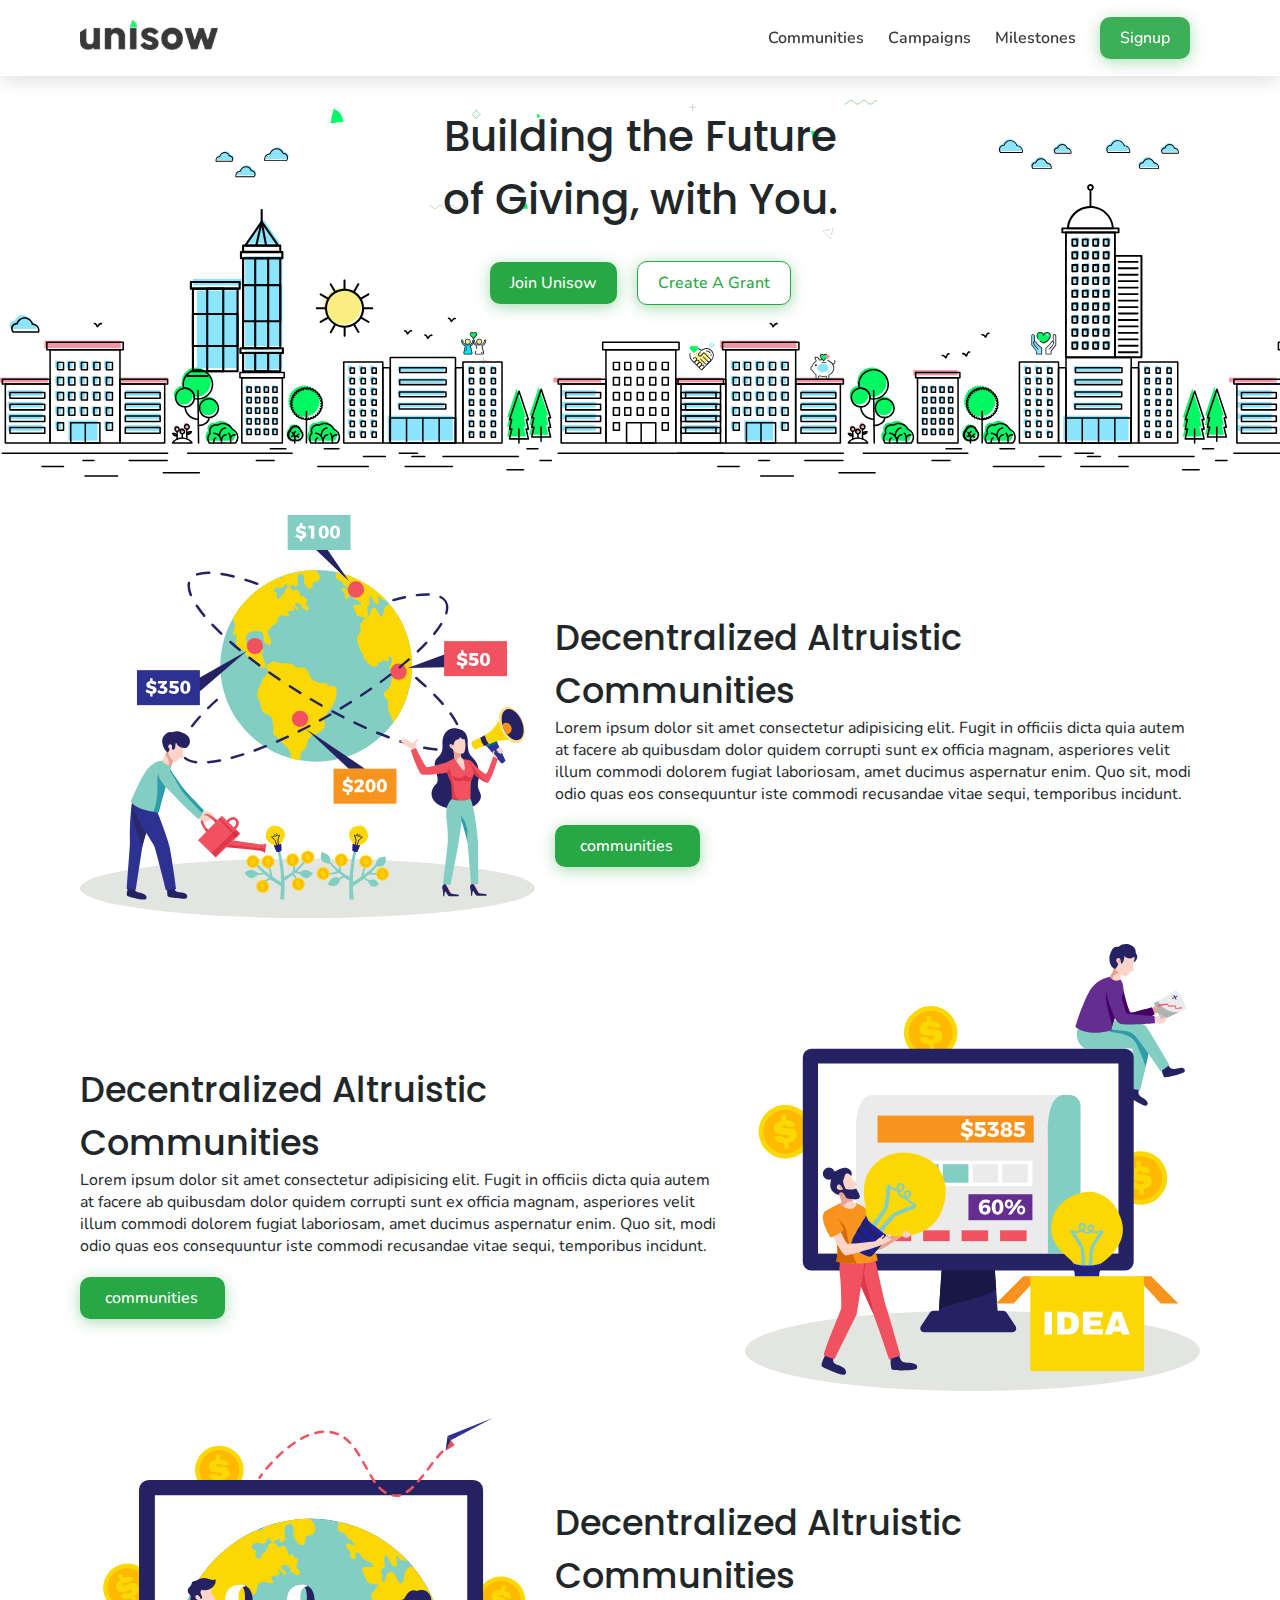
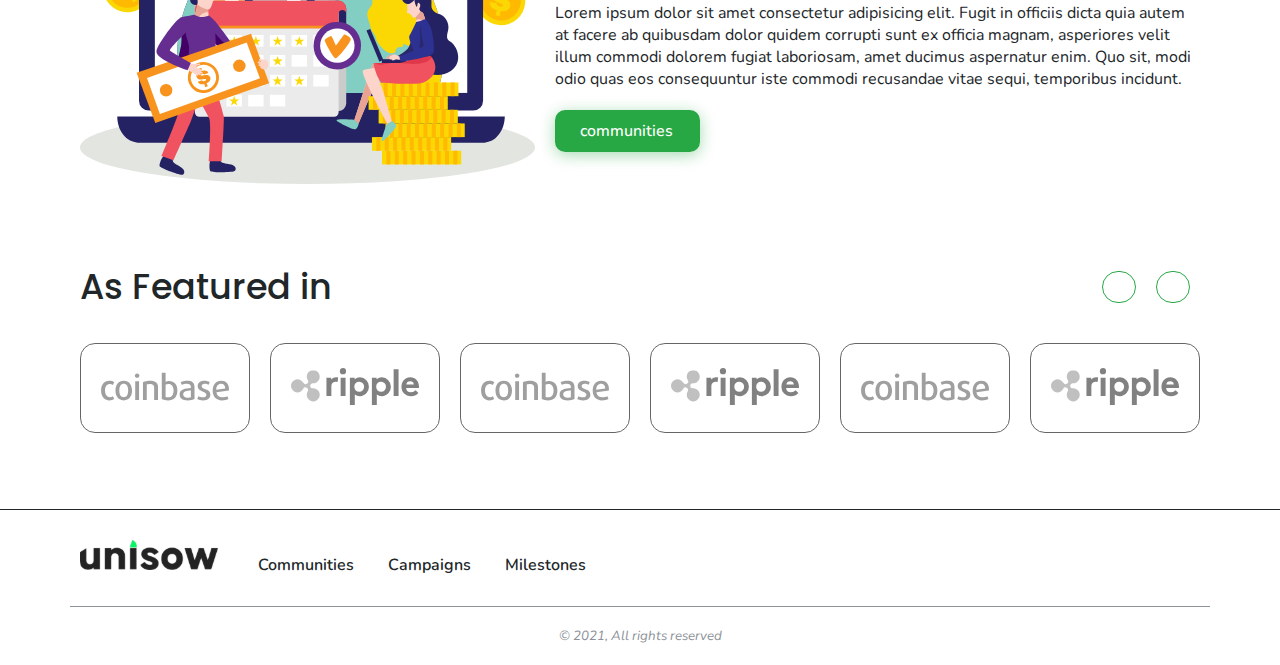
<file: unisow/index.html>
<!DOCTYPE html>
<html lang="en">
  <head>
    <meta charset="UTF-8" />
    <meta http-equiv="X-UA-Compatible" content="IE=edge" />
    <meta name="viewport" content="width=device-width, initial-scale=1.0" />
    <link rel="icon" type="image/png" href="./image/logo/favicon-32x.png">
    <!-- 
     ___     __    __ 
    / _ \    | |   | |
   / /_\ \___| |__ | | ____ _ _ __
   |  _  / __| '_ \| |/ / _` | '_ \
   | | | \__ \ | | |   < (_| | | | |
   \_| |_/___/_| |_|_|\_\__,_|_| |_|
  -->
    <link rel="preconnect" href="https://fonts.googleapis.com" />
    <link rel="preconnect" href="https://fonts.gstatic.com" crossorigin />
    <link
      href="https://fonts.googleapis.com/css2?family=Poppins:ital,wght@0,400;0,500;0,600;1,400;1,500;1,600&display=swap"
      rel="stylesheet"
    />
    <link
      href="https://fonts.googleapis.com/css2?family=Nunito:ital@0;1&display=swap"
      rel="stylesheet"
    />

    <link
      rel="stylesheet"
      href="https://cdnjs.cloudflare.com/ajax/libs/font-awesome/5.15.3/css/all.min.css"
      integrity="sha512-iBBXm8fW90+nuLcSKlbmrPcLa0OT92xO1BIsZ+ywDWZCvqsWgccV3gFoRBv0z+8dLJgyAHIhR35VZc2oM/gI1w=="
      crossorigin="anonymous"
      referrerpolicy="no-referrer"
    />

    <link rel="stylesheet" href="./css/style.css" />

    <title>Unisow | Building the Future of Giving, with You</title>
  </head>
  <body>
    <header>
      <div class="container s:container m:container l:container xl:container">
        <div class="row">
          <div class="xl:col-2 l:col-3 m:col-3 s:col-5 col-5">
            <img
              src="./image/logo/main-logo-unisow.svg"
              alt="Unisow, a new crowdfunding website"
            />
          </div>
          <div class="xl:col-10 l:col-9 m:col-9 s:col-7 col-7">
            <input type="checkbox" id="nav-toggle" class="nav-toggle" />
            <label for="nav-toggle" class="nav-toggle-label"><span></span></label>
            <nav>
              <ul>
                <li><a href="./communities.html">Communities</a></li>
                <li><a href="#campaigns">Campaigns</a></li>
                <li><a href="#milestones">Milestones</a></li>
                <li><a class="btn btn--primary" href="#signup">Signup</a></li>
              </ul>
            </nav>
          </div>
        </div>
      </div>
    </header>

    <section class="hero">
      <!-- <img src="./image/hero-banner.svg" alt=""> -->
      <div class="svg-container">
        <svg
          xmlns="http://www.w3.org/2000/svg"
          xmlns:xlink="http://www.w3.org/1999/xlink"
          version="1.1"
          id="hero-banner"
          x="0px"
          y="0px"
          viewBox="0 0 2243.9 603.7"
          style="enable-background: new 0 0 2243.9 603.7"
          xml:space="preserve"
        >
          <style type="text/css">
            .st0 {
              fill: #8ce5ff;
            }
            .st1 {
              fill: #f295a3;
            }
            .st2 {
              fill: #00f963;
            }
            .st3 {
              fill: #faee82;
            }
            .st4 {
              fill: #ffffff;
            }
            .st5 {
              fill: #212529;
            }
            .st6 {
              fill: #00e7ff;
            }

            .st7 {
              opacity: 0.5;
              fill: none;
              stroke: #28a745;
              stroke-width: 1.5;
              stroke-linecap: round;
              stroke-linejoin: round;
              stroke-miterlimit: 10;
              enable-background: new;
            }

            .st8 {
              opacity: 0.2;
              fill: none;
              stroke: #232323;
              stroke-width: 1.5;
              stroke-linecap: round;
              stroke-linejoin: round;
              stroke-miterlimit: 10;
              enable-background: new;
            }
            .st9 {
              opacity: 0.2;
            }
            .st10 {
              fill: none;
              stroke: #232323;
              stroke-width: 1.5;
              stroke-linecap: round;
              stroke-linejoin: round;
            }
            .st11 {
              fill: none;
              stroke: #232323;
              stroke-width: 1.5;
              stroke-linecap: round;
              stroke-linejoin: round;
              stroke-dasharray: 13.28, 13.28;
            }
            .st12 {
              opacity: 0.1;
              fill: #232323;
            }
            .st13 {
              opacity: 0.2;
              fill: #231f20;
            }
            .st14 {
              fill: #01f965;
            }
          </style>
          <g id="city" transform="translate(620.615)">
            <g id="Group_3657" transform="translate(4716 1556.596)">
              <rect
                id="Rectangle_3365"
                x="-3615.9"
                y="-1130"
                class="st0"
                width="74.6"
                height="7.6"
              />
              <rect
                id="Rectangle_3366"
                x="-3616.1"
                y="-1110.5"
                class="st0"
                width="74.6"
                height="7.6"
              />
              <rect
                id="Rectangle_3367"
                x="-3616.3"
                y="-1091"
                class="st0"
                width="74.6"
                height="7.6"
              />
              <rect
                id="Rectangle_3368"
                x="-3616.5"
                y="-1071.6"
                class="st0"
                width="74.6"
                height="7.6"
              />
              <rect
                id="Rectangle_3369"
                x="-3632.3"
                y="-1050.6"
                class="st0"
                width="104.5"
                height="39.9"
              />
              <rect
                id="Rectangle_3370"
                x="-3660.4"
                y="-1131"
                class="st0"
                width="6.6"
                height="8.4"
              />
              <rect
                id="Rectangle_3371"
                x="-3660.4"
                y="-1113.9"
                class="st0"
                width="6.6"
                height="8.4"
              />
              <rect
                id="Rectangle_3372"
                x="-3660.4"
                y="-1096.8"
                class="st0"
                width="6.6"
                height="8.4"
              />
              <rect
                id="Rectangle_3373"
                x="-3660.4"
                y="-1079.7"
                class="st0"
                width="6.6"
                height="8.4"
              />
              <rect
                id="Rectangle_3374"
                x="-3660.4"
                y="-1062.5"
                class="st0"
                width="6.6"
                height="8.4"
              />
              <rect
                id="Rectangle_3375"
                x="-3660.4"
                y="-1045.4"
                class="st0"
                width="6.6"
                height="8.4"
              />
              <rect
                id="Rectangle_3376"
                x="-3660.4"
                y="-1028.3"
                class="st0"
                width="6.6"
                height="8.4"
              />
              <rect
                id="Rectangle_3377"
                x="-3678.3"
                y="-1131"
                class="st0"
                width="6.6"
                height="8.4"
              />
              <rect
                id="Rectangle_3378"
                x="-3678.3"
                y="-1113.9"
                class="st0"
                width="6.6"
                height="8.4"
              />
              <rect
                id="Rectangle_3379"
                x="-3678.3"
                y="-1096.8"
                class="st0"
                width="6.6"
                height="8.4"
              />
              <rect
                id="Rectangle_3380"
                x="-3678.3"
                y="-1079.7"
                class="st0"
                width="6.6"
                height="8.4"
              />
              <rect
                id="Rectangle_3381"
                x="-3678.3"
                y="-1062.5"
                class="st0"
                width="6.6"
                height="8.4"
              />
              <rect
                id="Rectangle_3382"
                x="-3678.3"
                y="-1045.4"
                class="st0"
                width="6.6"
                height="8.4"
              />
              <rect
                id="Rectangle_3383"
                x="-3678.3"
                y="-1028.3"
                class="st0"
                width="6.6"
                height="8.4"
              />
              <rect
                id="Rectangle_3384"
                x="-3696.1"
                y="-1131"
                class="st0"
                width="6.6"
                height="8.4"
              />
              <rect
                id="Rectangle_3385"
                x="-3696.1"
                y="-1113.9"
                class="st0"
                width="6.6"
                height="8.4"
              />
              <rect
                id="Rectangle_3386"
                x="-3696.1"
                y="-1096.8"
                class="st0"
                width="6.6"
                height="8.4"
              />
              <rect
                id="Rectangle_3387"
                x="-3696.1"
                y="-1079.6"
                class="st0"
                width="6.6"
                height="8.4"
              />
              <rect
                id="Rectangle_3388"
                x="-3696.1"
                y="-1062.5"
                class="st0"
                width="6.6"
                height="8.4"
              />
              <rect
                id="Rectangle_3389"
                x="-3696.1"
                y="-1045.4"
                class="st0"
                width="6.6"
                height="8.4"
              />
              <rect
                id="Rectangle_3390"
                x="-3696.1"
                y="-1028.3"
                class="st0"
                width="6.6"
                height="8.4"
              />
              <rect
                id="Rectangle_3391"
                x="-3467.3"
                y="-1130.5"
                class="st0"
                width="6.6"
                height="8.4"
              />
              <rect
                id="Rectangle_3392"
                x="-3467.3"
                y="-1113.4"
                class="st0"
                width="6.6"
                height="8.4"
              />
              <rect
                id="Rectangle_3393"
                x="-3467.3"
                y="-1096.2"
                class="st0"
                width="6.6"
                height="8.4"
              />
              <rect
                id="Rectangle_3394"
                x="-3467.3"
                y="-1079.1"
                class="st0"
                width="6.6"
                height="8.4"
              />
              <rect
                id="Rectangle_3395"
                x="-3467.3"
                y="-1062"
                class="st0"
                width="6.6"
                height="8.4"
              />
              <rect
                id="Rectangle_3396"
                x="-3467.3"
                y="-1044.9"
                class="st0"
                width="6.6"
                height="8.4"
              />
              <rect
                id="Rectangle_3397"
                x="-3467.3"
                y="-1027.8"
                class="st0"
                width="6.6"
                height="8.4"
              />
              <rect
                id="Rectangle_3398"
                x="-3485.2"
                y="-1130.5"
                class="st0"
                width="6.6"
                height="8.4"
              />
              <rect
                id="Rectangle_3399"
                x="-3485.2"
                y="-1113.3"
                class="st0"
                width="6.6"
                height="8.4"
              />
              <rect
                id="Rectangle_3400"
                x="-3485.2"
                y="-1096.2"
                class="st0"
                width="6.6"
                height="8.4"
              />
              <rect
                id="Rectangle_3401"
                x="-3485.2"
                y="-1079.1"
                class="st0"
                width="6.6"
                height="8.4"
              />
              <rect
                id="Rectangle_3402"
                x="-3485.2"
                y="-1062"
                class="st0"
                width="6.6"
                height="8.4"
              />
              <rect
                id="Rectangle_3403"
                x="-3485.2"
                y="-1044.9"
                class="st0"
                width="6.6"
                height="8.4"
              />
              <rect
                id="Rectangle_3404"
                x="-3485.2"
                y="-1027.8"
                class="st0"
                width="6.6"
                height="8.4"
              />
              <rect
                id="Rectangle_3405"
                x="-3503.1"
                y="-1130.5"
                class="st0"
                width="6.6"
                height="8.4"
              />
              <rect
                id="Rectangle_3406"
                x="-3503.1"
                y="-1113.3"
                class="st0"
                width="6.6"
                height="8.4"
              />
              <rect
                id="Rectangle_3407"
                x="-3503.1"
                y="-1096.2"
                class="st0"
                width="6.6"
                height="8.4"
              />
              <rect
                id="Rectangle_3408"
                x="-3503.1"
                y="-1079.1"
                class="st0"
                width="6.6"
                height="8.4"
              />
              <rect
                id="Rectangle_3409"
                x="-3503.1"
                y="-1062"
                class="st0"
                width="6.6"
                height="8.4"
              />
              <rect
                id="Rectangle_3410"
                x="-3503.1"
                y="-1044.9"
                class="st0"
                width="6.6"
                height="8.4"
              />
              <rect
                id="Rectangle_3411"
                x="-3503.1"
                y="-1027.8"
                class="st0"
                width="6.6"
                height="8.4"
              />
              <rect
                id="Rectangle_3412"
                x="-3872.9"
                y="-1123.7"
                class="st1"
                width="71"
                height="8.4"
              />
              <rect
                id="Rectangle_3413"
                x="-3818.1"
                y="-1099.2"
                class="st0"
                width="6.6"
                height="8.4"
              />
              <rect
                id="Rectangle_3414"
                x="-3832.2"
                y="-1099.2"
                class="st0"
                width="6.6"
                height="8.4"
              />
              <rect
                id="Rectangle_3415"
                x="-3846.3"
                y="-1099.2"
                class="st0"
                width="6.6"
                height="8.4"
              />
              <rect
                id="Rectangle_3416"
                x="-3860.4"
                y="-1099.2"
                class="st0"
                width="6.6"
                height="8.4"
              />
              <rect
                id="Rectangle_3417"
                x="-3818.1"
                y="-1082.2"
                class="st0"
                width="6.6"
                height="8.4"
              />
              <rect
                id="Rectangle_3418"
                x="-3832.2"
                y="-1082.2"
                class="st0"
                width="6.6"
                height="8.4"
              />
              <rect
                id="Rectangle_3419"
                x="-3846.3"
                y="-1082.2"
                class="st0"
                width="6.6"
                height="8.4"
              />
              <rect
                id="Rectangle_3420"
                x="-3860.4"
                y="-1082.2"
                class="st0"
                width="6.6"
                height="8.4"
              />
              <rect
                id="Rectangle_3421"
                x="-3818.1"
                y="-1065.3"
                class="st0"
                width="6.6"
                height="8.4"
              />
              <rect
                id="Rectangle_3422"
                x="-3832.2"
                y="-1065.3"
                class="st0"
                width="6.6"
                height="8.4"
              />
              <rect
                id="Rectangle_3423"
                x="-3846.3"
                y="-1065.3"
                class="st0"
                width="6.6"
                height="8.4"
              />
              <rect
                id="Rectangle_3424"
                x="-3860.4"
                y="-1065.3"
                class="st0"
                width="6.6"
                height="8.4"
              />
              <rect
                id="Rectangle_3425"
                x="-3818.1"
                y="-1048.3"
                class="st0"
                width="6.6"
                height="8.4"
              />
              <rect
                id="Rectangle_3426"
                x="-3832.2"
                y="-1048.3"
                class="st0"
                width="6.6"
                height="8.4"
              />
              <rect
                id="Rectangle_3427"
                x="-3846.3"
                y="-1048.3"
                class="st0"
                width="6.6"
                height="8.4"
              />
              <rect
                id="Rectangle_3428"
                x="-3860.4"
                y="-1048.3"
                class="st0"
                width="6.6"
                height="8.4"
              />
              <rect
                id="Rectangle_3429"
                x="-3818.1"
                y="-1031.4"
                class="st0"
                width="6.6"
                height="8.4"
              />
              <rect
                id="Rectangle_3430"
                x="-3832.2"
                y="-1031.4"
                class="st0"
                width="6.6"
                height="8.4"
              />
              <rect
                id="Rectangle_3431"
                x="-3846.3"
                y="-1031.4"
                class="st0"
                width="6.6"
                height="8.4"
              />
              <rect
                id="Rectangle_3432"
                x="-3860.4"
                y="-1031.4"
                class="st0"
                width="6.6"
                height="8.4"
              />
              <rect
                id="Rectangle_3433"
                x="-4182.3"
                y="-1170.9"
                class="st1"
                width="122.4"
                height="12"
              />
              <rect
                id="Rectangle_3434"
                x="-4086.7"
                y="-1138.6"
                class="st0"
                width="9.6"
                height="12"
              />
              <rect
                id="Rectangle_3435"
                x="-4086.7"
                y="-1114.4"
                class="st0"
                width="9.6"
                height="12"
              />
              <rect
                id="Rectangle_3436"
                x="-4086.7"
                y="-1090.2"
                class="st0"
                width="9.6"
                height="12"
              />
              <rect
                id="Rectangle_3437"
                x="-4086.7"
                y="-1065.9"
                class="st0"
                width="9.6"
                height="12"
              />
              <rect
                id="Rectangle_3438"
                x="-4086.7"
                y="-1041.7"
                class="st0"
                width="9.6"
                height="12"
              />
              <rect
                id="Rectangle_3439"
                x="-4106.8"
                y="-1138.6"
                class="st0"
                width="9.6"
                height="12"
              />
              <rect
                id="Rectangle_3440"
                x="-4106.8"
                y="-1114.4"
                class="st0"
                width="9.6"
                height="12"
              />
              <rect
                id="Rectangle_3441"
                x="-4106.8"
                y="-1090.2"
                class="st0"
                width="9.6"
                height="12"
              />
              <rect
                id="Rectangle_3442"
                x="-4106.8"
                y="-1065.9"
                class="st0"
                width="9.6"
                height="12"
              />
              <rect
                id="Rectangle_3443"
                x="-4126.9"
                y="-1138.6"
                class="st0"
                width="9.6"
                height="12"
              />
              <rect
                id="Rectangle_3444"
                x="-4126.9"
                y="-1114.4"
                class="st0"
                width="9.6"
                height="12"
              />
              <rect
                id="Rectangle_3445"
                x="-4126.9"
                y="-1090.2"
                class="st0"
                width="9.6"
                height="12"
              />
              <rect
                id="Rectangle_3446"
                x="-4126.9"
                y="-1065.9"
                class="st0"
                width="9.6"
                height="12"
              />
              <rect
                id="Rectangle_3447"
                x="-4146.9"
                y="-1138.6"
                class="st0"
                width="9.6"
                height="12"
              />
              <rect
                id="Rectangle_3448"
                x="-4146.9"
                y="-1114.4"
                class="st0"
                width="9.6"
                height="12"
              />
              <rect
                id="Rectangle_3449"
                x="-4146.9"
                y="-1090.2"
                class="st0"
                width="9.6"
                height="12"
              />
              <rect
                id="Rectangle_3450"
                x="-4146.9"
                y="-1065.9"
                class="st0"
                width="9.6"
                height="12"
              />
              <rect
                id="Rectangle_3451"
                x="-4165.1"
                y="-1138.6"
                class="st0"
                width="9.6"
                height="12"
              />
              <rect
                id="Rectangle_3452"
                x="-4165.1"
                y="-1114.4"
                class="st0"
                width="9.6"
                height="12"
              />
              <rect
                id="Rectangle_3453"
                x="-4165.1"
                y="-1090.2"
                class="st0"
                width="9.6"
                height="12"
              />
              <rect
                id="Rectangle_3454"
                x="-4165.1"
                y="-1065.9"
                class="st0"
                width="9.6"
                height="12"
              />
              <rect
                id="Rectangle_3455"
                x="-4165.1"
                y="-1041.7"
                class="st0"
                width="9.6"
                height="12"
              />
              <rect
                id="Rectangle_3456"
                x="-4144"
                y="-1042.9"
                class="st0"
                width="46.8"
                height="32.3"
              />
              <rect
                id="Rectangle_3457"
                x="-4253.6"
                y="-1111.6"
                class="st1"
                width="76.5"
                height="7.7"
              />
              <rect
                id="Rectangle_3458"
                x="-4241.5"
                y="-1091.4"
                class="st0"
                width="55.9"
                height="9.1"
              />
              <rect
                id="Rectangle_3459"
                x="-4241.5"
                y="-1072.7"
                class="st0"
                width="55.9"
                height="9.1"
              />
              <rect
                id="Rectangle_3460"
                x="-4241.5"
                y="-1054"
                class="st0"
                width="55.9"
                height="9.1"
              />
              <rect
                id="Rectangle_3461"
                x="-4241.5"
                y="-1035.4"
                class="st0"
                width="55.9"
                height="9.1"
              />
              <rect
                id="Rectangle_3462"
                x="-3366.6"
                y="-1111.6"
                class="st1"
                width="76.5"
                height="7.7"
              />
              <rect
                id="Rectangle_3463"
                x="-3354.6"
                y="-1091.4"
                class="st0"
                width="55.9"
                height="9.1"
              />
              <rect
                id="Rectangle_3464"
                x="-3354.6"
                y="-1072.7"
                class="st0"
                width="55.9"
                height="9.1"
              />
              <rect
                id="Rectangle_3465"
                x="-3354.6"
                y="-1054"
                class="st0"
                width="55.9"
                height="9.1"
              />
              <rect
                id="Rectangle_3466"
                x="-3354.6"
                y="-1035.4"
                class="st0"
                width="55.9"
                height="9.1"
              />
              <rect
                id="Rectangle_3467"
                x="-4061.3"
                y="-1111.6"
                class="st1"
                width="76.5"
                height="7.7"
              />
              <rect
                id="Rectangle_3468"
                x="-4052.7"
                y="-1091.4"
                class="st0"
                width="55.9"
                height="9.1"
              />
              <rect
                id="Rectangle_3469"
                x="-4052.7"
                y="-1072.7"
                class="st0"
                width="55.9"
                height="9.1"
              />
              <rect
                id="Rectangle_3470"
                x="-4052.7"
                y="-1054"
                class="st0"
                width="55.9"
                height="9.1"
              />
              <rect
                id="Rectangle_3471"
                x="-4052.7"
                y="-1035.4"
                class="st0"
                width="55.9"
                height="9.1"
              />
              <path
                id="Path_8239"
                class="st2"
                d="M-3974.8-1083.4c0.1,8.3,6.9,14.9,15.2,14.8c8.3-0.1,14.9-6.9,14.8-15.2    c-0.1-8.3-6.9-14.9-15.2-14.8c0,0,0,0,0,0C-3968.3-1098.5-3974.9-1091.7-3974.8-1083.4z"
              />
              <path
                id="Path_8240"
                class="st2"
                d="M-3944.5-1083.7c-0.1-8.3-6.9-14.9-15.2-14.8c0,0,0,0,0,0c-0.6,0-1.3,0.1-1.9,0.2    c-3.4-12.5,3.9-25.4,16.4-28.8c12.5-3.4,25.4,3.9,28.8,16.4c3.4,12.5-3.9,25.4-16.4,28.8c-3.9,1.1-8,1.1-11.9,0.1    C-3944.5-1082.5-3944.5-1083.1-3944.5-1083.7z"
              />
              <path
                id="Path_8241"
                class="st2"
                d="M-3935.5-1066.2c0.1,8.3,6.9,14.9,15.2,14.8c8.3-0.1,14.9-6.9,14.8-15.2    c-0.1-8.3-6.9-14.9-15.2-14.8l0,0C-3929-1081.3-3935.6-1074.5-3935.5-1066.2z"
              />
              <path
                id="Path_8242"
                class="st2"
                d="M-3742.6-1073.4c0,0-0.1,0-0.1,0v0c0-0.2,0-0.3,0-0.5c0,0,0.1,0,0.1,0c1,0,1.8-0.8,1.8-1.9    c0-0.1,0-0.1,0-0.2c0-0.5-0.3-1-0.7-1.3c-0.4-0.3-0.9-0.4-1.4-0.3c-0.1,0-0.1,0-0.2,0c0-0.2-0.1-0.3-0.1-0.5c0.1,0,0.1,0,0.2,0    c1-0.2,1.6-1.1,1.4-2.1c0-0.1,0-0.1,0-0.2c-0.1-0.3-0.2-0.5-0.4-0.7c-0.2-0.2-0.4-0.4-0.6-0.5c-0.4-0.2-1-0.3-1.4-0.1    c-0.1,0-0.1,0.1-0.2,0.1c-0.1-0.2-0.1-0.3-0.2-0.5c0.1,0,0.2,0,0.2-0.1c0.5-0.2,0.8-0.5,1-1c0.4-1-0.1-2.1-1.1-2.5c0,0,0,0-0.1,0    c-0.5-0.1-1-0.1-1.4,0.2c-0.1,0-0.2,0.1-0.2,0.2c-0.1-0.2-0.2-0.3-0.3-0.5c0.1,0,0.2-0.1,0.3-0.1c0.4-0.3,0.7-0.7,0.8-1.2    c0.1-0.5,0-1.1-0.3-1.5c-0.3-0.4-0.8-0.7-1.3-0.8c-0.5-0.1-1,0.1-1.4,0.4c-0.1,0.1-0.2,0.2-0.2,0.2c-0.1-0.1-0.2-0.3-0.4-0.4    c0.1-0.1,0.2-0.1,0.3-0.2c0.4-0.3,0.6-0.8,0.6-1.3c0-1.1-0.9-1.9-2-1.9c0,0,0,0-0.1,0c-0.5,0-1,0.3-1.3,0.7    c-0.1,0.1-0.1,0.2-0.2,0.3c-0.1-0.1-0.3-0.2-0.4-0.3c0.1-0.1,0.2-0.2,0.3-0.3c0.3-0.4,0.4-0.9,0.4-1.4c-0.1-0.5-0.4-1-0.8-1.3    c-0.8-0.6-2-0.4-2.5,0.4c0,0.1-0.1,0.1-0.1,0.2c-0.1,0.1-0.1,0.2-0.2,0.4c-0.2-0.1-0.3-0.2-0.5-0.3c0.1-0.1,0.2-0.2,0.2-0.3    c0.5-0.9,0.1-2-0.8-2.5c-0.1,0-0.1-0.1-0.2-0.1c-0.5-0.2-1-0.2-1.5,0c-0.5,0.2-0.8,0.6-1,1.1c0,0.1-0.1,0.3-0.1,0.4    c-0.2-0.1-0.4-0.1-0.6-0.2c0.1-0.1,0.1-0.3,0.2-0.4c0.2-0.5,0.1-1-0.2-1.4c-0.1-0.2-0.3-0.4-0.5-0.6c-0.2-0.2-0.5-0.3-0.7-0.3    c-0.5-0.1-1.1,0-1.5,0.3c-0.4,0.3-0.7,0.7-0.8,1.2c0,0.2,0,0.3,0,0.5c-0.2,0-0.4-0.1-0.6-0.1c0.1-0.2,0.1-0.3,0.1-0.5    c0.1-0.5-0.1-1-0.4-1.4c-0.3-0.4-0.8-0.6-1.4-0.6c-1-0.1-1.9,0.7-1.9,1.7c0,0.1,0,0.1,0,0.2c0,0.2,0,0.3,0.1,0.5    c-0.2,0-0.4,0-0.6,0c0-0.2,0.1-0.3,0-0.5c0-0.5-0.3-1-0.6-1.3c-0.2-0.2-0.4-0.3-0.7-0.4c-0.3-0.1-0.5-0.1-0.8,0    c-0.5,0.1-1,0.3-1.3,0.8c-0.3,0.4-0.4,0.9-0.3,1.4c0,0.2,0.1,0.3,0.2,0.5c-0.2,0-0.4,0.1-0.6,0.1c0-0.2,0-0.4,0-0.5    c-0.1-0.5-0.4-0.9-0.9-1.2c-0.5-0.2-1-0.3-1.5-0.1c-0.5,0.2-0.9,0.5-1.1,1c-0.2,0.5-0.2,1,0,1.4c0.1,0.2,0.2,0.3,0.3,0.5    c-0.2,0.1-0.4,0.2-0.6,0.3c0-0.2-0.1-0.3-0.1-0.5c-0.2-0.5-0.6-0.8-1.1-1c-0.5-0.2-1-0.1-1.5,0.1c-0.5,0.3-0.8,0.7-0.9,1.2    c-0.1,0.5,0,1,0.2,1.4c0.1,0.1,0.2,0.3,0.4,0.4c-0.2,0.1-0.4,0.2-0.5,0.3c-0.1-0.2-0.1-0.3-0.2-0.5c-0.3-0.4-0.7-0.7-1.2-0.8    c-0.3,0-0.5,0-0.8,0c-0.3,0.1-0.5,0.2-0.7,0.4c-0.8,0.6-1,1.7-0.4,2.6c0,0.1,0.1,0.1,0.1,0.1c0.1,0.1,0.3,0.2,0.4,0.3    c-0.2,0.1-0.3,0.3-0.5,0.4c-0.1-0.2-0.2-0.3-0.3-0.4c-0.7-0.7-1.9-0.7-2.6,0c0,0-0.1,0.1-0.1,0.1c-0.2,0.2-0.3,0.4-0.4,0.7    c-0.1,0.2-0.1,0.5-0.1,0.8c0,0.5,0.3,1,0.7,1.3c0.1,0.1,0.3,0.2,0.4,0.2c-0.1,0.2-0.2,0.3-0.4,0.5c-0.1-0.1-0.2-0.2-0.4-0.3    c-0.4-0.3-0.9-0.4-1.4-0.3c-0.5,0.1-1,0.4-1.2,0.9c-0.5,0.9-0.3,2,0.6,2.5c0.1,0,0.1,0.1,0.2,0.1c0.1,0.1,0.3,0.1,0.4,0.1    c-0.1,0.2-0.2,0.4-0.3,0.5c-0.1-0.1-0.3-0.2-0.4-0.3c-0.9-0.4-2,0-2.4,0.9c0,0.1,0,0.1-0.1,0.2c-0.2,0.5-0.2,1,0.1,1.5    c0.2,0.5,0.6,0.8,1.1,0.9c0.1,0,0.3,0.1,0.4,0.1c-0.1,0.2-0.1,0.4-0.2,0.6c-0.1-0.1-0.3-0.1-0.4-0.2c-0.5-0.1-1-0.1-1.4,0.2    c-0.9,0.6-1.1,1.8-0.5,2.7c0,0,0,0,0,0c0.3,0.4,0.8,0.7,1.3,0.7c0.1,0,0.3,0,0.4,0c0,0.2,0,0.4-0.1,0.6c-0.1,0-0.3-0.1-0.4-0.1    c-0.5,0-1,0.1-1.4,0.5c-0.8,0.7-0.8,2,0,2.7c0,0,0,0,0,0c0.4,0.3,0.9,0.5,1.4,0.5c0.1,0,0.2,0,0.3-0.1c0,0.2,0,0.4,0,0.6    c-0.1,0-0.2,0-0.4,0c-0.5,0-1,0.3-1.3,0.7c-0.3,0.4-0.4,1-0.3,1.5c0.1,0.5,0.4,1,0.8,1.3c0.4,0.3,0.9,0.4,1.4,0.2    c0.1,0,0.2-0.1,0.3-0.1c0,0.2,0.1,0.3,0.1,0.5c-0.1,0-0.2,0-0.3,0.1c-0.5,0.1-0.9,0.5-1.1,0.9c-0.2,0.5-0.2,1-0.1,1.5    c0.3,1,1.4,1.5,2.3,1.1c0.1,0,0.1,0,0.2-0.1c0.1,0,0.1-0.1,0.2-0.1c0.1,0.2,0.1,0.3,0.2,0.5c-0.1,0-0.2,0.1-0.2,0.1    c-0.9,0.5-1.3,1.5-0.8,2.4c0,0.1,0.1,0.1,0.1,0.2c0.3,0.5,0.7,0.8,1.2,0.9c0.5,0.1,1,0,1.4-0.3c0.1,0,0.1-0.1,0.2-0.1    c0.1,0.1,0.2,0.3,0.3,0.4c-0.1,0-0.1,0.1-0.2,0.1c-0.4,0.3-0.7,0.8-0.7,1.3c0,0.3,0,0.5,0.1,0.8c0.1,0.3,0.2,0.5,0.4,0.7    c0.6,0.8,1.8,0.9,2.6,0.2c0,0,0.1-0.1,0.1-0.1c0,0,0.1-0.1,0.1-0.1c0.1,0.1,0.3,0.2,0.4,0.4c0,0-0.1,0.1-0.1,0.1    c-0.7,0.7-0.6,1.9,0.1,2.6c0,0,0.1,0.1,0.2,0.1c0.2,0.2,0.4,0.3,0.7,0.4c0.2,0.1,0.5,0.1,0.8,0c0.5-0.1,0.9-0.3,1.2-0.8    c0,0,0-0.1,0.1-0.1c0.1,0.1,0.3,0.2,0.4,0.3c0,0,0,0.1-0.1,0.1c-0.3,0.4-0.4,0.9-0.2,1.4c0.3,1,1.4,1.6,2.4,1.3c0,0,0,0,0.1,0    c0.5-0.2,0.9-0.5,1.1-1c0,0,0,0,0-0.1c0.2,0.1,0.3,0.1,0.5,0.2c0,0,0,0,0,0.1c-0.2,0.5-0.2,1,0,1.4c0.2,0.5,0.6,0.8,1.1,1    c0.5,0.2,1,0.1,1.5-0.1c0.4-0.2,0.8-0.7,0.9-1.2l0,0c0.2,0,0.3,0.1,0.5,0.1l0,0c-0.1,0.5,0,1,0.3,1.4c0.3,0.4,0.8,0.7,1.3,0.8    c0.3,0,0.5,0,0.8,0c0.2-0.1,0.5-0.2,0.7-0.4c0.4-0.3,0.6-0.8,0.6-1.3v0c0.2,0,0.3,0,0.5,0v0c0,1,0.8,1.9,1.8,1.9    c0.1,0,0.1,0,0.2,0c0.5,0,1-0.3,1.4-0.6c0.3-0.4,0.5-0.9,0.4-1.4c0.2,0,0.3,0,0.5-0.1c0.1,0.5,0.3,0.9,0.8,1.2    c0.4,0.3,1,0.4,1.5,0.3c0.3-0.1,0.5-0.2,0.7-0.3c0.2-0.2,0.4-0.3,0.5-0.6c0.3-0.4,0.3-0.9,0.2-1.4c0.2,0,0.3-0.1,0.5-0.2    c0.2,0.5,0.5,0.9,1,1.1c0.5,0.2,1,0.2,1.5,0c0.9-0.4,1.4-1.4,1-2.4c0,0,0-0.1-0.1-0.1c0.1-0.1,0.3-0.2,0.4-0.2    c0.5,0.9,1.6,1.2,2.5,0.7c0,0,0.1-0.1,0.1-0.1c0.4-0.3,0.7-0.7,0.8-1.3c0.1-0.5,0-1-0.4-1.4c0.1-0.1,0.3-0.2,0.4-0.3    c0.3,0.4,0.8,0.6,1.3,0.6c1.1,0,2-0.8,2-1.9c0,0,0,0,0-0.1c0-0.5-0.2-1-0.6-1.3l0,0c0.1-0.1,0.2-0.2,0.3-0.4l0,0    c0.4,0.3,0.9,0.5,1.4,0.4c0.5-0.1,1-0.4,1.3-0.8c0.3-0.4,0.4-1,0.3-1.5c-0.1-0.5-0.4-0.9-0.8-1.2l0,0c0.1-0.1,0.2-0.3,0.2-0.4l0,0    c0.4,0.3,1,0.3,1.4,0.2c1-0.3,1.6-1.4,1.2-2.4c0,0,0,0,0-0.1c-0.2-0.5-0.6-0.8-1-1c0,0,0,0-0.1,0c0.1-0.2,0.1-0.3,0.2-0.5    c0,0,0,0,0.1,0c0.5,0.2,1,0.1,1.4-0.1c0.2-0.1,0.4-0.3,0.6-0.5c0.2-0.2,0.3-0.5,0.4-0.7c0.3-1-0.2-2-1.2-2.3c-0.1,0-0.1,0-0.2,0    c0,0-0.1,0-0.1,0c0-0.2,0.1-0.3,0.1-0.5c0,0,0.1,0,0.1,0c0.5,0.1,1,0,1.4-0.3c0.4-0.3,0.7-0.8,0.7-1.3c0.1-1-0.6-1.9-1.6-2    C-3742.5-1073.4-3742.6-1073.4-3742.6-1073.4z"
              />
              <path
                id="Path_8243"
                class="st2"
                d="M-3413.9-1048.1h3.3l-15.1-45.7l-15.1,45.7h3.3l-3.3,15.3h3.6l-3.6,15.6h30.2l-3.6-15.6h3.6    L-3413.9-1048.1z"
              />
              <path
                id="Path_8244"
                class="st2"
                d="M-3378.3-1051h3.3l-15.1-45.6l-15.1,45.6h3.3l-3.3,15.3h3.6l-3.6,15.6h30.2l-3.6-15.6h3.6    L-3378.3-1051z"
              />
              <path
                id="Path_8245"
                class="st2"
                d="M-3922-1010.6h41.9c5.2-5.6,4.8-14.3-0.7-19.4c-1.2-1.1-2.7-2-4.2-2.7    c-3.8-8.1-13.5-11.5-21.5-7.7c-0.8,0.4-1.6,0.8-2.4,1.4c-5-1.5-10.4,1.4-11.9,6.4c-0.6,2.1-0.5,4.4,0.3,6.4    C-3924.6-1022.1-3925.3-1015.5-3922-1010.6L-3922-1010.6z"
              />
              <path
                id="Path_8246"
                class="st2"
                d="M-3759-1010.6h41.9c5.2-5.6,4.8-14.3-0.7-19.4c-1.2-1.1-2.7-2-4.2-2.7    c-3.8-8.1-13.5-11.5-21.5-7.7c-0.8,0.4-1.6,0.8-2.4,1.4c-5-1.5-10.4,1.4-11.9,6.4c-0.6,2.1-0.5,4.4,0.3,6.4    C-3761.6-1022.1-3762.3-1015.5-3759-1010.6L-3759-1010.6z"
              />
              <path
                id="Path_8247"
                class="st1"
                d="M-3959-1027.6c0,2-1.6,3.6-3.6,3.6s-3.6-1.6-3.6-3.6s1.6-3.6,3.6-3.6l0,0    C-3960.6-1031.2-3959-1029.6-3959-1027.6C-3959-1027.6-3959-1027.6-3959-1027.6z"
              />
              <path
                id="Path_8248"
                class="st1"
                d="M-3967.8-1031.6c0,1.8-1.5,3.3-3.3,3.3s-3.3-1.5-3.3-3.3c0-1.8,1.5-3.3,3.3-3.3    C-3969.3-1034.9-3967.8-1033.4-3967.8-1031.6z"
              />
              <path
                id="Path_8249"
                class="st1"
                d="M-3951.3-1035.3c0,2.1-1.7,3.8-3.8,3.8c-2.1,0-3.8-1.7-3.8-3.8s1.7-3.8,3.8-3.8    C-3953-1039.1-3951.3-1037.4-3951.3-1035.3L-3951.3-1035.3z"
              />
              <path
                id="Path_8256"
                class="st2"
                d="M-3770.2-1022.5c0-0.5-1.6-0.9-1.7-1.4s1.3-1.4,1.1-1.9c-0.2-0.5-1.8-0.3-2-0.7    s0.7-1.8,0.4-2.2c-0.3-0.4-1.8,0.4-2.1,0c-0.2-0.2-0.2-0.8-0.1-1.3c0.3-0.4,0.7-0.8,0.6-1.1c-0.2-0.5-1.8-0.3-2-0.7    c-0.2-0.4,0.7-1.8,0.4-2.2c-0.3-0.4-1.8,0.4-2.1,0c-0.4-0.3,0.1-1.9-0.3-2.2c-0.4-0.3-1.5,1-2,0.8c-0.5-0.2-0.5-1.9-1-1.9    c-0.5-0.1-1.1,1.5-1.6,1.5c-0.5,0-1.1-1.6-1.6-1.5c-0.5,0.1-0.6,1.8-1,1.9s-1.6-1.1-2-0.8c-0.4,0.3,0.1,1.9-0.3,2.2    c-0.4,0.3-1.8-0.4-2.1,0c-0.3,0.4,0.7,1.7,0.4,2.2c-0.2,0.4-1.9,0.2-2,0.7c-0.1,0.2,0.2,0.5,0.5,0.9c0,0.6,0.1,1.4-0.1,1.6    c-0.4,0.3-1.8-0.4-2.1,0c-0.3,0.4,0.7,1.7,0.4,2.2s-1.9,0.2-2,0.7c-0.2,0.5,1.2,1.4,1.1,1.9c-0.1,0.5-1.7,0.9-1.7,1.4    c0,0.5,1.6,0.9,1.7,1.4s-1.3,1.4-1.1,1.9s1.8,0.3,2,0.7s-0.7,1.8-0.4,2.2c0.3,0.4,1.8-0.4,2.1,0s-0.1,1.9,0.3,2.2    c0.4,0.3,1.5-1,2-0.8s0.5,1.9,1,1.9c0.5,0.1,1.1-1.5,1.6-1.5c0.5,0,1.1,1.6,1.6,1.5c0.3-0.1,0.4-0.7,0.6-1.2    c0.4-0.1,0.7-0.3,1-0.5c0.4,0.3,1,0.7,1.3,0.7c0.1,0.5,0.3,1,0.5,1c0.5,0.1,1.1-1.5,1.6-1.5s1.1,1.6,1.6,1.5    c0.5-0.1,0.6-1.8,1-1.9c0.5-0.2,1.6,1.1,2,0.8c0.4-0.3-0.1-1.9,0.3-2.2c0.4-0.3,1.8,0.4,2.1,0c0.3-0.4-0.7-1.7-0.4-2.2    c0.2-0.4,1.9-0.2,2-0.7c0.2-0.5-1.2-1.4-1.1-1.9C-3771.8-1021.6-3770.2-1021.9-3770.2-1022.5z"
              />
              <g id="Group_3463" transform="translate(549.646 66.637)">
                <g id="Group_3406" transform="translate(74.61)">
                  <g id="Group_3395">
                    <path
                      id="Path_8257"
                      d="M-4147.8-1072.3h-104.5c-0.7,0-1.2-0.6-1.2-1.2v-137.2c0-0.7,0.6-1.2,1.2-1.2h104.5       c0.7,0,1.2,0.6,1.2,1.2v137.2C-4146.6-1072.9-4147.1-1072.3-4147.8-1072.3z M-4251.1-1074.8h102.1v-134.7h-102.1       L-4251.1-1074.8z"
                    />
                  </g>
                  <g id="Group_3396" transform="translate(15.189 16.608)">
                    <path
                      id="Path_8258"
                      d="M-4177.8-1201.9h-74.6c-0.7,0-1.2-0.6-1.2-1.2v-7.6c0-0.7,0.6-1.2,1.2-1.2h74.6c0.7,0,1.2,0.6,1.2,1.2       v7.6C-4176.5-1202.4-4177.1-1201.9-4177.8-1201.9z M-4251.1-1204.4h72.1v-5.2h-72.1L-4251.1-1204.4z"
                    />
                  </g>
                  <g id="Group_3397" transform="translate(14.963 36.09)">
                    <path
                      id="Path_8259"
                      d="M-4177.8-1201.9h-74.6c-0.7,0-1.2-0.6-1.2-1.2c0,0,0,0,0,0v-7.6c0-0.7,0.6-1.2,1.2-1.2c0,0,0,0,0,0       h74.6c0.7,0,1.2,0.6,1.2,1.2v7.6C-4176.5-1202.4-4177.1-1201.9-4177.8-1201.9z M-4251.1-1204.4h72.1v-5.2h-72.1V-1204.4z"
                    />
                  </g>
                  <g id="Group_3398" transform="translate(14.735 55.574)">
                    <path
                      id="Path_8260"
                      d="M-4177.8-1201.9h-74.6c-0.7,0-1.2-0.6-1.2-1.2v-7.6c0-0.7,0.6-1.2,1.2-1.2l0,0h74.6       c0.7,0,1.2,0.6,1.2,1.2c0,0,0,0,0,0v7.6C-4176.5-1202.4-4177.1-1201.9-4177.8-1201.9       C-4177.7-1201.9-4177.7-1201.9-4177.8-1201.9z M-4251.1-1204.4h72.1v-5.2h-72.1V-1204.4z"
                    />
                  </g>
                  <g id="Group_3399" transform="translate(14.509 75.056)">
                    <path
                      id="Path_8261"
                      d="M-4177.8-1201.9h-74.6c-0.7,0-1.2-0.6-1.2-1.2c0,0,0,0,0,0v-7.6c0-0.7,0.6-1.2,1.2-1.2c0,0,0,0,0,0       h74.6c0.7,0,1.2,0.6,1.2,1.2c0,0,0,0,0,0v7.6C-4176.5-1202.4-4177.1-1201.9-4177.8-1201.9       C-4177.7-1201.9-4177.8-1201.9-4177.8-1201.9z M-4251.1-1204.4h72.1v-5.2h-72.1V-1204.4z"
                    />
                  </g>
                  <g id="Group_3400" transform="translate(0 97.284)">
                    <path
                      id="Path_8262"
                      d="M-4147.8-1169.6h-104.5c-0.7,0-1.2-0.6-1.2-1.2v-39.9c0-0.7,0.6-1.2,1.2-1.2h104.5       c0.7,0,1.2,0.6,1.2,1.2v39.9C-4146.6-1170.1-4147.1-1169.6-4147.8-1169.6z M-4251.1-1172.1h102.1v-37.5h-102.1L-4251.1-1172.1z       "
                    />
                  </g>
                  <g id="Group_3401" transform="translate(26.138 97.284)">
                    <path
                      id="Path_8263"
                      d="M-4252.4-1169.6c-0.7,0-1.2-0.6-1.2-1.2v-39.9c0-0.7,0.6-1.2,1.2-1.2c0.7,0,1.2,0.6,1.2,1.2v39.9       C-4251.1-1170.1-4251.7-1169.6-4252.4-1169.6C-4252.4-1169.6-4252.4-1169.6-4252.4-1169.6z"
                    />
                  </g>
                  <g id="Group_3402" transform="translate(0 97.284)">
                    <path
                      id="Path_8264"
                      d="M-4252.4-1169.6c-0.7,0-1.2-0.6-1.2-1.2v-39.9c0-0.7,0.6-1.2,1.2-1.2c0.7,0,1.2,0.6,1.2,1.2l0,0v39.9       C-4251.1-1170.1-4251.7-1169.6-4252.4-1169.6z"
                    />
                  </g>
                  <g id="Group_3403" transform="translate(52.274 97.284)">
                    <path
                      id="Path_8265"
                      d="M-4252.4-1169.6c-0.7,0-1.2-0.6-1.2-1.2c0,0,0,0,0,0v-39.9c0-0.7,0.6-1.2,1.2-1.2s1.2,0.6,1.2,1.2v39.9       C-4251.1-1170.1-4251.7-1169.6-4252.4-1169.6C-4252.4-1169.6-4252.4-1169.6-4252.4-1169.6z"
                    />
                  </g>
                  <g id="Group_3404" transform="translate(78.41 97.284)">
                    <path
                      id="Path_8266"
                      d="M-4252.4-1169.6c-0.7,0-1.2-0.6-1.2-1.2c0,0,0,0,0,0v-39.9c0-0.7,0.6-1.2,1.2-1.2       c0.7,0,1.2,0.6,1.2,1.2l0,0v39.9C-4251.1-1170.1-4251.7-1169.6-4252.4-1169.6z"
                    />
                  </g>
                  <g id="Group_3405" transform="translate(104.547 96.625)">
                    <path
                      id="Path_8267"
                      d="M-4252.4-1169.6c-0.7,0-1.2-0.6-1.2-1.2v-39.9c0-0.7,0.6-1.2,1.2-1.2c0.7,0,1.2,0.6,1.2,1.2v39.9       C-4251.1-1170.1-4251.7-1169.6-4252.4-1169.6z"
                    />
                  </g>
                </g>
                <g id="Group_3407" transform="translate(179.157 16.608)">
                  <path
                    id="Path_8268"
                    d="M-4240.4-1088.9h-11.9c-0.7,0-1.2-0.6-1.2-1.2v-120.6c0-0.7,0.6-1.2,1.2-1.2h11.9c0.7,0,1.2,0.6,1.2,1.2      v120.6C-4239.2-1089.5-4239.8-1088.9-4240.4-1088.9z M-4251.1-1091.4h9.4v-118.1h-9.4V-1091.4z"
                  />
                </g>
                <g id="Group_3408" transform="translate(62.684 16.608)">
                  <path
                    id="Path_8269"
                    d="M-4240.4-1088.9h-11.9c-0.7,0-1.2-0.6-1.2-1.2v-120.6c0-0.7,0.6-1.2,1.2-1.2h11.9c0.7,0,1.2,0.6,1.2,1.2      v120.6C-4239.2-1089.5-4239.8-1088.9-4240.4-1088.9z M-4251.1-1091.4h9.4v-118.1h-9.4V-1091.4z"
                  />
                </g>
                <g id="Group_3435" transform="translate(191.085 7.554)">
                  <g id="Group_3433" transform="translate(10.504 9.293)">
                    <g id="Group_3416">
                      <g id="Group_3409">
                        <path
                          id="Path_8270"
                          d="M-4245.8-1201.1h-6.6c-0.7,0-1.2-0.6-1.2-1.2l0,0v-8.4c0-0.7,0.6-1.2,1.2-1.2h6.6         c0.7,0,1.2,0.6,1.2,1.2v8.4C-4244.5-1201.7-4245.1-1201.1-4245.8-1201.1z M-4251.1-1203.6h4.1v-5.9h-4.1V-1203.6z"
                        />
                      </g>
                      <g id="Group_3410" transform="translate(0 17.116)">
                        <path
                          id="Path_8271"
                          d="M-4245.8-1201.1h-6.6c-0.7,0-1.2-0.6-1.2-1.2v-8.4c0-0.7,0.6-1.2,1.2-1.2h6.6c0.7,0,1.2,0.6,1.2,1.2         v8.4C-4244.5-1201.7-4245.1-1201.1-4245.8-1201.1L-4245.8-1201.1z M-4251.1-1203.6h4.1v-5.9h-4.1V-1203.6z"
                        />
                      </g>
                      <g id="Group_3411" transform="translate(0 34.229)">
                        <path
                          id="Path_8272"
                          d="M-4245.8-1201.1h-6.6c-0.7,0-1.2-0.6-1.2-1.2v-8.4c0-0.7,0.6-1.2,1.2-1.2c0,0,0,0,0,0h6.6         c0.7,0,1.2,0.6,1.2,1.2c0,0,0,0,0,0v8.4C-4244.5-1201.7-4245.1-1201.1-4245.8-1201.1z M-4251.1-1203.6h4.1v-5.9h-4.1V-1203.6         z"
                        />
                      </g>
                      <g id="Group_3412" transform="translate(0 51.343)">
                        <path
                          id="Path_8273"
                          d="M-4245.8-1201.1h-6.6c-0.7,0-1.2-0.6-1.2-1.2l0,0v-8.4c0-0.7,0.6-1.2,1.2-1.2h6.6         c0.7,0,1.2,0.6,1.2,1.2v8.4C-4244.5-1201.7-4245.1-1201.1-4245.8-1201.1C-4245.8-1201.1-4245.8-1201.1-4245.8-1201.1z          M-4251.1-1203.6h4.1v-5.9h-4.1V-1203.6z"
                        />
                      </g>
                      <g id="Group_3413" transform="translate(0 68.457)">
                        <path
                          id="Path_8274"
                          d="M-4245.8-1201.1h-6.6c-0.7,0-1.2-0.6-1.2-1.2v-8.4c0-0.7,0.6-1.2,1.2-1.2h6.6c0.7,0,1.2,0.6,1.2,1.2         v8.4C-4244.5-1201.7-4245.1-1201.1-4245.8-1201.1z M-4251.1-1203.6h4.1v-5.9h-4.1V-1203.6z"
                        />
                      </g>
                      <g id="Group_3414" transform="translate(0 85.57)">
                        <path
                          id="Path_8275"
                          d="M-4245.8-1201.1h-6.6c-0.7,0-1.2-0.6-1.2-1.2v-8.4c0-0.7,0.6-1.2,1.2-1.2h6.6c0.7,0,1.2,0.6,1.2,1.2         v8.4C-4244.5-1201.7-4245.1-1201.1-4245.8-1201.1z M-4251.1-1203.6h4.1v-5.9h-4.1V-1203.6z"
                        />
                      </g>
                      <g id="Group_3415" transform="translate(0 102.686)">
                        <path
                          id="Path_8276"
                          d="M-4245.8-1201.1h-6.6c-0.7,0-1.2-0.6-1.2-1.2v-8.4c0-0.7,0.6-1.2,1.2-1.2h6.6c0.7,0,1.2,0.6,1.2,1.2         v8.4C-4244.5-1201.7-4245.1-1201.1-4245.8-1201.1z M-4251.1-1203.6h4.1v-5.9h-4.1L-4251.1-1203.6z"
                        />
                      </g>
                    </g>
                    <g id="Group_3424" transform="translate(17.531 0.008)">
                      <g id="Group_3417">
                        <path
                          id="Path_8277"
                          d="M-4245.8-1201.1h-6.6c-0.7,0-1.2-0.6-1.2-1.2l0,0v-8.4c0-0.7,0.6-1.2,1.2-1.2h6.6         c0.7,0,1.2,0.6,1.2,1.2c0,0,0,0,0,0v8.4C-4244.5-1201.7-4245.1-1201.1-4245.8-1201.1         C-4245.8-1201.1-4245.8-1201.1-4245.8-1201.1z M-4251.1-1203.6h4.1v-5.9h-4.1V-1203.6z"
                        />
                      </g>
                      <g id="Group_3418" transform="translate(0 17.116)">
                        <path
                          id="Path_8278"
                          d="M-4245.8-1201.1h-6.6c-0.7,0-1.2-0.6-1.2-1.2v-8.4c0-0.7,0.6-1.2,1.2-1.2h6.6c0.7,0,1.2,0.6,1.2,1.2         c0,0,0,0,0,0v8.4C-4244.5-1201.7-4245.1-1201.1-4245.8-1201.1L-4245.8-1201.1z M-4251.1-1203.6h4.1v-5.9h-4.1V-1203.6z"
                        />
                      </g>
                      <g id="Group_3419" transform="translate(0 34.227)">
                        <path
                          id="Path_8279"
                          d="M-4245.8-1201.1h-6.6c-0.7,0-1.2-0.6-1.2-1.2v-8.4c0-0.7,0.6-1.2,1.2-1.2h6.6c0.7,0,1.2,0.6,1.2,1.2         c0,0,0,0,0,0v8.4C-4244.5-1201.7-4245.1-1201.1-4245.8-1201.1C-4245.8-1201.1-4245.8-1201.1-4245.8-1201.1z M-4251.1-1203.6         h4.1v-5.9h-4.1V-1203.6z"
                        />
                      </g>
                      <g id="Group_3420" transform="translate(0 51.343)">
                        <path
                          id="Path_8280"
                          d="M-4245.8-1201.1h-6.6c-0.7,0-1.2-0.6-1.2-1.2v-8.4c0-0.7,0.6-1.2,1.2-1.2h6.6c0.7,0,1.2,0.6,1.2,1.2         c0,0,0,0,0,0v8.4C-4244.5-1201.7-4245.1-1201.1-4245.8-1201.1C-4245.8-1201.1-4245.8-1201.1-4245.8-1201.1z M-4251.1-1203.6         h4.1v-5.9h-4.1V-1203.6z"
                        />
                      </g>
                      <g id="Group_3421" transform="translate(0 68.457)">
                        <path
                          id="Path_8281"
                          d="M-4245.8-1201.1h-6.6c-0.7,0-1.2-0.6-1.2-1.2v-8.4c0-0.7,0.6-1.2,1.2-1.2c0,0,0,0,0,0h6.6         c0.7,0,1.2,0.6,1.2,1.2c0,0,0,0,0,0v8.4C-4244.5-1201.7-4245.1-1201.1-4245.8-1201.1         C-4245.8-1201.1-4245.8-1201.1-4245.8-1201.1z M-4251.1-1203.6h4.1v-5.9h-4.1V-1203.6z"
                        />
                      </g>
                      <g id="Group_3422" transform="translate(0 85.57)">
                        <path
                          id="Path_8282"
                          d="M-4245.8-1201.1h-6.6c-0.7,0-1.2-0.6-1.2-1.2v-8.4c0-0.7,0.6-1.2,1.2-1.2h6.6c0.7,0,1.2,0.6,1.2,1.2         c0,0,0,0,0,0v8.4C-4244.5-1201.7-4245.1-1201.1-4245.8-1201.1C-4245.8-1201.1-4245.8-1201.1-4245.8-1201.1z M-4251.1-1203.6         h4.1v-5.9h-4.1V-1203.6z"
                        />
                      </g>
                      <g id="Group_3423" transform="translate(0 102.686)">
                        <path
                          id="Path_8283"
                          d="M-4245.8-1201.1h-6.6c-0.7,0-1.2-0.6-1.2-1.2v-8.4c0-0.7,0.6-1.2,1.2-1.2l0,0h6.6         c0.7,0,1.2,0.6,1.2,1.2c0,0,0,0,0,0v8.4C-4244.5-1201.7-4245.1-1201.1-4245.8-1201.1         C-4245.8-1201.1-4245.8-1201.1-4245.8-1201.1z M-4251.1-1203.6h4.1v-5.9h-4.1V-1203.6z"
                        />
                      </g>
                    </g>
                    <g id="Group_3432" transform="translate(35.062 0.015)">
                      <g id="Group_3425">
                        <path
                          id="Path_8284"
                          d="M-4245.8-1201.1h-6.6c-0.7,0-1.2-0.6-1.2-1.2v-8.4c0-0.7,0.6-1.2,1.2-1.2h6.6c0.7,0,1.2,0.6,1.2,1.2         c0,0,0,0,0,0v8.4C-4244.5-1201.7-4245.1-1201.1-4245.8-1201.1C-4245.8-1201.1-4245.8-1201.1-4245.8-1201.1z M-4251.1-1203.6         h4.1v-5.9h-4.1V-1203.6z"
                        />
                      </g>
                      <g id="Group_3426" transform="translate(0 17.116)">
                        <path
                          id="Path_8285"
                          d="M-4245.8-1201.1h-6.6c-0.7,0-1.2-0.6-1.2-1.2v-8.4c0-0.7,0.6-1.2,1.2-1.2h6.6c0.7,0,1.2,0.6,1.2,1.2         c0,0,0,0,0,0v8.4C-4244.5-1201.7-4245.1-1201.1-4245.8-1201.1C-4245.8-1201.1-4245.8-1201.1-4245.8-1201.1z M-4251.1-1203.6         h4.1v-5.9h-4.1V-1203.6z"
                        />
                      </g>
                      <g id="Group_3427" transform="translate(0 34.227)">
                        <path
                          id="Path_8286"
                          d="M-4245.8-1201.1h-6.6c-0.7,0-1.2-0.6-1.2-1.2l0,0v-8.4c0-0.7,0.6-1.2,1.2-1.2h6.6         c0.7,0,1.2,0.6,1.2,1.2c0,0,0,0,0,0v8.4C-4244.5-1201.7-4245.1-1201.1-4245.8-1201.1z M-4251.1-1203.6h4.1v-5.9h-4.1V-1203.6         z"
                        />
                      </g>
                      <g id="Group_3428" transform="translate(0 51.343)">
                        <path
                          id="Path_8287"
                          d="M-4245.8-1201.1h-6.6c-0.7,0-1.2-0.6-1.2-1.2v-8.4c0-0.7,0.6-1.2,1.2-1.2h6.6c0.7,0,1.2,0.6,1.2,1.2         c0,0,0,0,0,0v8.4C-4244.5-1201.7-4245.1-1201.1-4245.8-1201.1z M-4251.1-1203.6h4.1v-5.9h-4.1V-1203.6z"
                        />
                      </g>
                      <g id="Group_3429" transform="translate(0 68.457)">
                        <path
                          id="Path_8288"
                          d="M-4245.8-1201.1h-6.6c-0.7,0-1.2-0.6-1.2-1.2v-8.4c0-0.7,0.6-1.2,1.2-1.2l0,0h6.6         c0.7,0,1.2,0.6,1.2,1.2c0,0,0,0,0,0v8.4C-4244.5-1201.7-4245.1-1201.1-4245.8-1201.1         C-4245.8-1201.1-4245.8-1201.1-4245.8-1201.1z M-4251.1-1203.6h4.1v-5.9h-4.1V-1203.6z"
                        />
                      </g>
                      <g id="Group_3430" transform="translate(0 85.57)">
                        <path
                          id="Path_8289"
                          d="M-4245.8-1201.1h-6.6c-0.7,0-1.2-0.6-1.2-1.2v-8.4c0-0.7,0.6-1.2,1.2-1.2l0,0h6.6         c0.7,0,1.2,0.6,1.2,1.2c0,0,0,0,0,0v8.4C-4244.5-1201.7-4245.1-1201.1-4245.8-1201.1z M-4251.1-1203.6h4.1v-5.9h-4.1V-1203.6         z"
                        />
                      </g>
                      <g id="Group_3431" transform="translate(0 102.684)">
                        <path
                          id="Path_8290"
                          d="M-4245.8-1201.1h-6.6c-0.7,0-1.2-0.6-1.2-1.2c0,0,0,0,0,0v-8.4c0-0.7,0.6-1.2,1.2-1.2h6.6         c0.7,0,1.2,0.6,1.2,1.2c0,0,0,0,0,0v8.4C-4244.5-1201.7-4245.1-1201.1-4245.8-1201.1         C-4245.8-1201.1-4245.8-1201.1-4245.8-1201.1z M-4251.1-1203.6h4.1v-5.9h-4.1V-1203.6z"
                        />
                      </g>
                    </g>
                  </g>
                  <g id="Group_3434">
                    <path
                      id="Path_8291"
                      d="M-4189.7-1079.8h-62.7c-0.7,0-1.2-0.6-1.2-1.2c0,0,0,0,0,0v-129.7c0-0.7,0.6-1.2,1.2-1.2c0,0,0,0,0,0       h62.7c0.7,0,1.2,0.6,1.2,1.2v129.7C-4188.4-1080.4-4189-1079.9-4189.7-1079.8C-4189.7-1079.8-4189.7-1079.8-4189.7-1079.8z        M-4251.1-1082.3h60.2v-127.2h-60.2V-1082.3z"
                    />
                  </g>
                </g>
                <g id="Group_3462" transform="translate(0 7.554)">
                  <g id="Group_3460" transform="translate(10.504 9.293)">
                    <g id="Group_3443" transform="translate(35.062)">
                      <g id="Group_3436">
                        <path
                          id="Path_8292"
                          d="M-4245.8-1201.1h-6.6c-0.7,0-1.2-0.6-1.2-1.2v-8.4c0-0.7,0.6-1.2,1.2-1.2h6.6c0.7,0,1.2,0.6,1.2,1.2         v8.4C-4244.5-1201.7-4245.1-1201.1-4245.8-1201.1z M-4251.1-1203.6h4.1v-5.9h-4.1V-1203.6z"
                        />
                      </g>
                      <g id="Group_3437" transform="translate(0 17.116)">
                        <path
                          id="Path_8293"
                          d="M-4245.8-1201.1h-6.6c-0.7,0-1.2-0.6-1.2-1.2v-8.4c0-0.7,0.6-1.2,1.2-1.2h6.6c0.7,0,1.2,0.6,1.2,1.2         v8.4C-4244.5-1201.7-4245.1-1201.1-4245.8-1201.1L-4245.8-1201.1z M-4251.1-1203.6h4.1v-5.9h-4.1V-1203.6z"
                        />
                      </g>
                      <g id="Group_3438" transform="translate(0 34.229)">
                        <path
                          id="Path_8294"
                          d="M-4245.8-1201.1h-6.6c-0.7,0-1.2-0.6-1.2-1.2v-8.4c0-0.7,0.6-1.2,1.2-1.2c0,0,0,0,0,0h6.6         c0.7,0,1.2,0.6,1.2,1.2c0,0,0,0,0,0v8.4C-4244.5-1201.7-4245.1-1201.1-4245.8-1201.1z M-4251.1-1203.6h4.1v-5.9h-4.1V-1203.6         z"
                        />
                      </g>
                      <g id="Group_3439" transform="translate(0 51.343)">
                        <path
                          id="Path_8295"
                          d="M-4245.8-1201.1h-6.6c-0.7,0-1.2-0.6-1.2-1.2l0,0v-8.4c0-0.7,0.6-1.2,1.2-1.2h6.6         c0.7,0,1.2,0.6,1.2,1.2v8.4C-4244.5-1201.7-4245.1-1201.1-4245.8-1201.1C-4245.8-1201.1-4245.8-1201.1-4245.8-1201.1z          M-4251.1-1203.6h4.1v-5.9h-4.1V-1203.6z"
                        />
                      </g>
                      <g id="Group_3440" transform="translate(0 68.457)">
                        <path
                          id="Path_8296"
                          d="M-4245.8-1201.1h-6.6c-0.7,0-1.2-0.6-1.2-1.2v-8.4c0-0.7,0.6-1.2,1.2-1.2h6.6c0.7,0,1.2,0.6,1.2,1.2         v8.4C-4244.5-1201.7-4245.1-1201.1-4245.8-1201.1z M-4251.1-1203.6h4.1v-5.9h-4.1V-1203.6z"
                        />
                      </g>
                      <g id="Group_3441" transform="translate(0 85.57)">
                        <path
                          id="Path_8297"
                          d="M-4245.8-1201.1h-6.6c-0.7,0-1.2-0.6-1.2-1.2v-8.4c0-0.7,0.6-1.2,1.2-1.2h6.6c0.7,0,1.2,0.6,1.2,1.2         v8.4C-4244.5-1201.7-4245.1-1201.1-4245.8-1201.1z M-4251.1-1203.6h4.1v-5.9h-4.1V-1203.6z"
                        />
                      </g>
                      <g id="Group_3442" transform="translate(0 102.686)">
                        <path
                          id="Path_8298"
                          d="M-4245.8-1201.1h-6.6c-0.7,0-1.2-0.6-1.2-1.2v-8.4c0-0.7,0.6-1.2,1.2-1.2h6.6c0.7,0,1.2,0.6,1.2,1.2         v8.4C-4244.5-1201.7-4245.1-1201.1-4245.8-1201.1z M-4251.1-1203.6h4.1v-5.9h-4.1V-1203.6z"
                        />
                      </g>
                    </g>
                    <g id="Group_3451" transform="translate(17.531 0.008)">
                      <g id="Group_3444">
                        <path
                          id="Path_8299"
                          d="M-4245.8-1201.1h-6.6c-0.7,0-1.2-0.6-1.2-1.2l0,0v-8.4c0-0.7,0.6-1.2,1.2-1.2h6.6         c0.7,0,1.2,0.6,1.2,1.2v8.4C-4244.5-1201.7-4245.1-1201.1-4245.8-1201.1L-4245.8-1201.1z M-4251.1-1203.6h4.1v-5.9h-4.1         L-4251.1-1203.6z"
                        />
                      </g>
                      <g id="Group_3445" transform="translate(0 17.116)">
                        <path
                          id="Path_8300"
                          d="M-4245.8-1201.1h-6.6c-0.7,0-1.2-0.6-1.2-1.2v-8.4c0-0.7,0.6-1.2,1.2-1.2h6.6c0.7,0,1.2,0.6,1.2,1.2         v8.4C-4244.5-1201.7-4245.1-1201.1-4245.8-1201.1z M-4251.1-1203.6h4.1v-5.9h-4.1L-4251.1-1203.6z"
                        />
                      </g>
                      <g id="Group_3446" transform="translate(0 34.227)">
                        <path
                          id="Path_8301"
                          d="M-4245.8-1201.1h-6.6c-0.7,0-1.2-0.6-1.2-1.2v-8.4c0-0.7,0.6-1.2,1.2-1.2h6.6c0.7,0,1.2,0.6,1.2,1.2         v8.4C-4244.5-1201.7-4245.1-1201.1-4245.8-1201.1z M-4251.1-1203.6h4.1v-5.9h-4.1L-4251.1-1203.6z"
                        />
                      </g>
                      <g id="Group_3447" transform="translate(0 51.343)">
                        <path
                          id="Path_8302"
                          d="M-4245.8-1201.1h-6.6c-0.7,0-1.2-0.6-1.2-1.2v-8.4c0-0.7,0.6-1.2,1.2-1.2h6.6c0.7,0,1.2,0.6,1.2,1.2         v8.4C-4244.5-1201.7-4245.1-1201.1-4245.8-1201.1z M-4251.1-1203.6h4.1v-5.9h-4.1L-4251.1-1203.6z"
                        />
                      </g>
                      <g id="Group_3448" transform="translate(0 68.457)">
                        <path
                          id="Path_8303"
                          d="M-4245.8-1201.1h-6.6c-0.7,0-1.2-0.6-1.2-1.2v-8.4c0-0.7,0.6-1.2,1.2-1.2c0,0,0,0,0,0h6.6         c0.7,0,1.2,0.6,1.2,1.2c0,0,0,0,0,0v8.4C-4244.5-1201.7-4245.1-1201.1-4245.8-1201.1z M-4251.1-1203.6h4.1v-5.9h-4.1         L-4251.1-1203.6z"
                        />
                      </g>
                      <g id="Group_3449" transform="translate(0 85.57)">
                        <path
                          id="Path_8304"
                          d="M-4245.8-1201.1h-6.6c-0.7,0-1.2-0.6-1.2-1.2v-8.4c0-0.7,0.6-1.2,1.2-1.2h6.6c0.7,0,1.2,0.6,1.2,1.2         v8.4C-4244.5-1201.7-4245.1-1201.1-4245.8-1201.1z M-4251.1-1203.6h4.1v-5.9h-4.1L-4251.1-1203.6z"
                        />
                      </g>
                      <g id="Group_3450" transform="translate(0 102.686)">
                        <path
                          id="Path_8305"
                          d="M-4245.8-1201.1h-6.6c-0.7,0-1.2-0.6-1.2-1.2v-8.4c0-0.7,0.6-1.2,1.2-1.2l0,0h6.6         c0.7,0,1.2,0.6,1.2,1.2l0,0v8.4C-4244.5-1201.7-4245.1-1201.1-4245.8-1201.1z M-4251.1-1203.6h4.1v-5.9h-4.1L-4251.1-1203.6z         "
                        />
                      </g>
                    </g>
                    <g id="Group_3459" transform="translate(0 0.015)">
                      <g id="Group_3452">
                        <path
                          id="Path_8306"
                          d="M-4245.8-1201.1h-6.6c-0.7,0-1.2-0.6-1.2-1.2v-8.4c0-0.7,0.6-1.2,1.2-1.2h6.6c0.7,0,1.2,0.6,1.2,1.2         v8.4C-4244.5-1201.7-4245.1-1201.1-4245.8-1201.1z M-4251.1-1203.6h4.1v-5.9h-4.1V-1203.6z"
                        />
                      </g>
                      <g id="Group_3453" transform="translate(0 17.116)">
                        <path
                          id="Path_8307"
                          d="M-4245.8-1201.1h-6.6c-0.7,0-1.2-0.6-1.2-1.2v-8.4c0-0.7,0.6-1.2,1.2-1.2h6.6c0.7,0,1.2,0.6,1.2,1.2         v8.4C-4244.5-1201.7-4245.1-1201.1-4245.8-1201.1z M-4251.1-1203.6h4.1v-5.9h-4.1V-1203.6z"
                        />
                      </g>
                      <g id="Group_3454" transform="translate(0 34.227)">
                        <path
                          id="Path_8308"
                          d="M-4245.8-1201.1h-6.6c-0.7,0-1.2-0.6-1.2-1.2l0,0v-8.4c0-0.7,0.6-1.2,1.2-1.2h6.6         c0.7,0,1.2,0.6,1.2,1.2v8.4C-4244.5-1201.7-4245.1-1201.1-4245.8-1201.1L-4245.8-1201.1z M-4251.1-1203.6h4.1v-5.9h-4.1         V-1203.6z"
                        />
                      </g>
                      <g id="Group_3455" transform="translate(0 51.343)">
                        <path
                          id="Path_8309"
                          d="M-4245.8-1201.1h-6.6c-0.7,0-1.2-0.6-1.2-1.2v-8.4c0-0.7,0.6-1.2,1.2-1.2h6.6c0.7,0,1.2,0.6,1.2,1.2         v8.4C-4244.5-1201.7-4245.1-1201.1-4245.8-1201.1z M-4251.1-1203.6h4.1v-5.9h-4.1V-1203.6z"
                        />
                      </g>
                      <g id="Group_3456" transform="translate(0 68.457)">
                        <path
                          id="Path_8310"
                          d="M-4245.8-1201.1h-6.6c-0.7,0-1.2-0.6-1.2-1.2v-8.4c0-0.7,0.6-1.2,1.2-1.2l0,0h6.6         c0.7,0,1.2,0.6,1.2,1.2l0,0v8.4C-4244.5-1201.7-4245.1-1201.1-4245.8-1201.1z M-4251.1-1203.6h4.1v-5.9h-4.1V-1203.6z"
                        />
                      </g>
                      <g id="Group_3457" transform="translate(0 85.57)">
                        <path
                          id="Path_8311"
                          d="M-4245.8-1201.1h-6.6c-0.7,0-1.2-0.6-1.2-1.2v-8.4c0-0.7,0.6-1.2,1.2-1.2l0,0h6.6         c0.7,0,1.2,0.6,1.2,1.2l0,0v8.4C-4244.5-1201.7-4245.1-1201.1-4245.8-1201.1z M-4251.1-1203.6h4.1v-5.9h-4.1V-1203.6z"
                        />
                      </g>
                      <g id="Group_3458" transform="translate(0 102.684)">
                        <path
                          id="Path_8312"
                          d="M-4245.8-1201.1h-6.6c-0.7,0-1.2-0.6-1.2-1.2c0,0,0,0,0,0v-8.4c0-0.7,0.6-1.2,1.2-1.2h6.6         c0.7,0,1.2,0.6,1.2,1.2v8.4C-4244.5-1201.7-4245.1-1201.1-4245.8-1201.1C-4245.8-1201.1-4245.8-1201.1-4245.8-1201.1z          M-4251.1-1203.6h4.1v-5.9h-4.1V-1203.6z"
                        />
                      </g>
                    </g>
                  </g>
                  <g id="Group_3461">
                    <path
                      id="Path_8313"
                      d="M-4189.7-1079.8h-62.7c-0.7,0-1.2-0.6-1.2-1.2c0,0,0,0,0,0v-129.7c0-0.7,0.6-1.2,1.2-1.2c0,0,0,0,0,0       h62.7c0.7,0,1.2,0.6,1.2,1.2c0,0,0,0,0,0v129.7C-4188.4-1080.4-4189-1079.9-4189.7-1079.8       C-4189.7-1079.8-4189.7-1079.8-4189.7-1079.8z M-4251.1-1082.3h60.2v-127.2h-60.2V-1082.3z"
                    />
                  </g>
                </g>
              </g>
              <g id="Group_3491" transform="translate(383.307 90.833)">
                <g id="Group_3464" transform="translate(3.014 8.383)">
                  <path
                    id="Path_8314"
                    d="M-4187.4-1104.9h-65c-0.7,0-1.2-0.6-1.2-1.2c0,0,0,0,0,0v-104.6c0-0.7,0.6-1.2,1.2-1.2c0,0,0,0,0,0h65      c0.7,0,1.2,0.6,1.2,1.2l0,0v104.6C-4186.2-1105.4-4186.7-1104.9-4187.4-1104.9C-4187.4-1104.9-4187.4-1104.9-4187.4-1104.9z       M-4251.1-1107.4h62.5v-102.2h-62.5L-4251.1-1107.4z"
                  />
                </g>
                <g id="Group_3465">
                  <path
                    id="Path_8315"
                    d="M-4181.4-1201.1h-71c-0.7,0-1.2-0.6-1.2-1.2v-8.4c0-0.7,0.6-1.2,1.2-1.2h71c0.7,0,1.2,0.6,1.2,1.2v8.4      C-4180.2-1201.7-4180.7-1201.1-4181.4-1201.1C-4181.4-1201.1-4181.4-1201.1-4181.4-1201.1z M-4251.1-1203.6h68.5v-5.9h-68.5      L-4251.1-1203.6z"
                  />
                </g>
                <g id="Group_3470" transform="translate(11.439 23.215)">
                  <g id="Group_3466" transform="translate(41.488)">
                    <path
                      id="Path_8316"
                      d="M-4245.8-1201.1h-6.6c-0.7,0-1.2-0.6-1.2-1.2l0,0v-8.4c0-0.7,0.6-1.2,1.2-1.2h6.6       c0.7,0,1.2,0.6,1.2,1.2c0,0,0,0,0,0v8.4C-4244.5-1201.7-4245.1-1201.1-4245.8-1201.1       C-4245.8-1201.1-4245.8-1201.1-4245.8-1201.1z M-4251.1-1203.6h4.1v-5.9h-4.1V-1203.6z"
                    />
                  </g>
                  <g id="Group_3467" transform="translate(27.659)">
                    <path
                      id="Path_8317"
                      d="M-4245.8-1201.1h-6.6c-0.7,0-1.2-0.6-1.2-1.2l0,0v-8.4c0-0.7,0.6-1.2,1.2-1.2h6.6       c0.7,0,1.2,0.6,1.2,1.2c0,0,0,0,0,0v8.4C-4244.5-1201.7-4245.1-1201.1-4245.8-1201.1       C-4245.8-1201.1-4245.8-1201.1-4245.8-1201.1z M-4251.1-1203.6h4.1v-5.9h-4.1V-1203.6z"
                    />
                  </g>
                  <g id="Group_3468" transform="translate(13.829)">
                    <path
                      id="Path_8318"
                      d="M-4245.8-1201.1h-6.6c-0.7,0-1.2-0.6-1.2-1.2l0,0v-8.4c0-0.7,0.6-1.2,1.2-1.2h6.6       c0.7,0,1.2,0.6,1.2,1.2v8.4C-4244.5-1201.7-4245.1-1201.1-4245.8-1201.1z M-4251.1-1203.6h4.1v-5.9h-4.1V-1203.6z"
                    />
                  </g>
                  <g id="Group_3469">
                    <path
                      id="Path_8319"
                      d="M-4245.8-1201.1h-6.6c-0.7,0-1.2-0.6-1.2-1.2l0,0v-8.4c0-0.7,0.6-1.2,1.2-1.2h6.6       c0.7,0,1.2,0.6,1.2,1.2v8.4C-4244.5-1201.7-4245.1-1201.1-4245.8-1201.1L-4245.8-1201.1z M-4251.1-1203.6h4.1v-5.9h-4.1       V-1203.6z"
                    />
                  </g>
                </g>
                <g id="Group_3475" transform="translate(11.439 40.168)">
                  <g id="Group_3471" transform="translate(41.488)">
                    <path
                      id="Path_8320"
                      d="M-4245.8-1201.1h-6.6c-0.7,0-1.2-0.6-1.2-1.2c0,0,0,0,0,0v-8.4c0-0.7,0.6-1.2,1.2-1.2h6.6       c0.7,0,1.2,0.6,1.2,1.2c0,0,0,0,0,0v8.4C-4244.5-1201.7-4245.1-1201.1-4245.8-1201.1       C-4245.8-1201.1-4245.8-1201.1-4245.8-1201.1z M-4251.1-1203.6h4.1v-5.9h-4.1V-1203.6z"
                    />
                  </g>
                  <g id="Group_3472" transform="translate(27.659)">
                    <path
                      id="Path_8321"
                      d="M-4245.8-1201.1h-6.6c-0.7,0-1.2-0.6-1.2-1.2c0,0,0,0,0,0v-8.4c0-0.7,0.6-1.2,1.2-1.2h6.6       c0.7,0,1.2,0.6,1.2,1.2c0,0,0,0,0,0v8.4C-4244.5-1201.7-4245.1-1201.1-4245.8-1201.1       C-4245.8-1201.1-4245.8-1201.1-4245.8-1201.1z M-4251.1-1203.6h4.1v-5.9h-4.1V-1203.6z"
                    />
                  </g>
                  <g id="Group_3473" transform="translate(13.829)">
                    <path
                      id="Path_8322"
                      d="M-4245.8-1201.1h-6.6c-0.7,0-1.2-0.6-1.2-1.2c0,0,0,0,0,0v-8.4c0-0.7,0.6-1.2,1.2-1.2h6.6       c0.7,0,1.2,0.6,1.2,1.2v8.4C-4244.5-1201.7-4245.1-1201.1-4245.8-1201.1C-4245.8-1201.1-4245.8-1201.1-4245.8-1201.1z        M-4251.1-1203.6h4.1v-5.9h-4.1V-1203.6z"
                    />
                  </g>
                  <g id="Group_3474">
                    <path
                      id="Path_8323"
                      d="M-4245.8-1201.1h-6.6c-0.7,0-1.2-0.6-1.2-1.2c0,0,0,0,0,0v-8.4c0-0.7,0.6-1.2,1.2-1.2h6.6       c0.7,0,1.2,0.6,1.2,1.2v8.4C-4244.5-1201.7-4245.1-1201.1-4245.8-1201.1C-4245.8-1201.1-4245.8-1201.1-4245.8-1201.1z        M-4251.1-1203.6h4.1v-5.9h-4.1V-1203.6z"
                    />
                  </g>
                </g>
                <g id="Group_3480" transform="translate(11.439 57.12)">
                  <g id="Group_3476" transform="translate(41.488)">
                    <path
                      id="Path_8324"
                      d="M-4245.8-1201.1h-6.6c-0.7,0-1.2-0.6-1.2-1.2v-8.4c0-0.7,0.6-1.2,1.2-1.2h6.6c0.7,0,1.2,0.6,1.2,1.2       c0,0,0,0,0,0v8.4C-4244.5-1201.7-4245.1-1201.1-4245.8-1201.1C-4245.8-1201.1-4245.8-1201.1-4245.8-1201.1z M-4251.1-1203.6       h4.1v-5.9h-4.1L-4251.1-1203.6z"
                    />
                  </g>
                  <g id="Group_3477" transform="translate(27.659)">
                    <path
                      id="Path_8325"
                      d="M-4245.8-1201.1h-6.6c-0.7,0-1.2-0.6-1.2-1.2v-8.4c0-0.7,0.6-1.2,1.2-1.2h6.6c0.7,0,1.2,0.6,1.2,1.2       c0,0,0,0,0,0v8.4C-4244.5-1201.7-4245.1-1201.1-4245.8-1201.1C-4245.8-1201.1-4245.8-1201.1-4245.8-1201.1z M-4251.1-1203.6       h4.1v-5.9h-4.1V-1203.6z"
                    />
                  </g>
                  <g id="Group_3478" transform="translate(13.829)">
                    <path
                      id="Path_8326"
                      d="M-4245.8-1201.1h-6.6c-0.7,0-1.2-0.6-1.2-1.2v-8.4c0-0.7,0.6-1.2,1.2-1.2h6.6c0.7,0,1.2,0.6,1.2,1.2       v8.4C-4244.5-1201.7-4245.1-1201.1-4245.8-1201.1z M-4251.1-1203.6h4.1v-5.9h-4.1V-1203.6z"
                    />
                  </g>
                  <g id="Group_3479">
                    <path
                      id="Path_8327"
                      d="M-4245.8-1201.1h-6.6c-0.7,0-1.2-0.6-1.2-1.2v-8.4c0-0.7,0.6-1.2,1.2-1.2h6.6c0.7,0,1.2,0.6,1.2,1.2       v8.4C-4244.5-1201.7-4245.1-1201.1-4245.8-1201.1z M-4251.1-1203.6h4.1v-5.9h-4.1V-1203.6z"
                    />
                  </g>
                </g>
                <g id="Group_3485" transform="translate(11.439 74.075)">
                  <g id="Group_3481" transform="translate(41.488)">
                    <path
                      id="Path_8328"
                      d="M-4245.8-1201.1h-6.6c-0.7,0-1.2-0.6-1.2-1.2v-8.4c0-0.7,0.6-1.2,1.2-1.2l0,0h6.6       c0.7,0,1.2,0.6,1.2,1.2c0,0,0,0,0,0v8.4C-4244.5-1201.7-4245.1-1201.1-4245.8-1201.1       C-4245.8-1201.1-4245.8-1201.1-4245.8-1201.1z M-4251.1-1203.6h4.1v-5.9h-4.1V-1203.6z"
                    />
                  </g>
                  <g id="Group_3482" transform="translate(27.659)">
                    <path
                      id="Path_8329"
                      d="M-4245.8-1201.1h-6.6c-0.7,0-1.2-0.6-1.2-1.2v-8.4c0-0.7,0.6-1.2,1.2-1.2l0,0h6.6       c0.7,0,1.2,0.6,1.2,1.2c0,0,0,0,0,0v8.4C-4244.5-1201.7-4245.1-1201.1-4245.8-1201.1       C-4245.8-1201.1-4245.8-1201.1-4245.8-1201.1z M-4251.1-1203.6h4.1v-5.9h-4.1V-1203.6z"
                    />
                  </g>
                  <g id="Group_3483" transform="translate(13.829)">
                    <path
                      id="Path_8330"
                      d="M-4245.8-1201.1h-6.6c-0.7,0-1.2-0.6-1.2-1.2v-8.4c0-0.7,0.6-1.2,1.2-1.2l0,0h6.6       c0.7,0,1.2,0.6,1.2,1.2l0,0v8.4C-4244.5-1201.7-4245.1-1201.1-4245.8-1201.1z M-4251.1-1203.6h4.1v-5.9h-4.1V-1203.6z"
                    />
                  </g>
                  <g id="Group_3484">
                    <path
                      id="Path_8331"
                      d="M-4245.8-1201.1h-6.6c-0.7,0-1.2-0.6-1.2-1.2v-8.4c0-0.7,0.6-1.2,1.2-1.2l0,0h6.6       c0.7,0,1.2,0.6,1.2,1.2l0,0v8.4C-4244.5-1201.7-4245.1-1201.1-4245.8-1201.1z M-4251.1-1203.6h4.1v-5.9h-4.1V-1203.6z"
                    />
                  </g>
                </g>
                <g id="Group_3490" transform="translate(11.439 91.026)">
                  <g id="Group_3486" transform="translate(41.488)">
                    <path
                      id="Path_8332"
                      d="M-4245.8-1201.1h-6.6c-0.7,0-1.2-0.6-1.2-1.2v-8.4c0-0.7,0.6-1.2,1.2-1.2c0,0,0,0,0,0h6.6       c0.7,0,1.2,0.6,1.2,1.2c0,0,0,0,0,0v8.4C-4244.5-1201.7-4245.1-1201.1-4245.8-1201.1       C-4245.8-1201.1-4245.8-1201.1-4245.8-1201.1z M-4251.1-1203.6h4.1v-5.9h-4.1L-4251.1-1203.6z"
                    />
                  </g>
                  <g id="Group_3487" transform="translate(27.659)">
                    <path
                      id="Path_8333"
                      d="M-4245.8-1201.1h-6.6c-0.7,0-1.2-0.6-1.2-1.2v-8.4c0-0.7,0.6-1.2,1.2-1.2c0,0,0,0,0,0h6.6       c0.7,0,1.2,0.6,1.2,1.2c0,0,0,0,0,0v8.4C-4244.5-1201.7-4245.1-1201.1-4245.8-1201.1       C-4245.8-1201.1-4245.8-1201.1-4245.8-1201.1z M-4251.1-1203.6h4.1v-5.9h-4.1V-1203.6z"
                    />
                  </g>
                  <g id="Group_3488" transform="translate(13.829)">
                    <path
                      id="Path_8334"
                      d="M-4245.8-1201.1h-6.6c-0.7,0-1.2-0.6-1.2-1.2v-8.4c0-0.7,0.6-1.2,1.2-1.2c0,0,0,0,0,0h6.6       c0.7,0,1.2,0.6,1.2,1.2c0,0,0,0,0,0v8.4C-4244.5-1201.7-4245.1-1201.1-4245.8-1201.1z M-4251.1-1203.6h4.1v-5.9h-4.1V-1203.6z"
                    />
                  </g>
                  <g id="Group_3489">
                    <path
                      id="Path_8335"
                      d="M-4245.8-1201.1h-6.6c-0.7,0-1.2-0.6-1.2-1.2v-8.4c0-0.7,0.6-1.2,1.2-1.2c0,0,0,0,0,0h6.6       c0.7,0,1.2,0.6,1.2,1.2c0,0,0,0,0,0v8.4C-4244.5-1201.7-4245.1-1201.1-4245.8-1201.1z M-4251.1-1203.6h4.1v-5.9h-4.1V-1203.6z"
                    />
                  </g>
                </g>
              </g>
              <g id="Group_3533" transform="translate(2.485 42.323)">
                <g id="Group_3518" transform="translate(71.299)">
                  <g id="Group_3492" transform="translate(5.195 11.984)">
                    <path
                      id="Path_8336"
                      d="M-4140.3-1060h-112c-0.7,0-1.2-0.6-1.2-1.2v-149.6c0-0.7,0.6-1.2,1.2-1.2h112c0.7,0,1.2,0.6,1.2,1.2       v149.6C-4139.1-1060.5-4139.6-1060-4140.3-1060z M-4251.1-1062.5h109.6v-147.1h-109.6L-4251.1-1062.5z"
                    />
                  </g>
                  <g id="Group_3493">
                    <path
                      id="Path_8337"
                      d="M-4129.9-1197.5h-122.4c-0.7,0-1.2-0.6-1.2-1.2v-12c0-0.7,0.6-1.2,1.2-1.2h122.4c0.7,0,1.2,0.6,1.2,1.2       v12C-4128.7-1198.1-4129.3-1197.5-4129.9-1197.5z M-4251.1-1200h119.9v-9.5h-119.9V-1200z"
                    />
                  </g>
                  <g id="Group_3494" transform="translate(95.592 32.313)">
                    <path
                      id="Path_8338"
                      d="M-4242.8-1197.5h-9.6c-0.7,0-1.2-0.6-1.2-1.2v-12c0-0.7,0.6-1.2,1.2-1.2l0,0h9.6c0.7,0,1.2,0.6,1.2,1.2       v12C-4241.5-1198.1-4242.1-1197.5-4242.8-1197.5z M-4251.1-1200h7.1v-9.5h-7.1V-1200z"
                    />
                  </g>
                  <g id="Group_3495" transform="translate(95.592 56.542)">
                    <path
                      id="Path_8339"
                      d="M-4242.8-1197.5h-9.6c-0.7,0-1.2-0.6-1.2-1.2v-12c0-0.7,0.6-1.2,1.2-1.2h9.6c0.7,0,1.2,0.6,1.2,1.2v12       C-4241.5-1198.1-4242.1-1197.5-4242.8-1197.5C-4242.8-1197.5-4242.8-1197.5-4242.8-1197.5z M-4251.1-1200h7.1v-9.5h-7.1V-1200z       "
                    />
                  </g>
                  <g id="Group_3496" transform="translate(95.592 80.769)">
                    <path
                      id="Path_8340"
                      d="M-4242.8-1197.5h-9.6c-0.7,0-1.2-0.6-1.2-1.2v-12c0-0.7,0.6-1.2,1.2-1.2h9.6c0.7,0,1.2,0.6,1.2,1.2v12       C-4241.5-1198.1-4242.1-1197.5-4242.8-1197.5z M-4251.1-1200h7.1v-9.5h-7.1V-1200z"
                    />
                  </g>
                  <g id="Group_3497" transform="translate(95.592 104.999)">
                    <path
                      id="Path_8341"
                      d="M-4242.8-1197.5h-9.6c-0.7,0-1.2-0.6-1.2-1.2v-12c0-0.7,0.6-1.2,1.2-1.2h9.6c0.7,0,1.2,0.6,1.2,1.2v12       C-4241.5-1198.1-4242.1-1197.5-4242.8-1197.5z M-4251.1-1200h7.1v-9.5h-7.1V-1200z"
                    />
                  </g>
                  <g id="Group_3498" transform="translate(95.592 129.226)">
                    <path
                      id="Path_8342"
                      d="M-4242.8-1197.5h-9.6c-0.7,0-1.2-0.6-1.2-1.2v-12c0-0.7,0.6-1.2,1.2-1.2h9.6c0.7,0,1.2,0.6,1.2,1.2v12       C-4241.5-1198.1-4242.1-1197.5-4242.8-1197.5z M-4251.1-1200h7.1v-9.5h-7.1V-1200z"
                    />
                  </g>
                  <g id="Group_3499" transform="translate(75.522 32.313)">
                    <path
                      id="Path_8343"
                      d="M-4242.8-1197.5h-9.6c-0.7,0-1.2-0.6-1.2-1.2v-12c0-0.7,0.6-1.2,1.2-1.2l0,0h9.6c0.7,0,1.2,0.6,1.2,1.2       v12C-4241.5-1198.1-4242.1-1197.5-4242.8-1197.5z M-4251.1-1200h7.1v-9.5h-7.1V-1200z"
                    />
                  </g>
                  <g id="Group_3500" transform="translate(75.522 56.542)">
                    <path
                      id="Path_8344"
                      d="M-4242.8-1197.5h-9.6c-0.7,0-1.2-0.6-1.2-1.2v-12c0-0.7,0.6-1.2,1.2-1.2h9.6c0.7,0,1.2,0.6,1.2,1.2v12       C-4241.5-1198.1-4242.1-1197.5-4242.8-1197.5z M-4251.1-1200h7.1v-9.5h-7.1V-1200z"
                    />
                  </g>
                  <g id="Group_3501" transform="translate(75.522 80.769)">
                    <path
                      id="Path_8345"
                      d="M-4242.8-1197.5h-9.6c-0.7,0-1.2-0.6-1.2-1.2v-12c0-0.7,0.6-1.2,1.2-1.2h9.6c0.7,0,1.2,0.6,1.2,1.2v12       C-4241.5-1198.1-4242.1-1197.5-4242.8-1197.5z M-4251.1-1200h7.1v-9.5h-7.1V-1200z"
                    />
                  </g>
                  <g id="Group_3502" transform="translate(75.522 104.999)">
                    <path
                      id="Path_8346"
                      d="M-4242.8-1197.5h-9.6c-0.7,0-1.2-0.6-1.2-1.2v-12c0-0.7,0.6-1.2,1.2-1.2h9.6c0.7,0,1.2,0.6,1.2,1.2v12       C-4241.5-1198.1-4242.1-1197.5-4242.8-1197.5z M-4251.1-1200h7.1v-9.5h-7.1V-1200z"
                    />
                  </g>
                  <g id="Group_3503" transform="translate(55.452 32.313)">
                    <path
                      id="Path_8347"
                      d="M-4242.8-1197.5h-9.6c-0.7,0-1.2-0.6-1.2-1.2v-12c0-0.7,0.6-1.2,1.2-1.2l0,0h9.6c0.7,0,1.2,0.6,1.2,1.2       l0,0v12C-4241.5-1198.1-4242.1-1197.5-4242.8-1197.5z M-4251.1-1200h7.1v-9.5h-7.1V-1200z"
                    />
                  </g>
                  <g id="Group_3504" transform="translate(55.452 56.542)">
                    <path
                      id="Path_8348"
                      d="M-4242.8-1197.5h-9.6c-0.7,0-1.2-0.6-1.2-1.2v-12c0-0.7,0.6-1.2,1.2-1.2h9.6c0.7,0,1.2,0.6,1.2,1.2v12       C-4241.5-1198.1-4242.1-1197.5-4242.8-1197.5C-4242.8-1197.5-4242.8-1197.5-4242.8-1197.5z M-4251.1-1200h7.1v-9.5h-7.1V-1200z       "
                    />
                  </g>
                  <g id="Group_3505" transform="translate(55.452 80.769)">
                    <path
                      id="Path_8349"
                      d="M-4242.8-1197.5h-9.6c-0.7,0-1.2-0.6-1.2-1.2v-12c0-0.7,0.6-1.2,1.2-1.2h9.6c0.7,0,1.2,0.6,1.2,1.2v12       C-4241.5-1198.1-4242.1-1197.5-4242.8-1197.5z M-4251.1-1200h7.1v-9.5h-7.1V-1200z"
                    />
                  </g>
                  <g id="Group_3506" transform="translate(55.452 104.999)">
                    <path
                      id="Path_8350"
                      d="M-4242.8-1197.5h-9.6c-0.7,0-1.2-0.6-1.2-1.2v-12c0-0.7,0.6-1.2,1.2-1.2h9.6c0.7,0,1.2,0.6,1.2,1.2v12       C-4241.5-1198.1-4242.1-1197.5-4242.8-1197.5z M-4251.1-1200h7.1v-9.5h-7.1V-1200z"
                    />
                  </g>
                  <g id="Group_3507" transform="translate(35.383 32.313)">
                    <path
                      id="Path_8351"
                      d="M-4242.8-1197.5h-9.6c-0.7,0-1.2-0.6-1.2-1.2v-12c0-0.7,0.6-1.2,1.2-1.2l0,0h9.6c0.7,0,1.2,0.6,1.2,1.2       l0,0v12C-4241.5-1198.1-4242.1-1197.5-4242.8-1197.5z M-4251.1-1200h7.1v-9.5h-7.1V-1200z"
                    />
                  </g>
                  <g id="Group_3508" transform="translate(35.383 56.542)">
                    <path
                      id="Path_8352"
                      d="M-4242.8-1197.5h-9.6c-0.7,0-1.2-0.6-1.2-1.2v-12c0-0.7,0.6-1.2,1.2-1.2h9.6c0.7,0,1.2,0.6,1.2,1.2v12       C-4241.5-1198.1-4242.1-1197.5-4242.8-1197.5C-4242.8-1197.5-4242.8-1197.5-4242.8-1197.5z M-4251.1-1200h7.1v-9.5h-7.1V-1200z       "
                    />
                  </g>
                  <g id="Group_3509" transform="translate(35.383 80.769)">
                    <path
                      id="Path_8353"
                      d="M-4242.8-1197.5h-9.6c-0.7,0-1.2-0.6-1.2-1.2v-12c0-0.7,0.6-1.2,1.2-1.2h9.6c0.7,0,1.2,0.6,1.2,1.2v12       C-4241.5-1198.1-4242.1-1197.5-4242.8-1197.5z M-4251.1-1200h7.1v-9.5h-7.1V-1200z"
                    />
                  </g>
                  <g id="Group_3510" transform="translate(35.383 104.999)">
                    <path
                      id="Path_8354"
                      d="M-4242.8-1197.5h-9.6c-0.7,0-1.2-0.6-1.2-1.2v-12c0-0.7,0.6-1.2,1.2-1.2h9.6c0.7,0,1.2,0.6,1.2,1.2v12       C-4241.5-1198.1-4242.1-1197.5-4242.8-1197.5z M-4251.1-1200h7.1v-9.5h-7.1V-1200z"
                    />
                  </g>
                  <g id="Group_3511" transform="translate(17.245 32.313)">
                    <path
                      id="Path_8355"
                      d="M-4242.8-1197.5h-9.6c-0.7,0-1.2-0.6-1.2-1.2v-12c0-0.7,0.6-1.2,1.2-1.2c0,0,0,0,0,0h9.6       c0.7,0,1.2,0.6,1.2,1.2l0,0v12C-4241.5-1198.1-4242.1-1197.5-4242.8-1197.5z M-4251.1-1200h7.1v-9.5h-7.1L-4251.1-1200z"
                    />
                  </g>
                  <g id="Group_3512" transform="translate(17.245 56.542)">
                    <path
                      id="Path_8356"
                      d="M-4242.8-1197.5h-9.6c-0.7,0-1.2-0.6-1.2-1.2v-12c0-0.7,0.6-1.2,1.2-1.2h9.6c0.7,0,1.2,0.6,1.2,1.2v12       C-4241.5-1198.1-4242.1-1197.5-4242.8-1197.5C-4242.8-1197.5-4242.8-1197.5-4242.8-1197.5z M-4251.1-1200h7.1v-9.5h-7.1       L-4251.1-1200z"
                    />
                  </g>
                  <g id="Group_3513" transform="translate(17.245 80.769)">
                    <path
                      id="Path_8357"
                      d="M-4242.8-1197.5h-9.6c-0.7,0-1.2-0.6-1.2-1.2v-12c0-0.7,0.6-1.2,1.2-1.2h9.6c0.7,0,1.2,0.6,1.2,1.2v12       C-4241.5-1198.1-4242.1-1197.5-4242.8-1197.5z M-4251.1-1200h7.1v-9.5h-7.1L-4251.1-1200z"
                    />
                  </g>
                  <g id="Group_3514" transform="translate(17.245 104.999)">
                    <path
                      id="Path_8358"
                      d="M-4242.8-1197.5h-9.6c-0.7,0-1.2-0.6-1.2-1.2v-12c0-0.7,0.6-1.2,1.2-1.2h9.6c0.7,0,1.2,0.6,1.2,1.2v12       C-4241.5-1198.1-4242.1-1197.5-4242.8-1197.5z M-4251.1-1200h7.1v-9.5h-7.1L-4251.1-1200z"
                    />
                  </g>
                  <g id="Group_3515" transform="translate(17.245 129.226)">
                    <path
                      id="Path_8359"
                      d="M-4242.8-1197.5h-9.6c-0.7,0-1.2-0.6-1.2-1.2v-12c0-0.7,0.6-1.2,1.2-1.2h9.6c0.7,0,1.2,0.6,1.2,1.2v12       C-4241.5-1198.1-4242.1-1197.5-4242.8-1197.5z M-4251.1-1200h7.1v-9.5h-7.1L-4251.1-1200z"
                    />
                  </g>
                  <g id="Group_3516" transform="translate(38.304 129.226)">
                    <path
                      id="Path_8360"
                      d="M-4205.6-1177.2h-46.8c-0.7,0-1.2-0.6-1.2-1.2v-32.3c0-0.7,0.6-1.2,1.2-1.2c0,0,0,0,0,0h46.8       c0.7,0,1.2,0.6,1.2,1.2v32.3C-4204.3-1177.8-4204.9-1177.2-4205.6-1177.2z M-4251.1-1179.7h44.3v-29.8h-44.3V-1179.7z"
                    />
                  </g>
                  <g id="Group_3517" transform="translate(61.712 129.226)">
                    <path
                      id="Path_8361"
                      d="M-4252.4-1177.2c-0.7,0-1.2-0.6-1.2-1.2v-32.3c0-0.7,0.6-1.2,1.2-1.2c0.7,0,1.2,0.6,1.2,1.2v32.3       C-4251.1-1177.8-4251.7-1177.2-4252.4-1177.2z"
                    />
                  </g>
                </g>
                <g id="Group_3525" transform="translate(0 59.301)">
                  <g id="Group_3519" transform="translate(4.797 7.67)">
                    <path
                      id="Path_8362"
                      d="M-4180.7-1115h-71.7c-0.7,0-1.2-0.6-1.2-1.2v-94.6c0-0.7,0.6-1.2,1.2-1.2h71.7c0.7,0,1.2,0.6,1.2,1.2       c0,0,0,0,0,0v94.6C-4179.4-1115.5-4180-1115-4180.7-1115C-4180.7-1115-4180.7-1115-4180.7-1115z M-4251.1-1117.4h69.2v-92.1       h-69.2V-1117.4z"
                    />
                  </g>
                  <g id="Group_3520">
                    <path
                      id="Path_8363"
                      d="M-4175.9-1201.8h-76.5c-0.7,0-1.2-0.6-1.2-1.2c0,0,0,0,0,0v-7.7c0-0.7,0.6-1.2,1.2-1.2c0,0,0,0,0,0       h76.5c0.7,0,1.2,0.6,1.2,1.2v7.7C-4174.6-1202.4-4175.2-1201.9-4175.9-1201.8C-4175.9-1201.8-4175.9-1201.8-4175.9-1201.8z        M-4251.1-1204.3h74v-5.2h-74L-4251.1-1204.3z"
                    />
                  </g>
                  <g id="Group_3521" transform="translate(12.11 21.468)">
                    <path
                      id="Path_8364"
                      d="M-4196.4-1200.4h-55.9c-0.7,0-1.2-0.6-1.2-1.2v-9.1c0-0.7,0.6-1.2,1.2-1.2h55.9c0.7,0,1.2,0.6,1.2,1.2       v9.1C-4195.2-1201-4195.8-1200.4-4196.4-1200.4z M-4251.1-1202.9h53.4v-6.6h-53.4V-1202.9z"
                    />
                  </g>
                  <g id="Group_3522" transform="translate(12.11 40.141)">
                    <path
                      id="Path_8365"
                      d="M-4196.4-1200.4h-55.9c-0.7,0-1.2-0.6-1.2-1.2v-9.1c0-0.7,0.6-1.2,1.2-1.2h55.9c0.7,0,1.2,0.6,1.2,1.2       v9.1C-4195.2-1201-4195.8-1200.4-4196.4-1200.4C-4196.4-1200.4-4196.4-1200.4-4196.4-1200.4z M-4251.1-1202.9h53.4v-6.6h-53.4       V-1202.9z"
                    />
                  </g>
                  <g id="Group_3523" transform="translate(12.11 58.818)">
                    <path
                      id="Path_8366"
                      d="M-4196.4-1200.4h-55.9c-0.7,0-1.2-0.6-1.2-1.2v-9.1c0-0.7,0.6-1.2,1.2-1.2h55.9c0.7,0,1.2,0.6,1.2,1.2       v9.1C-4195.2-1201-4195.8-1200.4-4196.4-1200.4z M-4251.1-1202.9h53.4v-6.6h-53.4V-1202.9z"
                    />
                  </g>
                  <g id="Group_3524" transform="translate(12.11 77.489)">
                    <path
                      id="Path_8367"
                      d="M-4196.4-1200.4h-55.9c-0.7,0-1.2-0.6-1.2-1.2v-9.1c0-0.7,0.6-1.2,1.2-1.2h55.9c0.7,0,1.2,0.6,1.2,1.2       v9.1C-4195.2-1201-4195.8-1200.4-4196.4-1200.4z M-4251.1-1202.9h53.4v-6.6h-53.4V-1202.9z"
                    />
                  </g>
                </g>
                <g id="Group_3532" transform="translate(188.535 59.301)">
                  <g id="Group_3526" transform="translate(0 7.67)">
                    <path
                      id="Path_8368"
                      d="M-4180.7-1115h-71.7c-0.7,0-1.2-0.6-1.2-1.2c0,0,0,0,0,0v-94.6c0-0.7,0.6-1.2,1.2-1.2c0,0,0,0,0,0h71.7       c0.7,0,1.2,0.6,1.2,1.2v94.6C-4179.4-1115.5-4180-1115-4180.7-1115z M-4251.1-1117.4h69.2v-92.1h-69.2V-1117.4z"
                    />
                  </g>
                  <g id="Group_3527">
                    <path
                      id="Path_8369"
                      d="M-4175.9-1201.8h-76.5c-0.7,0-1.2-0.6-1.2-1.2c0,0,0,0,0,0v-7.7c0-0.7,0.6-1.2,1.2-1.2c0,0,0,0,0,0       h76.5c0.7,0,1.2,0.6,1.2,1.2c0,0,0,0,0,0v7.7C-4174.6-1202.4-4175.2-1201.9-4175.9-1201.8       C-4175.9-1201.8-4175.9-1201.8-4175.9-1201.8z M-4251.1-1204.3h74v-5.2h-74V-1204.3z"
                    />
                  </g>
                  <g id="Group_3528" transform="translate(8.453 21.468)">
                    <path
                      id="Path_8370"
                      d="M-4196.4-1200.4h-55.9c-0.7,0-1.2-0.6-1.2-1.2c0,0,0,0,0,0v-9.1c0-0.7,0.6-1.2,1.2-1.2c0,0,0,0,0,0       h55.9c0.7,0,1.2,0.6,1.2,1.2v9.1C-4195.2-1201-4195.8-1200.4-4196.4-1200.4z M-4251.1-1202.9h53.4v-6.6h-53.4V-1202.9z"
                    />
                  </g>
                  <g id="Group_3529" transform="translate(8.453 40.141)">
                    <path
                      id="Path_8371"
                      d="M-4196.4-1200.4h-55.9c-0.7,0-1.2-0.6-1.2-1.2c0,0,0,0,0,0v-9.1c0-0.7,0.6-1.2,1.2-1.2c0,0,0,0,0,0       h55.9c0.7,0,1.2,0.6,1.2,1.2v9.1C-4195.2-1201-4195.8-1200.4-4196.4-1200.4C-4196.4-1200.4-4196.4-1200.4-4196.4-1200.4z        M-4251.1-1202.9h53.4v-6.6h-53.4V-1202.9z"
                    />
                  </g>
                  <g id="Group_3530" transform="translate(8.453 58.818)">
                    <path
                      id="Path_8372"
                      d="M-4196.4-1200.4h-55.9c-0.7,0-1.2-0.6-1.2-1.2c0,0,0,0,0,0v-9.1c0-0.7,0.6-1.2,1.2-1.2c0,0,0,0,0,0       h55.9c0.7,0,1.2,0.6,1.2,1.2l0,0v9.1C-4195.2-1201-4195.8-1200.4-4196.4-1200.4z M-4251.1-1202.9h53.4v-6.6h-53.4V-1202.9z"
                    />
                  </g>
                  <g id="Group_3531" transform="translate(8.453 77.489)">
                    <path
                      id="Path_8373"
                      d="M-4196.4-1200.4h-55.9c-0.7,0-1.2-0.6-1.2-1.2c0,0,0,0,0,0v-9.1c0-0.7,0.6-1.2,1.2-1.2c0,0,0,0,0,0       h55.9c0.7,0,1.2,0.6,1.2,1.2v9.1C-4195.2-1201-4195.8-1200.4-4196.4-1200.4z M-4251.1-1202.9h53.4v-6.6h-53.4V-1202.9z"
                    />
                  </g>
                </g>
              </g>
              <g id="Group_3575" transform="translate(893.392 42.323)">
                <g id="Group_3560" transform="translate(71.299)">
                  <g id="Group_3534" transform="translate(5.195 11.984)">
                    <path
                      id="Path_8374"
                      d="M-4140.3-1060h-112c-0.7,0-1.2-0.6-1.2-1.2v-149.6c0-0.7,0.6-1.2,1.2-1.2h112c0.7,0,1.2,0.6,1.2,1.2       c0,0,0,0,0,0v149.6C-4139.1-1060.5-4139.6-1060-4140.3-1060C-4140.3-1060-4140.3-1060-4140.3-1060z M-4251.1-1062.5h109.6       v-147.1h-109.6L-4251.1-1062.5z"
                    />
                  </g>
                  <g id="Group_3535">
                    <path
                      id="Path_8375"
                      d="M-4129.9-1197.5h-122.4c-0.7,0-1.2-0.6-1.2-1.2v-12c0-0.7,0.6-1.2,1.2-1.2h122.4c0.7,0,1.2,0.6,1.2,1.2       v12C-4128.7-1198.1-4129.3-1197.5-4129.9-1197.5z M-4251.1-1200h119.9v-9.5h-119.9V-1200z"
                    />
                  </g>
                  <g id="Group_3536" transform="translate(95.592 32.313)">
                    <path
                      id="Path_8376"
                      d="M-4242.8-1197.5h-9.6c-0.7,0-1.2-0.6-1.2-1.2v-12c0-0.7,0.6-1.2,1.2-1.2l0,0h9.6c0.7,0,1.2,0.6,1.2,1.2       c0,0,0,0,0,0v12C-4241.5-1198.1-4242.1-1197.5-4242.8-1197.5C-4242.8-1197.5-4242.8-1197.5-4242.8-1197.5z M-4251.1-1200h7.1       v-9.5h-7.1L-4251.1-1200z"
                    />
                  </g>
                  <g id="Group_3537" transform="translate(95.592 56.542)">
                    <path
                      id="Path_8377"
                      d="M-4242.8-1197.5h-9.6c-0.7,0-1.2-0.6-1.2-1.2l0,0v-12c0-0.7,0.6-1.2,1.2-1.2h9.6c0.7,0,1.2,0.6,1.2,1.2       c0,0,0,0,0,0v12C-4241.5-1198.1-4242.1-1197.5-4242.8-1197.5C-4242.8-1197.5-4242.8-1197.5-4242.8-1197.5z M-4251.1-1200h7.1       v-9.5h-7.1L-4251.1-1200z"
                    />
                  </g>
                  <g id="Group_3538" transform="translate(95.592 80.769)">
                    <path
                      id="Path_8378"
                      d="M-4242.8-1197.5h-9.6c-0.7,0-1.2-0.6-1.2-1.2v-12c0-0.7,0.6-1.2,1.2-1.2h9.6c0.7,0,1.2,0.6,1.2,1.2       c0,0,0,0,0,0v12C-4241.5-1198.1-4242.1-1197.5-4242.8-1197.5C-4242.8-1197.5-4242.8-1197.5-4242.8-1197.5z M-4251.1-1200h7.1       v-9.5h-7.1L-4251.1-1200z"
                    />
                  </g>
                  <g id="Group_3539" transform="translate(95.592 104.999)">
                    <path
                      id="Path_8379"
                      d="M-4242.8-1197.5h-9.6c-0.7,0-1.2-0.6-1.2-1.2v-12c0-0.7,0.6-1.2,1.2-1.2h9.6c0.7,0,1.2,0.6,1.2,1.2       c0,0,0,0,0,0v12C-4241.5-1198.1-4242.1-1197.5-4242.8-1197.5C-4242.8-1197.5-4242.8-1197.5-4242.8-1197.5z M-4251.1-1200h7.1       v-9.5h-7.1V-1200z"
                    />
                  </g>
                  <g id="Group_3540" transform="translate(95.592 129.226)">
                    <path
                      id="Path_8380"
                      d="M-4242.8-1197.5h-9.6c-0.7,0-1.2-0.6-1.2-1.2l0,0v-12c0-0.7,0.6-1.2,1.2-1.2h9.6c0.7,0,1.2,0.6,1.2,1.2       c0,0,0,0,0,0v12C-4241.5-1198.1-4242.1-1197.5-4242.8-1197.5z M-4251.1-1200h7.1v-9.5h-7.1L-4251.1-1200z"
                    />
                  </g>
                  <g id="Group_3541" transform="translate(75.522 32.313)">
                    <path
                      id="Path_8381"
                      d="M-4242.8-1197.5h-9.6c-0.7,0-1.2-0.6-1.2-1.2v-12c0-0.7,0.6-1.2,1.2-1.2l0,0h9.6c0.7,0,1.2,0.6,1.2,1.2       c0,0,0,0,0,0v12C-4241.5-1198.1-4242.1-1197.5-4242.8-1197.5C-4242.8-1197.5-4242.8-1197.5-4242.8-1197.5z M-4251.1-1200h7.1       v-9.5h-7.1V-1200z"
                    />
                  </g>
                  <g id="Group_3542" transform="translate(75.522 56.542)">
                    <path
                      id="Path_8382"
                      d="M-4242.8-1197.5h-9.6c-0.7,0-1.2-0.6-1.2-1.2l0,0v-12c0-0.7,0.6-1.2,1.2-1.2h9.6c0.7,0,1.2,0.6,1.2,1.2       c0,0,0,0,0,0v12C-4241.5-1198.1-4242.1-1197.5-4242.8-1197.5C-4242.8-1197.5-4242.8-1197.5-4242.8-1197.5z M-4251.1-1200h7.1       v-9.5h-7.1V-1200z"
                    />
                  </g>
                  <g id="Group_3543" transform="translate(75.522 80.769)">
                    <path
                      id="Path_8383"
                      d="M-4242.8-1197.5h-9.6c-0.7,0-1.2-0.6-1.2-1.2v-12c0-0.7,0.6-1.2,1.2-1.2h9.6c0.7,0,1.2,0.6,1.2,1.2       c0,0,0,0,0,0v12C-4241.5-1198.1-4242.1-1197.5-4242.8-1197.5C-4242.8-1197.5-4242.8-1197.5-4242.8-1197.5z M-4251.1-1200h7.1       v-9.5h-7.1V-1200z"
                    />
                  </g>
                  <g id="Group_3544" transform="translate(75.522 104.999)">
                    <path
                      id="Path_8384"
                      d="M-4242.8-1197.5h-9.6c-0.7,0-1.2-0.6-1.2-1.2v-12c0-0.7,0.6-1.2,1.2-1.2h9.6c0.7,0,1.2,0.6,1.2,1.2       c0,0,0,0,0,0v12C-4241.5-1198.1-4242.1-1197.5-4242.8-1197.5C-4242.8-1197.5-4242.8-1197.5-4242.8-1197.5z M-4251.1-1200h7.1       v-9.5h-7.1V-1200z"
                    />
                  </g>
                  <g id="Group_3545" transform="translate(55.452 32.313)">
                    <path
                      id="Path_8385"
                      d="M-4242.8-1197.5h-9.6c-0.7,0-1.2-0.6-1.2-1.2v-12c0-0.7,0.6-1.2,1.2-1.2l0,0h9.6c0.7,0,1.2,0.6,1.2,1.2       c0,0,0,0,0,0v12C-4241.5-1198.1-4242.1-1197.5-4242.8-1197.5C-4242.8-1197.5-4242.8-1197.5-4242.8-1197.5z M-4251.1-1200h7.1       v-9.5h-7.1V-1200z"
                    />
                  </g>
                  <g id="Group_3546" transform="translate(55.452 56.542)">
                    <path
                      id="Path_8386"
                      d="M-4242.8-1197.5h-9.6c-0.7,0-1.2-0.6-1.2-1.2l0,0v-12c0-0.7,0.6-1.2,1.2-1.2h9.6c0.7,0,1.2,0.6,1.2,1.2       c0,0,0,0,0,0v12C-4241.5-1198.1-4242.1-1197.5-4242.8-1197.5C-4242.8-1197.5-4242.8-1197.5-4242.8-1197.5z M-4251.1-1200h7.1       v-9.5h-7.1V-1200z"
                    />
                  </g>
                  <g id="Group_3547" transform="translate(55.452 80.769)">
                    <path
                      id="Path_8387"
                      d="M-4242.8-1197.5h-9.6c-0.7,0-1.2-0.6-1.2-1.2v-12c0-0.7,0.6-1.2,1.2-1.2h9.6c0.7,0,1.2,0.6,1.2,1.2       c0,0,0,0,0,0v12C-4241.5-1198.1-4242.1-1197.5-4242.8-1197.5C-4242.8-1197.5-4242.8-1197.5-4242.8-1197.5z M-4251.1-1200h7.1       v-9.5h-7.1V-1200z"
                    />
                  </g>
                  <g id="Group_3548" transform="translate(55.452 104.999)">
                    <path
                      id="Path_8388"
                      d="M-4242.8-1197.5h-9.6c-0.7,0-1.2-0.6-1.2-1.2v-12c0-0.7,0.6-1.2,1.2-1.2h9.6c0.7,0,1.2,0.6,1.2,1.2       c0,0,0,0,0,0v12C-4241.5-1198.1-4242.1-1197.5-4242.8-1197.5C-4242.8-1197.5-4242.8-1197.5-4242.8-1197.5z M-4251.1-1200h7.1       v-9.5h-7.1V-1200z"
                    />
                  </g>
                  <g id="Group_3549" transform="translate(35.383 32.313)">
                    <path
                      id="Path_8389"
                      d="M-4242.8-1197.5h-9.6c-0.7,0-1.2-0.6-1.2-1.2v-12c0-0.7,0.6-1.2,1.2-1.2l0,0h9.6c0.7,0,1.2,0.6,1.2,1.2       c0,0,0,0,0,0v12C-4241.5-1198.1-4242.1-1197.5-4242.8-1197.5z M-4251.1-1200h7.1v-9.5h-7.1V-1200z"
                    />
                  </g>
                  <g id="Group_3550" transform="translate(35.383 56.542)">
                    <path
                      id="Path_8390"
                      d="M-4242.8-1197.5h-9.6c-0.7,0-1.2-0.6-1.2-1.2l0,0v-12c0-0.7,0.6-1.2,1.2-1.2h9.6c0.7,0,1.2,0.6,1.2,1.2       v12C-4241.5-1198.1-4242.1-1197.5-4242.8-1197.5C-4242.8-1197.5-4242.8-1197.5-4242.8-1197.5z M-4251.1-1200h7.1v-9.5h-7.1       V-1200z"
                    />
                  </g>
                  <g id="Group_3551" transform="translate(35.383 80.769)">
                    <path
                      id="Path_8391"
                      d="M-4242.8-1197.5h-9.6c-0.7,0-1.2-0.6-1.2-1.2v-12c0-0.7,0.6-1.2,1.2-1.2h9.6c0.7,0,1.2,0.6,1.2,1.2v12       C-4241.5-1198.1-4242.1-1197.5-4242.8-1197.5z M-4251.1-1200h7.1v-9.5h-7.1V-1200z"
                    />
                  </g>
                  <g id="Group_3552" transform="translate(35.383 104.999)">
                    <path
                      id="Path_8392"
                      d="M-4242.8-1197.5h-9.6c-0.7,0-1.2-0.6-1.2-1.2v-12c0-0.7,0.6-1.2,1.2-1.2h9.6c0.7,0,1.2,0.6,1.2,1.2v12       C-4241.5-1198.1-4242.1-1197.5-4242.8-1197.5z M-4251.1-1200h7.1v-9.5h-7.1V-1200z"
                    />
                  </g>
                  <g id="Group_3553" transform="translate(17.245 32.313)">
                    <path
                      id="Path_8393"
                      d="M-4242.8-1197.5h-9.6c-0.7,0-1.2-0.6-1.2-1.2v-12c0-0.7,0.6-1.2,1.2-1.2l0,0h9.6c0.7,0,1.2,0.6,1.2,1.2       c0,0,0,0,0,0v12C-4241.5-1198.1-4242.1-1197.5-4242.8-1197.5z M-4251.1-1200h7.1v-9.5h-7.1V-1200z"
                    />
                  </g>
                  <g id="Group_3554" transform="translate(17.245 56.542)">
                    <path
                      id="Path_8394"
                      d="M-4242.8-1197.5h-9.6c-0.7,0-1.2-0.6-1.2-1.2l0,0v-12c0-0.7,0.6-1.2,1.2-1.2h9.6c0.7,0,1.2,0.6,1.2,1.2       v12C-4241.5-1198.1-4242.1-1197.5-4242.8-1197.5C-4242.8-1197.5-4242.8-1197.5-4242.8-1197.5z M-4251.1-1200h7.1v-9.5h-7.1       V-1200z"
                    />
                  </g>
                  <g id="Group_3555" transform="translate(17.245 80.769)">
                    <path
                      id="Path_8395"
                      d="M-4242.8-1197.5h-9.6c-0.7,0-1.2-0.6-1.2-1.2v-12c0-0.7,0.6-1.2,1.2-1.2h9.6c0.7,0,1.2,0.6,1.2,1.2v12       C-4241.5-1198.1-4242.1-1197.5-4242.8-1197.5z M-4251.1-1200h7.1v-9.5h-7.1V-1200z"
                    />
                  </g>
                  <g id="Group_3556" transform="translate(17.245 104.999)">
                    <path
                      id="Path_8396"
                      d="M-4242.8-1197.5h-9.6c-0.7,0-1.2-0.6-1.2-1.2v-12c0-0.7,0.6-1.2,1.2-1.2h9.6c0.7,0,1.2,0.6,1.2,1.2v12       C-4241.5-1198.1-4242.1-1197.5-4242.8-1197.5z M-4251.1-1200h7.1v-9.5h-7.1V-1200z"
                    />
                  </g>
                  <g id="Group_3557" transform="translate(17.245 129.226)">
                    <path
                      id="Path_8397"
                      d="M-4242.8-1197.5h-9.6c-0.7,0-1.2-0.6-1.2-1.2l0,0v-12c0-0.7,0.6-1.2,1.2-1.2h9.6c0.7,0,1.2,0.6,1.2,1.2       v12C-4241.5-1198.1-4242.1-1197.5-4242.8-1197.5z M-4251.1-1200h7.1v-9.5h-7.1V-1200z"
                    />
                  </g>
                  <g id="Group_3558" transform="translate(38.304 129.226)">
                    <path
                      id="Path_8398"
                      d="M-4205.6-1177.2h-46.8c-0.7,0-1.2-0.6-1.2-1.2v-32.3c0-0.7,0.6-1.2,1.2-1.2c0,0,0,0,0,0h46.8       c0.7,0,1.2,0.6,1.2,1.2c0,0,0,0,0,0v32.3C-4204.3-1177.8-4204.9-1177.2-4205.6-1177.2z M-4251.1-1179.7h44.3v-29.8h-44.3       V-1179.7z"
                    />
                  </g>
                  <g id="Group_3559" transform="translate(61.712 129.226)">
                    <path
                      id="Path_8399"
                      d="M-4252.4-1177.2c-0.7,0-1.2-0.6-1.2-1.2v-32.3c0-0.7,0.6-1.2,1.2-1.2c0.7,0,1.2,0.6,1.2,1.2v32.3       C-4251.1-1177.8-4251.7-1177.2-4252.4-1177.2z"
                    />
                  </g>
                </g>
                <g id="Group_3567" transform="translate(0 59.301)">
                  <g id="Group_3561" transform="translate(4.797 7.67)">
                    <path
                      id="Path_8400"
                      d="M-4180.7-1115h-71.7c-0.7,0-1.2-0.6-1.2-1.2v-94.6c0-0.7,0.6-1.2,1.2-1.2h71.7c0.7,0,1.2,0.6,1.2,1.2       v94.6C-4179.4-1115.5-4180-1115-4180.7-1115z M-4251.1-1117.4h69.2v-92.1h-69.2V-1117.4z"
                    />
                  </g>
                  <g id="Group_3562">
                    <path
                      id="Path_8401"
                      d="M-4175.9-1201.8h-76.5c-0.7,0-1.2-0.6-1.2-1.2v-7.7c0-0.7,0.6-1.2,1.2-1.2h76.5c0.7,0,1.2,0.6,1.2,1.2       v7.7C-4174.6-1202.4-4175.2-1201.9-4175.9-1201.8C-4175.9-1201.8-4175.9-1201.8-4175.9-1201.8z M-4251.1-1204.3h74v-5.2h-74       L-4251.1-1204.3z"
                    />
                  </g>
                  <g id="Group_3563" transform="translate(12.11 21.468)">
                    <path
                      id="Path_8402"
                      d="M-4196.4-1200.4h-55.9c-0.7,0-1.2-0.6-1.2-1.2v-9.1c0-0.7,0.6-1.2,1.2-1.2h55.9c0.7,0,1.2,0.6,1.2,1.2       v9.1C-4195.2-1201-4195.8-1200.4-4196.4-1200.4z M-4251.1-1202.9h53.4v-6.6h-53.4V-1202.9z"
                    />
                  </g>
                  <g id="Group_3564" transform="translate(12.11 40.141)">
                    <path
                      id="Path_8403"
                      d="M-4196.4-1200.4h-55.9c-0.7,0-1.2-0.6-1.2-1.2l0,0v-9.1c0-0.7,0.6-1.2,1.2-1.2h55.9       c0.7,0,1.2,0.6,1.2,1.2v9.1C-4195.2-1201-4195.8-1200.4-4196.4-1200.4C-4196.4-1200.4-4196.4-1200.4-4196.4-1200.4z        M-4251.1-1202.9h53.4v-6.6h-53.4V-1202.9z"
                    />
                  </g>
                  <g id="Group_3565" transform="translate(12.11 58.818)">
                    <path
                      id="Path_8404"
                      d="M-4196.4-1200.4h-55.9c-0.7,0-1.2-0.6-1.2-1.2v-9.1c0-0.7,0.6-1.2,1.2-1.2l0,0h55.9       c0.7,0,1.2,0.6,1.2,1.2l0,0v9.1C-4195.2-1201-4195.8-1200.4-4196.4-1200.4z M-4251.1-1202.9h53.4v-6.6h-53.4V-1202.9z"
                    />
                  </g>
                  <g id="Group_3566" transform="translate(12.11 77.489)">
                    <path
                      id="Path_8405"
                      d="M-4196.4-1200.4h-55.9c-0.7,0-1.2-0.6-1.2-1.2v-9.1c0-0.7,0.6-1.2,1.2-1.2h55.9c0.7,0,1.2,0.6,1.2,1.2       v9.1C-4195.2-1201-4195.8-1200.4-4196.4-1200.4z M-4251.1-1202.9h53.4v-6.6h-53.4V-1202.9z"
                    />
                  </g>
                </g>
                <g id="Group_3574" transform="translate(188.535 59.301)">
                  <g id="Group_3568" transform="translate(0 7.67)">
                    <path
                      id="Path_8406"
                      d="M-4180.7-1115h-71.7c-0.7,0-1.2-0.6-1.2-1.2v-94.6c0-0.7,0.6-1.2,1.2-1.2h71.7c0.7,0,1.2,0.6,1.2,1.2       c0,0,0,0,0,0v94.6C-4179.4-1115.5-4180-1115-4180.7-1115C-4180.7-1115-4180.7-1115-4180.7-1115z M-4251.1-1117.4h69.2v-92.1       h-69.2V-1117.4z"
                    />
                  </g>
                  <g id="Group_3569">
                    <path
                      id="Path_8407"
                      d="M-4175.9-1201.8h-76.5c-0.7,0-1.2-0.6-1.2-1.2v-7.7c0-0.7,0.6-1.2,1.2-1.2h76.5c0.7,0,1.2,0.6,1.2,1.2       c0,0,0,0,0,0v7.7C-4174.6-1202.4-4175.2-1201.9-4175.9-1201.8C-4175.9-1201.8-4175.9-1201.8-4175.9-1201.8z M-4251.1-1204.3h74       v-5.2h-74V-1204.3z"
                    />
                  </g>
                  <g id="Group_3570" transform="translate(8.453 21.468)">
                    <path
                      id="Path_8408"
                      d="M-4196.4-1200.4h-55.9c-0.7,0-1.2-0.6-1.2-1.2v-9.1c0-0.7,0.6-1.2,1.2-1.2h55.9c0.7,0,1.2,0.6,1.2,1.2       c0,0,0,0,0,0v9.1C-4195.2-1201-4195.8-1200.4-4196.4-1200.4C-4196.4-1200.4-4196.4-1200.4-4196.4-1200.4z M-4251.1-1202.9h53.4       v-6.6h-53.4V-1202.9z"
                    />
                  </g>
                  <g id="Group_3571" transform="translate(8.453 40.141)">
                    <path
                      id="Path_8409"
                      d="M-4196.4-1200.4h-55.9c-0.7,0-1.2-0.6-1.2-1.2c0,0,0,0,0,0v-9.1c0-0.7,0.6-1.2,1.2-1.2h55.9       c0.7,0,1.2,0.6,1.2,1.2c0,0,0,0,0,0v9.1C-4195.2-1201-4195.8-1200.4-4196.4-1200.4C-4196.4-1200.4-4196.4-1200.4-4196.4-1200.4       z M-4251.1-1202.9h53.4v-6.6h-53.4V-1202.9z"
                    />
                  </g>
                  <g id="Group_3572" transform="translate(8.453 58.818)">
                    <path
                      id="Path_8410"
                      d="M-4196.4-1200.4h-55.9c-0.7,0-1.2-0.6-1.2-1.2v-9.1c0-0.7,0.6-1.2,1.2-1.2c0,0,0,0,0,0h55.9       c0.7,0,1.2,0.6,1.2,1.2c0,0,0,0,0,0v9.1C-4195.2-1201-4195.8-1200.4-4196.4-1200.4C-4196.4-1200.4-4196.4-1200.4-4196.4-1200.4       z M-4251.1-1202.9h53.4v-6.6h-53.4V-1202.9z"
                    />
                  </g>
                  <g id="Group_3573" transform="translate(8.453 77.489)">
                    <path
                      id="Path_8411"
                      d="M-4196.4-1200.4h-55.9c-0.7,0-1.2-0.6-1.2-1.2v-9.1c0-0.7,0.6-1.2,1.2-1.2h55.9c0.7,0,1.2,0.6,1.2,1.2       c0,0,0,0,0,0v9.1C-4195.2-1201-4195.8-1200.4-4196.4-1200.4C-4196.4-1200.4-4196.4-1200.4-4196.4-1200.4z M-4251.1-1202.9h53.4       v-6.6h-53.4V-1202.9z"
                    />
                  </g>
                </g>
              </g>
              <g id="Group_3582" transform="translate(280.278 86.37)">
                <g id="Group_3576" transform="translate(0 29.55)">
                  <path
                    id="Path_8412"
                    d="M-4237.4-1179.5c-9,0-16.2-7.3-16.2-16.2c0-8.9,7.2-16.1,16.1-16.2h0.2c8.9,0,16.1,7.2,16.2,16.1      c0.1,9-7.1,16.3-16.1,16.4c0,0,0,0,0,0L-4237.4-1179.5z M-4237.4-1209.5h-0.2c-7.6,0.1-13.7,6.3-13.6,13.9      c0.1,7.5,6.2,13.6,13.8,13.6h0.2c7.6,0,13.7-6.2,13.7-13.8C-4223.6-1203.4-4229.8-1209.6-4237.4-1209.5L-4237.4-1209.5z"
                  />
                </g>
                <g id="Group_3577" transform="translate(12.109)">
                  <path
                    id="Path_8413"
                    d="M-4228.9-1162.6c-2,0-4-0.2-6-0.7c-0.6-0.2-1-0.7-0.9-1.3c0.9-7.5-4.4-14.3-11.9-15.2      c-0.6-0.1-1.2-0.1-1.7-0.1h-0.2c-0.6,0-1.2,0.1-1.7,0.1c-0.6,0.1-1.2-0.3-1.4-0.9c-3.6-13.2,4.1-26.8,17.3-30.4      c2-0.6,4.1-0.9,6.3-0.9h0.3c13.7,0,24.7,11.1,24.7,24.8c0,13.5-10.9,24.5-24.4,24.7L-4228.9-1162.6z M-4233.3-1165.5      c1.4,0.3,2.9,0.4,4.4,0.4h0.3c12.3-0.1,22.1-10.2,22-22.4c-0.1-12.2-10.1-22.1-22.3-22h-0.3c-12.3,0.2-22.1,10.2-22,22.5      c0,1.5,0.2,3.1,0.5,4.6c0.3,0,0.6,0,0.9,0h0.2c8.9,0,16.1,7.2,16.2,16.1C-4233.2-1166.1-4233.2-1165.8-4233.3-1165.5      L-4233.3-1165.5z"
                  />
                </g>
                <g id="Group_3578" transform="translate(38.518 46.753)">
                  <path
                    id="Path_8414"
                    d="M-4237.4-1179.5c-9,0-16.2-7.3-16.2-16.3c0-4.2,1.7-8.3,4.6-11.3c3-3.1,7.1-4.9,11.4-4.9h0.2      c9,0,16.2,7.3,16.2,16.2c0,8.9-7.2,16.1-16.1,16.2L-4237.4-1179.5z M-4237.4-1209.5h-0.2c-7.6,0-13.7,6.2-13.7,13.8      c0,7.6,6.2,13.7,13.8,13.7h0.2c7.6-0.1,13.7-6.3,13.6-13.9c0,0,0,0,0,0C-4223.7-1203.4-4229.8-1209.5-4237.4-1209.5      L-4237.4-1209.5z"
                  />
                </g>
                <g id="Group_3579" transform="translate(35.701 33.292)">
                  <path
                    id="Path_8415"
                    d="M-4251.4-1125.3c-0.7,0-1.2-0.5-1.2-1.2l-1-84.2c0-0.7,0.5-1.2,1.2-1.3c0.7,0,1.2,0.5,1.3,1.2      c0,0,0,0,0,0l1,84.2C-4250.2-1125.9-4250.7-1125.3-4251.4-1125.3L-4251.4-1125.3z"
                  />
                </g>
                <g id="Group_3580" transform="translate(15.175 59.55)">
                  <path
                    id="Path_8416"
                    d="M-4231.6-1189.6c-5.7,0-11.2-2.1-15.4-6.1c-4.2-3.9-6.6-9.4-6.6-15.1c0-0.7,0.5-1.2,1.2-1.3h0      c0.7,0,1.2,0.5,1.2,1.2c0.1,5,2.2,9.9,5.9,13.3c3.8,3.5,8.8,5.5,13.9,5.4c0.7,0,1.2,0.5,1.3,1.2c0,0.7-0.5,1.2-1.2,1.3      C-4231.4-1189.6-4231.5-1189.6-4231.6-1189.6z"
                  />
                </g>
                <g id="Group_3581" transform="translate(36.348 76.75)">
                  <path
                    id="Path_8417"
                    d="M-4252.4-1196.7c-0.7,0-1.2-0.5-1.3-1.2c0-0.7,0.5-1.2,1.2-1.3c4.1,0,8.2-1.2,11.6-3.6      c2.9-2.2,4.5-5,4.5-7.9c0-0.7,0.5-1.2,1.2-1.3c0.7,0,1.2,0.5,1.3,1.2c0,3.8-1.9,7.3-5.5,10      C-4243.1-1198.1-4247.7-1196.7-4252.4-1196.7L-4252.4-1196.7z"
                  />
                </g>
              </g>
              <g id="Group_3585" transform="translate(464.547 115.391)">
                <g id="Group_3583" transform="translate(0)">
                  <path
                    id="Path_8418"
                    d="M-4225.9-1158.7c-0.8,0-1.6-0.3-2.2-0.9l0,0c-0.3,0.3-0.7,0.5-1.1,0.6c-0.4,0.1-0.9,0.1-1.3,0.1      c-0.9-0.1-1.6-0.6-2.1-1.3l0,0l0,0c-0.8,0.4-1.7,0.5-2.5,0.2c-0.8-0.3-1.5-0.9-1.9-1.7h0c-1.7,0.5-3.5-0.4-4-2c0,0,0-0.1,0-0.1      v0h0c-0.4,0.1-0.8,0-1.2-0.1c-0.4-0.1-0.8-0.3-1.2-0.6c-0.7-0.5-1.1-1.4-1.2-2.2c-0.9,0-1.7-0.4-2.3-1.1      c-0.3-0.3-0.5-0.7-0.6-1.1c-0.1-0.4-0.2-0.8-0.1-1.3v0h0c-0.8-0.2-1.6-0.7-2-1.5c-0.5-0.7-0.6-1.7-0.3-2.5      c-0.8-0.3-1.4-1-1.7-1.8c-0.3-0.8-0.3-1.7,0.1-2.5l0,0l0,0c-0.7-0.5-1.2-1.2-1.4-2.1c-0.2-0.8,0-1.7,0.6-2.4v0l0,0      c-1.3-1.2-1.3-3.2-0.1-4.5c0,0,0.1-0.1,0.1-0.1l0,0l0,0c-1-1.4-0.7-3.4,0.7-4.5c0,0,0.1,0,0.1-0.1l0,0v0      c-0.4-0.8-0.4-1.7-0.1-2.5c0.3-0.8,0.9-1.5,1.7-1.8c-0.5-1.7,0.5-3.4,2.2-3.9c0,0,0.1,0,0.1,0l0,0v0c0-0.4,0-0.8,0.1-1.2      c0.1-0.4,0.4-0.8,0.6-1.1c0.6-0.7,1.4-1.1,2.3-1.1c0.1-0.9,0.5-1.7,1.2-2.2c0.3-0.3,0.7-0.5,1.1-0.6c0.4-0.1,0.9-0.1,1.3-0.1h0      v0c0.2-0.8,0.8-1.5,1.5-2c0.8-0.4,1.7-0.5,2.5-0.2l0,0c0.4-0.8,1-1.4,1.9-1.6c0.8-0.3,1.7-0.2,2.5,0.2l0,0l0,0      c0.5-0.7,1.3-1.2,2.2-1.3c0.4,0,0.8,0,1.2,0.1c0.4,0.1,0.8,0.3,1.1,0.6l0,0c0.6-0.6,1.4-0.9,2.2-0.9h0.1c0.9,0,1.7,0.4,2.2,1.1      l0,0l0,0c0.7-0.5,1.6-0.6,2.5-0.4c0.8,0.2,1.6,0.7,2,1.5l0,0h0c1.6-0.7,3.5,0.1,4.2,1.7c0,0.1,0,0.1,0.1,0.2      c1.7-0.4,3.4,0.7,3.8,2.4c0,0,0,0.1,0,0.1l0,0c0,0,0.2,0,0.2,0c0.8,0,1.6,0.3,2.2,0.9c0.6,0.6,1,1.4,1,2.3v0h0      c0.9,0.1,1.6,0.6,2.2,1.3c0.5,0.7,0.7,1.6,0.5,2.4h0c0.8,0.3,1.5,0.8,1.9,1.6c0.4,0.8,0.4,1.7,0.1,2.5v0l0,0      c0.4,0.2,0.7,0.5,1,0.8c0.3,0.3,0.5,0.7,0.6,1.2c0.2,0.8,0.1,1.7-0.3,2.5l0,0c0.7,0.5,1.1,1.4,1.2,2.2c0.1,0.9-0.2,1.7-0.8,2.4      c1.2,1.3,1,3.3-0.3,4.5c0,0-0.1,0.1-0.1,0.1l0,0c0.5,0.7,0.6,1.6,0.3,2.5c-0.1,0.4-0.3,0.8-0.6,1.1c-0.3,0.3-0.6,0.6-1,0.8l0,0      v0c0.6,1.6-0.2,3.5-1.8,4.1c-0.1,0-0.1,0-0.2,0.1l0,0v0c0.3,1.7-0.8,3.4-2.6,3.7c0,0-0.1,0-0.1,0l0,0v0c0,1.7-1.4,3.1-3.2,3.2      c0,0-0.2,0-0.2,0h0v0c-0.3,1.7-2,2.9-3.7,2.6c-0.1,0-0.1,0-0.2,0c-0.3,0.8-0.9,1.5-1.7,1.8c-0.8,0.3-1.7,0.3-2.5,0l0,0l0,0      c-0.2,0.4-0.5,0.7-0.8,0.9c-0.4,0.3-0.8,0.4-1.2,0.5c-0.8,0.2-1.7,0-2.5-0.4l0,0l0,0c-0.6,0.7-1.4,1-2.3,1.1L-4225.9-1158.7z       M-4226.5-1161.8c0,0.1,0,0.3,0.1,0.4c0.1,0.1,0.3,0.2,0.5,0.2v1.2l0-1.2c0.2,0,0.4-0.1,0.5-0.2c0.1-0.1,0.1-0.3,0.1-0.4      c-0.1-0.7,0.4-1.3,1.1-1.4l0.5-0.1c0.7-0.1,1.3,0.4,1.4,1c0,0.1,0.1,0.3,0.2,0.4c0.1,0.1,0.3,0.1,0.5,0.1c0.1,0,0.2-0.1,0.3-0.1      c0.1-0.1,0.1-0.1,0.2-0.2c0.1-0.1,0.1-0.3,0-0.4c-0.2-0.7,0.2-1.3,0.8-1.5l0.5-0.2c0.6-0.2,1.3,0.1,1.6,0.8      c0,0.1,0.2,0.3,0.3,0.3c0.2,0.1,0.4,0.1,0.5,0c0.2-0.1,0.3-0.2,0.4-0.4c0.1-0.1,0-0.3,0-0.4c-0.3-0.6-0.1-1.4,0.5-1.7l0.4-0.2      c0.6-0.3,1.4-0.1,1.7,0.5c0,0,0,0,0,0c0.2,0.3,0.6,0.3,0.8,0.2c0,0,0,0,0,0c0.2-0.1,0.3-0.3,0.3-0.4c0-0.1,0-0.3-0.1-0.4      c-0.4-0.5-0.3-1.3,0.2-1.7l0.4-0.3c0.5-0.4,1.3-0.4,1.8,0.2c0.1,0.1,0.2,0.2,0.4,0.2h0c0.2,0,0.4-0.1,0.5-0.2      c0.1-0.1,0.2-0.3,0.2-0.5c0-0.2-0.1-0.3-0.2-0.4c-0.5-0.5-0.6-1.2-0.1-1.7l0.3-0.4c0.4-0.5,1.2-0.6,1.8-0.1c0,0,0,0,0,0      c0.1,0.1,0.2,0.1,0.4,0.1c0.2,0,0.4-0.1,0.5-0.3c0.1-0.1,0.2-0.3,0.1-0.5c0-0.1-0.1-0.3-0.2-0.4c-0.3-0.2-0.5-0.4-0.6-0.7      c-0.1-0.3-0.1-0.7,0.1-1l0.2-0.4c0.3-0.6,1.1-0.8,1.7-0.4c0,0,0,0,0,0c0.1,0.1,0.3,0.1,0.4,0c0.2-0.1,0.3-0.2,0.4-0.4      c0.1-0.2,0.1-0.3,0-0.5c-0.1-0.1-0.2-0.3-0.3-0.3c-0.7-0.2-1-0.9-0.8-1.6c0,0,0,0,0,0l0.2-0.5c0.2-0.6,0.9-1,1.6-0.8      c0,0,0,0,0.1,0l0.1,0c0.1,0,0.3,0,0.4,0c0.1,0,0.2-0.1,0.2-0.2c0.1-0.1,0.1-0.2,0.1-0.3c0.1-0.2,0-0.4-0.1-0.5      c-0.1-0.1-0.2-0.2-0.3-0.2c-0.3,0-0.7-0.2-0.9-0.5c-0.2-0.3-0.3-0.6-0.2-1l0.1-0.5c0.1-0.7,0.7-1.1,1.4-1c0,0,0,0,0,0      c0,0,0.1,0,0.1,0l0.1,0c0.1,0,0.2,0,0.3-0.1c0.1-0.1,0.2-0.3,0.2-0.5c0-0.2,0-0.4-0.2-0.5c-0.1-0.1-0.2-0.2-0.4-0.2      c-0.4,0-0.7-0.1-1-0.3c-0.3-0.2-0.4-0.6-0.4-0.9l0-0.5c0-0.3,0.1-0.7,0.4-0.9c0.2-0.2,0.6-0.4,0.9-0.3c0,0,0.1,0,0.1,0      c0.1,0,0.2-0.1,0.3-0.2c0.1-0.1,0.2-0.3,0.2-0.5c0-0.2-0.1-0.4-0.3-0.5c-0.1-0.1-0.2-0.1-0.3-0.1c-0.4,0.1-0.7,0-1.1-0.1      c-0.3-0.2-0.5-0.5-0.6-0.8l-0.1-0.5c-0.1-0.7,0.3-1.3,1-1.5c0,0,0.1,0,0.2,0c0.2,0,0.3-0.1,0.4-0.2c0.1-0.2,0.1-0.4,0.1-0.5      c0-0.1-0.1-0.2-0.1-0.3c-0.1-0.1-0.1-0.1-0.2-0.1c-0.1-0.1-0.3-0.1-0.4,0c-0.3,0.2-0.7,0.2-1.1,0.1c-0.3-0.1-0.6-0.4-0.8-0.7      l-0.2-0.4c-0.1-0.3-0.1-0.7,0-1.1c0.2-0.3,0.4-0.6,0.8-0.7c0.2,0,0.3-0.2,0.4-0.3c0.1-0.2,0-0.4,0-0.5c-0.1-0.1-0.2-0.3-0.4-0.3      c-0.2-0.1-0.3,0-0.5,0.1c-0.3,0.2-0.7,0.3-1,0.3c-0.4-0.1-0.7-0.3-0.9-0.6c-0.1-0.1-0.1-0.2-0.2-0.4c-0.2-0.3-0.3-0.7-0.2-1.1      c0.1-0.4,0.4-0.7,0.7-0.8c0.2-0.1,0.3-0.2,0.3-0.4c0-0.2,0-0.4-0.1-0.5c-0.1-0.2-0.3-0.3-0.5-0.3h0c-0.1,0-0.3,0-0.4,0.1      c-0.2,0.3-0.6,0.5-1,0.5h0c-0.4,0-0.7-0.1-1-0.4l-0.3-0.4c-0.5-0.5-0.4-1.3,0.1-1.8c0.1-0.1,0.1-0.1,0.2-0.1      c0.2-0.2,0.3-0.3,0.3-0.4c0-0.2-0.1-0.4-0.2-0.5c-0.1-0.1-0.3-0.2-0.5-0.2c-0.2,0-0.3,0.1-0.4,0.2c0,0-0.1,0.1-0.1,0.1      c-0.3,0.6-1.1,0.8-1.7,0.5c-0.1,0-0.1-0.1-0.2-0.1c-0.1-0.1-0.3-0.2-0.4-0.3c-0.5-0.4-0.6-1.2-0.2-1.7c0-0.1,0.1-0.1,0.2-0.2      c0,0,0.1-0.1,0.1-0.1c0.1-0.1,0.1-0.3,0.1-0.4c0-0.2-0.1-0.3-0.3-0.4c-0.3-0.2-0.6-0.2-0.8,0.1c0,0,0,0,0,0c0,0.1,0,0.1-0.1,0.2      c-0.1,0.4-0.4,0.6-0.7,0.8c-0.3,0.1-0.7,0.1-1.1-0.1l-0.5-0.3c-0.6-0.3-0.9-1.1-0.5-1.7c0-0.1,0.1-0.2,0.2-0.2      c0,0,0.1-0.1,0.1-0.1c0.1-0.1,0.1-0.3,0-0.4c-0.1-0.2-0.2-0.3-0.4-0.4c-0.2-0.1-0.4-0.1-0.5,0c-0.1,0.1-0.2,0.2-0.3,0.3      c0,0.1,0,0.1,0,0.2c-0.1,0.7-0.7,1.2-1.4,1.1c-0.1,0-0.2,0-0.3-0.1c-0.2-0.1-0.4-0.1-0.5-0.2c-0.7-0.2-1-0.9-0.8-1.5      c0-0.1,0.1-0.2,0.1-0.3c0,0,0.1-0.1,0.1-0.2c0-0.1,0-0.3,0-0.4c0-0.1-0.1-0.2-0.2-0.2c-0.1,0-0.2-0.1-0.3-0.1      c-0.2,0-0.4,0-0.5,0.1c-0.1,0.1-0.2,0.2-0.2,0.4c0,0.1,0,0.1,0,0.2c0.1,0.7-0.4,1.3-1.1,1.4c-0.1,0-0.2,0-0.3,0l-0.5-0.1      c-0.4,0-0.7-0.3-1-0.6c-0.2-0.3-0.3-0.7-0.1-1.1c0-0.1,0-0.1,0.1-0.2c0-0.2,0-0.3-0.1-0.4c-0.1-0.1-0.3-0.2-0.5-0.2l0,0      c-0.2,0-0.4,0.1-0.5,0.2c-0.1,0.1-0.2,0.2-0.1,0.4c0,0.1,0,0.1,0,0.2c0.2,0.7-0.2,1.3-0.8,1.5c-0.1,0-0.2,0-0.3,0.1      c-0.2,0-0.4,0-0.6,0c-0.7,0-1.3-0.5-1.3-1.2c0-0.1,0-0.2,0-0.3c0-0.1,0-0.1,0-0.2c0-0.2-0.1-0.3-0.2-0.4      c-0.1-0.1-0.1-0.1-0.2-0.1c-0.1,0-0.1,0-0.2,0l-0.1,0c-0.2,0-0.3,0.1-0.4,0.3c-0.1,0.1-0.1,0.3-0.1,0.4c0,0.1,0,0.1,0.1,0.2      c0.3,0.6,0.1,1.4-0.5,1.7c-0.1,0.1-0.2,0.1-0.3,0.1c-0.2,0-0.4,0.1-0.6,0.1c-0.7,0.2-1.3-0.3-1.5-0.9c0-0.1,0-0.2,0-0.3      c0-0.1,0-0.1,0-0.2c0-0.1-0.1-0.3-0.3-0.3c-0.2-0.1-0.3-0.1-0.5,0c-0.2,0-0.3,0.2-0.4,0.3c-0.1,0.1-0.1,0.3,0,0.5      c0,0.1,0.1,0.1,0.1,0.2c0.4,0.5,0.3,1.3-0.2,1.7c-0.1,0.1-0.2,0.1-0.3,0.2c-0.2,0.1-0.4,0.2-0.6,0.2c-0.4,0.2-0.8,0.1-1.1,0      c-0.3-0.2-0.6-0.5-0.6-0.9c0-0.1,0-0.1,0-0.2c-0.1-0.1-0.2-0.3-0.3-0.3c-0.2-0.1-0.4,0-0.6,0.1c-0.1,0.1-0.3,0.2-0.3,0.4      c0,0.1,0,0.3,0.1,0.4c0,0.1,0.1,0.1,0.1,0.1c0.5,0.5,0.6,1.2,0.1,1.8c-0.1,0.1-0.2,0.2-0.3,0.2l-0.2,0.1      c-0.1,0.1-0.2,0.1-0.3,0.2c-0.6,0.4-1.3,0.2-1.7-0.3c-0.1-0.1-0.1-0.2-0.2-0.3c0-0.1,0-0.1-0.1-0.2c-0.1-0.1-0.2-0.2-0.4-0.2      c-0.1,0-0.2,0-0.3,0c-0.1,0-0.2,0.1-0.3,0.1c-0.1,0.1-0.2,0.3-0.2,0.5c0,0.1,0,0.3,0.1,0.4c0,0,0.1,0.1,0.2,0.1      c0.6,0.4,0.8,1.1,0.4,1.7c-0.1,0.1-0.1,0.2-0.2,0.3c-0.1,0.1-0.3,0.3-0.4,0.4c-0.3,0.3-0.7,0.4-1,0.3c-0.4-0.1-0.7-0.3-0.9-0.6      c0-0.1-0.1-0.1-0.1-0.2c-0.1-0.1-0.2-0.2-0.4-0.2c-0.2,0-0.4,0.1-0.5,0.2c-0.1,0.1-0.1,0.2-0.2,0.3c0,0.1,0,0.2,0,0.2      c0,0.2,0.1,0.3,0.2,0.4c0.1,0,0.1,0.1,0.2,0.1c0.6,0.3,0.9,1,0.7,1.6c0,0.1-0.1,0.2-0.2,0.3l-0.4,0.5c-0.2,0.3-0.6,0.5-1,0.5      c-0.4,0-0.8-0.1-1-0.5c0,0-0.1-0.1-0.1-0.1c-0.1-0.1-0.2-0.1-0.3-0.1c-0.2,0-0.4,0.1-0.5,0.3c-0.1,0.2-0.1,0.3-0.1,0.5      c0,0.1,0.1,0.3,0.3,0.3c0.1,0,0.1,0,0.2,0.1c0.7,0.1,1.1,0.8,0.9,1.5c0,0.1-0.1,0.2-0.1,0.3l-0.3,0.5c-0.3,0.6-1,0.9-1.7,0.6      c-0.1,0-0.2-0.1-0.2-0.2c0,0-0.1-0.1-0.2-0.1c-0.3-0.1-0.6,0-0.7,0.3c0,0,0,0.1,0,0.1c-0.1,0.2-0.1,0.4,0,0.5      c0.1,0.1,0.2,0.2,0.3,0.3c0.1,0,0.1,0,0.2,0c0.7,0,1.2,0.6,1.2,1.3c0,0.1,0,0.2-0.1,0.3c-0.1,0.2-0.1,0.4-0.2,0.5      c-0.2,0.7-0.9,1.1-1.5,0.9c-0.1,0-0.2-0.1-0.3-0.1c0,0-0.1,0-0.1-0.1c-0.1,0-0.3,0-0.4,0.1c-0.3,0.2-0.4,0.6-0.2,1      c0.1,0.1,0.2,0.2,0.4,0.2c0.4,0,0.8,0.1,1.1,0.4c0.3,0.3,0.4,0.6,0.4,1l0,0.5c-0.1,0.7-0.7,1.2-1.4,1.1c-0.1,0-0.2,0-0.2,0      c0,0-0.1,0-0.1,0c-0.2,0-0.3,0-0.4,0.1c-0.1,0.1-0.2,0.3-0.2,0.5c0,0.2,0.1,0.3,0.2,0.5c0.1,0.1,0.2,0.1,0.4,0.1      c0.1,0,0.1,0,0.2,0c0.7-0.2,1.3,0.2,1.5,0.9c0,0.1,0,0.2,0,0.2c0,0.2,0,0.3,0,0.5c0.1,0.7-0.4,1.3-1.1,1.4c-0.1,0-0.1,0-0.2,0      c0,0-0.1,0-0.1,0h0c-0.1,0-0.3,0.1-0.4,0.2c-0.1,0.1-0.1,0.3-0.1,0.5c0,0.2,0.1,0.4,0.3,0.5c0.1,0.1,0.3,0.1,0.4,0.1      c0.4-0.2,0.7-0.2,1.1,0c0.3,0.1,0.6,0.4,0.7,0.8l0.1,0.4c0.1,0.4,0,0.8-0.2,1.1c-0.2,0.3-0.5,0.5-0.9,0.6      c-0.2,0-0.4,0.1-0.4,0.3c-0.1,0.2-0.1,0.4,0,0.5c0.1,0.3,0.4,0.5,0.7,0.4c0,0,0.1,0,0.1,0c0.3-0.2,0.7-0.3,1.1-0.2      c0.4,0.1,0.7,0.3,0.8,0.7l0.2,0.5c0.3,0.6,0,1.4-0.6,1.7c0,0-0.1,0-0.1,0.1c-0.2,0.1-0.3,0.2-0.4,0.3c-0.1,0.2,0,0.4,0.1,0.5      c0.1,0.2,0.3,0.3,0.4,0.3c0.1,0,0.3,0,0.4-0.1c0.3-0.2,0.6-0.4,1-0.3c0.4,0,0.7,0.2,0.9,0.5l0.3,0.4c0.4,0.6,0.3,1.3-0.3,1.7      c0,0-0.1,0-0.1,0.1c-0.2,0.1-0.3,0.2-0.3,0.4c0,0.1,0,0.2,0,0.3c0,0.1,0.1,0.2,0.2,0.2c0.1,0.1,0.3,0.2,0.5,0.2      c0.1,0,0.3-0.1,0.4-0.2l0-0.1c0.4-0.5,1.2-0.6,1.7-0.2c0,0,0.1,0.1,0.1,0.1l0.4,0.3c0.5,0.5,0.5,1.3,0,1.8c0,0,0,0,0,0      c0,0-0.1,0.1-0.1,0.1c-0.1,0.1-0.1,0.2-0.1,0.3c0,0.2,0.1,0.4,0.3,0.5c0.1,0.1,0.2,0.1,0.3,0.1c0,0,0.1,0,0.1,0      c0.2,0,0.4-0.1,0.5-0.2c0.2-0.3,0.5-0.5,0.8-0.6c0.3-0.1,0.7,0,1,0.2l0.4,0.3c0.6,0.4,0.7,1.1,0.3,1.7c0,0,0,0,0,0.1      c0,0-0.1,0.1-0.1,0.1c0,0.1-0.1,0.2,0,0.4c0.1,0.2,0.2,0.3,0.4,0.4c0.2,0.1,0.3,0.1,0.5,0.1c0.2,0,0.3-0.2,0.3-0.3      c0.1-0.3,0.4-0.6,0.7-0.7c0.3-0.1,0.7-0.1,1,0l0.1,0.1c0.1,0,0.2,0.1,0.3,0.1c0.3,0.1,0.6,0.4,0.7,0.7c0.1,0.3,0.1,0.7,0,1      l0,0.1c-0.1,0.1,0,0.3,0,0.4c0.2,0.3,0.6,0.5,0.9,0.3c0,0,0,0,0,0c0.1-0.1,0.2-0.2,0.2-0.3l0,0c0.1-0.7,0.8-1.1,1.5-1      c0,0,0,0,0.1,0l0.3,0.1c0.7,0.1,1.1,0.8,1.1,1.5c0,0,0,0.1,0,0.1c0,0.1,0,0.3,0.1,0.4c0.1,0.1,0.3,0.2,0.4,0.3l0.1,0      c0.1,0,0.1,0,0.2,0c0.1,0,0.1-0.1,0.2-0.1c0.1-0.1,0.2-0.2,0.2-0.4c0-0.3,0.2-0.6,0.4-0.9c0.2-0.2,0.6-0.3,0.9-0.3l0.5,0      C-4227-1163-4226.5-1162.5-4226.5-1161.8L-4226.5-1161.8z"
                  />
                </g>
                <g id="Group_3584" transform="translate(25.394 38.024)">
                  <path
                    id="Path_8419"
                    d="M-4252.4-1159.1c-0.7,0-1.2-0.6-1.2-1.2c0,0,0,0,0,0v-50.4c0-0.7,0.6-1.2,1.2-1.2c0.7,0,1.2,0.6,1.2,1.2      v50.4C-4251.1-1159.6-4251.7-1159.1-4252.4-1159.1C-4252.4-1159.1-4252.4-1159.1-4252.4-1159.1z"
                  />
                </g>
              </g>
              <g id="Group_3588" transform="translate(815.352 120.783)">
                <g id="Group_3586">
                  <path
                    id="Path_8420"
                    d="M-4222.1-1133h-30.2c-0.7,0-1.2-0.6-1.2-1.2c0-0.1,0-0.2,0-0.3l3.2-14.1h-2c-0.7,0-1.2-0.6-1.2-1.2      c0-0.1,0-0.2,0-0.3l3-13.8h-1.8c-0.7,0-1.2-0.6-1.2-1.2c0-0.1,0-0.3,0.1-0.4l15.1-45.6c0.2-0.7,0.9-1,1.6-0.8      c0.4,0.1,0.7,0.4,0.8,0.8l15,45.4c0.3,0.6,0.1,1.4-0.5,1.7c-0.2,0.1-0.4,0.2-0.6,0.2c0,0,0,0,0,0h-1.8l3,13.8      c0.1,0.7-0.3,1.3-1,1.5c-0.1,0-0.2,0-0.3,0h-2l3.2,13.9c0.3,0.6,0,1.4-0.6,1.6C-4221.8-1133-4222-1133-4222.1-1133L-4222.1-1133      z M-4250.8-1135.5h27.1l-3.2-14.1c-0.2-0.7,0.3-1.3,0.9-1.5c0.1,0,0.2,0,0.3,0h2.1l-3-13.8c-0.1-0.7,0.3-1.3,1-1.5      c0.1,0,0.2,0,0.3,0h1.6l-13.4-40.5l-13.4,40.5h1.6c0.7,0,1.2,0.6,1.2,1.2c0,0.1,0,0.2,0,0.3l-3,13.8h2.1c0.7,0,1.2,0.6,1.2,1.2      c0,0.1,0,0.2,0,0.3L-4250.8-1135.5z"
                  />
                </g>
                <g id="Group_3587" transform="translate(15.106 60.588)">
                  <path
                    id="Path_8421"
                    d="M-4252.4-1187c-0.7,0-1.2-0.6-1.2-1.2v-22.5c0-0.7,0.6-1.2,1.2-1.2c0.7,0,1.2,0.6,1.2,1.2v22.5      C-4251.1-1187.6-4251.7-1187-4252.4-1187C-4252.4-1187-4252.4-1187-4252.4-1187z"
                  />
                </g>
              </g>
              <g id="Group_3591" transform="translate(850.923 117.816)">
                <g id="Group_3589">
                  <path
                    id="Path_8422"
                    d="M-4222.1-1133C-4222.1-1133-4222.2-1133-4222.1-1133h-30.2c-0.7,0-1.2-0.6-1.2-1.2c0-0.1,0-0.2,0-0.3      l3.2-14.1h-2c-0.7,0-1.2-0.6-1.2-1.2c0-0.1,0-0.2,0-0.3l3-13.8h-1.8c-0.7,0-1.2-0.6-1.2-1.2c0-0.1,0-0.3,0.1-0.4l15.1-45.6      c0.2-0.7,0.9-1,1.6-0.8c0.4,0.1,0.7,0.4,0.8,0.8l15,45.4c0.3,0.6,0.1,1.4-0.5,1.7c-0.2,0.1-0.4,0.2-0.6,0.2h-1.8l3,13.8      c0.1,0.7-0.3,1.3-1,1.5c-0.1,0-0.2,0-0.3,0h-2l3.2,13.9c0.3,0.6,0,1.4-0.6,1.6C-4221.8-1133-4222-1133-4222.1-1133L-4222.1-1133      z M-4250.8-1135.5h27.1l-3.2-14.1c-0.2-0.7,0.3-1.3,0.9-1.5c0.1,0,0.2,0,0.3,0h2.1l-3-13.8c-0.1-0.7,0.3-1.3,1-1.5      c0.1,0,0.2,0,0.3,0h1.6l-13.4-40.5l-13.4,40.5h1.6c0.7,0,1.2,0.6,1.2,1.2c0,0.1,0,0.2,0,0.3l-3,13.8h2.1c0.7,0,1.2,0.6,1.2,1.2      c0,0.1,0,0.2,0,0.3L-4250.8-1135.5z"
                  />
                </g>
                <g id="Group_3590" transform="translate(15.107 60.59)">
                  <path
                    id="Path_8423"
                    d="M-4252.4-1187c-0.7,0-1.2-0.6-1.2-1.2v-22.5c0-0.7,0.6-1.2,1.2-1.2c0.7,0,1.2,0.6,1.2,1.2l0,0v22.5      C-4251.1-1187.6-4251.7-1187-4252.4-1187C-4252.4-1187-4252.4-1187-4252.4-1187z"
                  />
                </g>
              </g>
              <g id="Group_3599" transform="translate(332.082 172.48)">
                <g id="Group_3592">
                  <path
                    id="Path_8424"
                    d="M-4208.4-1178.1h-41.9c-0.4,0-0.8-0.2-1-0.6c-3.5-5.2-3-12,1.1-16.6c-1.9-5.7,1.2-11.7,6.9-13.6      c1.1-0.4,2.2-0.5,3.4-0.5c0.8,0,1.7,0.1,2.5,0.3c2.8-1.8,6.1-2.8,9.5-2.8c6.6,0,12.6,3.7,15.5,9.6c7.6,3.3,11,12.2,7.7,19.8      c-0.7,1.5-1.6,2.9-2.7,4.2C-4207.7-1178.3-4208-1178.1-4208.4-1178.1z M-4249.6-1180.6h40.7c4.5-5.3,3.8-13.2-1.4-17.6      c-1-0.9-2.2-1.6-3.4-2.1c-0.3-0.1-0.5-0.3-0.7-0.6c-2.5-5.2-7.7-8.5-13.5-8.6c-3.1,0-6,0.9-8.6,2.7c-0.3,0.2-0.7,0.3-1.1,0.2      c-0.8-0.2-1.6-0.3-2.4-0.3c-4.6,0-8.3,3.7-8.3,8.3c0,1.1,0.2,2.2,0.6,3.2c0.2,0.5,0.1,1-0.3,1.4      C-4251.5-1190.6-4252.2-1185-4249.6-1180.6L-4249.6-1180.6z"
                  />
                </g>
                <g id="Group_3593" transform="translate(9.332 15.692)">
                  <path
                    id="Path_8425"
                    d="M-4239.8-1193.8c-0.7,0-1.2-0.6-1.2-1.2c0,0,0,0,0,0c0-8-5.1-14.4-11.3-14.4c-0.7,0-1.2-0.6-1.2-1.2      s0.6-1.2,1.2-1.2c7.6,0,13.8,7.6,13.8,16.9C-4238.6-1194.4-4239.2-1193.8-4239.8-1193.8z"
                  />
                </g>
                <g id="Group_3594" transform="translate(18.532 7.266)">
                  <path
                    id="Path_8426"
                    d="M-4252.4-1196.1c-0.7,0-1.2-0.6-1.2-1.2c0-8.1,4.7-14.7,10.5-14.7c0.7,0,1.2,0.6,1.2,1.2      c0,0.7-0.6,1.2-1.2,1.2c-4.4,0-8,5.5-8,12.2C-4251.1-1196.6-4251.7-1196.1-4252.4-1196.1      C-4252.4-1196.1-4252.4-1196.1-4252.4-1196.1z"
                  />
                </g>
                <g id="Group_3595" transform="translate(32.919 15.692)">
                  <path
                    id="Path_8427"
                    d="M-4248.8-1193.8c-0.7,0-1.2-0.6-1.2-1.2c0,0,0,0,0,0c0-8.5-1.5-13.8-2.4-14.5c-0.7-0.1-1.2-0.7-1.1-1.3      c0.1-0.6,0.6-1.1,1.2-1.1c4.6,0,4.8,15.2,4.8,16.9C-4247.6-1194.4-4248.2-1193.8-4248.8-1193.8      C-4248.8-1193.8-4248.8-1193.8-4248.8-1193.8z"
                  />
                </g>
                <g id="Group_3596" transform="translate(36.447 18.086)">
                  <path
                    id="Path_8428"
                    d="M-4252.4-1204.1c-0.7,0-1.2-0.6-1.2-1.2l0,0c0-3.7,3.9-6.7,8.6-6.7c0.7,0,1.2,0.6,1.2,1.2      c0,0.7-0.6,1.2-1.2,1.2c-3.3,0-6.2,1.9-6.2,4.2C-4251.1-1204.6-4251.7-1204.1-4252.4-1204.1      C-4252.4-1204.1-4252.4-1204.1-4252.4-1204.1z"
                  />
                </g>
                <g id="Group_3597" transform="translate(9.332 23.536)">
                  <path
                    id="Path_8429"
                    d="M-4252.4-1201.7c-0.7,0-1.2-0.6-1.2-1.2c0-4.5,1.5-9.1,4.3-9.1c0.7,0,1.2,0.6,1.2,1.2      c0,0.7-0.6,1.2-1.2,1.2c-0.5,0-1.9,2.3-1.9,6.6C-4251.1-1202.2-4251.7-1201.7-4252.4-1201.7      C-4252.4-1201.7-4252.4-1201.7-4252.4-1201.7z"
                  />
                </g>
                <g id="Group_3598" transform="translate(21.861 18.086)">
                  <path
                    id="Path_8430"
                    d="M-4252.4-1200.1c-0.7,0-1.2-0.6-1.2-1.2c0,0,0,0,0,0c0-5.9,3.8-10.6,8.5-10.6c0.7,0,1.2,0.6,1.2,1.2      c0,0.7-0.6,1.2-1.2,1.2c-3.3,0-6.1,3.6-6.1,8.1C-4251.1-1200.7-4251.7-1200.1-4252.4-1200.1z"
                  />
                </g>
              </g>
              <g id="Group_3607" transform="translate(495.087 172.48)">
                <g id="Group_3600">
                  <path
                    id="Path_8431"
                    d="M-4208.4-1178.1h-41.9c-0.4,0-0.8-0.2-1-0.6c-3.5-5.2-3-12,1.1-16.6c-1.9-5.7,1.2-11.7,6.9-13.6      c1.1-0.4,2.2-0.5,3.4-0.5c0.8,0,1.7,0.1,2.5,0.3c2.8-1.8,6.1-2.8,9.5-2.8c6.6,0,12.6,3.7,15.5,9.6c7.6,3.3,11,12.2,7.7,19.7      c-0.7,1.5-1.6,2.9-2.7,4.2C-4207.7-1178.3-4208-1178.1-4208.4-1178.1z M-4249.6-1180.6h40.7c4.5-5.3,3.8-13.2-1.4-17.6      c-1-0.9-2.2-1.6-3.4-2.1c-0.3-0.1-0.5-0.3-0.7-0.6c-2.5-5.2-7.7-8.5-13.5-8.6c-3.1,0-6,0.9-8.6,2.7c-0.3,0.2-0.7,0.3-1.1,0.2      c-0.8-0.2-1.6-0.3-2.4-0.3c-4.6,0-8.3,3.7-8.3,8.3c0,1.1,0.2,2.2,0.6,3.2c0.2,0.5,0.1,1-0.3,1.4      C-4251.5-1190.6-4252.2-1185-4249.6-1180.6L-4249.6-1180.6z"
                  />
                </g>
                <g id="Group_3601" transform="translate(9.332 15.692)">
                  <path
                    id="Path_8432"
                    d="M-4239.8-1193.8c-0.7,0-1.2-0.6-1.2-1.2c0,0,0,0,0,0c0-8-5.1-14.4-11.3-14.4c-0.7,0-1.2-0.6-1.2-1.2      s0.6-1.2,1.2-1.2c7.6,0,13.8,7.6,13.8,16.9C-4238.6-1194.4-4239.2-1193.8-4239.8-1193.8z"
                  />
                </g>
                <g id="Group_3602" transform="translate(18.532 7.266)">
                  <path
                    id="Path_8433"
                    d="M-4252.4-1196.1c-0.7,0-1.2-0.6-1.2-1.2c0-8.1,4.7-14.7,10.5-14.7c0.7,0,1.2,0.6,1.2,1.2      c0,0.7-0.6,1.2-1.2,1.2c-4.4,0-8,5.5-8,12.2C-4251.1-1196.6-4251.7-1196.1-4252.4-1196.1z"
                  />
                </g>
                <g id="Group_3603" transform="translate(32.919 15.692)">
                  <path
                    id="Path_8434"
                    d="M-4248.8-1193.8c-0.7,0-1.2-0.6-1.2-1.2c0,0,0,0,0,0c0-8.5-1.5-13.8-2.4-14.5c-0.7-0.1-1.2-0.7-1.1-1.3      c0.1-0.6,0.6-1.1,1.2-1.1c4.6,0,4.8,15.2,4.8,16.9C-4247.6-1194.4-4248.2-1193.8-4248.8-1193.8      C-4248.8-1193.8-4248.8-1193.8-4248.8-1193.8z"
                  />
                </g>
                <g id="Group_3604" transform="translate(36.447 18.086)">
                  <path
                    id="Path_8435"
                    d="M-4252.4-1204.1c-0.7,0-1.2-0.6-1.2-1.2c0,0,0,0,0,0c0-3.7,3.9-6.7,8.6-6.7c0.7,0,1.2,0.6,1.2,1.2      c0,0.7-0.6,1.2-1.2,1.2l0,0c-3.3,0-6.2,1.9-6.2,4.2C-4251.1-1204.6-4251.7-1204.1-4252.4-1204.1z"
                  />
                </g>
                <g id="Group_3605" transform="translate(9.332 23.536)">
                  <path
                    id="Path_8436"
                    d="M-4252.4-1201.7c-0.7,0-1.2-0.6-1.2-1.2c0-4.5,1.5-9.1,4.3-9.1c0.7,0,1.2,0.6,1.2,1.2      c0,0.7-0.6,1.2-1.2,1.2c-0.5,0-1.9,2.3-1.9,6.6C-4251.1-1202.2-4251.7-1201.7-4252.4-1201.7      C-4252.4-1201.7-4252.4-1201.7-4252.4-1201.7z"
                  />
                </g>
                <g id="Group_3606" transform="translate(21.861 18.086)">
                  <path
                    id="Path_8437"
                    d="M-4252.4-1200.1c-0.7,0-1.2-0.6-1.2-1.2c0,0,0,0,0,0c0-5.9,3.8-10.6,8.5-10.6c0.7,0,1.2,0.6,1.2,1.2      c0,0.7-0.6,1.2-1.2,1.2c-3.3,0-6.1,3.6-6.1,8.1C-4251.1-1200.7-4251.7-1200.1-4252.4-1200.1z"
                  />
                </g>
              </g>
              <g id="Group_3620" transform="translate(275.469 174.176)">
                <g id="Group_3608" transform="translate(0 21.936)">
                  <path
                    id="Path_8438"
                    d="M-4221.5-1201.8h-30.9c-0.7,0-1.2-0.6-1.2-1.2c0-0.2,0-0.4,0.1-0.5c2.5-5.1,9.1-8.4,16.6-8.4      s14.1,3.4,16.6,8.4c0.3,0.6,0,1.4-0.6,1.7C-4221.1-1201.8-4221.3-1201.8-4221.5-1201.8L-4221.5-1201.8z M-4250.1-1204.3h26.4      c-2.6-3.2-7.6-5.3-13.2-5.3C-4242.5-1209.5-4247.5-1207.5-4250.1-1204.3L-4250.1-1204.3z"
                  />
                </g>
                <g id="Group_3611" transform="translate(11.875 7.89)">
                  <g id="Group_3609">
                    <path
                      id="Path_8439"
                      d="M-4248.8-1202.4c-2.7,0-4.8-2.2-4.8-4.8c0-2.7,2.2-4.8,4.8-4.8s4.8,2.2,4.8,4.8l0,0       C-4244-1204.5-4246.1-1202.4-4248.8-1202.4z M-4248.8-1209.5c-1.3,0-2.3,1-2.3,2.3c0,1.3,1,2.3,2.3,2.3c1.3,0,2.3-1,2.3-2.3       c0,0,0,0,0,0C-4246.5-1208.5-4247.5-1209.5-4248.8-1209.5L-4248.8-1209.5z"
                    />
                  </g>
                  <g id="Group_3610" transform="translate(3.572 7.145)">
                    <path
                      id="Path_8440"
                      d="M-4252.4-1203.3c-0.7,0-1.2-0.6-1.2-1.2v-6.2c0-0.7,0.6-1.2,1.2-1.2c0.7,0,1.2,0.6,1.2,1.2v6.2       C-4251.1-1203.9-4251.7-1203.3-4252.4-1203.3z"
                    />
                  </g>
                </g>
                <g id="Group_3615" transform="translate(0 4.173)">
                  <g id="Group_3612" transform="translate(3.821)">
                    <path
                      id="Path_8441"
                      d="M-4249.1-1202.9c-2.5,0-4.5-2-4.5-4.5c0-2.5,2-4.5,4.5-4.5c2.5,0,4.5,2,4.5,4.5       C-4244.5-1205-4246.6-1202.9-4249.1-1202.9z M-4249.1-1209.5c-1.1,0-2.1,0.9-2.1,2.1s0.9,2.1,2.1,2.1c1.1,0,2.1-0.9,2-2.1       C-4247-1208.6-4247.9-1209.5-4249.1-1209.5z"
                    />
                  </g>
                  <g id="Group_3613" transform="translate(7.111 6.586)">
                    <path
                      id="Path_8442"
                      d="M-4252.4-1197.1c-0.7,0-1.2-0.6-1.2-1.2v-12.4c0-0.7,0.6-1.2,1.2-1.2c0.7,0,1.2,0.6,1.2,1.2v12.4       C-4251.1-1197.7-4251.7-1197.1-4252.4-1197.1z"
                    />
                  </g>
                  <g id="Group_3614" transform="translate(0 10.193)">
                    <path
                      id="Path_8443"
                      d="M-4246.9-1205.6c-1.1,0-2.2-0.2-3.2-0.7c-1.5-0.9-2.7-2.2-3.4-3.8c-0.3-0.6,0.1-1.4,0.7-1.6       c0,0,0.1,0,0.2,0c0.6-0.1,1.3-0.2,1.9-0.2c1.1,0,2.2,0.2,3.2,0.7c1.5,0.9,2.7,2.2,3.4,3.8c0.3,0.6-0.1,1.4-0.7,1.6       c0,0-0.1,0-0.2,0C-4245.6-1205.6-4246.2-1205.6-4246.9-1205.6z M-4250.2-1209.5c0.7,0.8,1.7,1.4,2.8,1.4       c-0.4-0.4-0.8-0.7-1.3-1C-4249.2-1209.3-4249.7-1209.5-4250.2-1209.5L-4250.2-1209.5z"
                    />
                  </g>
                </g>
                <g id="Group_3619" transform="translate(19.02)">
                  <g id="Group_3616">
                    <path
                      id="Path_8444"
                      d="M-4248.6-1202c-2.8,0-5-2.3-5-5s2.3-5,5-5c2.8,0,5,2.3,5,5c0,0,0,0,0,0       C-4243.6-1204.2-4245.8-1202-4248.6-1202z M-4248.6-1209.5c-1.4,0-2.5,1.1-2.5,2.5c0,1.4,1.1,2.5,2.5,2.5       c1.4,0,2.5-1.1,2.5-2.5l0,0C-4246-1208.4-4247.2-1209.5-4248.6-1209.5L-4248.6-1209.5z"
                    />
                  </g>
                  <g id="Group_3617" transform="translate(3.785 7.664)">
                    <path
                      id="Path_8445"
                      d="M-4252.4-1194.1c-0.7,0-1.2-0.6-1.2-1.2v-15.4c0-0.7,0.6-1.2,1.2-1.2c0.7,0,1.2,0.6,1.2,1.2v15.4       C-4251.1-1194.7-4251.7-1194.1-4252.4-1194.1C-4252.4-1194.1-4252.4-1194.1-4252.4-1194.1z"
                    />
                  </g>
                  <g id="Group_3618" transform="translate(3.786 11.675)">
                    <path
                      id="Path_8446"
                      d="M-4250.8-1205.6L-4250.8-1205.6c-0.6,0-1.3-0.1-1.9-0.2c-0.7-0.2-1.1-0.8-0.9-1.5c0-0.1,0-0.1,0.1-0.2       c0.7-1.6,1.9-3,3.4-3.8c1-0.5,2.1-0.7,3.2-0.7c0.6,0,1.3,0.1,1.9,0.2c0.7,0.2,1.1,0.8,0.9,1.5c0,0.1,0,0.1-0.1,0.2       c-0.7,1.6-1.9,3-3.4,3.9C-4248.5-1205.8-4249.7-1205.5-4250.8-1205.6z M-4247.4-1209.5c-1.1,0.1-2.1,0.6-2.8,1.4       C-4249.1-1208.1-4248.1-1208.7-4247.4-1209.5z"
                    />
                  </g>
                </g>
              </g>
              <g id="Group_3652" transform="translate(459.553 176.185)">
                <g id="Group_3643" transform="translate(14.788 16.104)">
                  <path
                    id="Path_8468"
                    d="M-4249.3-1207.5c-0.2,0-0.5-0.1-0.7-0.2l-3.1-2c-0.6-0.4-0.7-1.2-0.3-1.7c0.4-0.6,1.1-0.7,1.7-0.3l3.1,2      c0.6,0.4,0.7,1.1,0.4,1.7C-4248.5-1207.7-4248.9-1207.5-4249.3-1207.5L-4249.3-1207.5z"
                  />
                </g>
                <g id="Group_3651" transform="translate(0)">
                  <g id="Group_3646">
                    <g id="Group_3644">
                      <path
                        id="Path_8469"
                        d="M-4241.6-1185.4c-0.7-0.1-1.2-0.5-1.6-1c-0.3,0.6-0.9,1-1.6,1c-0.1,0-0.2,0-0.2,0        c-0.9-0.2-1.2-0.9-1.4-1.6c-0.4,0.3-0.8,0.5-1.3,0.5c-0.3,0-0.5-0.1-0.7-0.2c-0.6-0.5-0.9-1.2-0.7-2c-0.3,0.1-0.5,0.1-0.8,0.1        c-0.5,0-0.9-0.2-1.2-0.5c-0.4-0.6-0.4-1.5,0-2.1c-0.8,0-1.5-0.4-1.8-1.1c-0.2-0.7,0.1-1.5,0.7-2c-0.6-0.3-1.3-0.8-1.3-1.7        c0-0.9,0.7-1.3,1.3-1.7c-0.6-0.5-0.9-1.3-0.7-2c0.3-0.7,1-1.1,1.8-1.1c-0.4-0.7-0.4-1.5,0-2.1c0.3-0.4,0.7-0.6,1.2-0.5        c0.3,0,0.6,0,0.8,0.1v0c-0.4-0.4-0.6-1.1-0.4-1.7c0.3-0.7,1-1.1,1.8-1.1c-0.4-0.7-0.4-1.5,0-2.1c0.3-0.4,0.7-0.6,1.2-0.5        c0.3,0,0.5,0,0.8,0.1c-0.1-0.7,0.1-1.5,0.7-2c0.2-0.1,0.5-0.2,0.7-0.2c0.5,0,0.9,0.2,1.3,0.5c0.2-0.6,0.5-1.4,1.4-1.6        c0.1,0,0.2,0,0.2,0c0.7,0.1,1.2,0.5,1.6,1c0.3-0.6,0.9-1,1.6-1c0.1,0,0.2,0,0.2,0c0.9,0.2,1.2,0.9,1.4,1.6        c0.4-0.3,0.8-0.5,1.3-0.5c0.3,0,0.5,0.1,0.7,0.2c0.6,0.5,0.9,1.2,0.7,2c0.3-0.1,0.5-0.1,0.8-0.1c0.5,0,0.9,0.2,1.2,0.5        c0.4,0.6,0.4,1.5,0,2.1c0.8,0,1.5,0.4,1.8,1.1c0.2,0.5,0,1.1-0.3,1.5c0.2,0,0.4-0.1,0.5-0.1c0.5,0,0.9,0.2,1.2,0.5        c0.4,0.7,0.4,1.5,0,2.1c0.8,0,1.5,0.4,1.8,1.1c0.2,0.7-0.1,1.5-0.7,2c0.6,0.3,1.3,0.8,1.3,1.7s-0.7,1.3-1.3,1.7        c0.6,0.5,0.9,1.3,0.7,2c-0.3,0.7-1,1.1-1.8,1.1c0.4,0.7,0.4,1.5,0,2.1c-0.3,0.4-0.7,0.6-1.2,0.5l0,0c-0.3,0-0.6,0-0.8-0.1        c0.2,0.7-0.1,1.5-0.7,2c-0.2,0.1-0.5,0.2-0.7,0.2c-0.5,0-0.9-0.2-1.3-0.5c-0.2,0.6-0.5,1.4-1.4,1.6c-0.1,0-0.2,0-0.2,0        c-0.7-0.1-1.2-0.5-1.6-1c-0.3,0.6-0.9,1-1.6,1c-0.7,0-1.4-0.5-1.5-1.2c-0.1-0.1-0.3-0.1-0.4-0.2l-0.1,0.1        c-0.2,0.6-0.5,1.4-1.3,1.5C-4241.5-1185.5-4241.5-1185.4-4241.6-1185.4z M-4243.2-1189.2c0.5,0,1,0.3,1.3,0.7        c0.2-0.3,0.5-0.4,0.8-0.5c0,0,0.2-0.2,0.4-0.2l0.2-0.1c0.4-0.2,0.8-0.2,1.2,0c0.1,0.1,0.3,0.2,0.4,0.3        c0.1,0.1,0.3,0.2,0.4,0.3c0.2,0,0.5,0.1,0.7,0.3c0.3-0.5,0.8-0.7,1.4-0.8c0.5,0,1,0.3,1.3,0.7c0.1-0.5,0.5-0.9,1-1.1        c0.2-0.1,0.3-0.1,0.5-0.1c0.3,0,0.7,0.1,0.9,0.3c-0.1-0.9,0.5-1.7,1.4-1.7c0.2,0,0.4,0,0.6,0c-0.2-0.5-0.2-1,0-1.5        c0.3-0.4,0.7-0.7,1.3-0.8c-0.4-0.4-0.5-0.9-0.5-1.4c0.1-0.5,0.5-1,0.9-1.2c-0.5-0.2-0.8-0.7-0.9-1.2c-0.1-0.5,0.1-1,0.5-1.4        c-0.5-0.1-1-0.4-1.3-0.8c-0.2-0.5-0.2-1,0-1.5c-0.5,0.1-1,0-1.4-0.3c-0.5-0.5-0.7-1.3-0.5-2l0-0.2c0-0.1,0-0.3,0.1-0.4        c-0.9,0-1.6-0.8-1.5-1.7c0-0.2,0.1-0.4,0.2-0.6c-0.5,0.1-1,0-1.4-0.3c-0.4-0.4-0.6-0.9-0.5-1.4c-0.3,0.2-0.6,0.3-0.9,0.3        c-0.2,0-0.3,0-0.5-0.1c-0.5-0.2-0.8-0.6-1-1.1c-0.5,0.7-1.5,0.9-2.2,0.4c-0.1-0.1-0.3-0.2-0.4-0.4c-0.1,0.5-0.5,0.9-1,1.1        c-0.2,0.1-0.3,0.1-0.5,0.1l0,0c-0.3,0-0.7-0.1-0.9-0.3c0,0.5-0.2,1-0.5,1.4c-0.4,0.3-0.9,0.4-1.4,0.3c0.2,0.5,0.2,1,0,1.5        c-0.3,0.5-0.9,0.8-1.4,0.8c0,0.1,0,0.2,0,0.2c0,0.1,0,0.3,0,0.5c0.1,0.7-0.1,1.4-0.5,2c-0.4,0.3-0.9,0.4-1.4,0.3        c0.2,0.5,0.2,1,0,1.5c-0.3,0.4-0.7,0.7-1.3,0.8c0.4,0.4,0.5,0.9,0.5,1.4c-0.1,0.5-0.5,1-0.9,1.2c0.5,0.2,0.8,0.7,0.9,1.2        c0.1,0.5-0.1,1-0.5,1.4c0.5,0.1,1,0.4,1.3,0.8c0.2,0.5,0.3,1,0,1.5c0.5-0.1,1,0,1.4,0.3c0.4,0.4,0.6,0.9,0.5,1.4        c0.3-0.2,0.6-0.3,0.9-0.3c0.2,0,0.3,0,0.5,0.1c0.5,0.2,0.8,0.6,1,1.1C-4244.2-1188.9-4243.7-1189.2-4243.2-1189.2        L-4243.2-1189.2z"
                      />
                    </g>
                    <g id="Group_3645" transform="translate(11.694 16.128)">
                      <path
                        id="Path_8470"
                        d="M-4252.4-1198c-0.7,0-1.2-0.6-1.2-1.2v-11.6c0-0.7,0.6-1.2,1.2-1.2c0.7,0,1.2,0.6,1.2,1.2v11.6        C-4251.1-1198.5-4251.7-1198-4252.4-1198z"
                      />
                    </g>
                  </g>
                  <g id="Group_3647" transform="translate(11.694 13.46)">
                    <path
                      id="Path_8471"
                      d="M-4252.4-1204.2c-0.7,0-1.2-0.6-1.2-1.2c0-0.4,0.2-0.7,0.4-0.9l6.2-5.3c0.5-0.4,1.3-0.4,1.8,0.1       c0.4,0.5,0.4,1.3-0.1,1.8l0,0l-6.2,5.3C-4251.8-1204.3-4252.1-1204.2-4252.4-1204.2z"
                    />
                  </g>
                  <g id="Group_3648" transform="translate(7.635 11.064)">
                    <path
                      id="Path_8472"
                      d="M-4248.3-1204.5c-0.4,0-0.7-0.2-1-0.5l-4.1-5.1c-0.4-0.5-0.4-1.3,0.1-1.8s1.3-0.4,1.8,0.1       c0,0,0,0,0,0.1l4.1,5.1c0.4,0.5,0.3,1.3-0.2,1.7C-4247.8-1204.6-4248-1204.5-4248.3-1204.5z"
                    />
                  </g>
                  <g id="Group_3649" transform="translate(9.666 9.371)">
                    <path
                      id="Path_8473"
                      d="M-4252.4-1205.8c-0.7,0-1.2-0.6-1.2-1.2c0-0.3,0.1-0.5,0.3-0.8l2.9-3.8c0.4-0.5,1.2-0.6,1.7-0.2       c0.5,0.4,0.6,1.1,0.2,1.7l-2.9,3.8C-4251.6-1205.9-4252-1205.8-4252.4-1205.8z"
                    />
                  </g>
                  <g id="Group_3650" transform="translate(6.67 16.103)">
                    <path
                      id="Path_8474"
                      d="M-4252.4-1208.5c-0.7,0-1.2-0.6-1.2-1.2c0-0.5,0.3-1,0.8-1.2l3-1c0.6-0.2,1.4,0.1,1.6,0.7       c0.2,0.6-0.1,1.4-0.7,1.6c0,0,0,0,0,0l-3,1C-4252.1-1208.5-4252.2-1208.5-4252.4-1208.5z"
                    />
                  </g>
                </g>
              </g>
              <path
                id="Path_8479"
                d="M-3984.9-989.2h-265c-0.7,0-1.2-0.6-1.2-1.2c0,0,0,0,0,0c0-0.7,0.6-1.2,1.2-1.2c0,0,0,0,0,0h265    c0.7,0,1.2,0.6,1.2,1.2S-3984.2-989.2-3984.9-989.2L-3984.9-989.2z"
              />
              <path
                id="Path_8480"
                d="M-3094-989.2h-265c-0.7,0-1.2-0.6-1.2-1.2s0.6-1.2,1.2-1.2h265c0.7,0,1.2,0.6,1.2,1.2    S-3093.3-989.2-3094-989.2L-3094-989.2z"
              />
              <path
                id="Path_8481"
                d="M-3985.6-977.7h-61.1c-0.7,0-1.2-0.6-1.2-1.2s0.6-1.2,1.2-1.2h61.1c0.7,0,1.2,0.6,1.2,1.2    S-3984.9-977.7-3985.6-977.7L-3985.6-977.7z"
              />
              <path
                id="Path_8482"
                d="M-4103.1-977.7h-17.5c-0.7,0-1.2-0.6-1.2-1.2s0.6-1.2,1.2-1.2h17.5c0.7,0,1.2,0.6,1.2,1.2    S-4102.4-977.7-4103.1-977.7z"
              />
              <path
                id="Path_8483"
                d="M-4065.1-952.9h-52.3c-0.7,0-1.2-0.6-1.2-1.2s0.6-1.2,1.2-1.2l0,0h52.3c0.7,0,1.2,0.6,1.2,1.2    S-4064.4-952.9-4065.1-952.9z"
              />
              <path
                id="Path_8484"
                d="M-3934-957.9h-57.9c-0.7,0-1.2-0.6-1.2-1.2s0.6-1.2,1.2-1.2l0,0h57.9c0.7,0,1.2,0.6,1.2,1.2    S-3933.3-957.9-3934-957.9L-3934-957.9z"
              />
              <path
                id="Path_8485"
                d="M-3785.4-989.2h-167.5c-0.7,0-1.2-0.6-1.2-1.2s0.6-1.2,1.2-1.2h167.5c0.7,0,1.2,0.6,1.2,1.2    S-3784.7-989.2-3785.4-989.2z"
              />
              <path
                id="Path_8486"
                d="M-3814.1-977.7h-28.7c-0.7,0-1.2-0.6-1.2-1.2s0.6-1.2,1.2-1.2h28.7c0.7,0,1.2,0.6,1.2,1.2    S-3813.4-977.7-3814.1-977.7L-3814.1-977.7z"
              />
              <path
                id="Path_8487"
                d="M-3795.4-996.4h-25c-0.7,0-1.2-0.6-1.2-1.2s0.6-1.2,1.2-1.2l0,0h25c0.7,0,1.2,0.6,1.2,1.2    S-3794.7-996.4-3795.4-996.4L-3795.4-996.4z"
              />
              <path
                id="Path_8488"
                d="M-3710.3-996.4h-23.6c-0.7,0-1.2-0.6-1.2-1.2s0.6-1.2,1.2-1.2l0,0h23.6c0.7,0,1.2,0.6,1.2,1.2    S-3709.6-996.4-3710.3-996.4z"
              />
              <path
                id="Path_8489"
                d="M-3663.3-967.8h-81c-0.7,0-1.2-0.6-1.2-1.2s0.6-1.2,1.2-1.2h81c0.7,0,1.2,0.6,1.2,1.2    S-3662.6-967.8-3663.3-967.8z"
              />
              <path
                id="Path_8490"
                d="M-3636-984h-35.1c-0.7,0-1.2-0.6-1.2-1.2s0.6-1.2,1.2-1.2h35.1c0.7,0,1.2,0.6,1.2,1.2    S-3635.3-984-3636-984z"
              />
              <path
                id="Path_8491"
                d="M-3572.8-984h-20.7c-0.7,0-1.2-0.6-1.2-1.2s0.6-1.2,1.2-1.2h20.7c0.7,0,1.2,0.6,1.2,1.2    S-3572.2-984-3572.8-984z"
              />
              <path
                id="Path_8492"
                d="M-3584.3-989.2h-29.5c-0.7,0-1.2-0.6-1.2-1.2s0.6-1.2,1.2-1.2h29.5c0.7,0,1.2,0.6,1.2,1.2    S-3583.6-989.2-3584.3-989.2L-3584.3-989.2z"
              />
              <path
                id="Path_8493"
                d="M-3528.4-967.8h-75.9c-0.7,0-1.2-0.6-1.2-1.2s0.6-1.2,1.2-1.2l0,0h75.9c0.7,0,1.2,0.6,1.2,1.2    S-3527.7-967.8-3528.4-967.8L-3528.4-967.8z"
              />
              <path
                id="Path_8494"
                d="M-3422.8-984h-120.7c-0.7,0-1.2-0.6-1.2-1.2s0.6-1.2,1.2-1.2h120.7c0.7,0,1.2,0.6,1.2,1.2    S-3422.1-984-3422.8-984z"
              />
              <path
                id="Path_8495"
                d="M-3414.6-962.8h-26.5c-0.7,0-1.2-0.6-1.2-1.2s0.6-1.2,1.2-1.2h26.5c0.7,0,1.2,0.6,1.2,1.2    S-3413.9-962.8-3414.6-962.8L-3414.6-962.8z"
              />
              <path
                id="Path_8496"
                d="M-4151.8-967.8h-34.4c-0.7,0-1.2-0.6-1.2-1.2s0.6-1.2,1.2-1.2h34.4c0.7,0,1.2,0.6,1.2,1.2    S-4151.1-967.8-4151.8-967.8z"
              />
              <path
                id="Path_8497"
                d="M-3391.4-996.4h-17.7c-0.7,0-1.2-0.6-1.2-1.2s0.6-1.2,1.2-1.2l0,0h17.7c0.7,0,1.2,0.6,1.2,1.2    S-3390.7-996.4-3391.4-996.4L-3391.4-996.4z"
              />
              <path
                id="Path_8498"
                d="M-3369.9-977.7h-18.3c-0.7,0-1.2-0.6-1.2-1.2s0.6-1.2,1.2-1.2h18.3c0.7,0,1.2,0.6,1.2,1.2    S-3369.2-977.7-3369.9-977.7z"
              />
            </g>
            <g id="Group_3657-2" transform="translate(4716 1556.596)">
              <rect
                id="Rectangle_3365-2"
                x="-4698.9"
                y="-1130"
                class="st0"
                width="74.6"
                height="7.6"
              />
              <rect
                id="Rectangle_3366-2"
                x="-4699.1"
                y="-1110.5"
                class="st0"
                width="74.6"
                height="7.6"
              />
              <rect
                id="Rectangle_3367-2"
                x="-4699.3"
                y="-1091"
                class="st0"
                width="74.6"
                height="7.6"
              />
              <rect
                id="Rectangle_3368-2"
                x="-4699.5"
                y="-1071.6"
                class="st0"
                width="74.6"
                height="7.6"
              />
              <rect
                id="Rectangle_3369-2"
                x="-4715.3"
                y="-1050.6"
                class="st0"
                width="104.5"
                height="39.9"
              />
              <rect
                id="Rectangle_3370-2"
                x="-4743.4"
                y="-1131"
                class="st0"
                width="6.6"
                height="8.4"
              />
              <rect
                id="Rectangle_3371-2"
                x="-4743.4"
                y="-1113.9"
                class="st0"
                width="6.6"
                height="8.4"
              />
              <rect
                id="Rectangle_3372-2"
                x="-4743.4"
                y="-1096.8"
                class="st0"
                width="6.6"
                height="8.4"
              />
              <rect
                id="Rectangle_3373-2"
                x="-4743.4"
                y="-1079.7"
                class="st0"
                width="6.6"
                height="8.4"
              />
              <rect
                id="Rectangle_3374-2"
                x="-4743.4"
                y="-1062.5"
                class="st0"
                width="6.6"
                height="8.4"
              />
              <rect
                id="Rectangle_3375-2"
                x="-4743.4"
                y="-1045.4"
                class="st0"
                width="6.6"
                height="8.4"
              />
              <rect
                id="Rectangle_3376-2"
                x="-4743.4"
                y="-1028.3"
                class="st0"
                width="6.6"
                height="8.4"
              />
              <rect
                id="Rectangle_3377-2"
                x="-4761.3"
                y="-1131"
                class="st0"
                width="6.6"
                height="8.4"
              />
              <rect
                id="Rectangle_3378-2"
                x="-4761.3"
                y="-1113.9"
                class="st0"
                width="6.6"
                height="8.4"
              />
              <rect
                id="Rectangle_3379-2"
                x="-4761.3"
                y="-1096.8"
                class="st0"
                width="6.6"
                height="8.4"
              />
              <rect
                id="Rectangle_3380-2"
                x="-4761.3"
                y="-1079.7"
                class="st0"
                width="6.6"
                height="8.4"
              />
              <rect
                id="Rectangle_3381-2"
                x="-4761.3"
                y="-1062.5"
                class="st0"
                width="6.6"
                height="8.4"
              />
              <rect
                id="Rectangle_3382-2"
                x="-4761.3"
                y="-1045.4"
                class="st0"
                width="6.6"
                height="8.4"
              />
              <rect
                id="Rectangle_3383-2"
                x="-4761.3"
                y="-1028.3"
                class="st0"
                width="6.6"
                height="8.4"
              />
              <rect
                id="Rectangle_3384-2"
                x="-4779.1"
                y="-1131"
                class="st0"
                width="6.6"
                height="8.4"
              />
              <rect
                id="Rectangle_3385-2"
                x="-4779.1"
                y="-1113.9"
                class="st0"
                width="6.6"
                height="8.4"
              />
              <rect
                id="Rectangle_3386-2"
                x="-4779.1"
                y="-1096.8"
                class="st0"
                width="6.6"
                height="8.4"
              />
              <rect
                id="Rectangle_3387-2"
                x="-4779.1"
                y="-1079.6"
                class="st0"
                width="6.6"
                height="8.4"
              />
              <rect
                id="Rectangle_3388-2"
                x="-4779.1"
                y="-1062.5"
                class="st0"
                width="6.6"
                height="8.4"
              />
              <rect
                id="Rectangle_3389-2"
                x="-4779.1"
                y="-1045.4"
                class="st0"
                width="6.6"
                height="8.4"
              />
              <rect
                id="Rectangle_3390-2"
                x="-4779.1"
                y="-1028.3"
                class="st0"
                width="6.6"
                height="8.4"
              />
              <rect
                id="Rectangle_3391-2"
                x="-4550.3"
                y="-1130.5"
                class="st0"
                width="6.6"
                height="8.4"
              />
              <rect
                id="Rectangle_3392-2"
                x="-4550.3"
                y="-1113.4"
                class="st0"
                width="6.6"
                height="8.4"
              />
              <rect
                id="Rectangle_3393-2"
                x="-4550.3"
                y="-1096.2"
                class="st0"
                width="6.6"
                height="8.4"
              />
              <rect
                id="Rectangle_3394-2"
                x="-4550.3"
                y="-1079.1"
                class="st0"
                width="6.6"
                height="8.4"
              />
              <rect
                id="Rectangle_3395-2"
                x="-4550.3"
                y="-1062"
                class="st0"
                width="6.6"
                height="8.4"
              />
              <rect
                id="Rectangle_3396-2"
                x="-4550.3"
                y="-1044.9"
                class="st0"
                width="6.6"
                height="8.4"
              />
              <rect
                id="Rectangle_3397-2"
                x="-4550.3"
                y="-1027.8"
                class="st0"
                width="6.6"
                height="8.4"
              />
              <rect
                id="Rectangle_3398-2"
                x="-4568.2"
                y="-1130.5"
                class="st0"
                width="6.6"
                height="8.4"
              />
              <rect
                id="Rectangle_3399-2"
                x="-4568.2"
                y="-1113.3"
                class="st0"
                width="6.6"
                height="8.4"
              />
              <rect
                id="Rectangle_3400-2"
                x="-4568.2"
                y="-1096.2"
                class="st0"
                width="6.6"
                height="8.4"
              />
              <rect
                id="Rectangle_3401-2"
                x="-4568.2"
                y="-1079.1"
                class="st0"
                width="6.6"
                height="8.4"
              />
              <rect
                id="Rectangle_3402-2"
                x="-4568.2"
                y="-1062"
                class="st0"
                width="6.6"
                height="8.4"
              />
              <rect
                id="Rectangle_3403-2"
                x="-4568.2"
                y="-1044.9"
                class="st0"
                width="6.6"
                height="8.4"
              />
              <rect
                id="Rectangle_3404-2"
                x="-4568.2"
                y="-1027.8"
                class="st0"
                width="6.6"
                height="8.4"
              />
              <rect
                id="Rectangle_3405-2"
                x="-4586.1"
                y="-1130.5"
                class="st0"
                width="6.6"
                height="8.4"
              />
              <rect
                id="Rectangle_3406-2"
                x="-4586.1"
                y="-1113.3"
                class="st0"
                width="6.6"
                height="8.4"
              />
              <rect
                id="Rectangle_3407-2"
                x="-4586.1"
                y="-1096.2"
                class="st0"
                width="6.6"
                height="8.4"
              />
              <rect
                id="Rectangle_3408-2"
                x="-4586.1"
                y="-1079.1"
                class="st0"
                width="6.6"
                height="8.4"
              />
              <rect
                id="Rectangle_3409-2"
                x="-4586.1"
                y="-1062"
                class="st0"
                width="6.6"
                height="8.4"
              />
              <rect
                id="Rectangle_3410-2"
                x="-4586.1"
                y="-1044.9"
                class="st0"
                width="6.6"
                height="8.4"
              />
              <rect
                id="Rectangle_3411-2"
                x="-4586.1"
                y="-1027.8"
                class="st0"
                width="6.6"
                height="8.4"
              />
              <rect
                id="Rectangle_3413-2"
                x="-4901.1"
                y="-1099.2"
                class="st0"
                width="6.6"
                height="8.4"
              />
              <rect
                id="Rectangle_3414-2"
                x="-4915.2"
                y="-1099.2"
                class="st0"
                width="6.6"
                height="8.4"
              />
              <rect
                id="Rectangle_3415-2"
                x="-4929.3"
                y="-1099.2"
                class="st0"
                width="6.6"
                height="8.4"
              />
              <rect
                id="Rectangle_3416-2"
                x="-4943.4"
                y="-1099.2"
                class="st0"
                width="6.6"
                height="8.4"
              />
              <rect
                id="Rectangle_3417-2"
                x="-4901.1"
                y="-1082.2"
                class="st0"
                width="6.6"
                height="8.4"
              />
              <rect
                id="Rectangle_3418-2"
                x="-4915.2"
                y="-1082.2"
                class="st0"
                width="6.6"
                height="8.4"
              />
              <rect
                id="Rectangle_3419-2"
                x="-4929.3"
                y="-1082.2"
                class="st0"
                width="6.6"
                height="8.4"
              />
              <rect
                id="Rectangle_3420-2"
                x="-4943.4"
                y="-1082.2"
                class="st0"
                width="6.6"
                height="8.4"
              />
              <rect
                id="Rectangle_3421-2"
                x="-4901.1"
                y="-1065.3"
                class="st0"
                width="6.6"
                height="8.4"
              />
              <rect
                id="Rectangle_3422-2"
                x="-4915.2"
                y="-1065.3"
                class="st0"
                width="6.6"
                height="8.4"
              />
              <rect
                id="Rectangle_3423-2"
                x="-4929.3"
                y="-1065.3"
                class="st0"
                width="6.6"
                height="8.4"
              />
              <rect
                id="Rectangle_3424-2"
                x="-4943.4"
                y="-1065.3"
                class="st0"
                width="6.6"
                height="8.4"
              />
              <rect
                id="Rectangle_3425-2"
                x="-4901.1"
                y="-1048.3"
                class="st0"
                width="6.6"
                height="8.4"
              />
              <rect
                id="Rectangle_3426-2"
                x="-4915.2"
                y="-1048.3"
                class="st0"
                width="6.6"
                height="8.4"
              />
              <rect
                id="Rectangle_3427-2"
                x="-4929.3"
                y="-1048.3"
                class="st0"
                width="6.6"
                height="8.4"
              />
              <rect
                id="Rectangle_3428-2"
                x="-4943.4"
                y="-1048.3"
                class="st0"
                width="6.6"
                height="8.4"
              />
              <rect
                id="Rectangle_3429-2"
                x="-4901.1"
                y="-1031.4"
                class="st0"
                width="6.6"
                height="8.4"
              />
              <rect
                id="Rectangle_3430-2"
                x="-4915.2"
                y="-1031.4"
                class="st0"
                width="6.6"
                height="8.4"
              />
              <rect
                id="Rectangle_3431-2"
                x="-4929.3"
                y="-1031.4"
                class="st0"
                width="6.6"
                height="8.4"
              />
              <rect
                id="Rectangle_3432-2"
                x="-4943.4"
                y="-1031.4"
                class="st0"
                width="6.6"
                height="8.4"
              />
              <rect
                id="Rectangle_3433-2"
                x="-5265.3"
                y="-1170.9"
                class="st1"
                width="122.4"
                height="12"
              />
              <rect
                id="Rectangle_3434-2"
                x="-5169.7"
                y="-1138.6"
                class="st0"
                width="9.6"
                height="12"
              />
              <rect
                id="Rectangle_3435-2"
                x="-5169.7"
                y="-1114.4"
                class="st0"
                width="9.6"
                height="12"
              />
              <rect
                id="Rectangle_3436-2"
                x="-5169.7"
                y="-1090.2"
                class="st0"
                width="9.6"
                height="12"
              />
              <rect
                id="Rectangle_3437-2"
                x="-5169.7"
                y="-1065.9"
                class="st0"
                width="9.6"
                height="12"
              />
              <rect
                id="Rectangle_3438-2"
                x="-5169.7"
                y="-1041.7"
                class="st0"
                width="9.6"
                height="12"
              />
              <rect
                id="Rectangle_3439-2"
                x="-5189.8"
                y="-1138.6"
                class="st0"
                width="9.6"
                height="12"
              />
              <rect
                id="Rectangle_3440-2"
                x="-5189.8"
                y="-1114.4"
                class="st0"
                width="9.6"
                height="12"
              />
              <rect
                id="Rectangle_3441-2"
                x="-5189.8"
                y="-1090.2"
                class="st0"
                width="9.6"
                height="12"
              />
              <rect
                id="Rectangle_3442-2"
                x="-5189.8"
                y="-1065.9"
                class="st0"
                width="9.6"
                height="12"
              />
              <rect
                id="Rectangle_3443-2"
                x="-5209.9"
                y="-1138.6"
                class="st0"
                width="9.6"
                height="12"
              />
              <rect
                id="Rectangle_3444-2"
                x="-5209.9"
                y="-1114.4"
                class="st0"
                width="9.6"
                height="12"
              />
              <rect
                id="Rectangle_3445-2"
                x="-5209.9"
                y="-1090.2"
                class="st0"
                width="9.6"
                height="12"
              />
              <rect
                id="Rectangle_3446-2"
                x="-5209.9"
                y="-1065.9"
                class="st0"
                width="9.6"
                height="12"
              />
              <rect
                id="Rectangle_3447-2"
                x="-5229.9"
                y="-1138.6"
                class="st0"
                width="9.6"
                height="12"
              />
              <rect
                id="Rectangle_3448-2"
                x="-5229.9"
                y="-1114.4"
                class="st0"
                width="9.6"
                height="12"
              />
              <rect
                id="Rectangle_3449-2"
                x="-5229.9"
                y="-1090.2"
                class="st0"
                width="9.6"
                height="12"
              />
              <rect
                id="Rectangle_3450-2"
                x="-5229.9"
                y="-1065.9"
                class="st0"
                width="9.6"
                height="12"
              />
              <rect
                id="Rectangle_3451-2"
                x="-5248.1"
                y="-1138.6"
                class="st0"
                width="9.6"
                height="12"
              />
              <rect
                id="Rectangle_3452-2"
                x="-5248.1"
                y="-1114.4"
                class="st0"
                width="9.6"
                height="12"
              />
              <rect
                id="Rectangle_3453-2"
                x="-5248.1"
                y="-1090.2"
                class="st0"
                width="9.6"
                height="12"
              />
              <rect
                id="Rectangle_3454-2"
                x="-5248.1"
                y="-1065.9"
                class="st0"
                width="9.6"
                height="12"
              />
              <rect
                id="Rectangle_3455-2"
                x="-5248.1"
                y="-1041.7"
                class="st0"
                width="9.6"
                height="12"
              />
              <rect
                id="Rectangle_3456-2"
                x="-5227"
                y="-1042.9"
                class="st0"
                width="46.8"
                height="32.3"
              />
              <rect
                id="Rectangle_3457-2"
                x="-5336.6"
                y="-1111.6"
                class="st1"
                width="76.5"
                height="7.7"
              />
              <rect
                id="Rectangle_3458-2"
                x="-5324.5"
                y="-1091.4"
                class="st0"
                width="55.9"
                height="9.1"
              />
              <rect
                id="Rectangle_3459-2"
                x="-5324.5"
                y="-1072.7"
                class="st0"
                width="55.9"
                height="9.1"
              />
              <rect
                id="Rectangle_3460-2"
                x="-5324.5"
                y="-1054"
                class="st0"
                width="55.9"
                height="9.1"
              />
              <rect
                id="Rectangle_3461-2"
                x="-5324.5"
                y="-1035.4"
                class="st0"
                width="55.9"
                height="9.1"
              />
              <rect
                id="Rectangle_3462-2"
                x="-4449.6"
                y="-1111.6"
                class="st1"
                width="76.5"
                height="7.7"
              />
              <rect
                id="Rectangle_3463-2"
                x="-4437.6"
                y="-1091.4"
                class="st0"
                width="55.9"
                height="9.1"
              />
              <rect
                id="Rectangle_3464-2"
                x="-4437.6"
                y="-1072.7"
                class="st0"
                width="55.9"
                height="9.1"
              />
              <rect
                id="Rectangle_3465-2"
                x="-4437.6"
                y="-1054"
                class="st0"
                width="55.9"
                height="9.1"
              />
              <rect
                id="Rectangle_3466-2"
                x="-4437.6"
                y="-1035.4"
                class="st0"
                width="55.9"
                height="9.1"
              />
              <rect
                id="Rectangle_3467-2"
                x="-5144.3"
                y="-1111.6"
                class="st1"
                width="76.5"
                height="7.7"
              />
              <rect
                id="Rectangle_3468-2"
                x="-5135.7"
                y="-1091.4"
                class="st0"
                width="55.9"
                height="9.1"
              />
              <rect
                id="Rectangle_3469-2"
                x="-5135.7"
                y="-1072.7"
                class="st0"
                width="55.9"
                height="9.1"
              />
              <rect
                id="Rectangle_3470-2"
                x="-5135.7"
                y="-1054"
                class="st0"
                width="55.9"
                height="9.1"
              />
              <rect
                id="Rectangle_3471-2"
                x="-5135.7"
                y="-1035.4"
                class="st0"
                width="55.9"
                height="9.1"
              />
              <path
                id="Path_8239-2"
                class="st2"
                d="M-5057.8-1083.4c0.1,8.3,6.9,14.9,15.2,14.8c8.3-0.1,14.9-6.9,14.8-15.2    c-0.1-8.3-6.9-14.9-15.2-14.8c0,0,0,0,0,0C-5051.3-1098.5-5057.9-1091.7-5057.8-1083.4z"
              />
              <path
                id="Path_8240-2"
                class="st2"
                d="M-5027.5-1083.7c-0.1-8.3-6.9-14.9-15.2-14.8c0,0,0,0,0,0c-0.6,0-1.3,0.1-1.9,0.2    c-3.4-12.5,3.9-25.4,16.4-28.8c12.5-3.4,25.4,3.9,28.8,16.4c3.4,12.5-3.9,25.4-16.4,28.8c-3.9,1.1-8,1.1-11.9,0.1    C-5027.5-1082.5-5027.5-1083.1-5027.5-1083.7z"
              />
              <path
                id="Path_8241-2"
                class="st2"
                d="M-5018.5-1066.2c0.1,8.3,6.9,14.9,15.2,14.8c8.3-0.1,14.9-6.9,14.8-15.2    c-0.1-8.3-6.9-14.9-15.2-14.8l0,0C-5012-1081.3-5018.6-1074.5-5018.5-1066.2z"
              />
              <path
                id="Path_8242-2"
                class="st2"
                d="M-4825.6-1073.4c0,0-0.1,0-0.1,0v0c0-0.2,0-0.3,0-0.5c0,0,0.1,0,0.1,0c1,0,1.8-0.8,1.8-1.9    c0-0.1,0-0.1,0-0.2c0-0.5-0.3-1-0.7-1.3c-0.4-0.3-0.9-0.4-1.4-0.3c-0.1,0-0.1,0-0.2,0c0-0.2-0.1-0.3-0.1-0.5c0.1,0,0.1,0,0.2,0    c1-0.2,1.6-1.1,1.4-2.1c0-0.1,0-0.1,0-0.2c-0.1-0.3-0.2-0.5-0.4-0.7c-0.2-0.2-0.4-0.4-0.6-0.5c-0.4-0.2-1-0.3-1.4-0.1    c-0.1,0-0.1,0.1-0.2,0.1c-0.1-0.2-0.1-0.3-0.2-0.5c0.1,0,0.2,0,0.2-0.1c0.5-0.2,0.8-0.5,1-1c0.4-1-0.1-2.1-1.1-2.5    c0,0-0.1,0-0.1,0c-0.5-0.1-1-0.1-1.4,0.2c-0.1,0-0.2,0.1-0.2,0.2c-0.1-0.2-0.2-0.3-0.3-0.5c0.1,0,0.2-0.1,0.3-0.1    c0.4-0.3,0.7-0.7,0.8-1.2c0.1-0.5,0-1.1-0.3-1.5c-0.3-0.4-0.8-0.7-1.3-0.8c-0.5-0.1-1,0.1-1.4,0.4c-0.1,0.1-0.2,0.2-0.2,0.2    c-0.1-0.1-0.2-0.3-0.4-0.4c0.1-0.1,0.2-0.1,0.3-0.2c0.4-0.3,0.6-0.8,0.6-1.3c0-1.1-0.9-1.9-2-1.9c0,0,0,0-0.1,0    c-0.5,0-1,0.3-1.3,0.7c-0.1,0.1-0.1,0.2-0.2,0.3c-0.1-0.1-0.3-0.2-0.4-0.3c0.1-0.1,0.2-0.2,0.3-0.3c0.3-0.4,0.4-0.9,0.4-1.4    c-0.1-0.5-0.4-1-0.8-1.3c-0.8-0.6-2-0.4-2.5,0.4c0,0.1-0.1,0.1-0.1,0.2c-0.1,0.1-0.1,0.2-0.2,0.4c-0.2-0.1-0.3-0.2-0.5-0.3    c0.1-0.1,0.2-0.2,0.2-0.3c0.5-0.9,0.1-2-0.8-2.5c-0.1,0-0.1-0.1-0.2-0.1c-0.5-0.2-1-0.2-1.5,0c-0.5,0.2-0.8,0.6-1,1.1    c0,0.1-0.1,0.3-0.1,0.4c-0.2-0.1-0.4-0.1-0.6-0.2c0.1-0.1,0.1-0.3,0.2-0.4c0.2-0.5,0.1-1-0.2-1.4c-0.1-0.2-0.3-0.4-0.5-0.6    c-0.2-0.2-0.5-0.3-0.7-0.3c-0.5-0.1-1.1,0-1.5,0.3c-0.4,0.3-0.7,0.7-0.8,1.2c0,0.2,0,0.3,0,0.5c-0.2,0-0.4-0.1-0.6-0.1    c0.1-0.2,0.1-0.3,0.1-0.5c0.1-0.5-0.1-1-0.4-1.4c-0.3-0.4-0.8-0.6-1.4-0.6c-1-0.1-1.9,0.7-1.9,1.7c0,0.1,0,0.1,0,0.2    c0,0.2,0,0.3,0.1,0.5c-0.2,0-0.4,0-0.6,0c0-0.2,0.1-0.3,0-0.5c0-0.5-0.3-1-0.6-1.3c-0.2-0.2-0.4-0.3-0.7-0.4    c-0.3-0.1-0.5-0.1-0.8,0c-0.5,0.1-1,0.3-1.3,0.8c-0.3,0.4-0.4,0.9-0.3,1.4c0,0.2,0.1,0.3,0.2,0.5c-0.2,0-0.4,0.1-0.6,0.1    c0-0.2,0-0.4,0-0.5c-0.1-0.5-0.4-0.9-0.9-1.2c-0.5-0.2-1-0.3-1.5-0.1c-0.5,0.2-0.9,0.5-1.1,1c-0.2,0.5-0.2,1,0,1.4    c0.1,0.2,0.2,0.3,0.3,0.5c-0.2,0.1-0.4,0.2-0.6,0.3c0-0.2-0.1-0.3-0.1-0.5c-0.2-0.5-0.6-0.8-1.1-1c-0.5-0.2-1-0.1-1.5,0.1    c-0.5,0.3-0.8,0.7-0.9,1.2c-0.1,0.5,0,1,0.2,1.4c0.1,0.1,0.2,0.3,0.4,0.4c-0.2,0.1-0.4,0.2-0.5,0.3c-0.1-0.2-0.1-0.3-0.2-0.5    c-0.3-0.4-0.7-0.7-1.2-0.8c-0.3,0-0.5,0-0.8,0c-0.3,0.1-0.5,0.2-0.7,0.4c-0.8,0.6-1,1.7-0.4,2.6c0,0.1,0.1,0.1,0.1,0.1    c0.1,0.1,0.3,0.2,0.4,0.3c-0.2,0.1-0.3,0.3-0.5,0.4c-0.1-0.2-0.2-0.3-0.3-0.4c-0.7-0.7-1.9-0.7-2.6,0c0,0-0.1,0.1-0.1,0.1    c-0.2,0.2-0.3,0.4-0.4,0.7c-0.1,0.2-0.1,0.5-0.1,0.8c0,0.5,0.3,1,0.7,1.3c0.1,0.1,0.3,0.2,0.4,0.2c-0.1,0.2-0.2,0.3-0.4,0.5    c-0.1-0.1-0.2-0.2-0.4-0.3c-0.4-0.3-0.9-0.4-1.4-0.3c-0.5,0.1-1,0.4-1.2,0.9c-0.5,0.9-0.3,2,0.6,2.5c0.1,0,0.1,0.1,0.2,0.1    c0.1,0.1,0.3,0.1,0.5,0.1c-0.1,0.2-0.2,0.4-0.3,0.5c-0.1-0.1-0.3-0.2-0.4-0.3c-0.9-0.4-2,0-2.4,0.9c0,0.1,0,0.1-0.1,0.2    c-0.2,0.5-0.2,1,0.1,1.5c0.2,0.5,0.6,0.8,1.1,0.9c0.1,0,0.3,0.1,0.4,0.1c-0.1,0.2-0.1,0.4-0.2,0.6c-0.1-0.1-0.3-0.1-0.4-0.2    c-0.5-0.1-1-0.1-1.4,0.2c-0.9,0.6-1.1,1.8-0.5,2.7c0,0,0,0,0,0c0.3,0.4,0.8,0.7,1.3,0.7c0.1,0,0.3,0,0.4,0c0,0.2,0,0.4-0.1,0.6    c-0.1,0-0.3-0.1-0.4-0.1c-0.5,0-1,0.1-1.4,0.5c-0.8,0.7-0.8,2,0,2.7c0,0,0,0,0,0c0.4,0.3,0.9,0.5,1.4,0.5c0.1,0,0.2,0,0.3-0.1    c0,0.2,0,0.4,0,0.6c-0.1,0-0.2,0-0.4,0c-0.5,0-1,0.3-1.3,0.7c-0.3,0.4-0.4,1-0.3,1.5c0.1,0.5,0.4,1,0.8,1.3    c0.4,0.3,0.9,0.4,1.4,0.2c0.1,0,0.2-0.1,0.3-0.1c0,0.2,0.1,0.3,0.1,0.5c-0.1,0-0.2,0-0.3,0.1c-0.5,0.1-0.9,0.5-1.1,0.9    c-0.2,0.5-0.2,1-0.1,1.5c0.3,1,1.4,1.5,2.3,1.1c0.1,0,0.1,0,0.2-0.1c0.1,0,0.1-0.1,0.2-0.1c0.1,0.2,0.1,0.3,0.2,0.5    c-0.1,0-0.2,0.1-0.2,0.1c-0.9,0.5-1.3,1.5-0.8,2.4c0,0.1,0.1,0.1,0.1,0.2c0.3,0.5,0.7,0.8,1.2,0.9c0.5,0.1,1,0,1.4-0.3    c0.1,0,0.1-0.1,0.2-0.1c0.1,0.1,0.2,0.3,0.3,0.4c-0.1,0-0.1,0.1-0.2,0.1c-0.4,0.3-0.7,0.8-0.7,1.3c0,0.3,0,0.5,0.1,0.8    c0.1,0.3,0.2,0.5,0.4,0.7c0.6,0.8,1.8,0.9,2.6,0.2c0,0,0.1-0.1,0.1-0.1c0,0,0.1-0.1,0.1-0.1c0.1,0.1,0.3,0.2,0.4,0.4    c0,0-0.1,0.1-0.1,0.1c-0.7,0.7-0.6,1.9,0.1,2.6c0,0,0.1,0.1,0.2,0.1c0.2,0.2,0.4,0.3,0.7,0.4c0.2,0.1,0.5,0.1,0.8,0    c0.5-0.1,0.9-0.3,1.2-0.8c0,0,0-0.1,0.1-0.1c0.1,0.1,0.3,0.2,0.4,0.3c0,0,0,0.1-0.1,0.1c-0.3,0.4-0.4,0.9-0.2,1.4    c0.3,1,1.4,1.6,2.4,1.3c0,0,0,0,0.1,0c0.5-0.2,0.9-0.5,1.1-1c0,0,0,0,0-0.1c0.2,0.1,0.3,0.1,0.5,0.2c0,0,0,0,0,0.1    c-0.2,0.5-0.2,1,0,1.4c0.2,0.5,0.6,0.8,1.1,1c0.5,0.2,1,0.1,1.5-0.1c0.4-0.2,0.8-0.7,0.9-1.2l0,0c0.2,0,0.3,0.1,0.5,0.1l0,0    c-0.1,0.5,0,1,0.3,1.4c0.3,0.4,0.8,0.7,1.3,0.8c0.3,0,0.5,0,0.8,0c0.2-0.1,0.5-0.2,0.7-0.4c0.4-0.3,0.6-0.8,0.6-1.3v0    c0.2,0,0.3,0,0.5,0v0c0,1,0.8,1.9,1.8,1.9c0.1,0,0.1,0,0.2,0c0.5,0,1-0.3,1.4-0.6c0.3-0.4,0.5-0.9,0.4-1.4c0.2,0,0.3,0,0.5-0.1    c0.1,0.5,0.3,0.9,0.8,1.2c0.4,0.3,1,0.4,1.5,0.3c0.3-0.1,0.5-0.2,0.7-0.3c0.2-0.2,0.4-0.3,0.5-0.6c0.3-0.4,0.3-0.9,0.2-1.4    c0.2,0,0.3-0.1,0.5-0.2c0.2,0.5,0.5,0.9,1,1.1c0.5,0.2,1,0.2,1.5,0c0.9-0.4,1.4-1.4,1-2.4c0,0,0-0.1-0.1-0.1    c0.1-0.1,0.3-0.2,0.4-0.2c0.5,0.9,1.6,1.2,2.5,0.7c0,0,0.1-0.1,0.1-0.1c0.4-0.3,0.7-0.7,0.8-1.3c0.1-0.5,0-1-0.4-1.4    c0.1-0.1,0.3-0.2,0.4-0.3c0.3,0.4,0.8,0.6,1.3,0.6c1.1,0,2-0.8,2-1.9c0,0,0,0,0-0.1c0-0.5-0.2-1-0.6-1.3l0,0    c0.1-0.1,0.2-0.2,0.3-0.4l0,0c0.4,0.3,0.9,0.5,1.4,0.4c0.5-0.1,1-0.4,1.3-0.8c0.3-0.4,0.4-1,0.3-1.5c-0.1-0.5-0.4-0.9-0.8-1.2l0,0    c0.1-0.1,0.2-0.3,0.2-0.4l0,0c0.4,0.3,1,0.3,1.4,0.2c1-0.3,1.6-1.4,1.2-2.4c0,0,0,0,0-0.1c-0.2-0.5-0.6-0.8-1-1c0,0,0,0,0,0    c0.1-0.2,0.1-0.3,0.2-0.5c0,0,0,0,0.1,0c0.5,0.2,1,0.1,1.4-0.1c0.2-0.1,0.4-0.3,0.6-0.5c0.2-0.2,0.3-0.5,0.4-0.7    c0.3-1-0.2-2-1.2-2.3c-0.1,0-0.1,0-0.2,0c0,0-0.1,0-0.1,0c0-0.2,0.1-0.3,0.1-0.5c0,0,0.1,0,0.1,0c0.5,0.1,1,0,1.4-0.3    c0.4-0.3,0.7-0.8,0.7-1.3c0.1-1-0.6-1.9-1.6-2C-4825.5-1073.4-4825.6-1073.4-4825.6-1073.4z"
              />
              <path
                id="Path_8243-2"
                class="st2"
                d="M-4496.9-1048.1h3.3l-15.1-45.7l-15.1,45.7h3.3l-3.3,15.3h3.6l-3.6,15.6h30.2l-3.6-15.6h3.6    L-4496.9-1048.1z"
              />
              <path
                id="Path_8244-2"
                class="st2"
                d="M-4461.3-1051h3.3l-15.1-45.6l-15.1,45.6h3.3l-3.3,15.3h3.6l-3.6,15.6h30.2l-3.6-15.6h3.6    L-4461.3-1051z"
              />
              <path
                id="Path_8245-2"
                class="st2"
                d="M-5005-1010.6h41.9c5.2-5.6,4.8-14.3-0.7-19.4c-1.2-1.1-2.7-2-4.2-2.7    c-3.8-8.1-13.5-11.5-21.5-7.7c-0.8,0.4-1.6,0.8-2.4,1.4c-5-1.5-10.4,1.4-11.9,6.4c-0.6,2.1-0.5,4.4,0.3,6.4    C-5007.6-1022.1-5008.3-1015.5-5005-1010.6L-5005-1010.6z"
              />
              <path
                id="Path_8246-2"
                class="st2"
                d="M-4842-1010.6h41.9c5.2-5.6,4.8-14.3-0.7-19.4c-1.2-1.1-2.7-2-4.2-2.7    c-3.8-8.1-13.5-11.5-21.5-7.7c-0.8,0.4-1.6,0.8-2.4,1.4c-5-1.5-10.4,1.4-11.9,6.4c-0.6,2.1-0.5,4.4,0.3,6.4    C-4844.6-1022.1-4845.3-1015.5-4842-1010.6L-4842-1010.6z"
              />
              <path
                id="Path_8247-2"
                class="st1"
                d="M-5042-1027.6c0,2-1.6,3.6-3.6,3.6s-3.6-1.6-3.6-3.6s1.6-3.6,3.6-3.6l0,0    C-5043.6-1031.2-5042-1029.6-5042-1027.6C-5042-1027.6-5042-1027.6-5042-1027.6z"
              />
              <path
                id="Path_8248-2"
                class="st1"
                d="M-5050.8-1031.6c0,1.8-1.5,3.3-3.3,3.3c-1.8,0-3.3-1.5-3.3-3.3c0-1.8,1.5-3.3,3.3-3.3    C-5052.3-1034.9-5050.8-1033.4-5050.8-1031.6z"
              />
              <path
                id="Path_8249-2"
                class="st1"
                d="M-5034.3-1035.3c0,2.1-1.7,3.8-3.8,3.8s-3.8-1.7-3.8-3.8s1.7-3.8,3.8-3.8    S-5034.3-1037.4-5034.3-1035.3L-5034.3-1035.3z"
              />
              <path
                id="Path_8256-2"
                class="st2"
                d="M-4853.2-1022.5c0-0.5-1.6-0.9-1.7-1.4s1.3-1.4,1.1-1.9c-0.2-0.5-1.8-0.3-2-0.7    s0.7-1.8,0.4-2.2s-1.8,0.4-2.1,0c-0.2-0.2-0.2-0.8-0.1-1.3c0.3-0.4,0.7-0.8,0.6-1.1c-0.2-0.5-1.8-0.3-2-0.7    c-0.2-0.4,0.7-1.8,0.4-2.2s-1.8,0.4-2.1,0s0.1-1.9-0.3-2.2c-0.4-0.3-1.5,1-2,0.8c-0.5-0.2-0.5-1.9-1-1.9c-0.5-0.1-1.1,1.5-1.6,1.5    s-1.1-1.6-1.6-1.5c-0.5,0.1-0.6,1.8-1,1.9s-1.6-1.1-2-0.8c-0.4,0.3,0.1,1.9-0.3,2.2c-0.4,0.3-1.8-0.4-2.1,0    c-0.3,0.4,0.7,1.7,0.4,2.2c-0.2,0.4-1.9,0.2-2,0.7c-0.1,0.2,0.2,0.5,0.5,0.9c0,0.6,0.1,1.4-0.1,1.6c-0.4,0.3-1.8-0.4-2.1,0    c-0.3,0.4,0.7,1.7,0.4,2.2c-0.2,0.4-1.9,0.2-2,0.7c-0.2,0.5,1.2,1.4,1.1,1.9c-0.1,0.5-1.7,0.9-1.7,1.4c0,0.5,1.6,0.9,1.7,1.4    s-1.3,1.4-1.1,1.9s1.8,0.3,2,0.7c0.2,0.4-0.7,1.8-0.4,2.2c0.3,0.4,1.8-0.4,2.1,0c0.4,0.3-0.1,1.9,0.3,2.2c0.4,0.3,1.5-1,2-0.8    c0.5,0.2,0.5,1.9,1,1.9c0.5,0.1,1.1-1.5,1.6-1.5c0.5,0,1.1,1.6,1.6,1.5c0.3-0.1,0.4-0.7,0.6-1.2c0.4-0.1,0.7-0.3,1-0.5    c0.4,0.3,1,0.7,1.3,0.7c0.1,0.5,0.3,1,0.5,1c0.5,0.1,1.1-1.5,1.6-1.5s1.1,1.6,1.6,1.5c0.5-0.1,0.6-1.8,1-1.9    c0.5-0.2,1.6,1.1,2,0.8c0.4-0.3-0.1-1.9,0.3-2.2c0.4-0.3,1.8,0.4,2.1,0c0.3-0.4-0.7-1.7-0.4-2.2c0.2-0.4,1.9-0.2,2-0.7    s-1.2-1.4-1.1-1.9S-4853.2-1021.9-4853.2-1022.5z"
              />
              <g id="Group_3463-2" transform="translate(549.646 66.637)">
                <g id="Group_3406-2" transform="translate(74.61)">
                  <g id="Group_3395-2">
                    <path
                      id="Path_8257-2"
                      d="M-5230.8-1072.3h-104.5c-0.7,0-1.2-0.6-1.2-1.2v-137.2c0-0.7,0.6-1.2,1.2-1.2h104.5       c0.7,0,1.2,0.6,1.2,1.2v137.2C-5229.6-1072.9-5230.1-1072.3-5230.8-1072.3z M-5334.1-1074.8h102.1v-134.7h-102.1       L-5334.1-1074.8z"
                    />
                  </g>
                  <g id="Group_3396-2" transform="translate(15.189 16.608)">
                    <path
                      id="Path_8258-2"
                      d="M-5260.8-1201.9h-74.6c-0.7,0-1.2-0.6-1.2-1.2v-7.6c0-0.7,0.6-1.2,1.2-1.2h74.6       c0.7,0,1.2,0.6,1.2,1.2v7.6C-5259.5-1202.4-5260.1-1201.9-5260.8-1201.9z M-5334.1-1204.4h72.1v-5.2h-72.1L-5334.1-1204.4z"
                    />
                  </g>
                  <g id="Group_3397-2" transform="translate(14.963 36.09)">
                    <path
                      id="Path_8259-2"
                      d="M-5260.8-1201.9h-74.6c-0.7,0-1.2-0.6-1.2-1.2c0,0,0,0,0,0v-7.6c0-0.7,0.6-1.2,1.2-1.2c0,0,0,0,0,0       h74.6c0.7,0,1.2,0.6,1.2,1.2v7.6C-5259.5-1202.4-5260.1-1201.9-5260.8-1201.9z M-5334.1-1204.4h72.1v-5.2h-72.1V-1204.4z"
                    />
                  </g>
                  <g id="Group_3398-2" transform="translate(14.735 55.574)">
                    <path
                      id="Path_8260-2"
                      d="M-5260.8-1201.9h-74.6c-0.7,0-1.2-0.6-1.2-1.2v-7.6c0-0.7,0.6-1.2,1.2-1.2l0,0h74.6       c0.7,0,1.2,0.6,1.2,1.2c0,0,0,0,0,0v7.6C-5259.5-1202.4-5260.1-1201.9-5260.8-1201.9       C-5260.7-1201.9-5260.7-1201.9-5260.8-1201.9z M-5334.1-1204.4h72.1v-5.2h-72.1V-1204.4z"
                    />
                  </g>
                  <g id="Group_3399-2" transform="translate(14.509 75.056)">
                    <path
                      id="Path_8261-2"
                      d="M-5260.8-1201.9h-74.6c-0.7,0-1.2-0.6-1.2-1.2c0,0,0,0,0,0v-7.6c0-0.7,0.6-1.2,1.2-1.2c0,0,0,0,0,0       h74.6c0.7,0,1.2,0.6,1.2,1.2c0,0,0,0,0,0v7.6C-5259.5-1202.4-5260.1-1201.9-5260.8-1201.9       C-5260.7-1201.9-5260.8-1201.9-5260.8-1201.9z M-5334.1-1204.4h72.1v-5.2h-72.1V-1204.4z"
                    />
                  </g>
                  <g id="Group_3400-2" transform="translate(0 97.284)">
                    <path
                      id="Path_8262-2"
                      d="M-5230.8-1169.6h-104.5c-0.7,0-1.2-0.6-1.2-1.2v-39.9c0-0.7,0.6-1.2,1.2-1.2h104.5       c0.7,0,1.2,0.6,1.2,1.2v39.9C-5229.6-1170.1-5230.1-1169.6-5230.8-1169.6z M-5334.1-1172.1h102.1v-37.5h-102.1L-5334.1-1172.1z       "
                    />
                  </g>
                  <g id="Group_3401-2" transform="translate(26.138 97.284)">
                    <path
                      id="Path_8263-2"
                      d="M-5335.4-1169.6c-0.7,0-1.2-0.6-1.2-1.2v-39.9c0-0.7,0.6-1.2,1.2-1.2c0.7,0,1.2,0.6,1.2,1.2v39.9       C-5334.1-1170.1-5334.7-1169.6-5335.4-1169.6C-5335.4-1169.6-5335.4-1169.6-5335.4-1169.6z"
                    />
                  </g>
                  <g id="Group_3402-2" transform="translate(0 97.284)">
                    <path
                      id="Path_8264-2"
                      d="M-5335.4-1169.6c-0.7,0-1.2-0.6-1.2-1.2v-39.9c0-0.7,0.6-1.2,1.2-1.2c0.7,0,1.2,0.6,1.2,1.2l0,0v39.9       C-5334.1-1170.1-5334.7-1169.6-5335.4-1169.6z"
                    />
                  </g>
                  <g id="Group_3403-2" transform="translate(52.274 97.284)">
                    <path
                      id="Path_8265-2"
                      d="M-5335.4-1169.6c-0.7,0-1.2-0.6-1.2-1.2c0,0,0,0,0,0v-39.9c0-0.7,0.6-1.2,1.2-1.2s1.2,0.6,1.2,1.2       v39.9C-5334.1-1170.1-5334.7-1169.6-5335.4-1169.6C-5335.4-1169.6-5335.4-1169.6-5335.4-1169.6z"
                    />
                  </g>
                  <g id="Group_3404-2" transform="translate(78.41 97.284)">
                    <path
                      id="Path_8266-2"
                      d="M-5335.4-1169.6c-0.7,0-1.2-0.6-1.2-1.2c0,0,0,0,0,0v-39.9c0-0.7,0.6-1.2,1.2-1.2       c0.7,0,1.2,0.6,1.2,1.2l0,0v39.9C-5334.1-1170.1-5334.7-1169.6-5335.4-1169.6z"
                    />
                  </g>
                  <g id="Group_3405-2" transform="translate(104.547 96.625)">
                    <path
                      id="Path_8267-2"
                      d="M-5335.4-1169.6c-0.7,0-1.2-0.6-1.2-1.2v-39.9c0-0.7,0.6-1.2,1.2-1.2c0.7,0,1.2,0.6,1.2,1.2v39.9       C-5334.1-1170.1-5334.7-1169.6-5335.4-1169.6z"
                    />
                  </g>
                </g>
                <g id="Group_3407-2" transform="translate(179.157 16.608)">
                  <path
                    id="Path_8268-2"
                    d="M-5323.4-1088.9h-11.9c-0.7,0-1.2-0.6-1.2-1.2v-120.6c0-0.7,0.6-1.2,1.2-1.2h11.9      c0.7,0,1.2,0.6,1.2,1.2v120.6C-5322.2-1089.5-5322.8-1088.9-5323.4-1088.9z M-5334.1-1091.4h9.4v-118.1h-9.4V-1091.4z"
                  />
                </g>
                <g id="Group_3408-2" transform="translate(62.684 16.608)">
                  <path
                    id="Path_8269-2"
                    d="M-5323.4-1088.9h-11.9c-0.7,0-1.2-0.6-1.2-1.2v-120.6c0-0.7,0.6-1.2,1.2-1.2h11.9      c0.7,0,1.2,0.6,1.2,1.2v120.6C-5322.2-1089.5-5322.8-1088.9-5323.4-1088.9z M-5334.1-1091.4h9.4v-118.1h-9.4V-1091.4z"
                  />
                </g>
                <g id="Group_3435-2" transform="translate(191.085 7.554)">
                  <g id="Group_3433-2" transform="translate(10.504 9.293)">
                    <g id="Group_3416-2">
                      <g id="Group_3409-2">
                        <path
                          id="Path_8270-2"
                          d="M-5328.8-1201.1h-6.6c-0.7,0-1.2-0.6-1.2-1.2l0,0v-8.4c0-0.7,0.6-1.2,1.2-1.2h6.6         c0.7,0,1.2,0.6,1.2,1.2v8.4C-5327.5-1201.7-5328.1-1201.1-5328.8-1201.1z M-5334.1-1203.6h4.1v-5.9h-4.1V-1203.6z"
                        />
                      </g>
                      <g id="Group_3410-2" transform="translate(0 17.116)">
                        <path
                          id="Path_8271-2"
                          d="M-5328.8-1201.1h-6.6c-0.7,0-1.2-0.6-1.2-1.2v-8.4c0-0.7,0.6-1.2,1.2-1.2h6.6         c0.7,0,1.2,0.6,1.2,1.2v8.4C-5327.5-1201.7-5328.1-1201.1-5328.8-1201.1L-5328.8-1201.1z M-5334.1-1203.6h4.1v-5.9h-4.1         V-1203.6z"
                        />
                      </g>
                      <g id="Group_3411-2" transform="translate(0 34.229)">
                        <path
                          id="Path_8272-2"
                          d="M-5328.8-1201.1h-6.6c-0.7,0-1.2-0.6-1.2-1.2v-8.4c0-0.7,0.6-1.2,1.2-1.2c0,0,0,0,0,0h6.6         c0.7,0,1.2,0.6,1.2,1.2c0,0,0,0,0,0v8.4C-5327.5-1201.7-5328.1-1201.1-5328.8-1201.1z M-5334.1-1203.6h4.1v-5.9h-4.1V-1203.6         z"
                        />
                      </g>
                      <g id="Group_3412-2" transform="translate(0 51.343)">
                        <path
                          id="Path_8273-2"
                          d="M-5328.8-1201.1h-6.6c-0.7,0-1.2-0.6-1.2-1.2l0,0v-8.4c0-0.7,0.6-1.2,1.2-1.2h6.6         c0.7,0,1.2,0.6,1.2,1.2v8.4C-5327.5-1201.7-5328.1-1201.1-5328.8-1201.1C-5328.8-1201.1-5328.8-1201.1-5328.8-1201.1z          M-5334.1-1203.6h4.1v-5.9h-4.1V-1203.6z"
                        />
                      </g>
                      <g id="Group_3413-2" transform="translate(0 68.457)">
                        <path
                          id="Path_8274-2"
                          d="M-5328.8-1201.1h-6.6c-0.7,0-1.2-0.6-1.2-1.2v-8.4c0-0.7,0.6-1.2,1.2-1.2h6.6         c0.7,0,1.2,0.6,1.2,1.2v8.4C-5327.5-1201.7-5328.1-1201.1-5328.8-1201.1z M-5334.1-1203.6h4.1v-5.9h-4.1V-1203.6z"
                        />
                      </g>
                      <g id="Group_3414-2" transform="translate(0 85.57)">
                        <path
                          id="Path_8275-2"
                          d="M-5328.8-1201.1h-6.6c-0.7,0-1.2-0.6-1.2-1.2v-8.4c0-0.7,0.6-1.2,1.2-1.2h6.6         c0.7,0,1.2,0.6,1.2,1.2v8.4C-5327.5-1201.7-5328.1-1201.1-5328.8-1201.1z M-5334.1-1203.6h4.1v-5.9h-4.1V-1203.6z"
                        />
                      </g>
                      <g id="Group_3415-2" transform="translate(0 102.686)">
                        <path
                          id="Path_8276-2"
                          d="M-5328.8-1201.1h-6.6c-0.7,0-1.2-0.6-1.2-1.2v-8.4c0-0.7,0.6-1.2,1.2-1.2h6.6         c0.7,0,1.2,0.6,1.2,1.2v8.4C-5327.5-1201.7-5328.1-1201.1-5328.8-1201.1z M-5334.1-1203.6h4.1v-5.9h-4.1L-5334.1-1203.6z"
                        />
                      </g>
                    </g>
                    <g id="Group_3424-2" transform="translate(17.531 0.008)">
                      <g id="Group_3417-2">
                        <path
                          id="Path_8277-2"
                          d="M-5328.8-1201.1h-6.6c-0.7,0-1.2-0.6-1.2-1.2l0,0v-8.4c0-0.7,0.6-1.2,1.2-1.2h6.6         c0.7,0,1.2,0.6,1.2,1.2c0,0,0,0,0,0v8.4C-5327.5-1201.7-5328.1-1201.1-5328.8-1201.1         C-5328.8-1201.1-5328.8-1201.1-5328.8-1201.1z M-5334.1-1203.6h4.1v-5.9h-4.1V-1203.6z"
                        />
                      </g>
                      <g id="Group_3418-2" transform="translate(0 17.116)">
                        <path
                          id="Path_8278-2"
                          d="M-5328.8-1201.1h-6.6c-0.7,0-1.2-0.6-1.2-1.2v-8.4c0-0.7,0.6-1.2,1.2-1.2h6.6         c0.7,0,1.2,0.6,1.2,1.2c0,0,0,0,0,0v8.4C-5327.5-1201.7-5328.1-1201.1-5328.8-1201.1L-5328.8-1201.1z M-5334.1-1203.6h4.1         v-5.9h-4.1V-1203.6z"
                        />
                      </g>
                      <g id="Group_3419-2" transform="translate(0 34.227)">
                        <path
                          id="Path_8279-2"
                          d="M-5328.8-1201.1h-6.6c-0.7,0-1.2-0.6-1.2-1.2v-8.4c0-0.7,0.6-1.2,1.2-1.2h6.6         c0.7,0,1.2,0.6,1.2,1.2c0,0,0,0,0,0v8.4C-5327.5-1201.7-5328.1-1201.1-5328.8-1201.1         C-5328.8-1201.1-5328.8-1201.1-5328.8-1201.1z M-5334.1-1203.6h4.1v-5.9h-4.1V-1203.6z"
                        />
                      </g>
                      <g id="Group_3420-2" transform="translate(0 51.343)">
                        <path
                          id="Path_8280-2"
                          d="M-5328.8-1201.1h-6.6c-0.7,0-1.2-0.6-1.2-1.2v-8.4c0-0.7,0.6-1.2,1.2-1.2h6.6         c0.7,0,1.2,0.6,1.2,1.2c0,0,0,0,0,0v8.4C-5327.5-1201.7-5328.1-1201.1-5328.8-1201.1         C-5328.8-1201.1-5328.8-1201.1-5328.8-1201.1z M-5334.1-1203.6h4.1v-5.9h-4.1V-1203.6z"
                        />
                      </g>
                      <g id="Group_3421-2" transform="translate(0 68.457)">
                        <path
                          id="Path_8281-2"
                          d="M-5328.8-1201.1h-6.6c-0.7,0-1.2-0.6-1.2-1.2v-8.4c0-0.7,0.6-1.2,1.2-1.2c0,0,0,0,0,0h6.6         c0.7,0,1.2,0.6,1.2,1.2c0,0,0,0,0,0v8.4C-5327.5-1201.7-5328.1-1201.1-5328.8-1201.1         C-5328.8-1201.1-5328.8-1201.1-5328.8-1201.1z M-5334.1-1203.6h4.1v-5.9h-4.1V-1203.6z"
                        />
                      </g>
                      <g id="Group_3422-2" transform="translate(0 85.57)">
                        <path
                          id="Path_8282-2"
                          d="M-5328.8-1201.1h-6.6c-0.7,0-1.2-0.6-1.2-1.2v-8.4c0-0.7,0.6-1.2,1.2-1.2h6.6         c0.7,0,1.2,0.6,1.2,1.2c0,0,0,0,0,0v8.4C-5327.5-1201.7-5328.1-1201.1-5328.8-1201.1         C-5328.8-1201.1-5328.8-1201.1-5328.8-1201.1z M-5334.1-1203.6h4.1v-5.9h-4.1V-1203.6z"
                        />
                      </g>
                      <g id="Group_3423-2" transform="translate(0 102.686)">
                        <path
                          id="Path_8283-2"
                          d="M-5328.8-1201.1h-6.6c-0.7,0-1.2-0.6-1.2-1.2v-8.4c0-0.7,0.6-1.2,1.2-1.2l0,0h6.6         c0.7,0,1.2,0.6,1.2,1.2c0,0,0,0,0,0v8.4C-5327.5-1201.7-5328.1-1201.1-5328.8-1201.1         C-5328.8-1201.1-5328.8-1201.1-5328.8-1201.1z M-5334.1-1203.6h4.1v-5.9h-4.1V-1203.6z"
                        />
                      </g>
                    </g>
                    <g id="Group_3432-2" transform="translate(35.062 0.015)">
                      <g id="Group_3425-2">
                        <path
                          id="Path_8284-2"
                          d="M-5328.8-1201.1h-6.6c-0.7,0-1.2-0.6-1.2-1.2v-8.4c0-0.7,0.6-1.2,1.2-1.2h6.6         c0.7,0,1.2,0.6,1.2,1.2c0,0,0,0,0,0v8.4C-5327.5-1201.7-5328.1-1201.1-5328.8-1201.1         C-5328.8-1201.1-5328.8-1201.1-5328.8-1201.1z M-5334.1-1203.6h4.1v-5.9h-4.1V-1203.6z"
                        />
                      </g>
                      <g id="Group_3426-2" transform="translate(0 17.116)">
                        <path
                          id="Path_8285-2"
                          d="M-5328.8-1201.1h-6.6c-0.7,0-1.2-0.6-1.2-1.2v-8.4c0-0.7,0.6-1.2,1.2-1.2h6.6         c0.7,0,1.2,0.6,1.2,1.2c0,0,0,0,0,0v8.4C-5327.5-1201.7-5328.1-1201.1-5328.8-1201.1         C-5328.8-1201.1-5328.8-1201.1-5328.8-1201.1z M-5334.1-1203.6h4.1v-5.9h-4.1V-1203.6z"
                        />
                      </g>
                      <g id="Group_3427-2" transform="translate(0 34.227)">
                        <path
                          id="Path_8286-2"
                          d="M-5328.8-1201.1h-6.6c-0.7,0-1.2-0.6-1.2-1.2l0,0v-8.4c0-0.7,0.6-1.2,1.2-1.2h6.6         c0.7,0,1.2,0.6,1.2,1.2c0,0,0,0,0,0v8.4C-5327.5-1201.7-5328.1-1201.1-5328.8-1201.1z M-5334.1-1203.6h4.1v-5.9h-4.1V-1203.6         z"
                        />
                      </g>
                      <g id="Group_3428-2" transform="translate(0 51.343)">
                        <path
                          id="Path_8287-2"
                          d="M-5328.8-1201.1h-6.6c-0.7,0-1.2-0.6-1.2-1.2v-8.4c0-0.7,0.6-1.2,1.2-1.2h6.6         c0.7,0,1.2,0.6,1.2,1.2c0,0,0,0,0,0v8.4C-5327.5-1201.7-5328.1-1201.1-5328.8-1201.1z M-5334.1-1203.6h4.1v-5.9h-4.1V-1203.6         z"
                        />
                      </g>
                      <g id="Group_3429-2" transform="translate(0 68.457)">
                        <path
                          id="Path_8288-2"
                          d="M-5328.8-1201.1h-6.6c-0.7,0-1.2-0.6-1.2-1.2v-8.4c0-0.7,0.6-1.2,1.2-1.2l0,0h6.6         c0.7,0,1.2,0.6,1.2,1.2c0,0,0,0,0,0v8.4C-5327.5-1201.7-5328.1-1201.1-5328.8-1201.1         C-5328.8-1201.1-5328.8-1201.1-5328.8-1201.1z M-5334.1-1203.6h4.1v-5.9h-4.1V-1203.6z"
                        />
                      </g>
                      <g id="Group_3430-2" transform="translate(0 85.57)">
                        <path
                          id="Path_8289-2"
                          d="M-5328.8-1201.1h-6.6c-0.7,0-1.2-0.6-1.2-1.2v-8.4c0-0.7,0.6-1.2,1.2-1.2l0,0h6.6         c0.7,0,1.2,0.6,1.2,1.2c0,0,0,0,0,0v8.4C-5327.5-1201.7-5328.1-1201.1-5328.8-1201.1z M-5334.1-1203.6h4.1v-5.9h-4.1V-1203.6         z"
                        />
                      </g>
                      <g id="Group_3431-2" transform="translate(0 102.684)">
                        <path
                          id="Path_8290-2"
                          d="M-5328.8-1201.1h-6.6c-0.7,0-1.2-0.6-1.2-1.2c0,0,0,0,0,0v-8.4c0-0.7,0.6-1.2,1.2-1.2h6.6         c0.7,0,1.2,0.6,1.2,1.2c0,0,0,0,0,0v8.4C-5327.5-1201.7-5328.1-1201.1-5328.8-1201.1         C-5328.8-1201.1-5328.8-1201.1-5328.8-1201.1z M-5334.1-1203.6h4.1v-5.9h-4.1V-1203.6z"
                        />
                      </g>
                    </g>
                  </g>
                  <g id="Group_3434-2">
                    <path
                      id="Path_8291-2"
                      d="M-5272.7-1079.8h-62.7c-0.7,0-1.2-0.6-1.2-1.2c0,0,0,0,0,0v-129.7c0-0.7,0.6-1.2,1.2-1.2c0,0,0,0,0,0       h62.7c0.7,0,1.2,0.6,1.2,1.2v129.7C-5271.4-1080.4-5272-1079.9-5272.7-1079.8C-5272.7-1079.8-5272.7-1079.8-5272.7-1079.8z        M-5334.1-1082.3h60.2v-127.2h-60.2V-1082.3z"
                    />
                  </g>
                </g>
                <g id="Group_3462-2" transform="translate(0 7.554)">
                  <g id="Group_3460-2" transform="translate(10.504 9.293)">
                    <g id="Group_3443-2" transform="translate(35.062)">
                      <g id="Group_3436-2">
                        <path
                          id="Path_8292-2"
                          d="M-5328.8-1201.1h-6.6c-0.7,0-1.2-0.6-1.2-1.2v-8.4c0-0.7,0.6-1.2,1.2-1.2h6.6         c0.7,0,1.2,0.6,1.2,1.2v8.4C-5327.5-1201.7-5328.1-1201.1-5328.8-1201.1z M-5334.1-1203.6h4.1v-5.9h-4.1V-1203.6z"
                        />
                      </g>
                      <g id="Group_3437-2" transform="translate(0 17.116)">
                        <path
                          id="Path_8293-2"
                          d="M-5328.8-1201.1h-6.6c-0.7,0-1.2-0.6-1.2-1.2v-8.4c0-0.7,0.6-1.2,1.2-1.2h6.6         c0.7,0,1.2,0.6,1.2,1.2v8.4C-5327.5-1201.7-5328.1-1201.1-5328.8-1201.1L-5328.8-1201.1z M-5334.1-1203.6h4.1v-5.9h-4.1         V-1203.6z"
                        />
                      </g>
                      <g id="Group_3438-2" transform="translate(0 34.229)">
                        <path
                          id="Path_8294-2"
                          d="M-5328.8-1201.1h-6.6c-0.7,0-1.2-0.6-1.2-1.2v-8.4c0-0.7,0.6-1.2,1.2-1.2c0,0,0,0,0,0h6.6         c0.7,0,1.2,0.6,1.2,1.2c0,0,0,0,0,0v8.4C-5327.5-1201.7-5328.1-1201.1-5328.8-1201.1z M-5334.1-1203.6h4.1v-5.9h-4.1V-1203.6         z"
                        />
                      </g>
                      <g id="Group_3439-2" transform="translate(0 51.343)">
                        <path
                          id="Path_8295-2"
                          d="M-5328.8-1201.1h-6.6c-0.7,0-1.2-0.6-1.2-1.2l0,0v-8.4c0-0.7,0.6-1.2,1.2-1.2h6.6         c0.7,0,1.2,0.6,1.2,1.2v8.4C-5327.5-1201.7-5328.1-1201.1-5328.8-1201.1C-5328.8-1201.1-5328.8-1201.1-5328.8-1201.1z          M-5334.1-1203.6h4.1v-5.9h-4.1V-1203.6z"
                        />
                      </g>
                      <g id="Group_3440-2" transform="translate(0 68.457)">
                        <path
                          id="Path_8296-2"
                          d="M-5328.8-1201.1h-6.6c-0.7,0-1.2-0.6-1.2-1.2v-8.4c0-0.7,0.6-1.2,1.2-1.2h6.6         c0.7,0,1.2,0.6,1.2,1.2v8.4C-5327.5-1201.7-5328.1-1201.1-5328.8-1201.1z M-5334.1-1203.6h4.1v-5.9h-4.1V-1203.6z"
                        />
                      </g>
                      <g id="Group_3441-2" transform="translate(0 85.57)">
                        <path
                          id="Path_8297-2"
                          d="M-5328.8-1201.1h-6.6c-0.7,0-1.2-0.6-1.2-1.2v-8.4c0-0.7,0.6-1.2,1.2-1.2h6.6         c0.7,0,1.2,0.6,1.2,1.2v8.4C-5327.5-1201.7-5328.1-1201.1-5328.8-1201.1z M-5334.1-1203.6h4.1v-5.9h-4.1V-1203.6z"
                        />
                      </g>
                      <g id="Group_3442-2" transform="translate(0 102.686)">
                        <path
                          id="Path_8298-2"
                          d="M-5328.8-1201.1h-6.6c-0.7,0-1.2-0.6-1.2-1.2v-8.4c0-0.7,0.6-1.2,1.2-1.2h6.6         c0.7,0,1.2,0.6,1.2,1.2v8.4C-5327.5-1201.7-5328.1-1201.1-5328.8-1201.1z M-5334.1-1203.6h4.1v-5.9h-4.1V-1203.6z"
                        />
                      </g>
                    </g>
                    <g id="Group_3451-2" transform="translate(17.531 0.008)">
                      <g id="Group_3444-2">
                        <path
                          id="Path_8299-2"
                          d="M-5328.8-1201.1h-6.6c-0.7,0-1.2-0.6-1.2-1.2l0,0v-8.4c0-0.7,0.6-1.2,1.2-1.2h6.6         c0.7,0,1.2,0.6,1.2,1.2v8.4C-5327.5-1201.7-5328.1-1201.1-5328.8-1201.1L-5328.8-1201.1z M-5334.1-1203.6h4.1v-5.9h-4.1         L-5334.1-1203.6z"
                        />
                      </g>
                      <g id="Group_3445-2" transform="translate(0 17.116)">
                        <path
                          id="Path_8300-2"
                          d="M-5328.8-1201.1h-6.6c-0.7,0-1.2-0.6-1.2-1.2v-8.4c0-0.7,0.6-1.2,1.2-1.2h6.6         c0.7,0,1.2,0.6,1.2,1.2v8.4C-5327.5-1201.7-5328.1-1201.1-5328.8-1201.1z M-5334.1-1203.6h4.1v-5.9h-4.1L-5334.1-1203.6z"
                        />
                      </g>
                      <g id="Group_3446-2" transform="translate(0 34.227)">
                        <path
                          id="Path_8301-2"
                          d="M-5328.8-1201.1h-6.6c-0.7,0-1.2-0.6-1.2-1.2v-8.4c0-0.7,0.6-1.2,1.2-1.2h6.6         c0.7,0,1.2,0.6,1.2,1.2v8.4C-5327.5-1201.7-5328.1-1201.1-5328.8-1201.1z M-5334.1-1203.6h4.1v-5.9h-4.1L-5334.1-1203.6z"
                        />
                      </g>
                      <g id="Group_3447-2" transform="translate(0 51.343)">
                        <path
                          id="Path_8302-2"
                          d="M-5328.8-1201.1h-6.6c-0.7,0-1.2-0.6-1.2-1.2v-8.4c0-0.7,0.6-1.2,1.2-1.2h6.6         c0.7,0,1.2,0.6,1.2,1.2v8.4C-5327.5-1201.7-5328.1-1201.1-5328.8-1201.1z M-5334.1-1203.6h4.1v-5.9h-4.1L-5334.1-1203.6z"
                        />
                      </g>
                      <g id="Group_3448-2" transform="translate(0 68.457)">
                        <path
                          id="Path_8303-2"
                          d="M-5328.8-1201.1h-6.6c-0.7,0-1.2-0.6-1.2-1.2v-8.4c0-0.7,0.6-1.2,1.2-1.2c0,0,0,0,0,0h6.6         c0.7,0,1.2,0.6,1.2,1.2c0,0,0,0,0,0v8.4C-5327.5-1201.7-5328.1-1201.1-5328.8-1201.1z M-5334.1-1203.6h4.1v-5.9h-4.1         L-5334.1-1203.6z"
                        />
                      </g>
                      <g id="Group_3449-2" transform="translate(0 85.57)">
                        <path
                          id="Path_8304-2"
                          d="M-5328.8-1201.1h-6.6c-0.7,0-1.2-0.6-1.2-1.2v-8.4c0-0.7,0.6-1.2,1.2-1.2h6.6         c0.7,0,1.2,0.6,1.2,1.2v8.4C-5327.5-1201.7-5328.1-1201.1-5328.8-1201.1z M-5334.1-1203.6h4.1v-5.9h-4.1L-5334.1-1203.6z"
                        />
                      </g>
                      <g id="Group_3450-2" transform="translate(0 102.686)">
                        <path
                          id="Path_8305-2"
                          d="M-5328.8-1201.1h-6.6c-0.7,0-1.2-0.6-1.2-1.2v-8.4c0-0.7,0.6-1.2,1.2-1.2l0,0h6.6         c0.7,0,1.2,0.6,1.2,1.2l0,0v8.4C-5327.5-1201.7-5328.1-1201.1-5328.8-1201.1z M-5334.1-1203.6h4.1v-5.9h-4.1L-5334.1-1203.6z         "
                        />
                      </g>
                    </g>
                    <g id="Group_3459-2" transform="translate(0 0.015)">
                      <g id="Group_3452-2">
                        <path
                          id="Path_8306-2"
                          d="M-5328.8-1201.1h-6.6c-0.7,0-1.2-0.6-1.2-1.2v-8.4c0-0.7,0.6-1.2,1.2-1.2h6.6         c0.7,0,1.2,0.6,1.2,1.2v8.4C-5327.5-1201.7-5328.1-1201.1-5328.8-1201.1z M-5334.1-1203.6h4.1v-5.9h-4.1V-1203.6z"
                        />
                      </g>
                      <g id="Group_3453-2" transform="translate(0 17.116)">
                        <path
                          id="Path_8307-2"
                          d="M-5328.8-1201.1h-6.6c-0.7,0-1.2-0.6-1.2-1.2v-8.4c0-0.7,0.6-1.2,1.2-1.2h6.6         c0.7,0,1.2,0.6,1.2,1.2v8.4C-5327.5-1201.7-5328.1-1201.1-5328.8-1201.1z M-5334.1-1203.6h4.1v-5.9h-4.1V-1203.6z"
                        />
                      </g>
                      <g id="Group_3454-2" transform="translate(0 34.227)">
                        <path
                          id="Path_8308-2"
                          d="M-5328.8-1201.1h-6.6c-0.7,0-1.2-0.6-1.2-1.2l0,0v-8.4c0-0.7,0.6-1.2,1.2-1.2h6.6         c0.7,0,1.2,0.6,1.2,1.2v8.4C-5327.5-1201.7-5328.1-1201.1-5328.8-1201.1L-5328.8-1201.1z M-5334.1-1203.6h4.1v-5.9h-4.1         V-1203.6z"
                        />
                      </g>
                      <g id="Group_3455-2" transform="translate(0 51.343)">
                        <path
                          id="Path_8309-2"
                          d="M-5328.8-1201.1h-6.6c-0.7,0-1.2-0.6-1.2-1.2v-8.4c0-0.7,0.6-1.2,1.2-1.2h6.6         c0.7,0,1.2,0.6,1.2,1.2v8.4C-5327.5-1201.7-5328.1-1201.1-5328.8-1201.1z M-5334.1-1203.6h4.1v-5.9h-4.1V-1203.6z"
                        />
                      </g>
                      <g id="Group_3456-2" transform="translate(0 68.457)">
                        <path
                          id="Path_8310-2"
                          d="M-5328.8-1201.1h-6.6c-0.7,0-1.2-0.6-1.2-1.2v-8.4c0-0.7,0.6-1.2,1.2-1.2l0,0h6.6         c0.7,0,1.2,0.6,1.2,1.2l0,0v8.4C-5327.5-1201.7-5328.1-1201.1-5328.8-1201.1z M-5334.1-1203.6h4.1v-5.9h-4.1V-1203.6z"
                        />
                      </g>
                      <g id="Group_3457-2" transform="translate(0 85.57)">
                        <path
                          id="Path_8311-2"
                          d="M-5328.8-1201.1h-6.6c-0.7,0-1.2-0.6-1.2-1.2v-8.4c0-0.7,0.6-1.2,1.2-1.2l0,0h6.6         c0.7,0,1.2,0.6,1.2,1.2l0,0v8.4C-5327.5-1201.7-5328.1-1201.1-5328.8-1201.1z M-5334.1-1203.6h4.1v-5.9h-4.1V-1203.6z"
                        />
                      </g>
                      <g id="Group_3458-2" transform="translate(0 102.684)">
                        <path
                          id="Path_8312-2"
                          d="M-5328.8-1201.1h-6.6c-0.7,0-1.2-0.6-1.2-1.2c0,0,0,0,0,0v-8.4c0-0.7,0.6-1.2,1.2-1.2h6.6         c0.7,0,1.2,0.6,1.2,1.2v8.4C-5327.5-1201.7-5328.1-1201.1-5328.8-1201.1C-5328.8-1201.1-5328.8-1201.1-5328.8-1201.1z          M-5334.1-1203.6h4.1v-5.9h-4.1V-1203.6z"
                        />
                      </g>
                    </g>
                  </g>
                  <g id="Group_3461-2">
                    <path
                      id="Path_8313-2"
                      d="M-5272.7-1079.8h-62.7c-0.7,0-1.2-0.6-1.2-1.2c0,0,0,0,0,0v-129.7c0-0.7,0.6-1.2,1.2-1.2c0,0,0,0,0,0       h62.7c0.7,0,1.2,0.6,1.2,1.2c0,0,0,0,0,0v129.7C-5271.4-1080.4-5272-1079.9-5272.7-1079.8       C-5272.7-1079.8-5272.7-1079.8-5272.7-1079.8z M-5334.1-1082.3h60.2v-127.2h-60.2V-1082.3z"
                    />
                  </g>
                </g>
              </g>
              <g id="Group_3491-2" transform="translate(383.307 90.833)">
                <g id="Group_3464-2" transform="translate(3.014 8.383)">
                  <path
                    id="Path_8314-2"
                    d="M-5270.4-1104.9h-65c-0.7,0-1.2-0.6-1.2-1.2c0,0,0,0,0,0v-104.6c0-0.7,0.6-1.2,1.2-1.2c0,0,0,0,0,0h65      c0.7,0,1.2,0.6,1.2,1.2l0,0v104.6C-5269.2-1105.4-5269.7-1104.9-5270.4-1104.9C-5270.4-1104.9-5270.4-1104.9-5270.4-1104.9z       M-5334.1-1107.4h62.5v-102.2h-62.5L-5334.1-1107.4z"
                  />
                </g>
                <g id="Group_3465-2">
                  <path
                    id="Path_8315-2"
                    d="M-5264.4-1201.1h-71c-0.7,0-1.2-0.6-1.2-1.2v-8.4c0-0.7,0.6-1.2,1.2-1.2h71c0.7,0,1.2,0.6,1.2,1.2v8.4      C-5263.2-1201.7-5263.7-1201.1-5264.4-1201.1C-5264.4-1201.1-5264.4-1201.1-5264.4-1201.1z M-5334.1-1203.6h68.5v-5.9h-68.5      L-5334.1-1203.6z"
                  />
                </g>
                <g id="Group_3470-2" transform="translate(11.439 23.215)">
                  <g id="Group_3466-2" transform="translate(41.488)">
                    <path
                      id="Path_8316-2"
                      d="M-5328.8-1201.1h-6.6c-0.7,0-1.2-0.6-1.2-1.2l0,0v-8.4c0-0.7,0.6-1.2,1.2-1.2h6.6       c0.7,0,1.2,0.6,1.2,1.2c0,0,0,0,0,0v8.4C-5327.5-1201.7-5328.1-1201.1-5328.8-1201.1       C-5328.8-1201.1-5328.8-1201.1-5328.8-1201.1z M-5334.1-1203.6h4.1v-5.9h-4.1V-1203.6z"
                    />
                  </g>
                  <g id="Group_3467-2" transform="translate(27.659)">
                    <path
                      id="Path_8317-2"
                      d="M-5328.8-1201.1h-6.6c-0.7,0-1.2-0.6-1.2-1.2l0,0v-8.4c0-0.7,0.6-1.2,1.2-1.2h6.6       c0.7,0,1.2,0.6,1.2,1.2c0,0,0,0,0,0v8.4C-5327.5-1201.7-5328.1-1201.1-5328.8-1201.1       C-5328.8-1201.1-5328.8-1201.1-5328.8-1201.1z M-5334.1-1203.6h4.1v-5.9h-4.1V-1203.6z"
                    />
                  </g>
                  <g id="Group_3468-2" transform="translate(13.829)">
                    <path
                      id="Path_8318-2"
                      d="M-5328.8-1201.1h-6.6c-0.7,0-1.2-0.6-1.2-1.2l0,0v-8.4c0-0.7,0.6-1.2,1.2-1.2h6.6       c0.7,0,1.2,0.6,1.2,1.2v8.4C-5327.5-1201.7-5328.1-1201.1-5328.8-1201.1z M-5334.1-1203.6h4.1v-5.9h-4.1V-1203.6z"
                    />
                  </g>
                  <g id="Group_3469-2">
                    <path
                      id="Path_8319-2"
                      d="M-5328.8-1201.1h-6.6c-0.7,0-1.2-0.6-1.2-1.2l0,0v-8.4c0-0.7,0.6-1.2,1.2-1.2h6.6       c0.7,0,1.2,0.6,1.2,1.2v8.4C-5327.5-1201.7-5328.1-1201.1-5328.8-1201.1L-5328.8-1201.1z M-5334.1-1203.6h4.1v-5.9h-4.1       V-1203.6z"
                    />
                  </g>
                </g>
                <g id="Group_3475-2" transform="translate(11.439 40.168)">
                  <g id="Group_3471-2" transform="translate(41.488)">
                    <path
                      id="Path_8320-2"
                      d="M-5328.8-1201.1h-6.6c-0.7,0-1.2-0.6-1.2-1.2c0,0,0,0,0,0v-8.4c0-0.7,0.6-1.2,1.2-1.2h6.6       c0.7,0,1.2,0.6,1.2,1.2c0,0,0,0,0,0v8.4C-5327.5-1201.7-5328.1-1201.1-5328.8-1201.1       C-5328.8-1201.1-5328.8-1201.1-5328.8-1201.1z M-5334.1-1203.6h4.1v-5.9h-4.1V-1203.6z"
                    />
                  </g>
                  <g id="Group_3472-2" transform="translate(27.659)">
                    <path
                      id="Path_8321-2"
                      d="M-5328.8-1201.1h-6.6c-0.7,0-1.2-0.6-1.2-1.2c0,0,0,0,0,0v-8.4c0-0.7,0.6-1.2,1.2-1.2h6.6       c0.7,0,1.2,0.6,1.2,1.2c0,0,0,0,0,0v8.4C-5327.5-1201.7-5328.1-1201.1-5328.8-1201.1       C-5328.8-1201.1-5328.8-1201.1-5328.8-1201.1z M-5334.1-1203.6h4.1v-5.9h-4.1V-1203.6z"
                    />
                  </g>
                  <g id="Group_3473-2" transform="translate(13.829)">
                    <path
                      id="Path_8322-2"
                      d="M-5328.8-1201.1h-6.6c-0.7,0-1.2-0.6-1.2-1.2c0,0,0,0,0,0v-8.4c0-0.7,0.6-1.2,1.2-1.2h6.6       c0.7,0,1.2,0.6,1.2,1.2v8.4C-5327.5-1201.7-5328.1-1201.1-5328.8-1201.1C-5328.8-1201.1-5328.8-1201.1-5328.8-1201.1z        M-5334.1-1203.6h4.1v-5.9h-4.1V-1203.6z"
                    />
                  </g>
                  <g id="Group_3474-2">
                    <path
                      id="Path_8323-2"
                      d="M-5328.8-1201.1h-6.6c-0.7,0-1.2-0.6-1.2-1.2c0,0,0,0,0,0v-8.4c0-0.7,0.6-1.2,1.2-1.2h6.6       c0.7,0,1.2,0.6,1.2,1.2v8.4C-5327.5-1201.7-5328.1-1201.1-5328.8-1201.1C-5328.8-1201.1-5328.8-1201.1-5328.8-1201.1z        M-5334.1-1203.6h4.1v-5.9h-4.1V-1203.6z"
                    />
                  </g>
                </g>
                <g id="Group_3480-2" transform="translate(11.439 57.12)">
                  <g id="Group_3476-2" transform="translate(41.488)">
                    <path
                      id="Path_8324-2"
                      d="M-5328.8-1201.1h-6.6c-0.7,0-1.2-0.6-1.2-1.2v-8.4c0-0.7,0.6-1.2,1.2-1.2h6.6c0.7,0,1.2,0.6,1.2,1.2       c0,0,0,0,0,0v8.4C-5327.5-1201.7-5328.1-1201.1-5328.8-1201.1C-5328.8-1201.1-5328.8-1201.1-5328.8-1201.1z M-5334.1-1203.6       h4.1v-5.9h-4.1L-5334.1-1203.6z"
                    />
                  </g>
                  <g id="Group_3477-2" transform="translate(27.659)">
                    <path
                      id="Path_8325-2"
                      d="M-5328.8-1201.1h-6.6c-0.7,0-1.2-0.6-1.2-1.2v-8.4c0-0.7,0.6-1.2,1.2-1.2h6.6c0.7,0,1.2,0.6,1.2,1.2       c0,0,0,0,0,0v8.4C-5327.5-1201.7-5328.1-1201.1-5328.8-1201.1C-5328.8-1201.1-5328.8-1201.1-5328.8-1201.1z M-5334.1-1203.6       h4.1v-5.9h-4.1V-1203.6z"
                    />
                  </g>
                  <g id="Group_3478-2" transform="translate(13.829)">
                    <path
                      id="Path_8326-2"
                      d="M-5328.8-1201.1h-6.6c-0.7,0-1.2-0.6-1.2-1.2v-8.4c0-0.7,0.6-1.2,1.2-1.2h6.6c0.7,0,1.2,0.6,1.2,1.2       v8.4C-5327.5-1201.7-5328.1-1201.1-5328.8-1201.1z M-5334.1-1203.6h4.1v-5.9h-4.1V-1203.6z"
                    />
                  </g>
                  <g id="Group_3479-2">
                    <path
                      id="Path_8327-2"
                      d="M-5328.8-1201.1h-6.6c-0.7,0-1.2-0.6-1.2-1.2v-8.4c0-0.7,0.6-1.2,1.2-1.2h6.6c0.7,0,1.2,0.6,1.2,1.2       v8.4C-5327.5-1201.7-5328.1-1201.1-5328.8-1201.1z M-5334.1-1203.6h4.1v-5.9h-4.1V-1203.6z"
                    />
                  </g>
                </g>
                <g id="Group_3485-2" transform="translate(11.439 74.075)">
                  <g id="Group_3481-2" transform="translate(41.488)">
                    <path
                      id="Path_8328-2"
                      d="M-5328.8-1201.1h-6.6c-0.7,0-1.2-0.6-1.2-1.2v-8.4c0-0.7,0.6-1.2,1.2-1.2l0,0h6.6       c0.7,0,1.2,0.6,1.2,1.2c0,0,0,0,0,0v8.4C-5327.5-1201.7-5328.1-1201.1-5328.8-1201.1       C-5328.8-1201.1-5328.8-1201.1-5328.8-1201.1z M-5334.1-1203.6h4.1v-5.9h-4.1V-1203.6z"
                    />
                  </g>
                  <g id="Group_3482-2" transform="translate(27.659)">
                    <path
                      id="Path_8329-2"
                      d="M-5328.8-1201.1h-6.6c-0.7,0-1.2-0.6-1.2-1.2v-8.4c0-0.7,0.6-1.2,1.2-1.2l0,0h6.6       c0.7,0,1.2,0.6,1.2,1.2c0,0,0,0,0,0v8.4C-5327.5-1201.7-5328.1-1201.1-5328.8-1201.1       C-5328.8-1201.1-5328.8-1201.1-5328.8-1201.1z M-5334.1-1203.6h4.1v-5.9h-4.1V-1203.6z"
                    />
                  </g>
                  <g id="Group_3483-2" transform="translate(13.829)">
                    <path
                      id="Path_8330-2"
                      d="M-5328.8-1201.1h-6.6c-0.7,0-1.2-0.6-1.2-1.2v-8.4c0-0.7,0.6-1.2,1.2-1.2l0,0h6.6       c0.7,0,1.2,0.6,1.2,1.2l0,0v8.4C-5327.5-1201.7-5328.1-1201.1-5328.8-1201.1z M-5334.1-1203.6h4.1v-5.9h-4.1V-1203.6z"
                    />
                  </g>
                  <g id="Group_3484-2">
                    <path
                      id="Path_8331-2"
                      d="M-5328.8-1201.1h-6.6c-0.7,0-1.2-0.6-1.2-1.2v-8.4c0-0.7,0.6-1.2,1.2-1.2l0,0h6.6       c0.7,0,1.2,0.6,1.2,1.2l0,0v8.4C-5327.5-1201.7-5328.1-1201.1-5328.8-1201.1z M-5334.1-1203.6h4.1v-5.9h-4.1V-1203.6z"
                    />
                  </g>
                </g>
                <g id="Group_3490-2" transform="translate(11.439 91.026)">
                  <g id="Group_3486-2" transform="translate(41.488)">
                    <path
                      id="Path_8332-2"
                      d="M-5328.8-1201.1h-6.6c-0.7,0-1.2-0.6-1.2-1.2v-8.4c0-0.7,0.6-1.2,1.2-1.2c0,0,0,0,0,0h6.6       c0.7,0,1.2,0.6,1.2,1.2c0,0,0,0,0,0v8.4C-5327.5-1201.7-5328.1-1201.1-5328.8-1201.1       C-5328.8-1201.1-5328.8-1201.1-5328.8-1201.1z M-5334.1-1203.6h4.1v-5.9h-4.1L-5334.1-1203.6z"
                    />
                  </g>
                  <g id="Group_3487-2" transform="translate(27.659)">
                    <path
                      id="Path_8333-2"
                      d="M-5328.8-1201.1h-6.6c-0.7,0-1.2-0.6-1.2-1.2v-8.4c0-0.7,0.6-1.2,1.2-1.2c0,0,0,0,0,0h6.6       c0.7,0,1.2,0.6,1.2,1.2c0,0,0,0,0,0v8.4C-5327.5-1201.7-5328.1-1201.1-5328.8-1201.1       C-5328.8-1201.1-5328.8-1201.1-5328.8-1201.1z M-5334.1-1203.6h4.1v-5.9h-4.1V-1203.6z"
                    />
                  </g>
                  <g id="Group_3488-2" transform="translate(13.829)">
                    <path
                      id="Path_8334-2"
                      d="M-5328.8-1201.1h-6.6c-0.7,0-1.2-0.6-1.2-1.2v-8.4c0-0.7,0.6-1.2,1.2-1.2c0,0,0,0,0,0h6.6       c0.7,0,1.2,0.6,1.2,1.2c0,0,0,0,0,0v8.4C-5327.5-1201.7-5328.1-1201.1-5328.8-1201.1z M-5334.1-1203.6h4.1v-5.9h-4.1V-1203.6z"
                    />
                  </g>
                  <g id="Group_3489-2">
                    <path
                      id="Path_8335-2"
                      d="M-5328.8-1201.1h-6.6c-0.7,0-1.2-0.6-1.2-1.2v-8.4c0-0.7,0.6-1.2,1.2-1.2c0,0,0,0,0,0h6.6       c0.7,0,1.2,0.6,1.2,1.2c0,0,0,0,0,0v8.4C-5327.5-1201.7-5328.1-1201.1-5328.8-1201.1z M-5334.1-1203.6h4.1v-5.9h-4.1V-1203.6z"
                    />
                  </g>
                </g>
              </g>
              <g id="Group_3533-2" transform="translate(2.485 42.323)">
                <g id="Group_3518-2" transform="translate(71.299)">
                  <g id="Group_3492-2" transform="translate(5.195 11.984)">
                    <path
                      id="Path_8336-2"
                      d="M-5223.3-1060h-112c-0.7,0-1.2-0.6-1.2-1.2v-149.6c0-0.7,0.6-1.2,1.2-1.2h112c0.7,0,1.2,0.6,1.2,1.2       v149.6C-5222.1-1060.5-5222.6-1060-5223.3-1060z M-5334.1-1062.5h109.6v-147.1h-109.6L-5334.1-1062.5z"
                    />
                  </g>
                  <g id="Group_3493-2">
                    <path
                      id="Path_8337-2"
                      d="M-5212.9-1197.5h-122.4c-0.7,0-1.2-0.6-1.2-1.2v-12c0-0.7,0.6-1.2,1.2-1.2h122.4       c0.7,0,1.2,0.6,1.2,1.2v12C-5211.7-1198.1-5212.3-1197.5-5212.9-1197.5z M-5334.1-1200h119.9v-9.5h-119.9V-1200z"
                    />
                  </g>
                  <g id="Group_3494-2" transform="translate(95.592 32.313)">
                    <path
                      id="Path_8338-2"
                      d="M-5325.8-1197.5h-9.6c-0.7,0-1.2-0.6-1.2-1.2v-12c0-0.7,0.6-1.2,1.2-1.2l0,0h9.6       c0.7,0,1.2,0.6,1.2,1.2v12C-5324.5-1198.1-5325.1-1197.5-5325.8-1197.5z M-5334.1-1200h7.1v-9.5h-7.1V-1200z"
                    />
                  </g>
                  <g id="Group_3495-2" transform="translate(95.592 56.542)">
                    <path
                      id="Path_8339-2"
                      d="M-5325.8-1197.5h-9.6c-0.7,0-1.2-0.6-1.2-1.2v-12c0-0.7,0.6-1.2,1.2-1.2h9.6c0.7,0,1.2,0.6,1.2,1.2       v12C-5324.5-1198.1-5325.1-1197.5-5325.8-1197.5C-5325.8-1197.5-5325.8-1197.5-5325.8-1197.5z M-5334.1-1200h7.1v-9.5h-7.1       V-1200z"
                    />
                  </g>
                  <g id="Group_3496-2" transform="translate(95.592 80.769)">
                    <path
                      id="Path_8340-2"
                      d="M-5325.8-1197.5h-9.6c-0.7,0-1.2-0.6-1.2-1.2v-12c0-0.7,0.6-1.2,1.2-1.2h9.6c0.7,0,1.2,0.6,1.2,1.2       v12C-5324.5-1198.1-5325.1-1197.5-5325.8-1197.5z M-5334.1-1200h7.1v-9.5h-7.1V-1200z"
                    />
                  </g>
                  <g id="Group_3497-2" transform="translate(95.592 104.999)">
                    <path
                      id="Path_8341-2"
                      d="M-5325.8-1197.5h-9.6c-0.7,0-1.2-0.6-1.2-1.2v-12c0-0.7,0.6-1.2,1.2-1.2h9.6c0.7,0,1.2,0.6,1.2,1.2       v12C-5324.5-1198.1-5325.1-1197.5-5325.8-1197.5z M-5334.1-1200h7.1v-9.5h-7.1V-1200z"
                    />
                  </g>
                  <g id="Group_3498-2" transform="translate(95.592 129.226)">
                    <path
                      id="Path_8342-2"
                      d="M-5325.8-1197.5h-9.6c-0.7,0-1.2-0.6-1.2-1.2v-12c0-0.7,0.6-1.2,1.2-1.2h9.6c0.7,0,1.2,0.6,1.2,1.2       v12C-5324.5-1198.1-5325.1-1197.5-5325.8-1197.5z M-5334.1-1200h7.1v-9.5h-7.1V-1200z"
                    />
                  </g>
                  <g id="Group_3499-2" transform="translate(75.522 32.313)">
                    <path
                      id="Path_8343-2"
                      d="M-5325.8-1197.5h-9.6c-0.7,0-1.2-0.6-1.2-1.2v-12c0-0.7,0.6-1.2,1.2-1.2l0,0h9.6       c0.7,0,1.2,0.6,1.2,1.2v12C-5324.5-1198.1-5325.1-1197.5-5325.8-1197.5z M-5334.1-1200h7.1v-9.5h-7.1V-1200z"
                    />
                  </g>
                  <g id="Group_3500-2" transform="translate(75.522 56.542)">
                    <path
                      id="Path_8344-2"
                      d="M-5325.8-1197.5h-9.6c-0.7,0-1.2-0.6-1.2-1.2v-12c0-0.7,0.6-1.2,1.2-1.2h9.6c0.7,0,1.2,0.6,1.2,1.2       v12C-5324.5-1198.1-5325.1-1197.5-5325.8-1197.5z M-5334.1-1200h7.1v-9.5h-7.1V-1200z"
                    />
                  </g>
                  <g id="Group_3501-2" transform="translate(75.522 80.769)">
                    <path
                      id="Path_8345-2"
                      d="M-5325.8-1197.5h-9.6c-0.7,0-1.2-0.6-1.2-1.2v-12c0-0.7,0.6-1.2,1.2-1.2h9.6c0.7,0,1.2,0.6,1.2,1.2       v12C-5324.5-1198.1-5325.1-1197.5-5325.8-1197.5z M-5334.1-1200h7.1v-9.5h-7.1V-1200z"
                    />
                  </g>
                  <g id="Group_3502-2" transform="translate(75.522 104.999)">
                    <path
                      id="Path_8346-2"
                      d="M-5325.8-1197.5h-9.6c-0.7,0-1.2-0.6-1.2-1.2v-12c0-0.7,0.6-1.2,1.2-1.2h9.6c0.7,0,1.2,0.6,1.2,1.2       v12C-5324.5-1198.1-5325.1-1197.5-5325.8-1197.5z M-5334.1-1200h7.1v-9.5h-7.1V-1200z"
                    />
                  </g>
                  <g id="Group_3503-2" transform="translate(55.452 32.313)">
                    <path
                      id="Path_8347-2"
                      d="M-5325.8-1197.5h-9.6c-0.7,0-1.2-0.6-1.2-1.2v-12c0-0.7,0.6-1.2,1.2-1.2l0,0h9.6       c0.7,0,1.2,0.6,1.2,1.2l0,0v12C-5324.5-1198.1-5325.1-1197.5-5325.8-1197.5z M-5334.1-1200h7.1v-9.5h-7.1V-1200z"
                    />
                  </g>
                  <g id="Group_3504-2" transform="translate(55.452 56.542)">
                    <path
                      id="Path_8348-2"
                      d="M-5325.8-1197.5h-9.6c-0.7,0-1.2-0.6-1.2-1.2v-12c0-0.7,0.6-1.2,1.2-1.2h9.6c0.7,0,1.2,0.6,1.2,1.2       v12C-5324.5-1198.1-5325.1-1197.5-5325.8-1197.5C-5325.8-1197.5-5325.8-1197.5-5325.8-1197.5z M-5334.1-1200h7.1v-9.5h-7.1       V-1200z"
                    />
                  </g>
                  <g id="Group_3505-2" transform="translate(55.452 80.769)">
                    <path
                      id="Path_8349-2"
                      d="M-5325.8-1197.5h-9.6c-0.7,0-1.2-0.6-1.2-1.2v-12c0-0.7,0.6-1.2,1.2-1.2h9.6c0.7,0,1.2,0.6,1.2,1.2       v12C-5324.5-1198.1-5325.1-1197.5-5325.8-1197.5z M-5334.1-1200h7.1v-9.5h-7.1V-1200z"
                    />
                  </g>
                  <g id="Group_3506-2" transform="translate(55.452 104.999)">
                    <path
                      id="Path_8350-2"
                      d="M-5325.8-1197.5h-9.6c-0.7,0-1.2-0.6-1.2-1.2v-12c0-0.7,0.6-1.2,1.2-1.2h9.6c0.7,0,1.2,0.6,1.2,1.2       v12C-5324.5-1198.1-5325.1-1197.5-5325.8-1197.5z M-5334.1-1200h7.1v-9.5h-7.1V-1200z"
                    />
                  </g>
                  <g id="Group_3507-2" transform="translate(35.383 32.313)">
                    <path
                      id="Path_8351-2"
                      d="M-5325.8-1197.5h-9.6c-0.7,0-1.2-0.6-1.2-1.2v-12c0-0.7,0.6-1.2,1.2-1.2l0,0h9.6       c0.7,0,1.2,0.6,1.2,1.2l0,0v12C-5324.5-1198.1-5325.1-1197.5-5325.8-1197.5z M-5334.1-1200h7.1v-9.5h-7.1V-1200z"
                    />
                  </g>
                  <g id="Group_3508-2" transform="translate(35.383 56.542)">
                    <path
                      id="Path_8352-2"
                      d="M-5325.8-1197.5h-9.6c-0.7,0-1.2-0.6-1.2-1.2v-12c0-0.7,0.6-1.2,1.2-1.2h9.6c0.7,0,1.2,0.6,1.2,1.2       v12C-5324.5-1198.1-5325.1-1197.5-5325.8-1197.5C-5325.8-1197.5-5325.8-1197.5-5325.8-1197.5z M-5334.1-1200h7.1v-9.5h-7.1       V-1200z"
                    />
                  </g>
                  <g id="Group_3509-2" transform="translate(35.383 80.769)">
                    <path
                      id="Path_8353-2"
                      d="M-5325.8-1197.5h-9.6c-0.7,0-1.2-0.6-1.2-1.2v-12c0-0.7,0.6-1.2,1.2-1.2h9.6c0.7,0,1.2,0.6,1.2,1.2       v12C-5324.5-1198.1-5325.1-1197.5-5325.8-1197.5z M-5334.1-1200h7.1v-9.5h-7.1V-1200z"
                    />
                  </g>
                  <g id="Group_3510-2" transform="translate(35.383 104.999)">
                    <path
                      id="Path_8354-2"
                      d="M-5325.8-1197.5h-9.6c-0.7,0-1.2-0.6-1.2-1.2v-12c0-0.7,0.6-1.2,1.2-1.2h9.6c0.7,0,1.2,0.6,1.2,1.2       v12C-5324.5-1198.1-5325.1-1197.5-5325.8-1197.5z M-5334.1-1200h7.1v-9.5h-7.1V-1200z"
                    />
                  </g>
                  <g id="Group_3511-2" transform="translate(17.245 32.313)">
                    <path
                      id="Path_8355-2"
                      d="M-5325.8-1197.5h-9.6c-0.7,0-1.2-0.6-1.2-1.2v-12c0-0.7,0.6-1.2,1.2-1.2c0,0,0,0,0,0h9.6       c0.7,0,1.2,0.6,1.2,1.2l0,0v12C-5324.5-1198.1-5325.1-1197.5-5325.8-1197.5z M-5334.1-1200h7.1v-9.5h-7.1L-5334.1-1200z"
                    />
                  </g>
                  <g id="Group_3512-2" transform="translate(17.245 56.542)">
                    <path
                      id="Path_8356-2"
                      d="M-5325.8-1197.5h-9.6c-0.7,0-1.2-0.6-1.2-1.2v-12c0-0.7,0.6-1.2,1.2-1.2h9.6c0.7,0,1.2,0.6,1.2,1.2       v12C-5324.5-1198.1-5325.1-1197.5-5325.8-1197.5C-5325.8-1197.5-5325.8-1197.5-5325.8-1197.5z M-5334.1-1200h7.1v-9.5h-7.1       L-5334.1-1200z"
                    />
                  </g>
                  <g id="Group_3513-2" transform="translate(17.245 80.769)">
                    <path
                      id="Path_8357-2"
                      d="M-5325.8-1197.5h-9.6c-0.7,0-1.2-0.6-1.2-1.2v-12c0-0.7,0.6-1.2,1.2-1.2h9.6c0.7,0,1.2,0.6,1.2,1.2       v12C-5324.5-1198.1-5325.1-1197.5-5325.8-1197.5z M-5334.1-1200h7.1v-9.5h-7.1L-5334.1-1200z"
                    />
                  </g>
                  <g id="Group_3514-2" transform="translate(17.245 104.999)">
                    <path
                      id="Path_8358-2"
                      d="M-5325.8-1197.5h-9.6c-0.7,0-1.2-0.6-1.2-1.2v-12c0-0.7,0.6-1.2,1.2-1.2h9.6c0.7,0,1.2,0.6,1.2,1.2       v12C-5324.5-1198.1-5325.1-1197.5-5325.8-1197.5z M-5334.1-1200h7.1v-9.5h-7.1L-5334.1-1200z"
                    />
                  </g>
                  <g id="Group_3515-2" transform="translate(17.245 129.226)">
                    <path
                      id="Path_8359-2"
                      d="M-5325.8-1197.5h-9.6c-0.7,0-1.2-0.6-1.2-1.2v-12c0-0.7,0.6-1.2,1.2-1.2h9.6c0.7,0,1.2,0.6,1.2,1.2       v12C-5324.5-1198.1-5325.1-1197.5-5325.8-1197.5z M-5334.1-1200h7.1v-9.5h-7.1L-5334.1-1200z"
                    />
                  </g>
                  <g id="Group_3516-2" transform="translate(38.304 129.226)">
                    <path
                      id="Path_8360-2"
                      d="M-5288.6-1177.2h-46.8c-0.7,0-1.2-0.6-1.2-1.2v-32.3c0-0.7,0.6-1.2,1.2-1.2c0,0,0,0,0,0h46.8       c0.7,0,1.2,0.6,1.2,1.2v32.3C-5287.3-1177.8-5287.9-1177.2-5288.6-1177.2z M-5334.1-1179.7h44.3v-29.8h-44.3V-1179.7z"
                    />
                  </g>
                  <g id="Group_3517-2" transform="translate(61.712 129.226)">
                    <path
                      id="Path_8361-2"
                      d="M-5335.4-1177.2c-0.7,0-1.2-0.6-1.2-1.2v-32.3c0-0.7,0.6-1.2,1.2-1.2c0.7,0,1.2,0.6,1.2,1.2v32.3       C-5334.1-1177.8-5334.7-1177.2-5335.4-1177.2z"
                    />
                  </g>
                </g>
                <g id="Group_3525-2" transform="translate(0 59.301)">
                  <g id="Group_3519-2" transform="translate(4.797 7.67)">
                    <path
                      id="Path_8362-2"
                      d="M-5263.7-1115h-71.7c-0.7,0-1.2-0.6-1.2-1.2v-94.6c0-0.7,0.6-1.2,1.2-1.2h71.7c0.7,0,1.2,0.6,1.2,1.2       c0,0,0,0,0,0v94.6C-5262.4-1115.5-5263-1115-5263.7-1115C-5263.7-1115-5263.7-1115-5263.7-1115z M-5334.1-1117.4h69.2v-92.1       h-69.2V-1117.4z"
                    />
                  </g>
                  <g id="Group_3520-2">
                    <path
                      id="Path_8363-2"
                      d="M-5258.9-1201.8h-76.5c-0.7,0-1.2-0.6-1.2-1.2c0,0,0,0,0,0v-7.7c0-0.7,0.6-1.2,1.2-1.2c0,0,0,0,0,0       h76.5c0.7,0,1.2,0.6,1.2,1.2v7.7C-5257.6-1202.4-5258.2-1201.9-5258.9-1201.8C-5258.9-1201.8-5258.9-1201.8-5258.9-1201.8z        M-5334.1-1204.3h74v-5.2h-74L-5334.1-1204.3z"
                    />
                  </g>
                  <g id="Group_3521-2" transform="translate(12.11 21.468)">
                    <path
                      id="Path_8364-2"
                      d="M-5279.4-1200.4h-55.9c-0.7,0-1.2-0.6-1.2-1.2v-9.1c0-0.7,0.6-1.2,1.2-1.2h55.9       c0.7,0,1.2,0.6,1.2,1.2v9.1C-5278.2-1201-5278.8-1200.4-5279.4-1200.4z M-5334.1-1202.9h53.4v-6.6h-53.4V-1202.9z"
                    />
                  </g>
                  <g id="Group_3522-2" transform="translate(12.11 40.141)">
                    <path
                      id="Path_8365-2"
                      d="M-5279.4-1200.4h-55.9c-0.7,0-1.2-0.6-1.2-1.2v-9.1c0-0.7,0.6-1.2,1.2-1.2h55.9       c0.7,0,1.2,0.6,1.2,1.2v9.1C-5278.2-1201-5278.8-1200.4-5279.4-1200.4C-5279.4-1200.4-5279.4-1200.4-5279.4-1200.4z        M-5334.1-1202.9h53.4v-6.6h-53.4V-1202.9z"
                    />
                  </g>
                  <g id="Group_3523-2" transform="translate(12.11 58.818)">
                    <path
                      id="Path_8366-2"
                      d="M-5279.4-1200.4h-55.9c-0.7,0-1.2-0.6-1.2-1.2v-9.1c0-0.7,0.6-1.2,1.2-1.2h55.9       c0.7,0,1.2,0.6,1.2,1.2v9.1C-5278.2-1201-5278.8-1200.4-5279.4-1200.4z M-5334.1-1202.9h53.4v-6.6h-53.4V-1202.9z"
                    />
                  </g>
                  <g id="Group_3524-2" transform="translate(12.11 77.489)">
                    <path
                      id="Path_8367-2"
                      d="M-5279.4-1200.4h-55.9c-0.7,0-1.2-0.6-1.2-1.2v-9.1c0-0.7,0.6-1.2,1.2-1.2h55.9       c0.7,0,1.2,0.6,1.2,1.2v9.1C-5278.2-1201-5278.8-1200.4-5279.4-1200.4z M-5334.1-1202.9h53.4v-6.6h-53.4V-1202.9z"
                    />
                  </g>
                </g>
                <g id="Group_3532-2" transform="translate(188.535 59.301)">
                  <g id="Group_3526-2" transform="translate(0 7.67)">
                    <path
                      id="Path_8368-2"
                      d="M-5263.7-1115h-71.7c-0.7,0-1.2-0.6-1.2-1.2c0,0,0,0,0,0v-94.6c0-0.7,0.6-1.2,1.2-1.2c0,0,0,0,0,0       h71.7c0.7,0,1.2,0.6,1.2,1.2v94.6C-5262.4-1115.5-5263-1115-5263.7-1115z M-5334.1-1117.4h69.2v-92.1h-69.2V-1117.4z"
                    />
                  </g>
                  <g id="Group_3527-2">
                    <path
                      id="Path_8369-2"
                      d="M-5258.9-1201.8h-76.5c-0.7,0-1.2-0.6-1.2-1.2c0,0,0,0,0,0v-7.7c0-0.7,0.6-1.2,1.2-1.2c0,0,0,0,0,0       h76.5c0.7,0,1.2,0.6,1.2,1.2c0,0,0,0,0,0v7.7C-5257.6-1202.4-5258.2-1201.9-5258.9-1201.8       C-5258.9-1201.8-5258.9-1201.8-5258.9-1201.8z M-5334.1-1204.3h74v-5.2h-74V-1204.3z"
                    />
                  </g>
                  <g id="Group_3528-2" transform="translate(8.453 21.468)">
                    <path
                      id="Path_8370-2"
                      d="M-5279.4-1200.4h-55.9c-0.7,0-1.2-0.6-1.2-1.2c0,0,0,0,0,0v-9.1c0-0.7,0.6-1.2,1.2-1.2c0,0,0,0,0,0       h55.9c0.7,0,1.2,0.6,1.2,1.2v9.1C-5278.2-1201-5278.8-1200.4-5279.4-1200.4z M-5334.1-1202.9h53.4v-6.6h-53.4V-1202.9z"
                    />
                  </g>
                  <g id="Group_3529-2" transform="translate(8.453 40.141)">
                    <path
                      id="Path_8371-2"
                      d="M-5279.4-1200.4h-55.9c-0.7,0-1.2-0.6-1.2-1.2c0,0,0,0,0,0v-9.1c0-0.7,0.6-1.2,1.2-1.2c0,0,0,0,0,0       h55.9c0.7,0,1.2,0.6,1.2,1.2v9.1C-5278.2-1201-5278.8-1200.4-5279.4-1200.4C-5279.4-1200.4-5279.4-1200.4-5279.4-1200.4z        M-5334.1-1202.9h53.4v-6.6h-53.4V-1202.9z"
                    />
                  </g>
                  <g id="Group_3530-2" transform="translate(8.453 58.818)">
                    <path
                      id="Path_8372-2"
                      d="M-5279.4-1200.4h-55.9c-0.7,0-1.2-0.6-1.2-1.2c0,0,0,0,0,0v-9.1c0-0.7,0.6-1.2,1.2-1.2c0,0,0,0,0,0       h55.9c0.7,0,1.2,0.6,1.2,1.2l0,0v9.1C-5278.2-1201-5278.8-1200.4-5279.4-1200.4z M-5334.1-1202.9h53.4v-6.6h-53.4V-1202.9z"
                    />
                  </g>
                  <g id="Group_3531-2" transform="translate(8.453 77.489)">
                    <path
                      id="Path_8373-2"
                      d="M-5279.4-1200.4h-55.9c-0.7,0-1.2-0.6-1.2-1.2c0,0,0,0,0,0v-9.1c0-0.7,0.6-1.2,1.2-1.2c0,0,0,0,0,0       h55.9c0.7,0,1.2,0.6,1.2,1.2v9.1C-5278.2-1201-5278.8-1200.4-5279.4-1200.4z M-5334.1-1202.9h53.4v-6.6h-53.4V-1202.9z"
                    />
                  </g>
                </g>
              </g>
              <g id="Group_3575-2" transform="translate(893.392 42.323)">
                <g id="Group_3560-2" transform="translate(71.299)">
                  <g id="Group_3534-2" transform="translate(5.195 11.984)">
                    <path
                      id="Path_8374-2"
                      d="M-5223.3-1060h-112c-0.7,0-1.2-0.6-1.2-1.2v-149.6c0-0.7,0.6-1.2,1.2-1.2h112c0.7,0,1.2,0.6,1.2,1.2       c0,0,0,0,0,0v149.6C-5222.1-1060.5-5222.6-1060-5223.3-1060C-5223.3-1060-5223.3-1060-5223.3-1060z M-5334.1-1062.5h109.6       v-147.1h-109.6L-5334.1-1062.5z"
                    />
                  </g>
                  <g id="Group_3535-2">
                    <path
                      id="Path_8375-2"
                      d="M-5212.9-1197.5h-122.4c-0.7,0-1.2-0.6-1.2-1.2v-12c0-0.7,0.6-1.2,1.2-1.2h122.4       c0.7,0,1.2,0.6,1.2,1.2v12C-5211.7-1198.1-5212.3-1197.5-5212.9-1197.5z M-5334.1-1200h119.9v-9.5h-119.9V-1200z"
                    />
                  </g>
                  <g id="Group_3536-2" transform="translate(95.592 32.313)">
                    <path
                      id="Path_8376-2"
                      d="M-5325.8-1197.5h-9.6c-0.7,0-1.2-0.6-1.2-1.2v-12c0-0.7,0.6-1.2,1.2-1.2l0,0h9.6       c0.7,0,1.2,0.6,1.2,1.2c0,0,0,0,0,0v12C-5324.5-1198.1-5325.1-1197.5-5325.8-1197.5       C-5325.8-1197.5-5325.8-1197.5-5325.8-1197.5z M-5334.1-1200h7.1v-9.5h-7.1L-5334.1-1200z"
                    />
                  </g>
                  <g id="Group_3537-2" transform="translate(95.592 56.542)">
                    <path
                      id="Path_8377-2"
                      d="M-5325.8-1197.5h-9.6c-0.7,0-1.2-0.6-1.2-1.2l0,0v-12c0-0.7,0.6-1.2,1.2-1.2h9.6       c0.7,0,1.2,0.6,1.2,1.2c0,0,0,0,0,0v12C-5324.5-1198.1-5325.1-1197.5-5325.8-1197.5       C-5325.8-1197.5-5325.8-1197.5-5325.8-1197.5z M-5334.1-1200h7.1v-9.5h-7.1L-5334.1-1200z"
                    />
                  </g>
                  <g id="Group_3538-2" transform="translate(95.592 80.769)">
                    <path
                      id="Path_8378-2"
                      d="M-5325.8-1197.5h-9.6c-0.7,0-1.2-0.6-1.2-1.2v-12c0-0.7,0.6-1.2,1.2-1.2h9.6c0.7,0,1.2,0.6,1.2,1.2       c0,0,0,0,0,0v12C-5324.5-1198.1-5325.1-1197.5-5325.8-1197.5C-5325.8-1197.5-5325.8-1197.5-5325.8-1197.5z M-5334.1-1200h7.1       v-9.5h-7.1L-5334.1-1200z"
                    />
                  </g>
                  <g id="Group_3539-2" transform="translate(95.592 104.999)">
                    <path
                      id="Path_8379-2"
                      d="M-5325.8-1197.5h-9.6c-0.7,0-1.2-0.6-1.2-1.2v-12c0-0.7,0.6-1.2,1.2-1.2h9.6c0.7,0,1.2,0.6,1.2,1.2       c0,0,0,0,0,0v12C-5324.5-1198.1-5325.1-1197.5-5325.8-1197.5C-5325.8-1197.5-5325.8-1197.5-5325.8-1197.5z M-5334.1-1200h7.1       v-9.5h-7.1V-1200z"
                    />
                  </g>
                  <g id="Group_3540-2" transform="translate(95.592 129.226)">
                    <path
                      id="Path_8380-2"
                      d="M-5325.8-1197.5h-9.6c-0.7,0-1.2-0.6-1.2-1.2l0,0v-12c0-0.7,0.6-1.2,1.2-1.2h9.6       c0.7,0,1.2,0.6,1.2,1.2c0,0,0,0,0,0v12C-5324.5-1198.1-5325.1-1197.5-5325.8-1197.5z M-5334.1-1200h7.1v-9.5h-7.1L-5334.1-1200       z"
                    />
                  </g>
                  <g id="Group_3541-2" transform="translate(75.522 32.313)">
                    <path
                      id="Path_8381-2"
                      d="M-5325.8-1197.5h-9.6c-0.7,0-1.2-0.6-1.2-1.2v-12c0-0.7,0.6-1.2,1.2-1.2l0,0h9.6       c0.7,0,1.2,0.6,1.2,1.2c0,0,0,0,0,0v12C-5324.5-1198.1-5325.1-1197.5-5325.8-1197.5       C-5325.8-1197.5-5325.8-1197.5-5325.8-1197.5z M-5334.1-1200h7.1v-9.5h-7.1V-1200z"
                    />
                  </g>
                  <g id="Group_3542-2" transform="translate(75.522 56.542)">
                    <path
                      id="Path_8382-2"
                      d="M-5325.8-1197.5h-9.6c-0.7,0-1.2-0.6-1.2-1.2l0,0v-12c0-0.7,0.6-1.2,1.2-1.2h9.6       c0.7,0,1.2,0.6,1.2,1.2c0,0,0,0,0,0v12C-5324.5-1198.1-5325.1-1197.5-5325.8-1197.5       C-5325.8-1197.5-5325.8-1197.5-5325.8-1197.5z M-5334.1-1200h7.1v-9.5h-7.1V-1200z"
                    />
                  </g>
                  <g id="Group_3543-2" transform="translate(75.522 80.769)">
                    <path
                      id="Path_8383-2"
                      d="M-5325.8-1197.5h-9.6c-0.7,0-1.2-0.6-1.2-1.2v-12c0-0.7,0.6-1.2,1.2-1.2h9.6c0.7,0,1.2,0.6,1.2,1.2       c0,0,0,0,0,0v12C-5324.5-1198.1-5325.1-1197.5-5325.8-1197.5C-5325.8-1197.5-5325.8-1197.5-5325.8-1197.5z M-5334.1-1200h7.1       v-9.5h-7.1V-1200z"
                    />
                  </g>
                  <g id="Group_3544-2" transform="translate(75.522 104.999)">
                    <path
                      id="Path_8384-2"
                      d="M-5325.8-1197.5h-9.6c-0.7,0-1.2-0.6-1.2-1.2v-12c0-0.7,0.6-1.2,1.2-1.2h9.6c0.7,0,1.2,0.6,1.2,1.2       c0,0,0,0,0,0v12C-5324.5-1198.1-5325.1-1197.5-5325.8-1197.5C-5325.8-1197.5-5325.8-1197.5-5325.8-1197.5z M-5334.1-1200h7.1       v-9.5h-7.1V-1200z"
                    />
                  </g>
                  <g id="Group_3545-2" transform="translate(55.452 32.313)">
                    <path
                      id="Path_8385-2"
                      d="M-5325.8-1197.5h-9.6c-0.7,0-1.2-0.6-1.2-1.2v-12c0-0.7,0.6-1.2,1.2-1.2l0,0h9.6       c0.7,0,1.2,0.6,1.2,1.2c0,0,0,0,0,0v12C-5324.5-1198.1-5325.1-1197.5-5325.8-1197.5       C-5325.8-1197.5-5325.8-1197.5-5325.8-1197.5z M-5334.1-1200h7.1v-9.5h-7.1V-1200z"
                    />
                  </g>
                  <g id="Group_3546-2" transform="translate(55.452 56.542)">
                    <path
                      id="Path_8386-2"
                      d="M-5325.8-1197.5h-9.6c-0.7,0-1.2-0.6-1.2-1.2l0,0v-12c0-0.7,0.6-1.2,1.2-1.2h9.6       c0.7,0,1.2,0.6,1.2,1.2c0,0,0,0,0,0v12C-5324.5-1198.1-5325.1-1197.5-5325.8-1197.5       C-5325.8-1197.5-5325.8-1197.5-5325.8-1197.5z M-5334.1-1200h7.1v-9.5h-7.1V-1200z"
                    />
                  </g>
                  <g id="Group_3547-2" transform="translate(55.452 80.769)">
                    <path
                      id="Path_8387-2"
                      d="M-5325.8-1197.5h-9.6c-0.7,0-1.2-0.6-1.2-1.2v-12c0-0.7,0.6-1.2,1.2-1.2h9.6c0.7,0,1.2,0.6,1.2,1.2       c0,0,0,0,0,0v12C-5324.5-1198.1-5325.1-1197.5-5325.8-1197.5C-5325.8-1197.5-5325.8-1197.5-5325.8-1197.5z M-5334.1-1200h7.1       v-9.5h-7.1V-1200z"
                    />
                  </g>
                  <g id="Group_3548-2" transform="translate(55.452 104.999)">
                    <path
                      id="Path_8388-2"
                      d="M-5325.8-1197.5h-9.6c-0.7,0-1.2-0.6-1.2-1.2v-12c0-0.7,0.6-1.2,1.2-1.2h9.6c0.7,0,1.2,0.6,1.2,1.2       c0,0,0,0,0,0v12C-5324.5-1198.1-5325.1-1197.5-5325.8-1197.5C-5325.8-1197.5-5325.8-1197.5-5325.8-1197.5z M-5334.1-1200h7.1       v-9.5h-7.1V-1200z"
                    />
                  </g>
                  <g id="Group_3549-2" transform="translate(35.383 32.313)">
                    <path
                      id="Path_8389-2"
                      d="M-5325.8-1197.5h-9.6c-0.7,0-1.2-0.6-1.2-1.2v-12c0-0.7,0.6-1.2,1.2-1.2l0,0h9.6       c0.7,0,1.2,0.6,1.2,1.2c0,0,0,0,0,0v12C-5324.5-1198.1-5325.1-1197.5-5325.8-1197.5z M-5334.1-1200h7.1v-9.5h-7.1V-1200z"
                    />
                  </g>
                  <g id="Group_3550-2" transform="translate(35.383 56.542)">
                    <path
                      id="Path_8390-2"
                      d="M-5325.8-1197.5h-9.6c-0.7,0-1.2-0.6-1.2-1.2l0,0v-12c0-0.7,0.6-1.2,1.2-1.2h9.6       c0.7,0,1.2,0.6,1.2,1.2v12C-5324.5-1198.1-5325.1-1197.5-5325.8-1197.5C-5325.8-1197.5-5325.8-1197.5-5325.8-1197.5z        M-5334.1-1200h7.1v-9.5h-7.1V-1200z"
                    />
                  </g>
                  <g id="Group_3551-2" transform="translate(35.383 80.769)">
                    <path
                      id="Path_8391-2"
                      d="M-5325.8-1197.5h-9.6c-0.7,0-1.2-0.6-1.2-1.2v-12c0-0.7,0.6-1.2,1.2-1.2h9.6c0.7,0,1.2,0.6,1.2,1.2       v12C-5324.5-1198.1-5325.1-1197.5-5325.8-1197.5z M-5334.1-1200h7.1v-9.5h-7.1V-1200z"
                    />
                  </g>
                  <g id="Group_3552-2" transform="translate(35.383 104.999)">
                    <path
                      id="Path_8392-2"
                      d="M-5325.8-1197.5h-9.6c-0.7,0-1.2-0.6-1.2-1.2v-12c0-0.7,0.6-1.2,1.2-1.2h9.6c0.7,0,1.2,0.6,1.2,1.2       v12C-5324.5-1198.1-5325.1-1197.5-5325.8-1197.5z M-5334.1-1200h7.1v-9.5h-7.1V-1200z"
                    />
                  </g>
                  <g id="Group_3553-2" transform="translate(17.245 32.313)">
                    <path
                      id="Path_8393-2"
                      d="M-5325.8-1197.5h-9.6c-0.7,0-1.2-0.6-1.2-1.2v-12c0-0.7,0.6-1.2,1.2-1.2l0,0h9.6       c0.7,0,1.2,0.6,1.2,1.2c0,0,0,0,0,0v12C-5324.5-1198.1-5325.1-1197.5-5325.8-1197.5z M-5334.1-1200h7.1v-9.5h-7.1V-1200z"
                    />
                  </g>
                  <g id="Group_3554-2" transform="translate(17.245 56.542)">
                    <path
                      id="Path_8394-2"
                      d="M-5325.8-1197.5h-9.6c-0.7,0-1.2-0.6-1.2-1.2l0,0v-12c0-0.7,0.6-1.2,1.2-1.2h9.6       c0.7,0,1.2,0.6,1.2,1.2v12C-5324.5-1198.1-5325.1-1197.5-5325.8-1197.5C-5325.8-1197.5-5325.8-1197.5-5325.8-1197.5z        M-5334.1-1200h7.1v-9.5h-7.1V-1200z"
                    />
                  </g>
                  <g id="Group_3555-2" transform="translate(17.245 80.769)">
                    <path
                      id="Path_8395-2"
                      d="M-5325.8-1197.5h-9.6c-0.7,0-1.2-0.6-1.2-1.2v-12c0-0.7,0.6-1.2,1.2-1.2h9.6c0.7,0,1.2,0.6,1.2,1.2       v12C-5324.5-1198.1-5325.1-1197.5-5325.8-1197.5z M-5334.1-1200h7.1v-9.5h-7.1V-1200z"
                    />
                  </g>
                  <g id="Group_3556-2" transform="translate(17.245 104.999)">
                    <path
                      id="Path_8396-2"
                      d="M-5325.8-1197.5h-9.6c-0.7,0-1.2-0.6-1.2-1.2v-12c0-0.7,0.6-1.2,1.2-1.2h9.6c0.7,0,1.2,0.6,1.2,1.2       v12C-5324.5-1198.1-5325.1-1197.5-5325.8-1197.5z M-5334.1-1200h7.1v-9.5h-7.1V-1200z"
                    />
                  </g>
                  <g id="Group_3557-2" transform="translate(17.245 129.226)">
                    <path
                      id="Path_8397-2"
                      d="M-5325.8-1197.5h-9.6c-0.7,0-1.2-0.6-1.2-1.2l0,0v-12c0-0.7,0.6-1.2,1.2-1.2h9.6       c0.7,0,1.2,0.6,1.2,1.2v12C-5324.5-1198.1-5325.1-1197.5-5325.8-1197.5z M-5334.1-1200h7.1v-9.5h-7.1V-1200z"
                    />
                  </g>
                  <g id="Group_3558-2" transform="translate(38.304 129.226)">
                    <path
                      id="Path_8398-2"
                      d="M-5288.6-1177.2h-46.8c-0.7,0-1.2-0.6-1.2-1.2v-32.3c0-0.7,0.6-1.2,1.2-1.2c0,0,0,0,0,0h46.8       c0.7,0,1.2,0.6,1.2,1.2c0,0,0,0,0,0v32.3C-5287.3-1177.8-5287.9-1177.2-5288.6-1177.2z M-5334.1-1179.7h44.3v-29.8h-44.3       V-1179.7z"
                    />
                  </g>
                  <g id="Group_3559-2" transform="translate(61.712 129.226)">
                    <path
                      id="Path_8399-2"
                      d="M-5335.4-1177.2c-0.7,0-1.2-0.6-1.2-1.2v-32.3c0-0.7,0.6-1.2,1.2-1.2c0.7,0,1.2,0.6,1.2,1.2v32.3       C-5334.1-1177.8-5334.7-1177.2-5335.4-1177.2z"
                    />
                  </g>
                </g>
                <g id="Group_3567-2" transform="translate(0 59.301)">
                  <g id="Group_3561-2" transform="translate(4.797 7.67)">
                    <path
                      id="Path_8400-2"
                      d="M-5263.7-1115h-71.7c-0.7,0-1.2-0.6-1.2-1.2v-94.6c0-0.7,0.6-1.2,1.2-1.2h71.7c0.7,0,1.2,0.6,1.2,1.2       v94.6C-5262.4-1115.5-5263-1115-5263.7-1115z M-5334.1-1117.4h69.2v-92.1h-69.2V-1117.4z"
                    />
                  </g>
                  <g id="Group_3562-2">
                    <path
                      id="Path_8401-2"
                      d="M-5258.9-1201.8h-76.5c-0.7,0-1.2-0.6-1.2-1.2v-7.7c0-0.7,0.6-1.2,1.2-1.2h76.5       c0.7,0,1.2,0.6,1.2,1.2v7.7C-5257.6-1202.4-5258.2-1201.9-5258.9-1201.8C-5258.9-1201.8-5258.9-1201.8-5258.9-1201.8z        M-5334.1-1204.3h74v-5.2h-74L-5334.1-1204.3z"
                    />
                  </g>
                  <g id="Group_3563-2" transform="translate(12.11 21.468)">
                    <path
                      id="Path_8402-2"
                      d="M-5279.4-1200.4h-55.9c-0.7,0-1.2-0.6-1.2-1.2v-9.1c0-0.7,0.6-1.2,1.2-1.2h55.9       c0.7,0,1.2,0.6,1.2,1.2v9.1C-5278.2-1201-5278.8-1200.4-5279.4-1200.4z M-5334.1-1202.9h53.4v-6.6h-53.4V-1202.9z"
                    />
                  </g>
                  <g id="Group_3564-2" transform="translate(12.11 40.141)">
                    <path
                      id="Path_8403-2"
                      d="M-5279.4-1200.4h-55.9c-0.7,0-1.2-0.6-1.2-1.2l0,0v-9.1c0-0.7,0.6-1.2,1.2-1.2h55.9       c0.7,0,1.2,0.6,1.2,1.2v9.1C-5278.2-1201-5278.8-1200.4-5279.4-1200.4C-5279.4-1200.4-5279.4-1200.4-5279.4-1200.4z        M-5334.1-1202.9h53.4v-6.6h-53.4V-1202.9z"
                    />
                  </g>
                  <g id="Group_3565-2" transform="translate(12.11 58.818)">
                    <path
                      id="Path_8404-2"
                      d="M-5279.4-1200.4h-55.9c-0.7,0-1.2-0.6-1.2-1.2v-9.1c0-0.7,0.6-1.2,1.2-1.2l0,0h55.9       c0.7,0,1.2,0.6,1.2,1.2l0,0v9.1C-5278.2-1201-5278.8-1200.4-5279.4-1200.4z M-5334.1-1202.9h53.4v-6.6h-53.4V-1202.9z"
                    />
                  </g>
                  <g id="Group_3566-2" transform="translate(12.11 77.489)">
                    <path
                      id="Path_8405-2"
                      d="M-5279.4-1200.4h-55.9c-0.7,0-1.2-0.6-1.2-1.2v-9.1c0-0.7,0.6-1.2,1.2-1.2h55.9       c0.7,0,1.2,0.6,1.2,1.2v9.1C-5278.2-1201-5278.8-1200.4-5279.4-1200.4z M-5334.1-1202.9h53.4v-6.6h-53.4V-1202.9z"
                    />
                  </g>
                </g>
                <g id="Group_3574-2" transform="translate(188.535 59.301)">
                  <g id="Group_3568-2" transform="translate(0 7.67)">
                    <path
                      id="Path_8406-2"
                      d="M-5263.7-1115h-71.7c-0.7,0-1.2-0.6-1.2-1.2v-94.6c0-0.7,0.6-1.2,1.2-1.2h71.7c0.7,0,1.2,0.6,1.2,1.2       c0,0,0,0,0,0v94.6C-5262.4-1115.5-5263-1115-5263.7-1115C-5263.7-1115-5263.7-1115-5263.7-1115z M-5334.1-1117.4h69.2v-92.1       h-69.2V-1117.4z"
                    />
                  </g>
                  <g id="Group_3569-2">
                    <path
                      id="Path_8407-2"
                      d="M-5258.9-1201.8h-76.5c-0.7,0-1.2-0.6-1.2-1.2v-7.7c0-0.7,0.6-1.2,1.2-1.2h76.5       c0.7,0,1.2,0.6,1.2,1.2c0,0,0,0,0,0v7.7C-5257.6-1202.4-5258.2-1201.9-5258.9-1201.8       C-5258.9-1201.8-5258.9-1201.8-5258.9-1201.8z M-5334.1-1204.3h74v-5.2h-74V-1204.3z"
                    />
                  </g>
                  <g id="Group_3570-2" transform="translate(8.453 21.468)">
                    <path
                      id="Path_8408-2"
                      d="M-5279.4-1200.4h-55.9c-0.7,0-1.2-0.6-1.2-1.2v-9.1c0-0.7,0.6-1.2,1.2-1.2h55.9       c0.7,0,1.2,0.6,1.2,1.2c0,0,0,0,0,0v9.1C-5278.2-1201-5278.8-1200.4-5279.4-1200.4C-5279.4-1200.4-5279.4-1200.4-5279.4-1200.4       z M-5334.1-1202.9h53.4v-6.6h-53.4V-1202.9z"
                    />
                  </g>
                  <g id="Group_3571-2" transform="translate(8.453 40.141)">
                    <path
                      id="Path_8409-2"
                      d="M-5279.4-1200.4h-55.9c-0.7,0-1.2-0.6-1.2-1.2c0,0,0,0,0,0v-9.1c0-0.7,0.6-1.2,1.2-1.2h55.9       c0.7,0,1.2,0.6,1.2,1.2c0,0,0,0,0,0v9.1C-5278.2-1201-5278.8-1200.4-5279.4-1200.4C-5279.4-1200.4-5279.4-1200.4-5279.4-1200.4       z M-5334.1-1202.9h53.4v-6.6h-53.4V-1202.9z"
                    />
                  </g>
                  <g id="Group_3572-2" transform="translate(8.453 58.818)">
                    <path
                      id="Path_8410-2"
                      d="M-5279.4-1200.4h-55.9c-0.7,0-1.2-0.6-1.2-1.2v-9.1c0-0.7,0.6-1.2,1.2-1.2c0,0,0,0,0,0h55.9       c0.7,0,1.2,0.6,1.2,1.2c0,0,0,0,0,0v9.1C-5278.2-1201-5278.8-1200.4-5279.4-1200.4C-5279.4-1200.4-5279.4-1200.4-5279.4-1200.4       z M-5334.1-1202.9h53.4v-6.6h-53.4V-1202.9z"
                    />
                  </g>
                  <g id="Group_3573-2" transform="translate(8.453 77.489)">
                    <path
                      id="Path_8411-2"
                      d="M-5279.4-1200.4h-55.9c-0.7,0-1.2-0.6-1.2-1.2v-9.1c0-0.7,0.6-1.2,1.2-1.2h55.9       c0.7,0,1.2,0.6,1.2,1.2c0,0,0,0,0,0v9.1C-5278.2-1201-5278.8-1200.4-5279.4-1200.4C-5279.4-1200.4-5279.4-1200.4-5279.4-1200.4       z M-5334.1-1202.9h53.4v-6.6h-53.4V-1202.9z"
                    />
                  </g>
                </g>
              </g>
              <g id="Group_3582-2" transform="translate(280.278 86.37)">
                <g id="Group_3576-2" transform="translate(0 29.55)">
                  <path
                    id="Path_8412-2"
                    d="M-5320.4-1179.5c-9,0-16.2-7.3-16.2-16.2c0-8.9,7.2-16.1,16.1-16.2h0.2c8.9,0,16.1,7.2,16.2,16.1      c0.1,9-7.1,16.3-16.1,16.4c0,0,0,0,0,0L-5320.4-1179.5z M-5320.4-1209.5h-0.2c-7.6,0.1-13.7,6.3-13.6,13.9      c0.1,7.5,6.2,13.6,13.8,13.6h0.2c7.6,0,13.7-6.2,13.7-13.8C-5306.6-1203.4-5312.8-1209.6-5320.4-1209.5L-5320.4-1209.5z"
                  />
                </g>
                <g id="Group_3577-2" transform="translate(12.109)">
                  <path
                    id="Path_8413-2"
                    d="M-5311.9-1162.6c-2,0-4-0.2-6-0.7c-0.6-0.2-1-0.7-0.9-1.3c0.9-7.5-4.4-14.3-11.9-15.2      c-0.6-0.1-1.2-0.1-1.7-0.1h-0.2c-0.6,0-1.2,0.1-1.7,0.1c-0.6,0.1-1.2-0.3-1.4-0.9c-3.6-13.2,4.1-26.8,17.3-30.4      c2-0.6,4.1-0.9,6.3-0.9h0.3c13.7,0,24.7,11.1,24.7,24.8c0,13.5-10.9,24.5-24.4,24.7L-5311.9-1162.6z M-5316.3-1165.5      c1.4,0.3,2.9,0.4,4.4,0.4h0.3c12.3-0.1,22.1-10.2,22-22.4c-0.1-12.2-10.1-22.1-22.3-22h-0.3c-12.3,0.2-22.1,10.2-22,22.5      c0,1.5,0.2,3.1,0.5,4.6c0.3,0,0.6,0,0.9,0h0.2c8.9,0,16.1,7.2,16.2,16.1C-5316.2-1166.1-5316.2-1165.8-5316.3-1165.5      L-5316.3-1165.5z"
                  />
                </g>
                <g id="Group_3578-2" transform="translate(38.518 46.753)">
                  <path
                    id="Path_8414-2"
                    d="M-5320.4-1179.5c-9,0-16.2-7.3-16.2-16.3c0-4.2,1.7-8.3,4.6-11.3c3-3.1,7.1-4.9,11.4-4.9h0.2      c9,0,16.2,7.3,16.2,16.2c0,8.9-7.2,16.1-16.1,16.2L-5320.4-1179.5z M-5320.4-1209.5h-0.2c-7.6,0-13.7,6.2-13.7,13.8      c0,7.6,6.2,13.7,13.8,13.7h0.2c7.6-0.1,13.7-6.3,13.6-13.9c0,0,0,0,0,0C-5306.7-1203.4-5312.8-1209.5-5320.4-1209.5      L-5320.4-1209.5z"
                  />
                </g>
                <g id="Group_3579-2" transform="translate(35.701 33.292)">
                  <path
                    id="Path_8415-2"
                    d="M-5334.4-1125.3c-0.7,0-1.2-0.5-1.2-1.2l-1-84.2c0-0.7,0.5-1.2,1.2-1.3c0.7,0,1.2,0.5,1.3,1.2      c0,0,0,0,0,0l1,84.2C-5333.2-1125.9-5333.7-1125.3-5334.4-1125.3L-5334.4-1125.3z"
                  />
                </g>
                <g id="Group_3580-2" transform="translate(15.175 59.55)">
                  <path
                    id="Path_8416-2"
                    d="M-5314.6-1189.6c-5.7,0-11.2-2.1-15.4-6.1c-4.2-3.9-6.6-9.4-6.6-15.1c0-0.7,0.5-1.2,1.2-1.3h0      c0.7,0,1.2,0.5,1.2,1.2c0.1,5,2.2,9.9,5.9,13.3c3.8,3.5,8.8,5.5,13.9,5.4c0.7,0,1.2,0.5,1.3,1.2c0,0.7-0.5,1.2-1.2,1.3      C-5314.4-1189.6-5314.5-1189.6-5314.6-1189.6z"
                  />
                </g>
                <g id="Group_3581-2" transform="translate(36.348 76.75)">
                  <path
                    id="Path_8417-2"
                    d="M-5335.4-1196.7c-0.7,0-1.2-0.5-1.3-1.2c0-0.7,0.5-1.2,1.2-1.3c4.1,0,8.2-1.2,11.6-3.6      c2.9-2.2,4.5-5,4.5-7.9c0-0.7,0.5-1.2,1.2-1.3c0.7,0,1.2,0.5,1.3,1.2c0,3.8-1.9,7.3-5.5,10      C-5326.1-1198.1-5330.7-1196.7-5335.4-1196.7L-5335.4-1196.7z"
                  />
                </g>
              </g>
              <g id="Group_3585-2" transform="translate(464.547 115.391)">
                <g id="Group_3583-2" transform="translate(0)">
                  <path
                    id="Path_8418-2"
                    d="M-5308.9-1158.7c-0.8,0-1.6-0.3-2.2-0.9l0,0c-0.3,0.3-0.7,0.5-1.1,0.6c-0.4,0.1-0.9,0.1-1.3,0.1      c-0.9-0.1-1.6-0.6-2.1-1.3l0,0l0,0c-0.8,0.4-1.7,0.5-2.5,0.2c-0.8-0.3-1.5-0.9-1.9-1.7h0c-1.7,0.5-3.5-0.4-4-2c0,0,0-0.1,0-0.1      v0h0c-0.4,0.1-0.8,0-1.2-0.1c-0.4-0.1-0.8-0.3-1.2-0.6c-0.7-0.5-1.1-1.4-1.2-2.2c-0.9,0-1.7-0.4-2.3-1.1      c-0.3-0.3-0.5-0.7-0.6-1.1c-0.1-0.4-0.2-0.8-0.1-1.3v0h0c-0.8-0.2-1.6-0.7-2-1.5c-0.5-0.7-0.6-1.7-0.3-2.5      c-0.8-0.3-1.4-1-1.7-1.8c-0.3-0.8-0.3-1.7,0.1-2.5l0,0l0,0c-0.7-0.5-1.2-1.2-1.4-2.1c-0.2-0.8,0-1.7,0.6-2.4v0l0,0      c-1.3-1.2-1.3-3.2-0.1-4.5c0,0,0.1-0.1,0.1-0.1l0,0l0,0c-1-1.4-0.7-3.4,0.7-4.5c0,0,0.1,0,0.1-0.1l0,0v0      c-0.4-0.8-0.4-1.7-0.1-2.5c0.3-0.8,0.9-1.5,1.7-1.8c-0.5-1.7,0.5-3.4,2.2-3.9c0,0,0.1,0,0.1,0l0,0v0c0-0.4,0-0.8,0.1-1.2      c0.1-0.4,0.4-0.8,0.6-1.1c0.6-0.7,1.4-1.1,2.3-1.1c0.1-0.9,0.5-1.7,1.2-2.2c0.3-0.3,0.7-0.5,1.1-0.6c0.4-0.1,0.9-0.1,1.3-0.1h0      v0c0.2-0.8,0.8-1.5,1.5-2c0.8-0.4,1.7-0.5,2.5-0.2l0,0c0.4-0.8,1-1.4,1.9-1.6c0.8-0.3,1.7-0.2,2.5,0.2l0,0l0,0      c0.5-0.7,1.3-1.2,2.2-1.3c0.4,0,0.8,0,1.2,0.1c0.4,0.1,0.8,0.3,1.1,0.6l0,0c0.6-0.6,1.4-0.9,2.2-0.9h0.1c0.9,0,1.7,0.4,2.2,1.1      l0,0l0,0c0.7-0.5,1.6-0.6,2.5-0.4c0.8,0.2,1.6,0.7,2,1.5l0,0h0c1.6-0.7,3.5,0.1,4.2,1.7c0,0.1,0,0.1,0.1,0.2      c1.7-0.4,3.4,0.7,3.8,2.4c0,0,0,0.1,0,0.1l0,0c0,0,0.2,0,0.2,0c0.8,0,1.6,0.3,2.2,0.9c0.6,0.6,1,1.4,1,2.3v0h0      c0.9,0.1,1.6,0.6,2.2,1.3c0.5,0.7,0.7,1.6,0.5,2.4h0c0.8,0.3,1.5,0.8,1.9,1.6c0.4,0.8,0.4,1.7,0.1,2.5v0l0,0      c0.4,0.2,0.7,0.5,1,0.8c0.3,0.3,0.5,0.7,0.6,1.2c0.2,0.8,0.1,1.7-0.3,2.5l0,0c0.7,0.5,1.1,1.4,1.2,2.2c0.1,0.9-0.2,1.7-0.8,2.4      c1.2,1.3,1,3.3-0.3,4.5c0,0-0.1,0.1-0.1,0.1l0,0c0.5,0.7,0.6,1.6,0.3,2.5c-0.1,0.4-0.3,0.8-0.6,1.1c-0.3,0.3-0.6,0.6-1,0.8l0,0      v0c0.6,1.6-0.2,3.5-1.8,4.1c-0.1,0-0.1,0-0.2,0.1l0,0v0c0.3,1.7-0.8,3.4-2.6,3.7c0,0-0.1,0-0.1,0l0,0v0c0,1.7-1.4,3.1-3.2,3.2      c0,0-0.2,0-0.2,0h0v0c-0.3,1.7-2,2.9-3.7,2.6c-0.1,0-0.1,0-0.2,0c-0.3,0.8-0.9,1.5-1.7,1.8c-0.8,0.3-1.7,0.3-2.5,0l0,0l0,0      c-0.2,0.4-0.5,0.7-0.8,0.9c-0.4,0.3-0.8,0.4-1.2,0.5c-0.8,0.2-1.7,0-2.5-0.4l0,0l0,0c-0.6,0.7-1.4,1-2.3,1.1L-5308.9-1158.7z       M-5309.5-1161.8c0,0.1,0,0.3,0.1,0.4c0.1,0.1,0.3,0.2,0.5,0.2v1.2l0-1.2c0.2,0,0.4-0.1,0.5-0.2c0.1-0.1,0.1-0.3,0.1-0.4      c-0.1-0.7,0.4-1.3,1.1-1.4l0.5-0.1c0.7-0.1,1.3,0.4,1.4,1c0,0.1,0.1,0.3,0.2,0.4c0.1,0.1,0.3,0.1,0.5,0.1c0.1,0,0.2-0.1,0.3-0.1      c0.1-0.1,0.1-0.1,0.2-0.2c0.1-0.1,0.1-0.3,0-0.4c-0.2-0.7,0.2-1.3,0.8-1.5l0.5-0.2c0.6-0.2,1.3,0.1,1.6,0.8      c0,0.1,0.2,0.3,0.3,0.3c0.2,0.1,0.4,0.1,0.5,0c0.2-0.1,0.3-0.2,0.4-0.4c0.1-0.1,0-0.3,0-0.4c-0.3-0.6-0.1-1.4,0.5-1.7l0.4-0.2      c0.6-0.3,1.4-0.1,1.7,0.5c0,0,0,0,0,0c0.2,0.3,0.6,0.3,0.8,0.2c0,0,0,0,0,0c0.2-0.1,0.3-0.3,0.3-0.4c0-0.1,0-0.3-0.1-0.4      c-0.4-0.5-0.3-1.3,0.2-1.7l0.4-0.3c0.5-0.4,1.3-0.4,1.8,0.2c0.1,0.1,0.2,0.2,0.4,0.2h0c0.2,0,0.4-0.1,0.5-0.2      c0.1-0.1,0.2-0.3,0.2-0.5c0-0.2-0.1-0.3-0.2-0.4c-0.5-0.5-0.6-1.2-0.1-1.7l0.3-0.4c0.4-0.5,1.2-0.6,1.8-0.1c0,0,0,0,0,0      c0.1,0.1,0.2,0.1,0.4,0.1c0.2,0,0.4-0.1,0.5-0.3c0.1-0.1,0.2-0.3,0.1-0.5c0-0.1-0.1-0.3-0.2-0.4c-0.3-0.2-0.5-0.4-0.6-0.7      c-0.1-0.3-0.1-0.7,0.1-1l0.2-0.4c0.3-0.6,1.1-0.8,1.7-0.4c0,0,0,0,0,0c0.1,0.1,0.3,0.1,0.4,0c0.2-0.1,0.3-0.2,0.4-0.4      c0.1-0.2,0.1-0.3,0-0.5c-0.1-0.1-0.2-0.3-0.3-0.3c-0.7-0.2-1-0.9-0.8-1.6c0,0,0,0,0,0l0.2-0.5c0.2-0.6,0.9-1,1.6-0.8      c0,0,0,0,0.1,0l0.1,0c0.1,0,0.3,0,0.4,0c0.1,0,0.2-0.1,0.2-0.2c0.1-0.1,0.1-0.2,0.1-0.3c0.1-0.2,0-0.4-0.1-0.5      c-0.1-0.1-0.2-0.2-0.3-0.2c-0.3,0-0.7-0.2-0.9-0.5c-0.2-0.3-0.3-0.6-0.2-1l0.1-0.5c0.1-0.7,0.7-1.1,1.4-1c0,0,0,0,0,0      c0,0,0.1,0,0.1,0l0.1,0c0.1,0,0.2,0,0.3-0.1c0.1-0.1,0.2-0.3,0.2-0.5c0-0.2,0-0.4-0.2-0.5c-0.1-0.1-0.2-0.2-0.4-0.2      c-0.4,0-0.7-0.1-1-0.3c-0.3-0.2-0.4-0.6-0.4-0.9l0-0.5c0-0.3,0.1-0.7,0.4-0.9c0.2-0.2,0.6-0.4,0.9-0.3c0,0,0.1,0,0.1,0      c0.1,0,0.2-0.1,0.3-0.2c0.1-0.1,0.2-0.3,0.2-0.5c0-0.2-0.1-0.4-0.3-0.5c-0.1-0.1-0.2-0.1-0.3-0.1c-0.4,0.1-0.7,0-1.1-0.1      c-0.3-0.2-0.5-0.5-0.6-0.8l-0.1-0.5c-0.1-0.7,0.3-1.3,1-1.5c0,0,0.1,0,0.2,0c0.2,0,0.3-0.1,0.4-0.2c0.1-0.2,0.1-0.4,0.1-0.5      c0-0.1-0.1-0.2-0.1-0.3c-0.1-0.1-0.1-0.1-0.2-0.1c-0.1-0.1-0.3-0.1-0.4,0c-0.3,0.2-0.7,0.2-1.1,0.1c-0.3-0.1-0.6-0.4-0.8-0.7      l-0.2-0.4c-0.1-0.3-0.1-0.7,0-1.1c0.2-0.3,0.4-0.6,0.8-0.7c0.2,0,0.3-0.2,0.4-0.3c0.1-0.2,0-0.4,0-0.5c-0.1-0.1-0.2-0.3-0.4-0.3      c-0.2-0.1-0.3,0-0.5,0.1c-0.3,0.2-0.7,0.3-1,0.3c-0.4-0.1-0.7-0.3-0.9-0.6c-0.1-0.1-0.1-0.2-0.2-0.4c-0.2-0.3-0.3-0.7-0.2-1.1      c0.1-0.4,0.4-0.7,0.7-0.8c0.2-0.1,0.3-0.2,0.3-0.4c0-0.2,0-0.4-0.1-0.5c-0.1-0.2-0.3-0.3-0.5-0.3h0c-0.1,0-0.3,0-0.4,0.1      c-0.2,0.3-0.6,0.5-1,0.5h0c-0.4,0-0.7-0.1-1-0.4l-0.3-0.4c-0.5-0.5-0.4-1.3,0.1-1.8c0.1-0.1,0.1-0.1,0.2-0.1      c0.2-0.2,0.3-0.3,0.3-0.4c0-0.2-0.1-0.4-0.2-0.5c-0.1-0.1-0.3-0.2-0.5-0.2c-0.2,0-0.3,0.1-0.4,0.2c0,0-0.1,0.1-0.1,0.1      c-0.3,0.6-1.1,0.8-1.7,0.5c-0.1,0-0.1-0.1-0.2-0.1c-0.1-0.1-0.3-0.2-0.4-0.3c-0.5-0.4-0.6-1.2-0.2-1.7c0-0.1,0.1-0.1,0.2-0.2      c0,0,0.1-0.1,0.1-0.1c0.1-0.1,0.1-0.3,0.1-0.4c0-0.2-0.1-0.3-0.3-0.4c-0.3-0.2-0.6-0.2-0.8,0.1c0,0,0,0,0,0c0,0.1,0,0.1-0.1,0.2      c-0.1,0.4-0.4,0.6-0.7,0.8c-0.3,0.1-0.7,0.1-1.1-0.1l-0.5-0.3c-0.6-0.3-0.9-1.1-0.5-1.7c0-0.1,0.1-0.2,0.2-0.2      c0,0,0.1-0.1,0.1-0.1c0.1-0.1,0.1-0.3,0-0.4c-0.1-0.2-0.2-0.3-0.4-0.4c-0.2-0.1-0.4-0.1-0.5,0c-0.1,0.1-0.2,0.2-0.3,0.3      c0,0.1,0,0.1,0,0.2c-0.1,0.7-0.7,1.2-1.4,1.1c-0.1,0-0.2,0-0.3-0.1c-0.2-0.1-0.4-0.1-0.5-0.2c-0.7-0.2-1-0.9-0.8-1.5      c0-0.1,0.1-0.2,0.1-0.3c0,0,0.1-0.1,0.1-0.2c0-0.1,0-0.3,0-0.4c0-0.1-0.1-0.2-0.2-0.2c-0.1,0-0.2-0.1-0.3-0.1      c-0.2,0-0.4,0-0.5,0.1c-0.1,0.1-0.2,0.2-0.2,0.4c0,0.1,0,0.1,0,0.2c0.1,0.7-0.4,1.3-1.1,1.4c-0.1,0-0.2,0-0.3,0l-0.5-0.1      c-0.4,0-0.7-0.3-1-0.6c-0.2-0.3-0.3-0.7-0.1-1.1c0-0.1,0-0.1,0.1-0.2c0-0.2,0-0.3-0.1-0.4c-0.1-0.1-0.3-0.2-0.5-0.2l0,0      c-0.2,0-0.4,0.1-0.5,0.2c-0.1,0.1-0.2,0.2-0.1,0.4c0,0.1,0,0.1,0,0.2c0.2,0.7-0.2,1.3-0.8,1.5c-0.1,0-0.2,0-0.3,0.1      c-0.2,0-0.4,0-0.6,0c-0.7,0-1.3-0.5-1.3-1.2c0-0.1,0-0.2,0-0.3c0-0.1,0-0.1,0-0.2c0-0.2-0.1-0.3-0.2-0.4      c-0.1-0.1-0.1-0.1-0.2-0.1c-0.1,0-0.1,0-0.2,0l-0.1,0c-0.2,0-0.3,0.1-0.4,0.3c-0.1,0.1-0.1,0.3-0.1,0.4c0,0.1,0,0.1,0.1,0.2      c0.3,0.6,0.1,1.4-0.5,1.7c-0.1,0.1-0.2,0.1-0.3,0.1c-0.2,0-0.4,0.1-0.6,0.1c-0.7,0.2-1.3-0.3-1.5-0.9c0-0.1,0-0.2,0-0.3      c0-0.1,0-0.1,0-0.2c0-0.1-0.1-0.3-0.3-0.3c-0.2-0.1-0.3-0.1-0.5,0c-0.2,0-0.3,0.2-0.4,0.3c-0.1,0.1-0.1,0.3,0,0.5      c0,0.1,0.1,0.1,0.1,0.2c0.4,0.5,0.3,1.3-0.2,1.7c-0.1,0.1-0.2,0.1-0.3,0.2c-0.2,0.1-0.4,0.2-0.6,0.2c-0.4,0.2-0.8,0.1-1.1,0      c-0.3-0.2-0.6-0.5-0.6-0.9c0-0.1,0-0.1,0-0.2c-0.1-0.1-0.2-0.3-0.3-0.3c-0.2-0.1-0.4,0-0.6,0.1c-0.1,0.1-0.3,0.2-0.3,0.4      c0,0.1,0,0.3,0.1,0.4c0,0.1,0.1,0.1,0.1,0.1c0.5,0.5,0.6,1.2,0.1,1.8c-0.1,0.1-0.2,0.2-0.3,0.2l-0.2,0.1      c-0.1,0.1-0.2,0.1-0.3,0.2c-0.6,0.4-1.3,0.2-1.7-0.3c-0.1-0.1-0.1-0.2-0.2-0.3c0-0.1,0-0.1-0.1-0.2c-0.1-0.1-0.2-0.2-0.4-0.2      c-0.1,0-0.2,0-0.3,0c-0.1,0-0.2,0.1-0.3,0.1c-0.1,0.1-0.2,0.3-0.2,0.5c0,0.1,0,0.3,0.1,0.4c0,0,0.1,0.1,0.2,0.1      c0.6,0.4,0.8,1.1,0.4,1.7c-0.1,0.1-0.1,0.2-0.2,0.3c-0.1,0.1-0.3,0.3-0.4,0.4c-0.3,0.3-0.7,0.4-1,0.3c-0.4-0.1-0.7-0.3-0.9-0.6      c0-0.1-0.1-0.1-0.1-0.2c-0.1-0.1-0.2-0.2-0.4-0.2c-0.2,0-0.4,0.1-0.5,0.2c-0.1,0.1-0.1,0.2-0.2,0.3c0,0.1,0,0.2,0,0.2      c0,0.2,0.1,0.3,0.2,0.4c0.1,0,0.1,0.1,0.2,0.1c0.6,0.3,0.9,1,0.7,1.6c0,0.1-0.1,0.2-0.2,0.3l-0.4,0.5c-0.2,0.3-0.6,0.5-1,0.5      c-0.4,0-0.8-0.1-1-0.5c0,0-0.1-0.1-0.1-0.1c-0.1-0.1-0.2-0.1-0.3-0.1c-0.2,0-0.4,0.1-0.5,0.3c-0.1,0.2-0.1,0.3-0.1,0.5      c0,0.1,0.1,0.3,0.3,0.3c0.1,0,0.1,0,0.2,0.1c0.7,0.1,1.1,0.8,0.9,1.5c0,0.1-0.1,0.2-0.1,0.3l-0.3,0.5c-0.3,0.6-1,0.9-1.7,0.6      c-0.1,0-0.2-0.1-0.2-0.2c0,0-0.1-0.1-0.2-0.1c-0.3-0.1-0.6,0-0.7,0.3c0,0,0,0.1,0,0.1c-0.1,0.2-0.1,0.4,0,0.5      c0.1,0.1,0.2,0.2,0.3,0.3c0.1,0,0.1,0,0.2,0c0.7,0,1.2,0.6,1.2,1.3c0,0.1,0,0.2-0.1,0.3c-0.1,0.2-0.1,0.4-0.2,0.5      c-0.2,0.7-0.9,1.1-1.5,0.9c-0.1,0-0.2-0.1-0.3-0.1c0,0-0.1,0-0.1-0.1c-0.1,0-0.3,0-0.4,0.1c-0.3,0.2-0.4,0.6-0.2,1      c0.1,0.1,0.2,0.2,0.4,0.2c0.4,0,0.8,0.1,1.1,0.4c0.3,0.3,0.4,0.6,0.4,1l0,0.5c-0.1,0.7-0.7,1.2-1.4,1.1c-0.1,0-0.2,0-0.2,0      c0,0-0.1,0-0.1,0c-0.2,0-0.3,0-0.4,0.1c-0.1,0.1-0.2,0.3-0.2,0.5c0,0.2,0.1,0.3,0.2,0.5c0.1,0.1,0.2,0.1,0.4,0.1      c0.1,0,0.1,0,0.2,0c0.7-0.2,1.3,0.2,1.5,0.9c0,0.1,0,0.2,0,0.2c0,0.2,0,0.3,0,0.5c0.1,0.7-0.4,1.3-1.1,1.4c-0.1,0-0.1,0-0.2,0      c0,0-0.1,0-0.1,0h0c-0.1,0-0.3,0.1-0.4,0.2c-0.1,0.1-0.1,0.3-0.1,0.5c0,0.2,0.1,0.4,0.3,0.5c0.1,0.1,0.3,0.1,0.4,0.1      c0.4-0.2,0.7-0.2,1.1,0c0.3,0.1,0.6,0.4,0.7,0.8l0.1,0.4c0.1,0.4,0,0.8-0.2,1.1c-0.2,0.3-0.5,0.5-0.9,0.6      c-0.2,0-0.4,0.1-0.4,0.3c-0.1,0.2-0.1,0.4,0,0.5c0.1,0.3,0.4,0.5,0.7,0.4c0,0,0.1,0,0.1,0c0.3-0.2,0.7-0.3,1.1-0.2      c0.4,0.1,0.7,0.3,0.8,0.7l0.2,0.5c0.3,0.6,0,1.4-0.6,1.7c0,0-0.1,0-0.1,0.1c-0.2,0.1-0.3,0.2-0.4,0.3c-0.1,0.2,0,0.4,0.1,0.5      c0.1,0.2,0.3,0.3,0.4,0.3c0.1,0,0.3,0,0.4-0.1c0.3-0.2,0.6-0.4,1-0.3c0.4,0,0.7,0.2,0.9,0.5l0.3,0.4c0.4,0.6,0.3,1.3-0.3,1.7      c0,0-0.1,0-0.1,0.1c-0.2,0.1-0.3,0.2-0.3,0.4c0,0.1,0,0.2,0,0.3c0,0.1,0.1,0.2,0.2,0.2c0.1,0.1,0.3,0.2,0.5,0.2      c0.1,0,0.3-0.1,0.4-0.2l0-0.1c0.4-0.5,1.2-0.6,1.7-0.2c0,0,0.1,0.1,0.1,0.1l0.4,0.3c0.5,0.5,0.5,1.3,0,1.8c0,0,0,0,0,0      c0,0-0.1,0.1-0.1,0.1c-0.1,0.1-0.1,0.2-0.1,0.3c0,0.2,0.1,0.4,0.3,0.5c0.1,0.1,0.2,0.1,0.3,0.1c0,0,0.1,0,0.1,0      c0.2,0,0.4-0.1,0.5-0.2c0.2-0.3,0.5-0.5,0.8-0.6c0.3-0.1,0.7,0,1,0.2l0.4,0.3c0.6,0.4,0.7,1.1,0.3,1.7c0,0,0,0,0,0.1      c0,0-0.1,0.1-0.1,0.1c0,0.1-0.1,0.2,0,0.4c0.1,0.2,0.2,0.3,0.4,0.4c0.2,0.1,0.3,0.1,0.5,0.1c0.2,0,0.3-0.2,0.3-0.3      c0.1-0.3,0.4-0.6,0.7-0.7c0.3-0.1,0.7-0.1,1,0l0.1,0.1c0.1,0,0.2,0.1,0.3,0.1c0.3,0.1,0.6,0.4,0.7,0.7c0.1,0.3,0.1,0.7,0,1      l0,0.1c-0.1,0.1,0,0.3,0,0.4c0.2,0.3,0.6,0.5,0.9,0.3c0,0,0,0,0,0c0.1-0.1,0.2-0.2,0.2-0.3l0,0c0.1-0.7,0.8-1.1,1.5-1      c0,0,0,0,0.1,0l0.3,0.1c0.7,0.1,1.1,0.8,1.1,1.5c0,0,0,0.1,0,0.1c0,0.1,0,0.3,0.1,0.4c0.1,0.1,0.3,0.2,0.4,0.3l0.1,0      c0.1,0,0.1,0,0.2,0c0.1,0,0.1-0.1,0.2-0.1c0.1-0.1,0.2-0.2,0.2-0.4c0-0.3,0.2-0.6,0.4-0.9c0.2-0.2,0.6-0.3,0.9-0.3l0.5,0      C-5310-1163-5309.5-1162.5-5309.5-1161.8L-5309.5-1161.8z"
                  />
                </g>
                <g id="Group_3584-2" transform="translate(25.394 38.024)">
                  <path
                    id="Path_8419-2"
                    d="M-5335.4-1159.1c-0.7,0-1.2-0.6-1.2-1.2c0,0,0,0,0,0v-50.4c0-0.7,0.6-1.2,1.2-1.2      c0.7,0,1.2,0.6,1.2,1.2v50.4C-5334.1-1159.6-5334.7-1159.1-5335.4-1159.1C-5335.4-1159.1-5335.4-1159.1-5335.4-1159.1z"
                  />
                </g>
              </g>
              <g id="Group_3588-2" transform="translate(815.352 120.783)">
                <g id="Group_3586-2">
                  <path
                    id="Path_8420-2"
                    d="M-5305.1-1133h-30.2c-0.7,0-1.2-0.6-1.2-1.2c0-0.1,0-0.2,0-0.3l3.2-14.1h-2c-0.7,0-1.2-0.6-1.2-1.2      c0-0.1,0-0.2,0-0.3l3-13.8h-1.8c-0.7,0-1.2-0.6-1.2-1.2c0-0.1,0-0.3,0.1-0.4l15.1-45.6c0.2-0.7,0.9-1,1.6-0.8      c0.4,0.1,0.7,0.4,0.8,0.8l15,45.4c0.3,0.6,0.1,1.4-0.5,1.7c-0.2,0.1-0.4,0.2-0.6,0.2c0,0,0,0,0,0h-1.8l3,13.8      c0.1,0.7-0.3,1.3-1,1.5c-0.1,0-0.2,0-0.3,0h-2l3.2,13.9c0.3,0.6,0,1.4-0.6,1.6C-5304.8-1133-5305-1133-5305.1-1133L-5305.1-1133      z M-5333.8-1135.5h27.1l-3.2-14.1c-0.2-0.7,0.3-1.3,0.9-1.5c0.1,0,0.2,0,0.3,0h2.1l-3-13.8c-0.1-0.7,0.3-1.3,1-1.5      c0.1,0,0.2,0,0.3,0h1.6l-13.4-40.5l-13.4,40.5h1.6c0.7,0,1.2,0.6,1.2,1.2c0,0.1,0,0.2,0,0.3l-3,13.8h2.1c0.7,0,1.2,0.6,1.2,1.2      c0,0.1,0,0.2,0,0.3L-5333.8-1135.5z"
                  />
                </g>
                <g id="Group_3587-2" transform="translate(15.106 60.588)">
                  <path
                    id="Path_8421-2"
                    d="M-5335.4-1187c-0.7,0-1.2-0.6-1.2-1.2v-22.5c0-0.7,0.6-1.2,1.2-1.2c0.7,0,1.2,0.6,1.2,1.2v22.5      C-5334.1-1187.6-5334.7-1187-5335.4-1187C-5335.4-1187-5335.4-1187-5335.4-1187z"
                  />
                </g>
              </g>
              <g id="Group_3591-2" transform="translate(850.923 117.816)">
                <g id="Group_3589-2">
                  <path
                    id="Path_8422-2"
                    d="M-5305.1-1133C-5305.1-1133-5305.2-1133-5305.1-1133h-30.2c-0.7,0-1.2-0.6-1.2-1.2c0-0.1,0-0.2,0-0.3      l3.2-14.1h-2c-0.7,0-1.2-0.6-1.2-1.2c0-0.1,0-0.2,0-0.3l3-13.8h-1.8c-0.7,0-1.2-0.6-1.2-1.2c0-0.1,0-0.3,0.1-0.4l15.1-45.6      c0.2-0.7,0.9-1,1.6-0.8c0.4,0.1,0.7,0.4,0.8,0.8l15,45.4c0.3,0.6,0.1,1.4-0.5,1.7c-0.2,0.1-0.4,0.2-0.6,0.2h-1.8l3,13.8      c0.1,0.7-0.3,1.3-1,1.5c-0.1,0-0.2,0-0.3,0h-2l3.2,13.9c0.3,0.6,0,1.4-0.6,1.6C-5304.8-1133-5305-1133-5305.1-1133L-5305.1-1133      z M-5333.8-1135.5h27.1l-3.2-14.1c-0.2-0.7,0.3-1.3,0.9-1.5c0.1,0,0.2,0,0.3,0h2.1l-3-13.8c-0.1-0.7,0.3-1.3,1-1.5      c0.1,0,0.2,0,0.3,0h1.6l-13.4-40.5l-13.4,40.5h1.6c0.7,0,1.2,0.6,1.2,1.2c0,0.1,0,0.2,0,0.3l-3,13.8h2.1c0.7,0,1.2,0.6,1.2,1.2      c0,0.1,0,0.2,0,0.3L-5333.8-1135.5z"
                  />
                </g>
                <g id="Group_3590-2" transform="translate(15.107 60.59)">
                  <path
                    id="Path_8423-2"
                    d="M-5335.4-1187c-0.7,0-1.2-0.6-1.2-1.2v-22.5c0-0.7,0.6-1.2,1.2-1.2c0.7,0,1.2,0.6,1.2,1.2l0,0v22.5      C-5334.1-1187.6-5334.7-1187-5335.4-1187C-5335.4-1187-5335.4-1187-5335.4-1187z"
                  />
                </g>
              </g>
              <g id="Group_3599-2" transform="translate(332.082 172.48)">
                <g id="Group_3592-2">
                  <path
                    id="Path_8424-2"
                    d="M-5291.4-1178.1h-41.9c-0.4,0-0.8-0.2-1-0.6c-3.5-5.2-3-12,1.1-16.6c-1.9-5.7,1.2-11.7,6.9-13.6      c1.1-0.4,2.2-0.5,3.4-0.5c0.8,0,1.7,0.1,2.5,0.3c2.8-1.8,6.1-2.8,9.5-2.8c6.6,0,12.6,3.7,15.5,9.6c7.6,3.3,11,12.2,7.7,19.8      c-0.7,1.5-1.6,2.9-2.7,4.2C-5290.7-1178.3-5291-1178.1-5291.4-1178.1z M-5332.6-1180.6h40.7c4.5-5.3,3.8-13.2-1.4-17.6      c-1-0.9-2.2-1.6-3.4-2.1c-0.3-0.1-0.5-0.3-0.7-0.6c-2.5-5.2-7.7-8.5-13.5-8.6c-3.1,0-6,0.9-8.6,2.7c-0.3,0.2-0.7,0.3-1.1,0.2      c-0.8-0.2-1.6-0.3-2.4-0.3c-4.6,0-8.3,3.7-8.3,8.3c0,1.1,0.2,2.2,0.6,3.2c0.2,0.5,0.1,1-0.3,1.4      C-5334.5-1190.6-5335.2-1185-5332.6-1180.6L-5332.6-1180.6z"
                  />
                </g>
                <g id="Group_3593-2" transform="translate(9.332 15.692)">
                  <path
                    id="Path_8425-2"
                    d="M-5322.8-1193.8c-0.7,0-1.2-0.6-1.2-1.2c0,0,0,0,0,0c0-8-5.1-14.4-11.3-14.4c-0.7,0-1.2-0.6-1.2-1.2      s0.6-1.2,1.2-1.2c7.6,0,13.8,7.6,13.8,16.9C-5321.6-1194.4-5322.2-1193.8-5322.8-1193.8z"
                  />
                </g>
                <g id="Group_3594-2" transform="translate(18.532 7.266)">
                  <path
                    id="Path_8426-2"
                    d="M-5335.4-1196.1c-0.7,0-1.2-0.6-1.2-1.2c0-8.1,4.7-14.7,10.5-14.7c0.7,0,1.2,0.6,1.2,1.2      c0,0.7-0.6,1.2-1.2,1.2c-4.4,0-8,5.5-8,12.2C-5334.1-1196.6-5334.7-1196.1-5335.4-1196.1      C-5335.4-1196.1-5335.4-1196.1-5335.4-1196.1z"
                  />
                </g>
                <g id="Group_3595-2" transform="translate(32.919 15.692)">
                  <path
                    id="Path_8427-2"
                    d="M-5331.8-1193.8c-0.7,0-1.2-0.6-1.2-1.2c0,0,0,0,0,0c0-8.5-1.5-13.8-2.4-14.5      c-0.7-0.1-1.2-0.7-1.1-1.3c0.1-0.6,0.6-1.1,1.2-1.1c4.6,0,4.8,15.2,4.8,16.9C-5330.6-1194.4-5331.2-1193.8-5331.8-1193.8      C-5331.8-1193.8-5331.8-1193.8-5331.8-1193.8z"
                  />
                </g>
                <g id="Group_3596-2" transform="translate(36.447 18.086)">
                  <path
                    id="Path_8428-2"
                    d="M-5335.4-1204.1c-0.7,0-1.2-0.6-1.2-1.2l0,0c0-3.7,3.9-6.7,8.6-6.7c0.7,0,1.2,0.6,1.2,1.2      c0,0.7-0.6,1.2-1.2,1.2c-3.3,0-6.2,1.9-6.2,4.2C-5334.1-1204.6-5334.7-1204.1-5335.4-1204.1      C-5335.4-1204.1-5335.4-1204.1-5335.4-1204.1z"
                  />
                </g>
                <g id="Group_3597-2" transform="translate(9.332 23.536)">
                  <path
                    id="Path_8429-2"
                    d="M-5335.4-1201.7c-0.7,0-1.2-0.6-1.2-1.2c0-4.5,1.5-9.1,4.3-9.1c0.7,0,1.2,0.6,1.2,1.2      c0,0.7-0.6,1.2-1.2,1.2c-0.5,0-1.9,2.3-1.9,6.6C-5334.1-1202.2-5334.7-1201.7-5335.4-1201.7      C-5335.4-1201.7-5335.4-1201.7-5335.4-1201.7z"
                  />
                </g>
                <g id="Group_3598-2" transform="translate(21.861 18.086)">
                  <path
                    id="Path_8430-2"
                    d="M-5335.4-1200.1c-0.7,0-1.2-0.6-1.2-1.2c0,0,0,0,0,0c0-5.9,3.8-10.6,8.5-10.6c0.7,0,1.2,0.6,1.2,1.2      c0,0.7-0.6,1.2-1.2,1.2c-3.3,0-6.1,3.6-6.1,8.1C-5334.1-1200.7-5334.7-1200.1-5335.4-1200.1z"
                  />
                </g>
              </g>
              <g id="Group_3607-2" transform="translate(495.087 172.48)">
                <g id="Group_3600-2">
                  <path
                    id="Path_8431-2"
                    d="M-5291.4-1178.1h-41.9c-0.4,0-0.8-0.2-1-0.6c-3.5-5.2-3-12,1.1-16.6c-1.9-5.7,1.2-11.7,6.9-13.6      c1.1-0.4,2.2-0.5,3.4-0.5c0.8,0,1.7,0.1,2.5,0.3c2.8-1.8,6.1-2.8,9.5-2.8c6.6,0,12.6,3.7,15.5,9.6c7.6,3.3,11,12.2,7.7,19.7      c-0.7,1.5-1.6,2.9-2.7,4.2C-5290.7-1178.3-5291-1178.1-5291.4-1178.1z M-5332.6-1180.6h40.7c4.5-5.3,3.8-13.2-1.4-17.6      c-1-0.9-2.2-1.6-3.4-2.1c-0.3-0.1-0.5-0.3-0.7-0.6c-2.5-5.2-7.7-8.5-13.5-8.6c-3.1,0-6,0.9-8.6,2.7c-0.3,0.2-0.7,0.3-1.1,0.2      c-0.8-0.2-1.6-0.3-2.4-0.3c-4.6,0-8.3,3.7-8.3,8.3c0,1.1,0.2,2.2,0.6,3.2c0.2,0.5,0.1,1-0.3,1.4      C-5334.5-1190.6-5335.2-1185-5332.6-1180.6L-5332.6-1180.6z"
                  />
                </g>
                <g id="Group_3601-2" transform="translate(9.332 15.692)">
                  <path
                    id="Path_8432-2"
                    d="M-5322.8-1193.8c-0.7,0-1.2-0.6-1.2-1.2c0,0,0,0,0,0c0-8-5.1-14.4-11.3-14.4c-0.7,0-1.2-0.6-1.2-1.2      s0.6-1.2,1.2-1.2c7.6,0,13.8,7.6,13.8,16.9C-5321.6-1194.4-5322.2-1193.8-5322.8-1193.8z"
                  />
                </g>
                <g id="Group_3602-2" transform="translate(18.532 7.266)">
                  <path
                    id="Path_8433-2"
                    d="M-5335.4-1196.1c-0.7,0-1.2-0.6-1.2-1.2c0-8.1,4.7-14.7,10.5-14.7c0.7,0,1.2,0.6,1.2,1.2      c0,0.7-0.6,1.2-1.2,1.2c-4.4,0-8,5.5-8,12.2C-5334.1-1196.6-5334.7-1196.1-5335.4-1196.1z"
                  />
                </g>
                <g id="Group_3603-2" transform="translate(32.919 15.692)">
                  <path
                    id="Path_8434-2"
                    d="M-5331.8-1193.8c-0.7,0-1.2-0.6-1.2-1.2c0,0,0,0,0,0c0-8.5-1.5-13.8-2.4-14.5      c-0.7-0.1-1.2-0.7-1.1-1.3c0.1-0.6,0.6-1.1,1.2-1.1c4.6,0,4.8,15.2,4.8,16.9C-5330.6-1194.4-5331.2-1193.8-5331.8-1193.8      C-5331.8-1193.8-5331.8-1193.8-5331.8-1193.8z"
                  />
                </g>
                <g id="Group_3604-2" transform="translate(36.447 18.086)">
                  <path
                    id="Path_8435-2"
                    d="M-5335.4-1204.1c-0.7,0-1.2-0.6-1.2-1.2c0,0,0,0,0,0c0-3.7,3.9-6.7,8.6-6.7c0.7,0,1.2,0.6,1.2,1.2      c0,0.7-0.6,1.2-1.2,1.2l0,0c-3.3,0-6.2,1.9-6.2,4.2C-5334.1-1204.6-5334.7-1204.1-5335.4-1204.1z"
                  />
                </g>
                <g id="Group_3605-2" transform="translate(9.332 23.536)">
                  <path
                    id="Path_8436-2"
                    d="M-5335.4-1201.7c-0.7,0-1.2-0.6-1.2-1.2c0-4.5,1.5-9.1,4.3-9.1c0.7,0,1.2,0.6,1.2,1.2      c0,0.7-0.6,1.2-1.2,1.2c-0.5,0-1.9,2.3-1.9,6.6C-5334.1-1202.2-5334.7-1201.7-5335.4-1201.7      C-5335.4-1201.7-5335.4-1201.7-5335.4-1201.7z"
                  />
                </g>
                <g id="Group_3606-2" transform="translate(21.861 18.086)">
                  <path
                    id="Path_8437-2"
                    d="M-5335.4-1200.1c-0.7,0-1.2-0.6-1.2-1.2c0,0,0,0,0,0c0-5.9,3.8-10.6,8.5-10.6c0.7,0,1.2,0.6,1.2,1.2      c0,0.7-0.6,1.2-1.2,1.2c-3.3,0-6.1,3.6-6.1,8.1C-5334.1-1200.7-5334.7-1200.1-5335.4-1200.1z"
                  />
                </g>
              </g>
              <g id="Group_3620-2" transform="translate(275.469 174.176)">
                <g id="Group_3608-2" transform="translate(0 21.936)">
                  <path
                    id="Path_8438-2"
                    d="M-5304.5-1201.8h-30.9c-0.7,0-1.2-0.6-1.2-1.2c0-0.2,0-0.4,0.1-0.5c2.5-5.1,9.1-8.4,16.6-8.4      s14.1,3.4,16.6,8.4c0.3,0.6,0,1.4-0.6,1.7C-5304.1-1201.8-5304.3-1201.8-5304.5-1201.8L-5304.5-1201.8z M-5333.1-1204.3h26.4      c-2.6-3.2-7.6-5.3-13.2-5.3C-5325.5-1209.5-5330.5-1207.5-5333.1-1204.3L-5333.1-1204.3z"
                  />
                </g>
                <g id="Group_3611-2" transform="translate(11.875 7.89)">
                  <g id="Group_3609-2">
                    <path
                      id="Path_8439-2"
                      d="M-5331.8-1202.4c-2.7,0-4.8-2.2-4.8-4.8c0-2.7,2.2-4.8,4.8-4.8s4.8,2.2,4.8,4.8l0,0       C-5327-1204.5-5329.1-1202.4-5331.8-1202.4z M-5331.8-1209.5c-1.3,0-2.3,1-2.3,2.3c0,1.3,1,2.3,2.3,2.3c1.3,0,2.3-1,2.3-2.3       c0,0,0,0,0,0C-5329.5-1208.5-5330.5-1209.5-5331.8-1209.5L-5331.8-1209.5z"
                    />
                  </g>
                  <g id="Group_3610-2" transform="translate(3.572 7.145)">
                    <path
                      id="Path_8440-2"
                      d="M-5335.4-1203.3c-0.7,0-1.2-0.6-1.2-1.2v-6.2c0-0.7,0.6-1.2,1.2-1.2c0.7,0,1.2,0.6,1.2,1.2v6.2       C-5334.1-1203.9-5334.7-1203.3-5335.4-1203.3z"
                    />
                  </g>
                </g>
                <g id="Group_3615-2" transform="translate(0 4.173)">
                  <g id="Group_3612-2" transform="translate(3.821)">
                    <path
                      id="Path_8441-2"
                      d="M-5332.1-1202.9c-2.5,0-4.5-2-4.5-4.5c0-2.5,2-4.5,4.5-4.5c2.5,0,4.5,2,4.5,4.5       C-5327.5-1205-5329.6-1202.9-5332.1-1202.9z M-5332.1-1209.5c-1.1,0-2.1,0.9-2.1,2.1s0.9,2.1,2.1,2.1c1.1,0,2.1-0.9,2-2.1       C-5330-1208.6-5330.9-1209.5-5332.1-1209.5z"
                    />
                  </g>
                  <g id="Group_3613-2" transform="translate(7.111 6.586)">
                    <path
                      id="Path_8442-2"
                      d="M-5335.4-1197.1c-0.7,0-1.2-0.6-1.2-1.2v-12.4c0-0.7,0.6-1.2,1.2-1.2c0.7,0,1.2,0.6,1.2,1.2v12.4       C-5334.1-1197.7-5334.7-1197.1-5335.4-1197.1z"
                    />
                  </g>
                  <g id="Group_3614-2" transform="translate(0 10.193)">
                    <path
                      id="Path_8443-2"
                      d="M-5329.9-1205.6c-1.1,0-2.2-0.2-3.2-0.7c-1.5-0.9-2.7-2.2-3.4-3.8c-0.3-0.6,0.1-1.4,0.7-1.6       c0,0,0.1,0,0.2,0c0.6-0.1,1.3-0.2,1.9-0.2c1.1,0,2.2,0.2,3.2,0.7c1.5,0.9,2.7,2.2,3.4,3.8c0.3,0.6-0.1,1.4-0.7,1.6       c0,0-0.1,0-0.2,0C-5328.6-1205.6-5329.2-1205.6-5329.9-1205.6z M-5333.2-1209.5c0.7,0.8,1.7,1.4,2.8,1.4       c-0.4-0.4-0.8-0.7-1.3-1C-5332.2-1209.3-5332.7-1209.5-5333.2-1209.5L-5333.2-1209.5z"
                    />
                  </g>
                </g>
                <g id="Group_3619-2" transform="translate(19.02)">
                  <g id="Group_3616-2">
                    <path
                      id="Path_8444-2"
                      d="M-5331.6-1202c-2.8,0-5-2.3-5-5s2.3-5,5-5c2.8,0,5,2.3,5,5c0,0,0,0,0,0       C-5326.6-1204.2-5328.8-1202-5331.6-1202z M-5331.6-1209.5c-1.4,0-2.5,1.1-2.5,2.5c0,1.4,1.1,2.5,2.5,2.5       c1.4,0,2.5-1.1,2.5-2.5l0,0C-5329-1208.4-5330.2-1209.5-5331.6-1209.5L-5331.6-1209.5z"
                    />
                  </g>
                  <g id="Group_3617-2" transform="translate(3.785 7.664)">
                    <path
                      id="Path_8445-2"
                      d="M-5335.4-1194.1c-0.7,0-1.2-0.6-1.2-1.2v-15.4c0-0.7,0.6-1.2,1.2-1.2c0.7,0,1.2,0.6,1.2,1.2v15.4       C-5334.1-1194.7-5334.7-1194.1-5335.4-1194.1C-5335.4-1194.1-5335.4-1194.1-5335.4-1194.1z"
                    />
                  </g>
                  <g id="Group_3618-2" transform="translate(3.786 11.675)">
                    <path
                      id="Path_8446-2"
                      d="M-5333.8-1205.6L-5333.8-1205.6c-0.6,0-1.3-0.1-1.9-0.2c-0.7-0.2-1.1-0.8-0.9-1.5       c0-0.1,0-0.1,0.1-0.2c0.7-1.6,1.9-3,3.4-3.8c1-0.5,2.1-0.7,3.2-0.7c0.6,0,1.3,0.1,1.9,0.2c0.7,0.2,1.1,0.8,0.9,1.5       c0,0.1,0,0.1-0.1,0.2c-0.7,1.6-1.9,3-3.4,3.9C-5331.5-1205.8-5332.7-1205.5-5333.8-1205.6z M-5330.4-1209.5       c-1.1,0.1-2.1,0.6-2.8,1.4C-5332.1-1208.1-5331.1-1208.7-5330.4-1209.5z"
                    />
                  </g>
                </g>
              </g>
              <g id="Group_3652-2" transform="translate(459.553 176.185)">
                <g id="Group_3643-2" transform="translate(14.788 16.104)">
                  <path
                    id="Path_8468-2"
                    d="M-5332.3-1207.5c-0.2,0-0.5-0.1-0.7-0.2l-3.1-2c-0.6-0.4-0.7-1.2-0.3-1.7c0.4-0.6,1.1-0.7,1.7-0.3      l3.1,2c0.6,0.4,0.7,1.1,0.4,1.7C-5331.5-1207.7-5331.9-1207.5-5332.3-1207.5L-5332.3-1207.5z"
                  />
                </g>
                <g id="Group_3651-2" transform="translate(0)">
                  <g id="Group_3646-2">
                    <g id="Group_3644-2">
                      <path
                        id="Path_8469-2"
                        d="M-5324.6-1185.4c-0.7-0.1-1.2-0.5-1.6-1c-0.3,0.6-0.9,1-1.6,1c-0.1,0-0.2,0-0.2,0        c-0.9-0.2-1.2-0.9-1.4-1.6c-0.4,0.3-0.8,0.5-1.3,0.5c-0.3,0-0.5-0.1-0.7-0.2c-0.6-0.5-0.9-1.2-0.7-2c-0.3,0.1-0.5,0.1-0.8,0.1        c-0.5,0-0.9-0.2-1.2-0.5c-0.4-0.6-0.4-1.5,0-2.1c-0.8,0-1.5-0.4-1.8-1.1c-0.2-0.7,0.1-1.5,0.7-2c-0.6-0.3-1.3-0.8-1.3-1.7        c0-0.9,0.7-1.3,1.3-1.7c-0.6-0.5-0.9-1.3-0.7-2c0.3-0.7,1-1.1,1.8-1.1c-0.4-0.7-0.4-1.5,0-2.1c0.3-0.4,0.7-0.6,1.2-0.5        c0.3,0,0.6,0,0.8,0.1v0c-0.4-0.4-0.6-1.1-0.4-1.7c0.3-0.7,1-1.1,1.8-1.1c-0.4-0.7-0.4-1.5,0-2.1c0.3-0.4,0.7-0.6,1.2-0.5        c0.3,0,0.5,0,0.8,0.1c-0.1-0.7,0.1-1.5,0.7-2c0.2-0.1,0.5-0.2,0.7-0.2c0.5,0,0.9,0.2,1.3,0.5c0.2-0.6,0.5-1.4,1.4-1.6        c0.1,0,0.2,0,0.2,0c0.7,0.1,1.2,0.5,1.6,1c0.3-0.6,0.9-1,1.6-1c0.1,0,0.2,0,0.2,0c0.9,0.2,1.2,0.9,1.4,1.6        c0.4-0.3,0.8-0.5,1.3-0.5c0.3,0,0.5,0.1,0.7,0.2c0.6,0.5,0.9,1.2,0.7,2c0.3-0.1,0.5-0.1,0.8-0.1c0.5,0,0.9,0.2,1.2,0.5        c0.4,0.6,0.4,1.5,0,2.1c0.8,0,1.5,0.4,1.8,1.1c0.2,0.5,0,1.1-0.3,1.5c0.2,0,0.4-0.1,0.5-0.1c0.5,0,0.9,0.2,1.2,0.5        c0.4,0.7,0.4,1.5,0,2.1c0.8,0,1.5,0.4,1.8,1.1c0.2,0.7-0.1,1.5-0.7,2c0.6,0.3,1.3,0.8,1.3,1.7s-0.7,1.3-1.3,1.7        c0.6,0.5,0.9,1.3,0.7,2c-0.3,0.7-1,1.1-1.8,1.1c0.4,0.7,0.4,1.5,0,2.1c-0.3,0.4-0.7,0.6-1.2,0.5l0,0c-0.3,0-0.6,0-0.8-0.1        c0.2,0.7-0.1,1.5-0.7,2c-0.2,0.1-0.5,0.2-0.7,0.2c-0.5,0-0.9-0.2-1.3-0.5c-0.2,0.6-0.5,1.4-1.4,1.6c-0.1,0-0.2,0-0.2,0        c-0.7-0.1-1.2-0.5-1.6-1c-0.3,0.6-0.9,1-1.6,1c-0.7,0-1.4-0.5-1.5-1.2c-0.1-0.1-0.3-0.1-0.4-0.2l-0.1,0.1        c-0.2,0.6-0.5,1.4-1.3,1.5C-5324.5-1185.5-5324.5-1185.4-5324.6-1185.4z M-5326.2-1189.2c0.5,0,1,0.3,1.3,0.7        c0.2-0.3,0.5-0.4,0.8-0.5c0,0,0.2-0.2,0.4-0.2l0.2-0.1c0.4-0.2,0.8-0.2,1.2,0c0.1,0.1,0.3,0.2,0.4,0.3        c0.1,0.1,0.3,0.2,0.4,0.3c0.2,0,0.5,0.1,0.7,0.3c0.3-0.5,0.8-0.7,1.4-0.8c0.5,0,1,0.3,1.3,0.7c0.1-0.5,0.5-0.9,1-1.1        c0.2-0.1,0.3-0.1,0.5-0.1c0.3,0,0.7,0.1,0.9,0.3c-0.1-0.9,0.5-1.7,1.4-1.7c0.2,0,0.4,0,0.6,0c-0.2-0.5-0.2-1,0-1.5        c0.3-0.4,0.7-0.7,1.3-0.8c-0.4-0.4-0.5-0.9-0.5-1.4c0.1-0.5,0.5-1,0.9-1.2c-0.5-0.2-0.8-0.7-0.9-1.2c-0.1-0.5,0.1-1,0.5-1.4        c-0.5-0.1-1-0.4-1.3-0.8c-0.2-0.5-0.2-1,0-1.5c-0.5,0.1-1,0-1.4-0.3c-0.5-0.5-0.7-1.3-0.5-2l0-0.2c0-0.1,0-0.3,0.1-0.4        c-0.9,0-1.6-0.8-1.5-1.7c0-0.2,0.1-0.4,0.2-0.6c-0.5,0.1-1,0-1.4-0.3c-0.4-0.4-0.6-0.9-0.5-1.4c-0.3,0.2-0.6,0.3-0.9,0.3        c-0.2,0-0.3,0-0.5-0.1c-0.5-0.2-0.8-0.6-1-1.1c-0.5,0.7-1.5,0.9-2.2,0.4c-0.1-0.1-0.3-0.2-0.4-0.4c-0.1,0.5-0.5,0.9-1,1.1        c-0.2,0.1-0.3,0.1-0.5,0.1l0,0c-0.3,0-0.7-0.1-0.9-0.3c0,0.5-0.2,1-0.5,1.4c-0.4,0.3-0.9,0.4-1.4,0.3c0.2,0.5,0.2,1,0,1.5        c-0.3,0.5-0.9,0.8-1.4,0.8c0,0.1,0,0.2,0,0.2c0,0.1,0,0.3,0,0.5c0.1,0.7-0.1,1.4-0.5,2c-0.4,0.3-0.9,0.4-1.4,0.3        c0.2,0.5,0.2,1,0,1.5c-0.3,0.4-0.7,0.7-1.3,0.8c0.4,0.4,0.5,0.9,0.5,1.4c-0.1,0.5-0.5,1-0.9,1.2c0.5,0.2,0.8,0.7,0.9,1.2        c0.1,0.5-0.1,1-0.5,1.4c0.5,0.1,1,0.4,1.3,0.8c0.2,0.5,0.3,1,0,1.5c0.5-0.1,1,0,1.4,0.3c0.4,0.4,0.6,0.9,0.5,1.4        c0.3-0.2,0.6-0.3,0.9-0.3c0.2,0,0.3,0,0.5,0.1c0.5,0.2,0.8,0.6,1,1.1C-5327.2-1188.9-5326.7-1189.2-5326.2-1189.2        L-5326.2-1189.2z"
                      />
                    </g>
                    <g id="Group_3645-2" transform="translate(11.694 16.128)">
                      <path
                        id="Path_8470-2"
                        d="M-5335.4-1198c-0.7,0-1.2-0.6-1.2-1.2v-11.6c0-0.7,0.6-1.2,1.2-1.2c0.7,0,1.2,0.6,1.2,1.2v11.6        C-5334.1-1198.5-5334.7-1198-5335.4-1198z"
                      />
                    </g>
                  </g>
                  <g id="Group_3647-2" transform="translate(11.694 13.46)">
                    <path
                      id="Path_8471-2"
                      d="M-5335.4-1204.2c-0.7,0-1.2-0.6-1.2-1.2c0-0.4,0.2-0.7,0.4-0.9l6.2-5.3c0.5-0.4,1.3-0.4,1.8,0.1       c0.4,0.5,0.4,1.3-0.1,1.8l0,0l-6.2,5.3C-5334.8-1204.3-5335.1-1204.2-5335.4-1204.2z"
                    />
                  </g>
                  <g id="Group_3648-2" transform="translate(7.635 11.064)">
                    <path
                      id="Path_8472-2"
                      d="M-5331.3-1204.5c-0.4,0-0.7-0.2-1-0.5l-4.1-5.1c-0.4-0.5-0.4-1.3,0.1-1.8s1.3-0.4,1.8,0.1       c0,0,0,0,0,0.1l4.1,5.1c0.4,0.5,0.3,1.3-0.2,1.7C-5330.8-1204.6-5331-1204.5-5331.3-1204.5z"
                    />
                  </g>
                  <g id="Group_3649-2" transform="translate(9.666 9.371)">
                    <path
                      id="Path_8473-2"
                      d="M-5335.4-1205.8c-0.7,0-1.2-0.6-1.2-1.2c0-0.3,0.1-0.5,0.3-0.8l2.9-3.8c0.4-0.5,1.2-0.6,1.7-0.2       c0.5,0.4,0.6,1.1,0.2,1.7l-2.9,3.8C-5334.6-1205.9-5335-1205.8-5335.4-1205.8z"
                    />
                  </g>
                  <g id="Group_3650-2" transform="translate(6.67 16.103)">
                    <path
                      id="Path_8474-2"
                      d="M-5335.4-1208.5c-0.7,0-1.2-0.6-1.2-1.2c0-0.5,0.3-1,0.8-1.2l3-1c0.6-0.2,1.4,0.1,1.6,0.7       c0.2,0.6-0.1,1.4-0.7,1.6c0,0,0,0,0,0l-3,1C-5335.1-1208.5-5335.2-1208.5-5335.4-1208.5z"
                    />
                  </g>
                </g>
              </g>
              <path
                id="Path_8479-2"
                d="M-5067.9-989.2h-265c-0.7,0-1.2-0.6-1.2-1.2c0,0,0,0,0,0c0-0.7,0.6-1.2,1.2-1.2c0,0,0,0,0,0h265    c0.7,0,1.2,0.6,1.2,1.2S-5067.2-989.2-5067.9-989.2L-5067.9-989.2z"
              />
              <path
                id="Path_8480-2"
                d="M-4177-989.2h-265c-0.7,0-1.2-0.6-1.2-1.2s0.6-1.2,1.2-1.2h265c0.7,0,1.2,0.6,1.2,1.2    S-4176.3-989.2-4177-989.2L-4177-989.2z"
              />
              <path
                id="Path_8481-2"
                d="M-5068.6-977.7h-61.1c-0.7,0-1.2-0.6-1.2-1.2s0.6-1.2,1.2-1.2h61.1c0.7,0,1.2,0.6,1.2,1.2    S-5067.9-977.7-5068.6-977.7L-5068.6-977.7z"
              />
              <path
                id="Path_8482-2"
                d="M-5186.1-977.7h-17.5c-0.7,0-1.2-0.6-1.2-1.2s0.6-1.2,1.2-1.2h17.5c0.7,0,1.2,0.6,1.2,1.2    S-5185.4-977.7-5186.1-977.7z"
              />
              <path
                id="Path_8483-2"
                d="M-5148.1-952.9h-52.3c-0.7,0-1.2-0.6-1.2-1.2s0.6-1.2,1.2-1.2l0,0h52.3c0.7,0,1.2,0.6,1.2,1.2    S-5147.4-952.9-5148.1-952.9z"
              />
              <path
                id="Path_8484-2"
                d="M-5017-957.9h-57.9c-0.7,0-1.2-0.6-1.2-1.2s0.6-1.2,1.2-1.2l0,0h57.9c0.7,0,1.2,0.6,1.2,1.2    S-5016.3-957.9-5017-957.9L-5017-957.9z"
              />
              <path
                id="Path_8485-2"
                d="M-4868.4-989.2h-167.5c-0.7,0-1.2-0.6-1.2-1.2s0.6-1.2,1.2-1.2h167.5c0.7,0,1.2,0.6,1.2,1.2    S-4867.7-989.2-4868.4-989.2z"
              />
              <path
                id="Path_8486-2"
                d="M-4897.1-977.7h-28.7c-0.7,0-1.2-0.6-1.2-1.2s0.6-1.2,1.2-1.2h28.7c0.7,0,1.2,0.6,1.2,1.2    S-4896.4-977.7-4897.1-977.7L-4897.1-977.7z"
              />
              <path
                id="Path_8487-2"
                d="M-4878.4-996.4h-25c-0.7,0-1.2-0.6-1.2-1.2s0.6-1.2,1.2-1.2l0,0h25c0.7,0,1.2,0.6,1.2,1.2    S-4877.7-996.4-4878.4-996.4L-4878.4-996.4z"
              />
              <path
                id="Path_8488-2"
                d="M-4793.3-996.4h-23.6c-0.7,0-1.2-0.6-1.2-1.2s0.6-1.2,1.2-1.2l0,0h23.6c0.7,0,1.2,0.6,1.2,1.2    S-4792.6-996.4-4793.3-996.4z"
              />
              <path
                id="Path_8489-2"
                d="M-4746.3-967.8h-81c-0.7,0-1.2-0.6-1.2-1.2s0.6-1.2,1.2-1.2h81c0.7,0,1.2,0.6,1.2,1.2    S-4745.6-967.8-4746.3-967.8z"
              />
              <path
                id="Path_8490-2"
                d="M-4719-984h-35.1c-0.7,0-1.2-0.6-1.2-1.2s0.6-1.2,1.2-1.2h35.1c0.7,0,1.2,0.6,1.2,1.2    S-4718.3-984-4719-984z"
              />
              <path
                id="Path_8491-2"
                d="M-4655.8-984h-20.7c-0.7,0-1.2-0.6-1.2-1.2s0.6-1.2,1.2-1.2h20.7c0.7,0,1.2,0.6,1.2,1.2    S-4655.2-984-4655.8-984z"
              />
              <path
                id="Path_8492-2"
                d="M-4667.3-989.2h-29.5c-0.7,0-1.2-0.6-1.2-1.2s0.6-1.2,1.2-1.2h29.5c0.7,0,1.2,0.6,1.2,1.2    S-4666.6-989.2-4667.3-989.2L-4667.3-989.2z"
              />
              <path
                id="Path_8493-2"
                d="M-4611.4-967.8h-75.9c-0.7,0-1.2-0.6-1.2-1.2s0.6-1.2,1.2-1.2l0,0h75.9c0.7,0,1.2,0.6,1.2,1.2    S-4610.7-967.8-4611.4-967.8L-4611.4-967.8z"
              />
              <path
                id="Path_8494-2"
                d="M-4505.8-984h-120.7c-0.7,0-1.2-0.6-1.2-1.2s0.6-1.2,1.2-1.2h120.7c0.7,0,1.2,0.6,1.2,1.2    S-4505.1-984-4505.8-984z"
              />
              <path
                id="Path_8495-2"
                d="M-4497.6-962.8h-26.5c-0.7,0-1.2-0.6-1.2-1.2s0.6-1.2,1.2-1.2h26.5c0.7,0,1.2,0.6,1.2,1.2    S-4496.9-962.8-4497.6-962.8L-4497.6-962.8z"
              />
              <path
                id="Path_8496-2"
                d="M-5234.8-967.8h-34.4c-0.7,0-1.2-0.6-1.2-1.2s0.6-1.2,1.2-1.2h34.4c0.7,0,1.2,0.6,1.2,1.2    S-5234.1-967.8-5234.8-967.8z"
              />
              <path
                id="Path_8497-2"
                d="M-4474.4-996.4h-17.7c-0.7,0-1.2-0.6-1.2-1.2s0.6-1.2,1.2-1.2l0,0h17.7c0.7,0,1.2,0.6,1.2,1.2    S-4473.7-996.4-4474.4-996.4L-4474.4-996.4z"
              />
              <path
                id="Path_8498-2"
                d="M-4452.9-977.7h-18.3c-0.7,0-1.2-0.6-1.2-1.2s0.6-1.2,1.2-1.2h18.3c0.7,0,1.2,0.6,1.2,1.2    S-4452.2-977.7-4452.9-977.7z"
              />
            </g>
            <g id="Group_3678" transform="translate(-5793.231 -101.823)">
              <rect
                id="Rectangle_3302"
                x="6894.3"
                y="322.2"
                class="st0"
                width="8"
                height="10.1"
              />
              <rect
                id="Rectangle_3303"
                x="6911"
                y="322.2"
                class="st0"
                width="8"
                height="10.1"
              />
              <rect
                id="Rectangle_3304"
                x="6927.8"
                y="322.2"
                class="st0"
                width="8"
                height="10.1"
              />
              <rect
                id="Rectangle_3305"
                x="6944.5"
                y="322.2"
                class="st0"
                width="8"
                height="10.1"
              />
              <rect
                id="Rectangle_3306"
                x="6894.3"
                y="342.7"
                class="st0"
                width="8"
                height="10.1"
              />
              <rect
                id="Rectangle_3307"
                x="6911"
                y="342.7"
                class="st0"
                width="8"
                height="10.1"
              />
              <rect
                id="Rectangle_3308"
                x="6927.8"
                y="342.7"
                class="st0"
                width="8"
                height="10.1"
              />
              <rect
                id="Rectangle_3309"
                x="6944.5"
                y="342.7"
                class="st0"
                width="8"
                height="10.1"
              />
              <rect
                id="Rectangle_3310"
                x="6894.3"
                y="363.2"
                class="st0"
                width="8"
                height="10.1"
              />
              <rect
                id="Rectangle_3311"
                x="6911"
                y="363.2"
                class="st0"
                width="8"
                height="10.1"
              />
              <rect
                id="Rectangle_3312"
                x="6927.8"
                y="363.2"
                class="st0"
                width="8"
                height="10.1"
              />
              <rect
                id="Rectangle_3313"
                x="6944.5"
                y="363.2"
                class="st0"
                width="8"
                height="10.1"
              />
              <rect
                id="Rectangle_3314"
                x="6894.3"
                y="383.7"
                class="st0"
                width="8"
                height="10.1"
              />
              <rect
                id="Rectangle_3315"
                x="6911"
                y="383.7"
                class="st0"
                width="8"
                height="10.1"
              />
              <rect
                id="Rectangle_3316"
                x="6927.8"
                y="383.7"
                class="st0"
                width="8"
                height="10.1"
              />
              <rect
                id="Rectangle_3317"
                x="6944.5"
                y="383.7"
                class="st0"
                width="8"
                height="10.1"
              />
              <rect
                id="Rectangle_3318"
                x="6894.3"
                y="404.2"
                class="st0"
                width="8"
                height="10.1"
              />
              <rect
                id="Rectangle_3319"
                x="6911"
                y="404.2"
                class="st0"
                width="8"
                height="10.1"
              />
              <rect
                id="Rectangle_3320"
                x="6927.8"
                y="404.2"
                class="st0"
                width="8"
                height="10.1"
              />
              <rect
                id="Rectangle_3321"
                x="6944.5"
                y="404.2"
                class="st0"
                width="8"
                height="10.1"
              />
              <rect
                id="Rectangle_3322"
                x="6894.3"
                y="425"
                class="st0"
                width="8"
                height="10.1"
              />
              <rect
                id="Rectangle_3323"
                x="6911"
                y="425"
                class="st0"
                width="8"
                height="10.1"
              />
              <rect
                id="Rectangle_3324"
                x="6927.8"
                y="425"
                class="st0"
                width="8"
                height="10.1"
              />
              <rect
                id="Rectangle_3325"
                x="6944.5"
                y="425"
                class="st0"
                width="8"
                height="10.1"
              />
              <rect
                id="Rectangle_3326"
                x="6894.3"
                y="445.8"
                class="st0"
                width="8"
                height="10.1"
              />
              <rect
                id="Rectangle_3327"
                x="6911"
                y="445.8"
                class="st0"
                width="8"
                height="10.1"
              />
              <rect
                id="Rectangle_3328"
                x="6927.8"
                y="445.8"
                class="st0"
                width="8"
                height="10.1"
              />
              <rect
                id="Rectangle_3329"
                x="6944.5"
                y="445.8"
                class="st0"
                width="8"
                height="10.1"
              />
              <rect
                id="Rectangle_3330"
                x="6894.3"
                y="466.6"
                class="st0"
                width="8"
                height="10.1"
              />
              <rect
                id="Rectangle_3331"
                x="6911"
                y="466.6"
                class="st0"
                width="8"
                height="10.1"
              />
              <rect
                id="Rectangle_3332"
                x="6927.8"
                y="466.6"
                class="st0"
                width="8"
                height="10.1"
              />
              <rect
                id="Rectangle_3333"
                x="6944.5"
                y="466.6"
                class="st0"
                width="8"
                height="10.1"
              />
              <rect
                id="Rectangle_3334"
                x="6894.3"
                y="487.4"
                class="st0"
                width="8"
                height="10.1"
              />
              <rect
                id="Rectangle_3335"
                x="6911"
                y="487.4"
                class="st0"
                width="8"
                height="10.1"
              />
              <rect
                id="Rectangle_3336"
                x="6927.8"
                y="487.4"
                class="st0"
                width="8"
                height="10.1"
              />
              <rect
                id="Rectangle_3337"
                x="6944.5"
                y="487.4"
                class="st0"
                width="8"
                height="10.1"
              />
              <path
                id="Path_8065"
                d="M6881.1,515.7h78.5c0.8,0,1.5-0.7,1.5-1.5V314c0-0.8-0.7-1.5-1.5-1.5h-78.5c-0.8,0-1.5,0.7-1.5,1.5v200.1    C6879.6,515,6880.3,515.7,6881.1,515.7z M6958.1,512.7h-75.5V315.6h75.5V512.7z"
              />
              <path
                id="Path_8066"
                d="M6891.3,336.9h8c0.8,0,1.5-0.7,1.5-1.5v-10.1c0-0.8-0.7-1.5-1.5-1.5h-8c-0.8,0-1.5,0.7-1.5,1.5v10.1    C6889.8,336.2,6890.5,336.9,6891.3,336.9C6891.3,336.9,6891.3,336.9,6891.3,336.9z M6897.8,333.9h-5v-7.1h5V333.9z"
              />
              <path
                id="Path_8067"
                d="M6908,336.9h8c0.8,0,1.5-0.7,1.5-1.5v-10.1c0-0.8-0.7-1.5-1.5-1.5h-8c-0.8,0-1.5,0.7-1.5,1.5v10.1    C6906.5,336.2,6907.2,336.9,6908,336.9C6908,336.9,6908,336.9,6908,336.9z M6914.5,333.9h-5v-7.1h5V333.9z"
              />
              <path
                id="Path_8068"
                d="M6924.7,336.9h8c0.8,0,1.5-0.7,1.5-1.5v-10.1c0-0.8-0.7-1.5-1.5-1.5h-8c-0.8,0-1.5,0.7-1.5,1.5v10.1    C6923.2,336.2,6923.9,336.9,6924.7,336.9C6924.7,336.9,6924.7,336.9,6924.7,336.9z M6931.2,333.9h-5v-7.1h5V333.9z"
              />
              <path
                id="Path_8069"
                d="M6941.5,336.9h8c0.8,0,1.5-0.7,1.5-1.5v-10.1c0-0.8-0.7-1.5-1.5-1.5h-8c-0.8,0-1.5,0.7-1.5,1.5v10.1    C6940,336.2,6940.6,336.9,6941.5,336.9C6941.5,336.9,6941.5,336.9,6941.5,336.9z M6948,333.9h-5v-7.1h5V333.9z"
              />
              <path
                id="Path_8070"
                d="M6891.3,357.4h8c0.8,0,1.5-0.7,1.5-1.5v-10.1c0-0.8-0.7-1.5-1.5-1.5h-8c-0.8,0-1.5,0.7-1.5,1.5v10.1    C6889.8,356.7,6890.5,357.4,6891.3,357.4C6891.3,357.4,6891.3,357.4,6891.3,357.4z M6897.8,354.4h-5v-7.1h5V354.4z"
              />
              <path
                id="Path_8071"
                d="M6908,357.4h8c0.8,0,1.5-0.7,1.5-1.5v-10.1c0-0.8-0.7-1.5-1.5-1.5h-8c-0.8,0-1.5,0.7-1.5,1.5v10.1    C6906.5,356.7,6907.2,357.4,6908,357.4C6908,357.4,6908,357.4,6908,357.4z M6914.5,354.4h-5v-7.1h5V354.4z"
              />
              <path
                id="Path_8072"
                d="M6924.7,357.4h8c0.8,0,1.5-0.7,1.5-1.5v-10.1c0-0.8-0.7-1.5-1.5-1.5h-8c-0.8,0-1.5,0.7-1.5,1.5v10.1    C6923.2,356.7,6923.9,357.4,6924.7,357.4C6924.7,357.4,6924.7,357.4,6924.7,357.4z M6931.2,354.4h-5v-7.1h5V354.4z"
              />
              <path
                id="Path_8073"
                d="M6941.5,357.4h8c0.8,0,1.5-0.7,1.5-1.5v-10.1c0-0.8-0.7-1.5-1.5-1.5h-8c-0.8,0-1.5,0.7-1.5,1.5v10.1    C6940,356.7,6940.6,357.4,6941.5,357.4C6941.5,357.4,6941.5,357.4,6941.5,357.4z M6948,354.4h-5v-7.1h5V354.4z"
              />
              <path
                id="Path_8074"
                d="M6891.3,377.9h8c0.8,0,1.5-0.7,1.5-1.5v-10.1c0-0.8-0.7-1.5-1.5-1.5h-8c-0.8,0-1.5,0.7-1.5,1.5v10.1    C6889.8,377.2,6890.5,377.9,6891.3,377.9C6891.3,377.9,6891.3,377.9,6891.3,377.9z M6897.8,374.9h-5v-7.1h5V374.9z"
              />
              <path
                id="Path_8075"
                d="M6908,377.9h8c0.8,0,1.5-0.7,1.5-1.5v-10.1c0-0.8-0.7-1.5-1.5-1.5h-8c-0.8,0-1.5,0.7-1.5,1.5v10.1    C6906.5,377.2,6907.2,377.9,6908,377.9C6908,377.9,6908,377.9,6908,377.9z M6914.5,374.9h-5v-7.1h5V374.9z"
              />
              <path
                id="Path_8076"
                d="M6924.7,377.9h8c0.8,0,1.5-0.7,1.5-1.5v-10.1c0-0.8-0.7-1.5-1.5-1.5h-8c-0.8,0-1.5,0.7-1.5,1.5v10.1    C6923.2,377.2,6923.9,377.9,6924.7,377.9C6924.7,377.9,6924.7,377.9,6924.7,377.9z M6931.2,374.9h-5v-7.1h5V374.9z"
              />
              <path
                id="Path_8077"
                d="M6941.5,377.9h8c0.8,0,1.5-0.7,1.5-1.5v-10.1c0-0.8-0.7-1.5-1.5-1.5h-8c-0.8,0-1.5,0.7-1.5,1.5v10.1    C6940,377.2,6940.6,377.9,6941.5,377.9C6941.5,377.9,6941.5,377.9,6941.5,377.9z M6948,374.9h-5v-7.1h5V374.9z"
              />
              <path
                id="Path_8078"
                d="M6891.3,398.4h8c0.8,0,1.5-0.7,1.5-1.5v-10.1c0-0.8-0.7-1.5-1.5-1.5h-8c-0.8,0-1.5,0.7-1.5,1.5v10.1    C6889.8,397.7,6890.5,398.4,6891.3,398.4C6891.3,398.4,6891.3,398.4,6891.3,398.4z M6897.8,395.4h-5v-7.1h5V395.4z"
              />
              <path
                id="Path_8079"
                d="M6908,398.4h8c0.8,0,1.5-0.7,1.5-1.5v-10.1c0-0.8-0.7-1.5-1.5-1.5h-8c-0.8,0-1.5,0.7-1.5,1.5v10.1    C6906.5,397.7,6907.2,398.4,6908,398.4C6908,398.4,6908,398.4,6908,398.4z M6914.5,395.4h-5v-7.1h5V395.4z"
              />
              <path
                id="Path_8080"
                d="M6924.7,398.4h8c0.8,0,1.5-0.7,1.5-1.5v-10.1c0-0.8-0.7-1.5-1.5-1.5h-8c-0.8,0-1.5,0.7-1.5,1.5v10.1    C6923.2,397.7,6923.9,398.4,6924.7,398.4C6924.7,398.4,6924.7,398.4,6924.7,398.4z M6931.2,395.4h-5v-7.1h5V395.4z"
              />
              <path
                id="Path_8081"
                d="M6941.5,398.4h8c0.8,0,1.5-0.7,1.5-1.5v-10.1c0-0.8-0.7-1.5-1.5-1.5h-8c-0.8,0-1.5,0.7-1.5,1.5v10.1    C6940,397.7,6940.6,398.4,6941.5,398.4C6941.5,398.4,6941.5,398.4,6941.5,398.4z M6948,395.4h-5v-7.1h5V395.4z"
              />
              <path
                id="Path_8082"
                d="M6891.3,418.9h8c0.8,0,1.5-0.7,1.5-1.5v-10.1c0-0.8-0.7-1.5-1.5-1.5h-8c-0.8,0-1.5,0.7-1.5,1.5v10.1    C6889.8,418.2,6890.5,418.9,6891.3,418.9C6891.3,418.9,6891.3,418.9,6891.3,418.9z M6897.8,415.9h-5v-7.1h5V415.9z"
              />
              <path
                id="Path_8083"
                d="M6908,418.9h8c0.8,0,1.5-0.7,1.5-1.5v-10.1c0-0.8-0.7-1.5-1.5-1.5h-8c-0.8,0-1.5,0.7-1.5,1.5v10.1    C6906.5,418.2,6907.2,418.9,6908,418.9C6908,418.9,6908,418.9,6908,418.9z M6914.5,415.9h-5v-7.1h5V415.9z"
              />
              <path
                id="Path_8084"
                d="M6924.7,418.9h8c0.8,0,1.5-0.7,1.5-1.5v-10.1c0-0.8-0.7-1.5-1.5-1.5h-8c-0.8,0-1.5,0.7-1.5,1.5v10.1    C6923.2,418.2,6923.9,418.9,6924.7,418.9C6924.7,418.9,6924.7,418.9,6924.7,418.9z M6931.2,415.9h-5v-7.1h5V415.9z"
              />
              <path
                id="Path_8085"
                d="M6941.5,418.9h8c0.8,0,1.5-0.7,1.5-1.5v-10.1c0-0.8-0.7-1.5-1.5-1.5h-8c-0.8,0-1.5,0.7-1.5,1.5v10.1    C6940,418.2,6940.6,418.9,6941.5,418.9C6941.5,418.9,6941.5,418.9,6941.5,418.9z M6948,415.9h-5v-7.1h5V415.9z"
              />
              <path
                id="Path_8086"
                d="M6891.3,439.7h8c0.8,0,1.5-0.7,1.5-1.5V428c0-0.8-0.7-1.5-1.5-1.5h-8c-0.8,0-1.5,0.7-1.5,1.5v10.1    C6889.8,439,6890.5,439.7,6891.3,439.7z M6897.8,436.7h-5v-7.1h5V436.7z"
              />
              <path
                id="Path_8087"
                d="M6908,439.7h8c0.8,0,1.5-0.7,1.5-1.5V428c0-0.8-0.7-1.5-1.5-1.5h-8c-0.8,0-1.5,0.7-1.5,1.5v10.1    C6906.5,439,6907.2,439.7,6908,439.7z M6914.5,436.7h-5v-7.1h5V436.7z"
              />
              <path
                id="Path_8088"
                d="M6924.7,439.7h8c0.8,0,1.5-0.7,1.5-1.5V428c0-0.8-0.7-1.5-1.5-1.5h-8c-0.8,0-1.5,0.7-1.5,1.5v10.1    C6923.2,439,6923.9,439.7,6924.7,439.7z M6931.2,436.7h-5v-7.1h5V436.7z"
              />
              <path
                id="Path_8089"
                d="M6941.5,439.7h8c0.8,0,1.5-0.7,1.5-1.5V428c0-0.8-0.7-1.5-1.5-1.5h-8c-0.8,0-1.5,0.7-1.5,1.5v10.1    C6940,439,6940.6,439.7,6941.5,439.7z M6948,436.7h-5v-7.1h5V436.7z"
              />
              <path
                id="Path_8090"
                d="M6891.3,460.5h8c0.8,0,1.5-0.7,1.5-1.5v-10.1c0-0.8-0.7-1.5-1.5-1.5h-8c-0.8,0-1.5,0.7-1.5,1.5V459    C6889.8,459.8,6890.5,460.5,6891.3,460.5z M6897.8,457.5h-5v-7.1h5V457.5z"
              />
              <path
                id="Path_8091"
                d="M6908,460.5h8c0.8,0,1.5-0.7,1.5-1.5v-10.1c0-0.8-0.7-1.5-1.5-1.5h-8c-0.8,0-1.5,0.7-1.5,1.5V459    C6906.5,459.8,6907.2,460.5,6908,460.5z M6914.5,457.5h-5v-7.1h5V457.5z"
              />
              <path
                id="Path_8092"
                d="M6924.7,460.5h8c0.8,0,1.5-0.7,1.5-1.5v-10.1c0-0.8-0.7-1.5-1.5-1.5h-8c-0.8,0-1.5,0.7-1.5,1.5V459    C6923.2,459.8,6923.9,460.5,6924.7,460.5z M6931.2,457.5h-5v-7.1h5V457.5z"
              />
              <path
                id="Path_8093"
                d="M6941.5,460.5h8c0.8,0,1.5-0.7,1.5-1.5v-10.1c0-0.8-0.7-1.5-1.5-1.5h-8c-0.8,0-1.5,0.7-1.5,1.5V459    C6940,459.8,6940.6,460.5,6941.5,460.5z M6948,457.5h-5v-7.1h5V457.5z"
              />
              <path
                id="Path_8094"
                d="M6891.3,481.3h8c0.8,0,1.5-0.7,1.5-1.5v-10.1c0-0.8-0.7-1.5-1.5-1.5h-8c-0.8,0-1.5,0.7-1.5,1.5v10.1    C6889.8,480.6,6890.5,481.3,6891.3,481.3z M6897.8,478.3h-5v-7.1h5V478.3z"
              />
              <path
                id="Path_8095"
                d="M6908,481.3h8c0.8,0,1.5-0.7,1.5-1.5v-10.1c0-0.8-0.7-1.5-1.5-1.5h-8c-0.8,0-1.5,0.7-1.5,1.5v10.1    C6906.5,480.6,6907.2,481.3,6908,481.3z M6914.5,478.3h-5v-7.1h5V478.3z"
              />
              <path
                id="Path_8096"
                d="M6924.7,481.3h8c0.8,0,1.5-0.7,1.5-1.5v-10.1c0-0.8-0.7-1.5-1.5-1.5h-8c-0.8,0-1.5,0.7-1.5,1.5v10.1    C6923.2,480.6,6923.9,481.3,6924.7,481.3z M6931.2,478.3h-5v-7.1h5V478.3z"
              />
              <path
                id="Path_8097"
                d="M6941.5,481.3h8c0.8,0,1.5-0.7,1.5-1.5v-10.1c0-0.8-0.7-1.5-1.5-1.5h-8c-0.8,0-1.5,0.7-1.5,1.5v10.1    C6940,480.6,6940.6,481.3,6941.5,481.3z M6948,478.3h-5v-7.1h5V478.3z"
              />
              <path
                id="Path_8098"
                d="M6891.3,502.1h8c0.8,0,1.5-0.7,1.5-1.5v-10.1c0-0.8-0.7-1.5-1.5-1.5h-8c-0.8,0-1.5,0.7-1.5,1.5v10.1    C6889.8,501.4,6890.5,502.1,6891.3,502.1C6891.3,502.1,6891.3,502.1,6891.3,502.1z M6897.8,499.1h-5v-7.1h5V499.1z"
              />
              <path
                id="Path_8099"
                d="M6908,502.1h8c0.8,0,1.5-0.7,1.5-1.5v-10.1c0-0.8-0.7-1.5-1.5-1.5h-8c-0.8,0-1.5,0.7-1.5,1.5v10.1    C6906.5,501.4,6907.2,502.1,6908,502.1C6908,502.1,6908,502.1,6908,502.1z M6914.5,499.1h-5v-7.1h5V499.1z"
              />
              <path
                id="Path_8100"
                d="M6924.7,502.1h8c0.8,0,1.5-0.7,1.5-1.5v-10.1c0-0.8-0.7-1.5-1.5-1.5h-8c-0.8,0-1.5,0.7-1.5,1.5v10.1    C6923.2,501.4,6923.9,502.1,6924.7,502.1C6924.7,502.1,6924.7,502.1,6924.7,502.1z M6931.2,499.1h-5v-7.1h5V499.1z"
              />
              <path
                id="Path_8101"
                d="M6941.5,502.1h8c0.8,0,1.5-0.7,1.5-1.5v-10.1c0-0.8-0.7-1.5-1.5-1.5h-8c-0.8,0-1.5,0.7-1.5,1.5v10.1    C6940,501.4,6940.6,502.1,6941.5,502.1C6941.5,502.1,6941.5,502.1,6941.5,502.1z M6948,499.1h-5v-7.1h5V499.1z"
              />
              <path
                id="Path_8102"
                d="M6959.7,515.7h42.5c0.8,0,1.5-0.7,1.5-1.5l0,0V351.7c0-0.8-0.7-1.5-1.5-1.5h-42.5c-0.8,0-1.5,0.7-1.5,1.5    v162.4C6958.2,515,6958.8,515.7,6959.7,515.7L6959.7,515.7z M7000.6,512.7h-39.5V353.2h39.5V512.7z"
              />
              <path
                id="Path_8103"
                d="M6965.7,362.7h30.3c0.8,0,1.5-0.7,1.5-1.5s-0.7-1.5-1.5-1.5h-30.3c-0.8,0-1.5,0.7-1.5,1.5    S6964.9,362.7,6965.7,362.7z"
              />
              <path
                id="Path_8104"
                d="M6965.7,373h30.3c0.8,0,1.5-0.7,1.5-1.5s-0.7-1.5-1.5-1.5h-30.3c-0.8,0-1.5,0.7-1.5,1.5    S6964.9,373,6965.7,373z"
              />
              <path
                id="Path_8105"
                d="M6965.7,383.4h30.3c0.8,0,1.5-0.7,1.5-1.5s-0.7-1.5-1.5-1.5h-30.3c-0.8,0-1.5,0.7-1.5,1.5    S6964.9,383.4,6965.7,383.4z"
              />
              <path
                id="Path_8106"
                d="M6965.7,393.7h30.3c0.8,0,1.5-0.7,1.5-1.5s-0.7-1.5-1.5-1.5h-30.3c-0.8,0-1.5,0.7-1.5,1.5    S6964.9,393.7,6965.7,393.7z"
              />
              <path
                id="Path_8107"
                d="M6965.7,404.1h30.3c0.8,0,1.5-0.7,1.5-1.5s-0.7-1.5-1.5-1.5h-30.3c-0.8,0-1.5,0.7-1.5,1.5    S6964.9,404.1,6965.7,404.1z"
              />
              <path
                id="Path_8108"
                d="M6965.7,414.4h30.3c0.8,0,1.5-0.7,1.5-1.5s-0.7-1.5-1.5-1.5h-30.3c-0.8,0-1.5,0.7-1.5,1.5    S6964.9,414.4,6965.7,414.4z"
              />
              <path
                id="Path_8109"
                d="M6965.7,424.8h30.3c0.8,0,1.5-0.7,1.5-1.5s-0.7-1.5-1.5-1.5h-30.3c-0.8,0-1.5,0.7-1.5,1.5    S6964.9,424.8,6965.7,424.8z"
              />
              <path
                id="Path_8110"
                d="M6965.7,435.2h30.3c0.8,0,1.5-0.7,1.5-1.5s-0.7-1.5-1.5-1.5h-30.3c-0.8,0-1.5,0.7-1.5,1.5    S6964.9,435.2,6965.7,435.2z"
              />
              <path
                id="Path_8111"
                d="M6965.7,445.5h30.3c0.8,0,1.5-0.7,1.5-1.5s-0.7-1.5-1.5-1.5h-30.3c-0.8,0-1.5,0.7-1.5,1.5    S6964.9,445.5,6965.7,445.5z"
              />
              <path
                id="Path_8112"
                d="M6965.7,455.9h30.3c0.8,0,1.5-0.7,1.5-1.5s-0.7-1.5-1.5-1.5h-30.3c-0.8,0-1.5,0.7-1.5,1.5    S6964.9,455.9,6965.7,455.9z"
              />
              <path
                id="Path_8113"
                d="M6965.7,466.2h30.3c0.8,0,1.5-0.7,1.5-1.5s-0.7-1.5-1.5-1.5h-30.3c-0.8,0-1.5,0.7-1.5,1.5    S6964.9,466.2,6965.7,466.2z"
              />
              <path
                id="Path_8114"
                d="M6965.7,476.6h30.3c0.8,0,1.5-0.7,1.5-1.5s-0.7-1.5-1.5-1.5h-30.3c-0.8,0-1.5,0.7-1.5,1.5    S6964.9,476.6,6965.7,476.6z"
              />
              <path
                id="Path_8115"
                d="M6965.7,487h30.3c0.8,0,1.5-0.7,1.5-1.5s-0.7-1.5-1.5-1.5h-30.3c-0.8,0-1.5,0.7-1.5,1.5    S6964.9,487,6965.7,487z"
              />
              <path
                id="Path_8116"
                d="M6965.7,497.3h30.3c0.8,0,1.5-0.7,1.5-1.5s-0.7-1.5-1.5-1.5h-30.3c-0.8,0-1.5,0.7-1.5,1.5    S6964.9,497.3,6965.7,497.3z"
              />
              <path
                id="Path_8117"
                d="M6965.7,507.7h30.3c0.8,0,1.5-0.7,1.5-1.5s-0.7-1.5-1.5-1.5h-30.3c-0.8,0-1.5,0.7-1.5,1.5    S6964.9,507.7,6965.7,507.7z"
              />
              <path
                id="Path_8118"
                d="M6884.3,309h72.1c0.8,0,1.5-0.7,1.5-1.5c0,0,0,0,0-0.1c-1.1-20.7-18.8-36.6-39.5-35.6    c-19.1,1-34.4,16.2-35.5,35.3c0,0.1,0,0.3,0,0.4C6882.8,308.3,6883.5,309,6884.3,309z M6954.8,306H6886c1.9-19,18.8-32.9,37.8-31    C6940.2,276.6,6953.2,289.6,6954.8,306L6954.8,306z"
              />
              <path
                id="Path_8119"
                d="M6875.3,315.5h90.2c0.8,0,1.5-0.7,1.5-1.5v-6.5c0-0.8-0.7-1.5-1.5-1.5h-90.2c-0.8,0-1.5,0.7-1.5,1.5v6.5    C6873.8,314.9,6874.5,315.5,6875.3,315.5z M6964,312.5h-87.2V309h87.2V312.5z"
              />
              <path
                id="Path_8120"
                d="M6920.4,274.8c0.8,0,1.5-0.7,1.5-1.5v-26.5c0-0.8-0.7-1.5-1.5-1.5s-1.5,0.7-1.5,1.5v26.5    C6918.9,274.1,6919.6,274.8,6920.4,274.8C6920.4,274.8,6920.4,274.8,6920.4,274.8z"
              />
              <path
                id="Path_8121"
                d="M6920.4,247.3c3,0,5.4-2.4,5.4-5.4c0-3-2.4-5.4-5.4-5.4c-3,0-5.4,2.4-5.4,5.4c0,0,0,0,0,0    C6915,244.8,6917.4,247.3,6920.4,247.3z M6920.4,239.5c1.3,0,2.4,1.1,2.4,2.4s-1.1,2.4-2.4,2.4c-1.3,0-2.4-1.1-2.4-2.4    c0,0,0,0,0,0C6918,240.5,6919.1,239.5,6920.4,239.5z"
              />
            </g>
            <g id="Group_3679" transform="translate(-8160.688 -138.209)">
              <rect
                id="Rectangle_3338"
                x="7855.8"
                y="443.6"
                class="st0"
                width="65.1"
                height="124.4"
              />
              <rect
                id="Rectangle_3339"
                x="7849.4"
                y="424.9"
                class="st0"
                width="78.2"
                height="10.6"
              />
              <rect
                id="Rectangle_3340"
                x="7933.1"
                y="388.5"
                class="st0"
                width="59.5"
                height="144.1"
              />
              <rect
                id="Rectangle_3341"
                x="7933.1"
                y="540.5"
                class="st0"
                width="59.5"
                height="29.2"
              />
              <rect
                id="Rectangle_3342"
                x="7952.5"
                y="540.5"
                class="st0"
                width="20.8"
                height="29.2"
              />
              <path
                id="Path_7993"
                class="st0"
                d="M7989.2,368.2h-52.8l26.4-38L7989.2,368.2z"
              />
              <path
                id="Path_8122"
                d="M7849.3,574.7h71.6c0.9,0,1.7-0.8,1.7-1.7c0,0,0,0,0,0V440.6c0-0.9-0.8-1.7-1.7-1.7c0,0,0,0,0,0h-71.6    c-0.9,0-1.7,0.8-1.7,1.7c0,0,0,0,0,0V573C7847.6,574,7848.4,574.7,7849.3,574.7C7849.3,574.7,7849.3,574.7,7849.3,574.7z     M7919.2,571.3H7851v-129h68.2L7919.2,571.3z"
              />
              <path
                id="Path_8123"
                d="M7849.3,534.1h71.6c0.9,0,1.7-0.8,1.7-1.7c0,0,0,0,0,0v-51.2c0-0.9-0.8-1.7-1.7-1.7c0,0,0,0,0,0h-71.6    c-0.9,0-1.7,0.8-1.7,1.7l0,0v51.2C7847.6,533.4,7848.4,534.1,7849.3,534.1C7849.3,534.1,7849.3,534.1,7849.3,534.1z M7919.2,530.8    H7851v-47.9h68.2L7919.2,530.8z"
              />
              <path
                id="Path_8124"
                d="M7872.2,574.7h25.7c0.9,0,1.7-0.8,1.7-1.7c0,0,0,0,0,0V440.6c0-0.9-0.8-1.7-1.7-1.7c0,0,0,0,0,0h-25.7    c-0.9,0-1.7,0.8-1.7,1.7c0,0,0,0,0,0V573C7870.5,574,7871.3,574.7,7872.2,574.7C7872.2,574.7,7872.2,574.7,7872.2,574.7z     M7896.2,571.3h-22.3v-129h22.3L7896.2,571.3z"
              />
              <path
                id="Path_8125"
                d="M7846,442.3h78.2c0.9,0,1.7-0.8,1.7-1.7c0,0,0,0,0,0V430c0-0.9-0.8-1.7-1.7-1.7c0,0,0,0,0,0H7846    c-0.9,0-1.7,0.8-1.7,1.7c0,0,0,0,0,0v10.6C7844.3,441.6,7845,442.3,7846,442.3C7846,442.3,7846,442.3,7846,442.3z M7922.5,438.9    h-74.8v-7.2h74.8L7922.5,438.9z"
              />
              <path
                id="Path_8126"
                d="M7929.7,537.6h59.5c0.9,0,1.7-0.8,1.7-1.7c0,0,0,0,0,0V391.9c0-0.9-0.8-1.7-1.7-1.7c0,0,0,0,0,0h-59.5    c-0.9,0-1.7,0.8-1.7,1.7l0,0V536C7928,536.9,7928.8,537.6,7929.7,537.6L7929.7,537.6z M7987.6,534.3h-56.2V393.6h56.2V534.3z"
              />
              <path
                id="Path_8127"
                d="M7929.7,494.5h59.5c0.9,0,1.7-0.8,1.7-1.7c0,0,0,0,0,0V435c0-0.9-0.8-1.7-1.7-1.7c0,0,0,0,0,0h-59.5    c-0.9,0-1.7,0.8-1.7,1.7l0,0v57.8C7928,493.8,7928.8,494.5,7929.7,494.5z M7987.6,491.1h-56.2v-54.5h56.2V491.1z"
              />
              <path
                id="Path_8128"
                d="M7929.7,574.7h59.5c0.9,0,1.7-0.8,1.7-1.7c0,0,0,0,0,0v-29.2c0-0.9-0.8-1.7-1.7-1.7c0,0,0,0,0,0h-59.5    c-0.9,0-1.7,0.8-1.7,1.7c0,0,0,0,0,0V573C7928,574,7928.8,574.7,7929.7,574.7C7929.7,574.7,7929.7,574.7,7929.7,574.7z     M7987.6,571.3h-56.2v-25.8h56.2V571.3z"
              />
              <path
                id="Path_8129"
                d="M7949.1,537.6h20.8c0.9,0,1.7-0.8,1.7-1.7l0,0V391.9c0-0.9-0.8-1.7-1.7-1.7l0,0h-20.8    c-0.9,0-1.7,0.8-1.7,1.7c0,0,0,0,0,0V536C7947.4,536.9,7948.1,537.6,7949.1,537.6C7949.1,537.6,7949.1,537.6,7949.1,537.6z     M7968.2,534.3h-17.4V393.6h17.4L7968.2,534.3z"
              />
              <path
                id="Path_8130"
                d="M7949.1,574.7h20.8c0.9,0,1.7-0.8,1.7-1.7c0,0,0,0,0,0v-29.2c0-0.9-0.8-1.7-1.7-1.7c0,0,0,0,0,0h-20.8    c-0.9,0-1.7,0.8-1.7,1.7c0,0,0,0,0,0V573C7947.4,574,7948.1,574.7,7949.1,574.7C7949.1,574.7,7949.1,574.7,7949.1,574.7z     M7968.2,571.3h-17.4v-25.8h17.4L7968.2,571.3z"
              />
              <path
                id="Path_8131"
                d="M7929.7,383.1h59.5c0.9,0,1.7-0.8,1.7-1.7c0,0,0,0,0,0v-9.8c0-0.9-0.8-1.7-1.7-1.7c0,0,0,0,0,0h-59.5    c-0.9,0-1.7,0.8-1.7,1.7c0,0,0,0,0,0v9.8C7928,382.4,7928.8,383.1,7929.7,383.1C7929.7,383.1,7929.7,383.1,7929.7,383.1z     M7987.6,379.8h-56.2v-6.4h56.2L7987.6,379.8z"
              />
              <path
                id="Path_8132"
                d="M7926.3,393.6h66.3c0.9,0,1.7-0.8,1.7-1.7l0,0v-9.8c0-0.9-0.8-1.7-1.7-1.7l0,0h-66.3    c-0.9,0-1.7,0.8-1.7,1.7c0,0,0,0,0,0v9.8C7924.6,392.8,7925.4,393.6,7926.3,393.6C7926.3,393.6,7926.3,393.6,7926.3,393.6z     M7990.9,390.2H7928v-6.4h62.9V390.2z"
              />
              <path
                id="Path_8133"
                d="M7933.1,373.2h52.8c0.9,0,1.7-0.8,1.7-1.7c0-0.3-0.1-0.7-0.3-1l-26.4-37.9c-0.6-0.8-1.7-0.9-2.5-0.3    c-0.1,0.1-0.2,0.2-0.3,0.3l-26.4,37.9c-0.5,0.8-0.3,1.8,0.4,2.4C7932.4,373.1,7932.7,373.2,7933.1,373.2L7933.1,373.2z     M7982.6,369.9h-46.3l23.2-33.3L7982.6,369.9z"
              />
              <path
                id="Path_8134"
                d="M7950.9,373.2c0.8,0,1.5-0.5,1.6-1.3l8.6-38c0.2-0.9-0.4-1.8-1.3-2c-0.9-0.2-1.8,0.4-2,1.3l0,0l-8.6,38    c-0.2,0.9,0.4,1.8,1.3,2C7950.6,373.2,7950.7,373.2,7950.9,373.2z"
              />
              <path
                id="Path_8135"
                d="M7966.6,373.2c0.1,0,0.2,0,0.3,0c0.9-0.2,1.5-1.1,1.3-2l-7.1-37.9c-0.2-0.9-1-1.5-1.9-1.4    c-0.9,0.2-1.5,1-1.4,1.9c0,0,0,0,0,0.1l7.1,37.9C7965.1,372.7,7965.8,373.2,7966.6,373.2z"
              />
              <path
                id="Path_8136"
                d="M7925.4,545.5h68.1c0.9,0,1.7-0.8,1.7-1.7l0,0V536c0-0.9-0.8-1.7-1.7-1.7l0,0h-68.1    c-0.9,0-1.7,0.8-1.7,1.7c0,0,0,0,0,0v7.9C7923.7,544.8,7924.5,545.5,7925.4,545.5C7925.4,545.5,7925.4,545.5,7925.4,545.5z     M7991.8,542.1h-64.7v-4.5h64.7V542.1z"
              />
              <path
                id="Path_8137"
                d="M7959.5,335.3c0.9,0,1.7-0.8,1.7-1.7c0,0,0,0,0,0v-18.8c0-0.9-0.8-1.7-1.7-1.7s-1.7,0.8-1.7,1.7v18.8    C7957.8,334.5,7958.5,335.3,7959.5,335.3C7959.5,335.3,7959.5,335.3,7959.5,335.3z"
              />
              <path
                id="Path_8228"
                d="M7840.5,582.2h32.1c0.9,0,1.7-0.7,1.7-1.6c0-0.9-0.7-1.7-1.6-1.7c0,0-0.1,0-0.1,0h-32.1    c-0.9,0-1.7,0.8-1.6,1.7C7838.9,581.4,7839.6,582.2,7840.5,582.2z"
              />
            </g>
          </g>
          <g id="clouds">
            <g id="cloud-a">
              <path
                id="Path_8254"
                class="st0"
                d="M58,367c1.5-5.2-1.5-10.6-6.7-12.1c-0.9-0.3-1.8-0.4-2.7-0.4c-0.1,0-0.2,0-0.3,0    c-1.5-6.8-8.3-11.2-15.1-9.7c-4.5,1-8.1,4.3-9.4,8.7c-0.2,0-0.3,0-0.5,0c-4.4,0-7.9,3.6-7.9,7.9c0,0,0,0,0,0c0,2.1,0.8,4,2.2,5.5    L58,367z"
              />
              <path
                id="Path_8454"
                d="M61.8,373.2H21.3c-0.3,0-0.7-0.1-0.9-0.4c-1.7-1.7-2.6-4-2.6-6.4c0-4.9,3.9-9,8.8-9.2    c2.1-5.4,7.2-9,13-8.9c6.2,0,11.6,4.1,13.3,10c6.1,0.4,10.7,5.6,10.4,11.6c0,0.8-0.2,1.6-0.4,2.4    C62.8,372.8,62.3,373.2,61.8,373.2z M21.9,370.7h38.9c0.1-0.5,0.1-0.9,0.1-1.4c0-4.7-3.8-8.5-8.5-8.5l-0.3,0c-0.6,0-1.1-0.4-1.3-1    c-1.2-5.2-5.8-9-11.2-9c-5,0-9.5,3.3-10.9,8.1c-0.2,0.5-0.7,0.9-1.3,0.9c-0.2,0-0.3,0-0.4,0c-3.7,0-6.7,3-6.7,6.7    C20.3,368,20.9,369.5,21.9,370.7z"
              />
            </g>
            <g id="cloud-group-a" transform="translate(31.452 -97.368)">
              <path
                id="Path_8000"
                class="st0"
                d="M348.3,218c-1.1-3.7,1.1-7.6,4.8-8.7c0.6-0.2,1.3-0.3,1.9-0.3c0.1,0,0.1,0,0.2,0    c1.1-4.9,5.9-8,10.9-6.9c3.2,0.7,5.8,3.1,6.7,6.2c0.1,0,0.2,0,0.4,0c3.1,0,5.7,2.5,5.7,5.7c0,1.5-0.6,2.9-1.6,4L348.3,218z"
              />
              <path
                id="Path_8001"
                class="st0"
                d="M394.7,192.2c-1.3-4.4,1.3-9,5.7-10.3c0.8-0.2,1.5-0.3,2.3-0.3c0.1,0,0.2,0,0.3,0    c1.3-5.8,7.1-9.5,12.9-8.2c3.8,0.8,6.9,3.7,8,7.4c0.1,0,0.3,0,0.4,0c3.7,0,6.8,3,6.8,6.8c0,1.8-0.7,3.4-1.9,4.7H394.7z"
              />
              <path
                id="Path_8002"
                class="st0"
                d="M316.4,193.3c-0.9-3.2,1-6.6,4.2-7.5c0.5-0.2,1.1-0.2,1.7-0.2c0.1,0,0.1,0,0.2,0    c0.9-4.3,5.2-7,9.5-6c2.8,0.6,5,2.7,5.9,5.4c0.1,0,0.2,0,0.3,0c2.7,0,5,2.2,5,5c0,1.3-0.5,2.5-1.4,3.4H316.4z"
              />
              <path
                id="Path_8196"
                d="M346.8,221.1h29c0.2,0,0.4-0.1,0.6-0.2c2.5-2.6,2.4-6.7-0.2-9.1c-1.2-1.1-2.7-1.8-4.3-1.8    c-1.4-3.9-5.1-6.4-9.2-6.4c-4.4,0-8.2,2.9-9.5,7.1c-4.3,0.2-7.6,3.8-7.4,8.1c0,0.6,0.1,1.2,0.3,1.8    C346.1,220.9,346.4,221.1,346.8,221.1z M375.4,219.5h-28c-0.1-0.4-0.1-0.7-0.1-1.1c0-3.4,2.8-6.2,6.2-6.2l0.2,0    c0.4,0,0.7-0.2,0.8-0.6c0.9-3.8,4.2-6.5,8.1-6.5c3.7,0,6.9,2.4,8,5.9c0.1,0.3,0.4,0.6,0.8,0.5c0.1,0,0.2,0,0.3,0    c2.7,0,4.9,2.2,4.9,4.9C376.6,217.5,376.2,218.6,375.4,219.5L375.4,219.5z"
              />
              <path
                id="Path_8197"
                d="M393.1,195.3h34.5c0.2,0,0.4-0.1,0.6-0.2c2.9-3,2.8-7.8-0.2-10.7c-1.4-1.3-3.2-2.1-5.1-2.1    c-1.7-4.6-6-7.6-10.9-7.6c-5.2,0-9.8,3.5-11.2,8.5c-5,0.2-9,4.4-8.8,9.4c0,0.7,0.1,1.5,0.3,2.2    C392.5,195.1,392.8,195.3,393.1,195.3z M427.3,193.8h-33.6c-0.1-0.5-0.2-1-0.2-1.5c0-4.2,3.4-7.6,7.6-7.6l0.2,0    c0.4,0,0.7-0.2,0.8-0.6c1-4.6,5.1-7.9,9.8-7.9c4.4,0,8.3,2.9,9.6,7.1c0.1,0.3,0.4,0.6,0.8,0.5c0.2,0,0.3,0,0.4,0c3.3,0,6,2.7,6,6    C428.8,191.3,428.2,192.7,427.3,193.8L427.3,193.8z"
              />
              <path
                id="Path_8198"
                d="M314.9,196.4h25.3c0.2,0,0.4-0.1,0.6-0.2c2.2-2.3,2.1-5.9-0.1-8.1c-1-1-2.4-1.6-3.8-1.6    c-1.3-3.4-4.5-5.6-8.1-5.6c-3.8,0-7.2,2.5-8.3,6.2c-3.8,0.2-6.7,3.5-6.5,7.3c0,0.5,0.1,1,0.3,1.5    C314.2,196.2,314.5,196.4,314.9,196.4z M339.8,194.8h-24.3c-0.1-0.3-0.1-0.6-0.1-0.9c0-3,2.4-5.3,5.3-5.3l0.2,0    c0.4,0,0.7-0.2,0.8-0.6c0.7-3.3,3.6-5.6,7-5.6c3.1,0,5.9,2,6.8,5.1c0.1,0.3,0.4,0.6,0.8,0.5c0.1,0,0.2,0,0.3,0    c2.3,0,4.2,1.9,4.2,4.2C340.8,193.1,340.5,194.1,339.8,194.8L339.8,194.8z"
              />
            </g>
            <g id="cloud-group-b" transform="translate(1237.39 84)">
              <path
                id="Path_8000-2"
                class="st0"
                d="M445.8,23.6c1.1-3.7-1.1-7.6-4.8-8.7c-0.6-0.2-1.3-0.3-1.9-0.3c-0.1,0-0.1,0-0.2,0    c-1.1-4.9-5.9-8-10.9-6.9c-3.2,0.7-5.8,3.1-6.7,6.2c-0.1,0-0.2,0-0.4,0c-3.1,0-5.7,2.5-5.7,5.7c0,1.5,0.6,2.9,1.6,4L445.8,23.6z"
              />
              <path
                id="Path_8001-2"
                class="st0"
                d="M399.4-2.2c1.3-4.4-1.3-9-5.7-10.3c-0.8-0.2-1.5-0.3-2.3-0.3c-0.1,0-0.2,0-0.3,0    c-1.3-5.8-7.1-9.5-12.9-8.2c-3.8,0.8-6.9,3.7-8,7.4c-0.1,0-0.3,0-0.4,0c-3.7,0-6.8,3-6.8,6.8c0,1.8,0.7,3.4,1.9,4.7H399.4z"
              />
              <path
                id="Path_8002-2"
                class="st0"
                d="M477.7-1.1c0.9-3.2-1-6.6-4.2-7.5c-0.5-0.2-1.1-0.2-1.7-0.2c-0.1,0-0.1,0-0.2,0    c-0.9-4.3-5.2-7-9.5-6c-2.8,0.6-5,2.7-5.9,5.4c-0.1,0-0.2,0-0.3,0c-2.7,0-5,2.2-5,5c0,1.3,0.5,2.5,1.4,3.4H477.7z"
              />
              <path
                id="Path_8196-2"
                d="M447.3,26.7h-29c-0.2,0-0.4-0.1-0.6-0.2c-2.5-2.6-2.4-6.7,0.2-9.1c1.2-1.1,2.7-1.8,4.3-1.8    c1.4-3.9,5.1-6.4,9.2-6.4c4.4,0,8.2,2.9,9.5,7.1c4.3,0.2,7.6,3.8,7.4,8.1c0,0.6-0.1,1.2-0.3,1.8C448,26.5,447.7,26.7,447.3,26.7z     M418.7,25.2h28c0.1-0.4,0.1-0.7,0.1-1.1c0-3.4-2.8-6.2-6.2-6.2l-0.2,0c-0.4,0-0.7-0.2-0.8-0.6c-0.9-3.8-4.2-6.5-8.1-6.5    c-3.7,0-6.9,2.4-8,5.9c-0.1,0.3-0.4,0.6-0.8,0.5c-0.1,0-0.2,0-0.3,0c-2.7,0-4.9,2.2-4.9,4.9C417.5,23.1,417.9,24.3,418.7,25.2    L418.7,25.2z"
              />
              <path
                id="Path_8197-2"
                d="M401,1h-34.5c-0.2,0-0.4-0.1-0.6-0.2c-2.9-3-2.8-7.8,0.2-10.7c1.4-1.3,3.2-2.1,5.1-2.1    c1.7-4.6,6-7.6,10.9-7.6c5.2,0,9.8,3.5,11.2,8.5c5,0.2,9,4.4,8.8,9.4c0,0.7-0.1,1.5-0.3,2.2C401.6,0.7,401.3,1,401,1z M366.8-0.6    h33.6c0.1-0.5,0.2-1,0.2-1.5c0-4.2-3.4-7.6-7.6-7.6l-0.2,0c-0.4,0-0.7-0.2-0.8-0.6c-1-4.6-5.1-7.9-9.8-7.9c-4.4,0-8.3,2.9-9.6,7.1    c-0.1,0.3-0.4,0.6-0.8,0.5c-0.2,0-0.3,0-0.4,0c-3.3,0-6,2.7-6,6C365.3-3.1,365.8-1.7,366.8-0.6L366.8-0.6z"
              />
              <path
                id="Path_8198-2"
                d="M479.2,2h-25.3c-0.2,0-0.4-0.1-0.6-0.2c-2.2-2.3-2.1-5.9,0.1-8.1c1-1,2.4-1.6,3.8-1.6    c1.3-3.4,4.5-5.6,8.1-5.6c3.8,0,7.2,2.5,8.3,6.2c3.8,0.2,6.7,3.5,6.5,7.3c0,0.5-0.1,1-0.3,1.5C479.9,1.8,479.6,2,479.2,2z     M454.3,0.5h24.3c0.1-0.3,0.1-0.6,0.1-0.9c0-3-2.4-5.3-5.3-5.3l-0.2,0c-0.4,0-0.7-0.2-0.8-0.6c-0.7-3.3-3.6-5.6-7-5.6    c-3.1,0-5.9,2-6.8,5.1c-0.1,0.3-0.4,0.6-0.8,0.5c-0.1,0-0.2,0-0.3,0c-2.3,0-4.2,1.9-4.2,4.2C453.3-1.2,453.6-0.3,454.3,0.5    L454.3,0.5z"
              />
            </g>
            <g id="cloud-group-c" transform="translate(1409.417 84)">
              <path
                id="Path_8000-3"
                class="st0"
                d="M445.8,23.6c1.1-3.7-1.1-7.6-4.8-8.7c-0.6-0.2-1.3-0.3-1.9-0.3c-0.1,0-0.1,0-0.2,0    c-1.1-4.9-5.9-8-10.9-6.9c-3.2,0.7-5.8,3.1-6.7,6.2c-0.1,0-0.2,0-0.4,0c-3.1,0-5.7,2.5-5.7,5.7c0,1.5,0.6,2.9,1.6,4L445.8,23.6z"
              />
              <path
                id="Path_8001-3"
                class="st0"
                d="M399.4-2.2c1.3-4.4-1.3-9-5.7-10.3c-0.8-0.2-1.5-0.3-2.3-0.3c-0.1,0-0.2,0-0.3,0    c-1.3-5.8-7.1-9.5-12.9-8.2c-3.8,0.8-6.9,3.7-8,7.4c-0.1,0-0.3,0-0.4,0c-3.7,0-6.8,3-6.8,6.8c0,1.8,0.7,3.4,1.9,4.7H399.4z"
              />
              <path
                id="Path_8002-3"
                class="st0"
                d="M477.7-1.1c0.9-3.2-1-6.6-4.2-7.5c-0.5-0.2-1.1-0.2-1.7-0.2c-0.1,0-0.1,0-0.2,0    c-0.9-4.3-5.2-7-9.5-6c-2.8,0.6-5,2.7-5.9,5.4c-0.1,0-0.2,0-0.3,0c-2.7,0-5,2.2-5,5c0,1.3,0.5,2.5,1.4,3.4H477.7z"
              />
              <path
                id="Path_8196-3"
                d="M447.3,26.7h-29c-0.2,0-0.4-0.1-0.6-0.2c-2.5-2.6-2.4-6.7,0.2-9.1c1.2-1.1,2.7-1.8,4.3-1.8    c1.4-3.9,5.1-6.4,9.2-6.4c4.4,0,8.2,2.9,9.5,7.1c4.3,0.2,7.6,3.8,7.4,8.1c0,0.6-0.1,1.2-0.3,1.8C448,26.5,447.7,26.7,447.3,26.7z     M418.7,25.2h28c0.1-0.4,0.1-0.7,0.1-1.1c0-3.4-2.8-6.2-6.2-6.2l-0.2,0c-0.4,0-0.7-0.2-0.8-0.6c-0.9-3.8-4.2-6.5-8.1-6.5    c-3.7,0-6.9,2.4-8,5.9c-0.1,0.3-0.4,0.6-0.8,0.5c-0.1,0-0.2,0-0.3,0c-2.7,0-4.9,2.2-4.9,4.9C417.5,23.1,417.9,24.3,418.7,25.2    L418.7,25.2z"
              />
              <path
                id="Path_8197-3"
                d="M401,1h-34.5c-0.2,0-0.4-0.1-0.6-0.2c-2.9-3-2.8-7.8,0.2-10.7c1.4-1.3,3.2-2.1,5.1-2.1    c1.7-4.6,6-7.6,10.9-7.6c5.2,0,9.8,3.5,11.2,8.5c5,0.2,9,4.4,8.8,9.4c0,0.7-0.1,1.5-0.3,2.2C401.6,0.7,401.3,1,401,1z M366.8-0.6    h33.6c0.1-0.5,0.2-1,0.2-1.5c0-4.2-3.4-7.6-7.6-7.6l-0.2,0c-0.4,0-0.7-0.2-0.8-0.6c-1-4.6-5.1-7.9-9.8-7.9c-4.4,0-8.3,2.9-9.6,7.1    c-0.1,0.3-0.4,0.6-0.8,0.5c-0.2,0-0.3,0-0.4,0c-3.3,0-6,2.7-6,6C365.3-3.1,365.8-1.7,366.8-0.6L366.8-0.6z"
              />
              <path
                id="Path_8198-3"
                d="M479.2,2h-25.3c-0.2,0-0.4-0.1-0.6-0.2c-2.2-2.3-2.1-5.9,0.1-8.1c1-1,2.4-1.6,3.8-1.6    c1.3-3.4,4.5-5.6,8.1-5.6c3.8,0,7.2,2.5,8.3,6.2c3.8,0.2,6.7,3.5,6.5,7.3c0,0.5-0.1,1-0.3,1.5C479.9,1.8,479.6,2,479.2,2z     M454.3,0.5h24.3c0.1-0.3,0.1-0.6,0.1-0.9c0-3-2.4-5.3-5.3-5.3l-0.2,0c-0.4,0-0.7-0.2-0.8-0.6c-0.7-3.3-3.6-5.6-7-5.6    c-3.1,0-5.9,2-6.8,5.1c-0.1,0.3-0.4,0.6-0.8,0.5c-0.1,0-0.2,0-0.3,0c-2.3,0-4.2,1.9-4.2,4.2C453.3-1.2,453.6-0.3,454.3,0.5    L454.3,0.5z"
              />
            </g>
          </g>
          <g id="birds">
            <g id="birds-flok-b">
              <path
                id="bird-h"
                d="M1580,381.2c-0.1,0-0.2,0-0.4,0.1c-0.7,0-1.3-0.4-1.8-1.4c-0.7-1.5-2.2-2.4-3.8-2.4c-0.7,0-1.3-0.5-1.3-1.2    c0-0.7,0.5-1.3,1.2-1.3c2.2,0,4.3,1,5.6,2.8l0.1-0.3c0.9-2.2,2.3-5.8,5.6-4.9c0.7,0.2,1,0.9,0.8,1.5c-0.2,0.6-0.9,1-1.5,0.8    c-0.9-0.3-1.7,1.1-2.6,3.4C1581.4,379.8,1581,380.9,1580,381.2z"
              />
              <path
                id="bird-g"
                d="M1549.1,411.4c-0.1,0-0.2,0-0.4,0.1c-0.7,0-1.3-0.4-1.8-1.3c-0.7-1.5-2.2-2.4-3.8-2.4c-0.7,0-1.3-0.5-1.3-1.2    c0-0.7,0.5-1.3,1.2-1.3l0,0c2.2,0,4.3,1,5.6,2.8l0.1-0.3c0.9-2.2,2.3-5.8,5.6-4.9c0.7,0.2,1,0.9,0.9,1.5c-0.2,0.7-0.9,1-1.5,0.9    c-0.9-0.3-1.7,1.1-2.6,3.4C1550.5,410.1,1550,411.2,1549.1,411.4z"
              />
              <path
                id="bird-f"
                d="M1516.3,414.4c-0.1,0-0.2,0-0.4,0.1c-0.7,0-1.3-0.4-1.8-1.4c-0.7-1.5-2.2-2.4-3.8-2.4c-0.7,0-1.3-0.5-1.3-1.2    c0-0.7,0.5-1.3,1.2-1.3l0,0c2.2,0,4.3,1,5.6,2.8c0-0.1,0.1-0.2,0.1-0.3c0.9-2.2,2.3-5.8,5.6-4.9c0.7,0.2,1,0.9,0.8,1.5    c-0.2,0.6-0.9,1-1.5,0.8c-0.9-0.3-1.7,1.1-2.6,3.4C1517.6,413.1,1517.2,414.2,1516.3,414.4z"
              />
            </g>
            <path
              id="bird-e"
              d="M1239,364.5c-0.1,0-0.2,0-0.4,0c-0.7-0.2-1.2-0.8-1.4-1.8c-0.3-1.6-1.5-2.9-3.1-3.3c-0.7-0.2-1.1-0.8-0.9-1.5   c0.1-0.7,0.8-1.1,1.5-0.9c2.1,0.5,3.9,2.1,4.7,4.2c0.1-0.1,0.1-0.2,0.2-0.3c1.4-1.9,3.7-5,6.6-3.3c0.6,0.3,0.8,1.1,0.5,1.7   c-0.3,0.6-1.1,0.8-1.7,0.5c0,0,0,0,0,0c-0.8-0.5-1.9,0.6-3.4,2.6C1240.7,363.6,1240,364.5,1239,364.5z"
            />
            <g id="birds-flok-a">
              <path
                id="bird-d"
                d="M723.4,356.2c-0.1,0-0.2,0-0.4,0c-0.7-0.2-1.2-0.8-1.4-1.8c-0.3-1.6-1.5-2.9-3.1-3.3    c-0.7-0.1-1.1-0.8-0.9-1.5s0.8-1.1,1.5-0.9c2.1,0.5,3.9,2.1,4.7,4.2l0.2-0.3c1.4-1.9,3.7-5,6.6-3.3c0.6,0.4,0.8,1.1,0.4,1.7    c-0.4,0.6-1.1,0.8-1.7,0.4c-0.8-0.5-1.9,0.6-3.4,2.6C725.1,355.2,724.3,356.2,723.4,356.2z"
              />
              <path
                id="bird-c"
                d="M685.6,383.1c-0.1,0-0.2,0-0.4,0c-0.7-0.2-1.2-0.8-1.4-1.8c-0.3-1.6-1.5-2.9-3.1-3.3    c-0.7-0.1-1.1-0.8-0.9-1.5c0.1-0.7,0.8-1.1,1.5-0.9l0,0c2.1,0.5,3.9,2.1,4.7,4.2l0.2-0.3c1.4-1.9,3.7-5,6.6-3.3    c0.6,0.3,0.8,1.1,0.4,1.7c-0.3,0.6-1.1,0.8-1.7,0.4c-0.8-0.5-1.9,0.6-3.4,2.6C687.3,382.1,686.6,383.1,685.6,383.1z"
              />
              <path
                id="bird-b"
                d="M653.2,376c-0.1,0-0.2,0-0.4,0c-0.7-0.2-1.2-0.8-1.4-1.8c-0.3-1.6-1.5-2.9-3.1-3.3c-0.7-0.1-1.1-0.8-0.9-1.5    s0.8-1.1,1.5-0.9l0,0c2.1,0.5,3.9,2.1,4.7,4.2c0.1-0.1,0.1-0.2,0.2-0.3c1.4-1.9,3.7-5,6.6-3.3c0.6,0.4,0.8,1.1,0.4,1.7    c-0.4,0.6-1.1,0.8-1.7,0.4c-0.8-0.5-1.9,0.6-3.4,2.6C654.9,375,654.1,376,653.2,376z"
              />
            </g>
            <path
              id="bird-a"
              d="M156,364.5c-0.1,0-0.2,0-0.4,0c-0.7-0.2-1.2-0.8-1.4-1.8c-0.3-1.6-1.5-2.9-3.1-3.3c-0.7-0.2-1.1-0.8-0.9-1.5   c0.1-0.7,0.8-1.1,1.5-0.9c2.1,0.5,3.9,2.1,4.7,4.2c0.1-0.1,0.1-0.2,0.2-0.3c1.4-1.9,3.7-5,6.6-3.3c0.6,0.3,0.8,1.1,0.5,1.7   s-1.1,0.8-1.7,0.5c0,0,0,0,0,0c-0.8-0.5-1.9,0.6-3.4,2.6C157.7,363.6,157,364.5,156,364.5z"
            />
          </g>
          <g id="sun" transform="translate(-78.835 85.894)">
            <path
              id="sun-fill"
              class="st3"
              d="M657.6,244.6c0,16.4-13.3,29.7-29.7,29.7c-16.4,0-29.7-13.3-29.7-29.7   c0-16.4,13.3-29.7,29.7-29.7C644.3,214.9,657.6,228.2,657.6,244.6z"
            />
            <path
              id="sun-stroke"
              d="M675.3,246.1h-13.1c-0.2-4.6-1.4-8.8-3.4-12.7l11.3-6.5c0.7-0.4,1-1.4,0.6-2.1s-1.4-1-2.1-0.6l-11.3,6.5   c-2.4-3.7-5.6-6.9-9.3-9.3l6.5-11.3c0.4-0.7,0.2-1.7-0.6-2.1s-1.7-0.2-2.1,0.6l-6.5,11.3c-3.8-2-8.1-3.2-12.7-3.4v-13.1   c0-0.9-0.7-1.6-1.6-1.6s-1.6,0.7-1.6,1.6v13.1c-4.6,0.2-8.8,1.4-12.7,3.4l-6.5-11.3c-0.4-0.7-1.4-1-2.1-0.6c-0.7,0.4-1,1.4-0.6,2.1   l6.5,11.3c-3.7,2.4-6.9,5.6-9.3,9.3l-11.3-6.5c-0.7-0.4-1.7-0.2-2.1,0.6s-0.2,1.7,0.6,2.1l11.3,6.5c-2,3.8-3.2,8.1-3.4,12.7h-13.1   c0,0,0,0,0,0c-0.9,0-1.6,0.7-1.6,1.6c0,0.9,0.7,1.6,1.6,1.6h13.1c0.2,4.6,1.4,8.8,3.4,12.7l-11.3,6.5c-0.5,0.3-0.8,0.8-0.8,1.4   c0,0.9,0.7,1.6,1.6,1.6c0.3,0,0.5-0.1,0.8-0.2l11.3-6.5c2.4,3.7,5.6,6.9,9.3,9.3l-6.5,11.3c-0.1,0.2-0.2,0.5-0.2,0.8   c0,0.9,0.7,1.6,1.6,1.6c0.6,0,1.1-0.3,1.4-0.8l6.5-11.3c3.8,2,8.1,3.2,12.7,3.4V292c0,0.9,0.7,1.6,1.6,1.6c0.9,0,1.6-0.7,1.6-1.6   v-13.1c4.6-0.2,8.8-1.4,12.7-3.4l6.5,11.4c0.3,0.5,0.8,0.8,1.4,0.8c0.3,0,0.5-0.1,0.8-0.2c0.7-0.4,1-1.4,0.6-2.1l-6.6-11.4   c3.7-2.4,6.9-5.6,9.3-9.3l11.3,6.6c0.2,0.1,0.5,0.2,0.8,0.2v0c0.6,0,1.1-0.3,1.4-0.8c0.4-0.7,0.2-1.7-0.6-2.1l-11.3-6.6   c2-3.8,3.2-8.1,3.4-12.7h13.1c0,0,0,0,0,0c0.9,0,1.6-0.7,1.6-1.6C676.8,246.8,676.1,246.1,675.3,246.1z M631,275.8   C631,275.8,631,275.8,631,275.8C631,275.8,631,275.8,631,275.8c-5,0-9.7-1.3-13.8-3.6c-0.1-0.1-0.2-0.2-0.3-0.3   c-0.1-0.1-0.2-0.1-0.3-0.1c-4.1-2.4-7.5-5.9-9.9-10c0,0,0,0,0,0c0,0,0,0,0,0c-2.4-4.1-3.7-8.9-3.7-14c0,0,0,0,0,0c0,0,0,0,0,0   c0-5.1,1.4-9.9,3.7-14c0,0,0,0,0,0c0,0,0,0,0-0.1c4.9-8.4,13.9-14,24.3-14c15.5,0,28.1,12.6,28.1,28.1c0,0,0,0,0,0c0,0,0,0,0,0   c0,5.1-1.4,9.9-3.7,14c0,0,0,0,0,0c0,0,0,0,0,0C650.4,270.2,641.4,275.8,631,275.8z"
            />
          </g>
          <g id="charity_1_" transform="translate(1290.027 392.815)">
            <path
              id="Path_8518"
              class="st4"
              d="M398.2-5.6v-9.3c0.1-1.1,1-2,2.1-2c1.1,0,2,0.9,2,2c0,0,0,0,0,0v14.6l-7.6,9.9v4.8h-8.3V4.8   l6.3-5.8l2.5-3.8c0.7-1,2-1.2,3-0.6c1,0.6,1.2,1.9,0.6,2.9l-2.6,4.1l-4.5,4.8"
            />
            <path
              id="Path_8519"
              class="st5"
              d="M394.7,15.1h-8.3c-0.4,0-0.7-0.3-0.7-0.7c0,0,0,0,0,0V4.8c0-0.2,0.1-0.4,0.2-0.5l6.2-5.7   l2.4-3.7c0.6-1,1.7-1.4,2.9-1.3v-8.5c0.1-1.5,1.3-2.7,2.8-2.7c1.5,0,2.7,1.2,2.7,2.7v14.6c0,0.2,0,0.3-0.1,0.4l-7.4,9.7v4.6   C395.4,14.8,395.1,15.1,394.7,15.1L394.7,15.1L394.7,15.1z M387.1,13.7h6.9V9.6c0-0.2,0-0.3,0.1-0.4l7.4-9.7v-14.4   c0-0.7-0.6-1.3-1.3-1.3c-0.7,0-1.4,0.5-1.5,1.3v9.2c1,0.9,1.3,2.5,0.5,3.6L396.8,2c0,0,0,0.1-0.1,0.1l-4.5,4.8   c-0.3,0.3-0.7,0.3-1,0c-0.3-0.3-0.3-0.7,0-0.9l4.4-4.7l2.5-4c0.4-0.7,0.2-1.6-0.5-2c-0.7-0.4-1.5-0.2-2,0.4l-2.5,3.8   c0,0-0.1,0.1-0.1,0.1l-6,5.5L387.1,13.7L387.1,13.7z"
            />
            <path
              id="Path_8520"
              class="st0"
              d="M367.8-5.6v-9.3c0-1.7-1.4-2-2.5-2c-1,0.2-1.7,1-1.7,2v14.6l7.6,9.9v4.8h8.3V4.8L373-0.9   l-2.5-3.8c-0.7-1-2-1.2-3-0.6c-1,0.6-1.2,1.9-0.6,2.9l2.6,4.1l4.5,4.8"
            />
            <path
              id="Path_8521"
              class="st5"
              d="M379.6,15.1h-8.3c-0.4,0-0.7-0.3-0.7-0.7l0,0V9.9l-7.4-9.7C363,0,363-0.1,363-0.3v-14.6   c0-1.3,0.9-2.4,2.2-2.6c0.1,0,0.1,0,0.2,0c2.9,0,3.2,1.9,3.2,2.7v8.5c1-0.1,2,0.4,2.6,1.3l2.4,3.7l6.5,5.7c0.1,0.1,0.2,0.3,0.2,0.5   v9.6C380.2,14.8,379.9,15.1,379.6,15.1C379.6,15.1,379.6,15.1,379.6,15.1L379.6,15.1z M372,13.7h6.9V5.2l-6.4-5.5   c0,0-0.1-0.1-0.1-0.1l-2.5-3.8c-0.4-0.6-1.2-0.8-1.9-0.5c-0.7,0.4-1,1.2-0.6,2c0,0,0,0.1,0.1,0.1l2.5,4l4.4,4.7   c0.3,0.3,0.3,0.7,0,1c-0.3,0.3-0.7,0.3-1,0c0,0,0,0,0,0l-4.5-4.8c0,0-0.1-0.1-0.1-0.1l-2.6-4.1c-0.8-1.3-0.5-3,0.8-3.9v-9   c0-0.7-0.2-1.3-1.7-1.3c-1,0.3-1.1,0.9-1.1,1.3v14.4l7.4,9.7c0.1,0.1,0.1,0.3,0.1,0.4L372,13.7L372,13.7z"
            />
            <g id="charity-green-heart">
              <path
                id="Path_8522"
                class="st2"
                d="M377-6.2c1.7,1.3,3.5,2.3,5.5,3.1c9.9-4.2,10.5-10.2,10.5-10.2s1.3-6.1-4.5-6.7    c-5.8-0.6-6.1,5.1-6.1,5.1s-0.3-5.8-6.1-5.1c-5.8,0.6-4.5,6.7-4.5,6.7c0.2,1.3,0.8,2.5,1.5,3.5"
              />
              <path
                id="Path_8523"
                class="st5"
                d="M382.5-2.5c-0.1,0-0.2,0-0.3-0.1c-2-0.8-3.9-1.9-5.6-3.2c-0.3-0.2-0.4-0.7-0.1-1    s0.7-0.4,1-0.1c1.6,1.2,3.3,2.1,5.1,2.9c9.1-3.9,9.9-9.5,9.9-9.6c0.3-1.5,0-3-0.7-4.3c-0.8-1-1.9-1.5-3.1-1.6    c-1.3-0.2-2.6,0.1-3.6,0.9c-1,0.9-1.6,2.2-1.7,3.6c0,0.4-0.3,0.7-0.7,0.7c-0.4,0-0.6-0.3-0.7-0.7c-0.1-1.4-0.7-2.6-1.7-3.6    c-1-0.8-2.3-1.1-3.6-0.9c-1.2,0.1-2.4,0.6-3.1,1.6c-0.8,1.3-1,2.8-0.7,4.3c0,0,0,0,0,0.1c0.2,1.2,0.7,2.3,1.4,3.2    c0.2,0.3,0.1,0.7-0.2,1c-0.3,0.2-0.7,0.1-0.9-0.2c-0.8-1.1-1.4-2.4-1.7-3.8c-0.4-1.8,0-3.7,1-5.3c1-1.3,2.5-2.1,4.1-2.2    c1.7-0.3,3.3,0.2,4.7,1.2c0.6,0.5,1.1,1.2,1.5,2c0.3-0.8,0.9-1.4,1.5-2c1.3-1,3-1.5,4.7-1.2c1.6,0.1,3.1,0.9,4.1,2.2    c1,1.6,1.3,3.5,1,5.3c-0.1,0.6-1.1,6.6-11,10.8C382.7-2.5,382.6-2.5,382.5-2.5L382.5-2.5z"
              />
            </g>
            <path
              id="Path_8524"
              class="st4"
              d="M389.9-14.2c-0.4,0-0.7-0.3-0.7-0.7c0,0,0,0,0,0c0-1-0.8-1.7-1.7-1.7c-0.4,0-0.7-0.3-0.7-0.7   c0-0.4,0.3-0.7,0.7-0.7c1.7,0,3.1,1.4,3.1,3.1C390.6-14.5,390.3-14.2,389.9-14.2L389.9-14.2L389.9-14.2z"
            />
          </g>
          <g id="happiness" transform="translate(376 390.011)">
            <g id="happiness-green-heart">
              <path
                id="Path_8525"
                class="st2"
                d="M378.2-13c-1-1.2-0.8-2.9,0.3-3.9c0.4-0.3,0.9-0.5,1.4-0.6c0.1,0,0.2,0,0.3,0    c1.1,0,2,0.5,2.6,1.4c0.6-0.9,1.6-1.4,2.6-1.4c0.1,0,0.2,0,0.3,0c1.5,0.2,2.5,1.6,2.3,3.1c-0.1,0.5-0.3,1-0.6,1.4l-4.6,5.6    L378.2-13z"
              />
              <path
                id="Path_8526"
                class="st5"
                d="M382.9-6.8c-0.2,0-0.4-0.1-0.5-0.2l-4.6-5.6c-0.8-1-1-2.3-0.5-3.5c0.4-1.1,1.5-1.9,2.7-2    c1.1-0.1,2.2,0.3,3,1c0.8-0.8,1.9-1.1,3-1c1.2,0.1,2.2,0.9,2.7,2c0.5,1.2,0.3,2.5-0.5,3.5L383.4-7C383.3-6.8,383.1-6.8,382.9-6.8    L382.9-6.8z M378.7-13.4l4.1,5l4.1-5c0.5-0.6,0.6-1.5,0.3-2.2c-0.3-0.7-0.9-1.1-1.6-1.2c-0.9-0.1-1.8,0.3-2.3,1.1    c-0.2,0.3-0.6,0.4-0.9,0.1c-0.1,0-0.1-0.1-0.1-0.1c-0.5-0.8-1.4-1.2-2.3-1.1c-0.7,0.1-1.3,0.5-1.6,1.2    C378.1-14.9,378.2-14.1,378.7-13.4L378.7-13.4z"
              />
            </g>
            <path
              id="Path_8527"
              class="st3"
              d="M388.8-18c-0.4,0-0.6-0.3-0.6-0.6v-1.8c0-0.4,0.3-0.6,0.6-0.6c0.4,0,0.6,0.3,0.6,0.6v1.8   C389.4-18.3,389.1-18,388.8-18C388.8-18,388.8-18,388.8-18z"
            />
            <path id="Path_8528" class="st4" d="M390.8-15.8l1.7,0.8" />
            <path
              id="Path_8529"
              class="st3"
              d="M392.4-14.4c-0.1,0-0.2,0-0.3-0.1l-1.7-0.8c-0.3-0.2-0.5-0.5-0.3-0.9s0.5-0.5,0.9-0.3l1.7,0.8   c0.3,0.2,0.5,0.5,0.3,0.9C392.9-14.5,392.7-14.4,392.4-14.4z"
            />
            <path id="Path_8530" class="st4" d="M390.3-17.7l1.8-1.4" />
            <path
              id="Path_8531"
              class="st3"
              d="M390.3-17.1c-0.4,0-0.6-0.3-0.6-0.6c0-0.2,0.1-0.4,0.3-0.5l1.8-1.4c0.3-0.2,0.7-0.2,0.9,0.1   c0.2,0.3,0.2,0.7-0.1,0.9c0,0,0,0,0,0l-1.8,1.4C390.6-17.1,390.5-17.1,390.3-17.1z"
            />
            <path
              id="Path_8532"
              class="st3"
              d="M377.7-2.7c0,2.2-1.8,4.1-4.1,4.1c-2.2,0-4.1-1.8-4.1-4.1c0-2.2,1.8-4.1,4.1-4.1c0,0,0,0,0,0   C375.9-6.8,377.7-4.9,377.7-2.7z"
            />
            <path
              id="Path_8533"
              class="st5"
              d="M373.7,2c-2.6,0-4.7-2.1-4.7-4.7c0-2.6,2.1-4.7,4.7-4.7s4.7,2.1,4.7,4.7l0,0   C378.4-0.1,376.3,2,373.7,2z M373.7-6.1c-1.9,0-3.4,1.5-3.4,3.4s1.5,3.4,3.4,3.4c1.9,0,3.4-1.5,3.4-3.4   C377.1-4.6,375.5-6.1,373.7-6.1z"
            />
            <path
              id="Path_8534"
              class="st6"
              d="M377.8,4.1c3.4-1.5,5.8-4.7,6.1-8.3c0.1-0.5-0.2-0.9-0.7-1.1c-0.5-0.1-1.1,0.2-1.2,0.7   c0,0,0,0.1,0,0.2c-0.5,4.5-4.6,7.8-9.1,7.2c-3.8-0.4-6.7-3.4-7.2-7.1c0-0.5-0.4-0.9-0.9-0.9c-0.5-0.1-1,0.3-1.1,0.9   c0,0.1,0,0.1,0,0.2c0.4,3.7,2.7,6.9,6.1,8.4l-2.4,10.9c-0.2,1.1,0.4,2.1,1.5,2.3c0.1,0,0.3,0,0.4,0h9.2c1.1,0,2-0.9,2-2   c0-0.2,0-0.3-0.1-0.5L377.8,4.1z"
            />
            <path
              id="Path_8535"
              class="st5"
              d="M378.5,17.9h-9.2c-1.4,0-2.6-1.2-2.6-2.6c0-0.2,0-0.4,0.1-0.6L369,4.4c-3.4-1.7-5.7-4.9-6-8.7   c0-0.5,0.1-0.9,0.5-1.3c0.3-0.3,0.8-0.5,1.3-0.5c0.8,0.1,1.4,0.7,1.5,1.5c0.5,4.2,4.3,7.1,8.5,6.6c3.5-0.4,6.2-3.2,6.6-6.7   c0.1-0.5,0.3-0.9,0.7-1.2c0.4-0.3,0.9-0.3,1.4-0.2c0.8,0.2,1.3,1,1.2,1.8c-0.4,3.7-2.7,7-6,8.6l2.5,10.3c0.3,1.4-0.5,2.8-1.9,3.1   C378.9,17.9,378.7,17.9,378.5,17.9L378.5,17.9z M364.6-4.7c-0.1,0-0.2,0-0.3,0.1c-0.1,0.1-0.1,0.2-0.1,0.3c0.3,3.5,2.5,6.5,5.7,7.9   c0.3,0.1,0.4,0.4,0.4,0.7L368,15c-0.2,0.7,0.3,1.4,1,1.6c0.1,0,0.2,0,0.3,0h9.2c0.7,0,1.3-0.6,1.3-1.3c0-0.1,0-0.2,0-0.3l-2.6-10.8   c-0.1-0.3,0.1-0.6,0.4-0.7c3.2-1.4,5.4-4.4,5.8-7.8c0-0.2-0.1-0.3-0.2-0.4c-0.1,0-0.2,0-0.3,0c-0.1,0.1-0.1,0.1-0.1,0.2   c-0.6,4.9-5,8.4-9.9,7.8c-4.1-0.5-7.3-3.7-7.8-7.7C365-4.5,364.8-4.7,364.6-4.7L364.6-4.7L364.6-4.7z"
            />
            <path
              id="Path_8536"
              class="st3"
              d="M396.1-2.7c0,2.2-1.8,4.1-4.1,4.1c-2.2,0-4.1-1.8-4.1-4.1c0-2.2,1.8-4.1,4.1-4.1   S396.1-4.9,396.1-2.7C396.1-2.7,396.1-2.7,396.1-2.7z"
            />
            <path
              id="Path_8537"
              class="st5"
              d="M392.1,2c-2.6,0-4.7-2.1-4.7-4.7c0-2.6,2.1-4.7,4.7-4.7c2.6,0,4.7,2.1,4.7,4.7v0   C396.8-0.1,394.7,2,392.1,2z M392.1-6.1c-1.9,0-3.4,1.5-3.4,3.4c0,1.9,1.5,3.4,3.4,3.4c1.9,0,3.4-1.5,3.4-3.4   C395.5-4.6,394-6.1,392.1-6.1z"
            />
            <path
              id="Path_8538"
              class="st4"
              d="M386.3,12.8l-0.5,2.1c-0.2,1.1,0.4,2.1,1.5,2.3c0.1,0,0.3,0,0.4,0h9.2c1.1,0,2-0.9,2-2   c0-0.2,0-0.3-0.1-0.5l-2.6-10.8c3.4-1.5,5.8-4.7,6.1-8.3c0.1-0.5-0.2-0.9-0.7-1.1c-0.5-0.1-1.1,0.2-1.2,0.7c0,0,0,0.1,0,0.2   c-0.5,4.5-4.6,7.8-9.1,7.2c-3.8-0.4-6.7-3.4-7.2-7.2c0-0.5-0.4-0.9-0.9-0.9c-0.5-0.1-1,0.3-1.1,0.9c0,0.1,0,0.1,0,0.2   c0.4,3.7,2.7,6.9,6.1,8.4l-1,4.5"
            />
            <path
              id="Path_8539"
              class="st5"
              d="M396.9,17.9h-9.2c-1.4,0-2.6-1.2-2.6-2.6c0-0.2,0-0.4,0.1-0.6l0.5-2.1c0.1-0.3,0.4-0.6,0.8-0.5   s0.6,0.4,0.5,0.8l-0.5,2.1c-0.2,0.7,0.3,1.4,1,1.6c0.1,0,0.2,0,0.3,0h9.2c0.7,0,1.3-0.6,1.3-1.3c0-0.1,0-0.2,0-0.3l-2.6-10.8   c-0.1-0.3,0.1-0.6,0.4-0.7c3.2-1.4,5.4-4.4,5.8-7.8c0-0.2-0.1-0.3-0.2-0.4c-0.1,0-0.2,0-0.3,0c-0.1,0.1-0.1,0.1-0.1,0.2   c-0.6,4.9-5,8.4-9.9,7.8c-4.1-0.5-7.3-3.7-7.8-7.7c0-0.2-0.1-0.4-0.3-0.4c-0.1,0-0.2,0-0.3,0.1c-0.1,0.1-0.1,0.2-0.1,0.3   c0.3,3.5,2.5,6.5,5.7,7.9c0.3,0.1,0.4,0.4,0.4,0.7l-1,4.5c-0.1,0.3-0.4,0.6-0.8,0.5c-0.3-0.1-0.6-0.4-0.5-0.8l0.9-4   c-3.4-1.7-5.7-4.9-6-8.7c0-0.5,0.1-0.9,0.5-1.3c0.3-0.3,0.8-0.5,1.3-0.5c0.8,0.1,1.4,0.7,1.5,1.5c0.5,4.2,4.3,7.1,8.5,6.6   c3.5-0.4,6.2-3.2,6.6-6.7c0.1-0.5,0.3-0.9,0.7-1.2c0.4-0.3,0.9-0.3,1.4-0.2c0.8,0.2,1.3,1,1.2,1.8c-0.4,3.7-2.7,7-6,8.6l2.5,10.3   c0.3,1.4-0.5,2.8-1.9,3.1C397.3,17.9,397.1,17.9,396.9,17.9L396.9,17.9z"
            />
            <path
              id="Path_8540"
              class="st5"
              d="M395.3,16c-0.4,0-0.6-0.3-0.6-0.6c0-0.4,0.3-0.6,0.6-0.6c0.4,0,0.6-0.3,0.6-0.6   c0-0.4,0.3-0.6,0.6-0.6c0.4,0,0.6,0.3,0.6,0.6l0,0C397.2,15.1,396.3,16,395.3,16L395.3,16z"
            />
            <path
              id="Path_8541"
              class="st5"
              d="M370.7,12.8c0,0-0.1,0-0.1,0c-0.3-0.1-0.6-0.4-0.5-0.8c0,0,0,0,0,0l0.8-3.9   c0.1-0.3,0.4-0.6,0.8-0.5s0.6,0.4,0.5,0.8l0,0l-0.8,3.9C371.3,12.5,371.1,12.8,370.7,12.8z"
            />
            <path
              id="Path_8542"
              class="st5"
              d="M371.9,6.9c-0.4,0-0.6-0.3-0.6-0.6c0,0,0-0.1,0-0.1l0.1-0.6c0.1-0.3,0.4-0.6,0.8-0.5   c0.3,0.1,0.6,0.4,0.5,0.8l-0.1,0.6C372.5,6.7,372.2,6.9,371.9,6.9z"
            />
          </g>
          <g id="handshake" transform="translate(-826.999 352.999)">
            <path
              id="Path_8543"
              class="st0"
              d="M1971.3,42.1c-0.2,0-0.4-0.1-0.5-0.2l-1.6-1.6c-0.3-0.3-0.3-0.8,0-1l1.6-1.6   c0.3-0.3,0.8-0.3,1,0c0.3,0.3,0.3,0.8,0,1l0,0l-1,1l1,1c0.3,0.3,0.3,0.8,0,1C1971.6,42,1971.5,42.1,1971.3,42.1L1971.3,42.1z"
            />
            <path
              id="Path_8544"
              class="st0"
              d="M1964.4,42.1c-0.4,0-0.7-0.3-0.7-0.7c0-0.2,0.1-0.4,0.2-0.5l1-1l-1-1c-0.3-0.3-0.3-0.8,0-1   s0.8-0.3,1,0l0,0l1.6,1.6c0.3,0.3,0.3,0.8,0,1l-1.6,1.6C1964.8,42,1964.6,42.1,1964.4,42.1L1964.4,42.1z"
            />
            <path
              id="Path_8545"
              class="st0"
              d="M1969.4,43.9c-0.2,0-0.4-0.1-0.5-0.2l-1-1l-1,1c-0.3,0.3-0.8,0.3-1,0c-0.3-0.3-0.3-0.7,0-1   l1.6-1.6c0.3-0.3,0.8-0.3,1,0l1.6,1.6c0.3,0.3,0.3,0.8,0,1C1969.8,43.9,1969.6,43.9,1969.4,43.9L1969.4,43.9z"
            />
            <path
              id="Path_8546"
              class="st0"
              d="M1967.8,38.7c-0.2,0-0.4-0.1-0.5-0.2l-1.6-1.6c-0.3-0.3-0.3-0.8,0-1c0.3-0.3,0.7-0.3,1,0l1,1   l1-1c0.3-0.3,0.8-0.3,1,0c0.3,0.3,0.3,0.7,0,1l-1.6,1.6C1968.2,38.6,1968,38.7,1967.8,38.7z"
            />
            <path
              id="Path_8548"
              class="st5"
              d="M1951.4,80.5L1951.4,80.5c-0.2,0-0.4-0.1-0.5-0.2l-15.3-15.5c-2.4-2.4-3.7-5.7-3.6-9.1   c0-0.9,0.2-1.7,0.4-2.5c0.1-0.4,0.5-0.6,0.9-0.5c0.4,0.1,0.6,0.5,0.5,0.9c-0.2,0.7-0.3,1.5-0.3,2.2c-0.1,3,1.1,5.9,3.2,8l14.7,15   l15-15c2.1-2.1,3.3-5,3.2-8c-0.1-2.7-1.3-5.2-3.4-6.9c-6.8-5.8-13-0.8-14.2,0.2c-0.3,0.3-0.7,0.3-1,0c-0.9-0.8-5.9-4.8-11.7-1.9   c-0.4,0.2-0.8,0-1-0.4c-0.2-0.4,0-0.8,0.3-1c6-3,11.2,0.4,12.9,1.7c1.9-1.5,8.6-5.8,15.6,0.2c2.4,2,3.8,4.9,3.9,8   c0.1,3.4-1.2,6.7-3.6,9.1l-15.6,15.5C1951.8,80.4,1951.6,80.5,1951.4,80.5z"
            />
            <path
              id="handshake-yellow-heart"
              class="st3"
              d="M1963.5,58.2c-0.1-1.8-0.9-3.6-2.3-4.7c-4.7-4-9-0.4-9.6,0.1   c-0.6-0.5-4.9-4.1-9.6-0.1c-1.4,1.2-2.3,2.9-2.3,4.7c-0.1,2,0.7,4,2.2,5.4l9.7,9.8l9.8-9.8C1962.7,62.2,1963.5,60.2,1963.5,58.2   L1963.5,58.2z"
            />
            <path
              id="handshake-green-heart"
              class="st2"
              d="M1946,44.3c0-1-0.5-2-1.3-2.6c-1.5-1.4-3.8-1.3-5.3,0.1c-1.5-1.4-3.8-1.4-5.3-0.1   c-0.8,0.6-1.3,1.6-1.3,2.6c0,1.1,0.4,2.2,1.2,3l5.4,5.4l5.5-5.4C1945.6,46.5,1946.1,45.4,1946,44.3z"
            />
            <g id="Hands" transform="translate(5.055 13.032)">
              <path
                id="Path_8551"
                class="st5"
                d="M1934.7,55.2c-0.4,0-0.7-0.3-0.7-0.7c0-0.2,0.1-0.4,0.2-0.5l3-3c0.8-0.8,0.8-2.1,0-2.9    c-0.8-0.8-2.1-0.8-2.9,0l-0.9,0.9c-0.3,0.3-0.8,0.3-1,0c-0.3-0.3-0.3-0.8,0-1l0,0l0.9-0.9c1.4-1.4,3.7-1.3,5,0.1    c1.3,1.4,1.3,3.6,0,5l-3,3C1935.1,55.2,1934.9,55.2,1934.7,55.2L1934.7,55.2z"
              />
              <path
                id="Path_8552"
                class="st5"
                d="M1938.7,59.2c-0.4,0-0.7-0.3-0.7-0.7c0-0.2,0.1-0.4,0.2-0.5l3-3c0.8-0.8,0.8-2.1,0-2.9    c-0.8-0.8-2.1-0.8-2.9,0l0,0l-2.9,2.9c-0.3,0.3-0.8,0.3-1,0s-0.3-0.8,0-1l2.9-2.9c1.4-1.4,3.7-1.3,5,0.1c1.3,1.4,1.3,3.6,0,5l-3,3    C1939.1,59.1,1938.9,59.2,1938.7,59.2L1938.7,59.2z"
              />
              <path
                id="Path_8553"
                class="st5"
                d="M1942.6,63.2c-0.4,0-0.7-0.3-0.7-0.7c0-0.2,0.1-0.4,0.2-0.5l3-3c0.8-0.8,0.8-2.1,0-2.9    c-0.8-0.8-2.1-0.8-2.9,0c0,0,0,0,0,0l-2.9,2.9c-0.3,0.3-0.8,0.3-1,0c-0.3-0.3-0.3-0.7,0-1l2.9-2.9c1.4-1.4,3.7-1.3,5,0.1    c1.3,1.4,1.3,3.6,0,5l-3,3C1943,63.1,1942.8,63.2,1942.6,63.2L1942.6,63.2z"
              />
              <path
                id="Path_8554"
                class="st5"
                d="M1946.6,67.2c-0.4,0-0.7-0.3-0.7-0.7c0-0.2,0.1-0.4,0.2-0.5l3-3c0.8-0.8,0.8-2.1,0-2.9    c-0.8-0.8-2.1-0.8-2.9,0c0,0,0,0,0,0l-2.9,2.9c-0.3,0.3-0.8,0.3-1,0c-0.3-0.3-0.3-0.8,0-1l0,0l2.9-2.9c1.4-1.4,3.6-1.4,5-0.1    s1.4,3.6,0.1,5c0,0,0,0-0.1,0.1l-3,3C1947,67.1,1946.8,67.2,1946.6,67.2z"
              />
              <path
                id="Path_8555"
                class="st5"
                d="M1954.3,58.3c-1,0-1.9-0.4-2.5-1.1l-7.2-7.2c-0.3-0.3-0.3-0.7,0-1s0.7-0.3,1,0c0,0,0,0,0,0    l7.2,7.2c0.8,0.8,2.2,0.8,3,0c0.8-0.8,0.8-2.2,0-3c0,0,0,0,0,0c-0.3-0.3-0.3-0.8,0-1c0.3-0.3,0.7-0.3,1,0c0.8,0.8,2.1,0.8,3,0.1    c0.8-0.8,0.7-2.1,0-2.9l-9.4-9.4l-4.3,4.3c-1.3,1.3-3.3,1.3-4.6,0c-1.3-1.3-1.3-3.3,0-4.6l0,0l2.8-2.7c0.3-0.3,0.8-0.3,1,0    c0.3,0.3,0.3,0.8,0,1l0,0l-2.8,2.7c-0.7,0.7-0.7,1.8,0,2.5c0.7,0.7,1.8,0.7,2.4,0l4.8-4.8c0.3-0.3,0.8-0.3,1,0c0,0,0,0,0,0l10,10    c1.4,1.4,1.4,3.6,0,5c0,0,0,0,0,0c-0.8,0.7-1.9,1-2.9,0.9c0,0.2,0,0.3,0,0.5C1957.9,56.7,1956.3,58.3,1954.3,58.3    C1954.3,58.3,1954.3,58.3,1954.3,58.3L1954.3,58.3z"
              />
              <path
                id="Path_8556"
                class="st5"
                d="M1956.6,53.7c-0.2,0-0.4-0.1-0.5-0.2l-7.2-7.2c-0.3-0.3-0.3-0.8,0-1c0.3-0.3,0.8-0.3,1,0    l7.2,7.2c0.3,0.3,0.3,0.8,0,1C1957,53.7,1956.8,53.7,1956.6,53.7L1956.6,53.7z"
              />
            </g>
            <path
              id="Path_8557"
              class="st5"
              d="M1966.7,57.5c-0.4,0-0.7-0.3-0.7-0.7c0-0.4,0-0.9-0.1-1.3c-0.1-0.4,0.2-0.8,0.6-0.8   c0.4-0.1,0.7,0.2,0.8,0.6c0.1,0.5,0.2,1.1,0.2,1.6C1967.5,57.2,1967.1,57.5,1966.7,57.5C1966.7,57.5,1966.7,57.5,1966.7,57.5z"
            />
            <path
              id="Path_8558"
              class="st5"
              d="M1965.4,53.3c-0.2,0-0.5-0.1-0.6-0.3c-1.2-1.8-3.3-2.9-5.5-2.9c-0.4,0-0.8-0.3-0.8-0.7   c0-0.4,0.3-0.8,0.7-0.8c0,0,0,0,0.1,0c2.7,0,5.2,1.3,6.7,3.5c0.2,0.3,0.1,0.8-0.2,1C1965.7,53.3,1965.6,53.3,1965.4,53.3   L1965.4,53.3z"
            />
          </g>
          <g id="piggy-bank_2_" transform="translate(6438 210.537)">
            <path
              id="Path_8559_2_"
              class="st4"
              d="M-5117.2,205.2c-0.6-0.1-1.3-0.1-1.9-0.1c-1.9,0.1-3.7,0.3-5.5,0.7   c-2.3-5.7-7.3-3.9-7.3-3.9l2.2,5.9c-3.4,1.8-5.9,5-6.8,8.7l-1.8,0.8v4.3l2.3,0.9c1.2,2.9,3.2,5.3,5.9,6.8l0,0v6.2h3l1.6-4.1   c2.1,0.5,4.3,0.8,6.4,0.9c1.7,0,3.5-0.2,5.2-0.6l1.4,3.8h3v-5.4c4.8-2.4,8-6.6,8-11.4c0-5.2-3.8-9.8-9.5-12L-5117.2,205.2z"
            />
            <path
              id="Path_8560"
              class="st5"
              d="M-5109.6,236.2h-3c-0.3,0-0.5-0.2-0.6-0.4l-1.2-3.2c-1.6,0.3-3.1,0.5-4.7,0.5   c-2-0.1-4-0.4-6-0.8l-1.4,3.6c-0.1,0.3-0.4,0.4-0.6,0.4h-3c-0.4,0-0.7-0.3-0.7-0.7l0,0v-5.8c-2.5-1.6-4.5-3.9-5.7-6.6l-2-0.8   c-0.3-0.1-0.4-0.4-0.4-0.6v-4.3c0-0.3,0.2-0.5,0.4-0.6l1.5-0.6c1-3.6,3.3-6.7,6.5-8.5l-2-5.4c-0.1-0.4,0.1-0.8,0.4-0.9c0,0,0,0,0,0   c3.2-1.1,6.7,0.6,7.9,3.8c1.7-0.3,3.4-0.5,5.1-0.6c0.7,0,1.3,0,2,0.1c0.4,0,0.7,0.4,0.6,0.8c0,0.4-0.4,0.6-0.7,0.6   c-0.6-0.1-1.2-0.1-1.9-0.1c-1.8,0.1-3.6,0.3-5.4,0.7c-0.3,0.1-0.6-0.1-0.8-0.4c-1.6-3.9-4.4-3.9-5.7-3.7l1.9,5.2   c0.1,0.3,0,0.7-0.3,0.8c-3.2,1.7-5.6,4.7-6.4,8.3c0,0.2-0.2,0.4-0.4,0.5l-1.4,0.6v3.3l1.9,0.7c0.2,0.1,0.3,0.2,0.4,0.4   c1.1,2.7,3.1,5,5.6,6.5c0.3,0.2,0.4,0.5,0.3,0.8v5.3h1.8l1.4-3.7c0.1-0.3,0.5-0.5,0.8-0.4c2.1,0.5,4.2,0.8,6.3,0.9   c1.7,0,3.4-0.2,5-0.6c0.3-0.1,0.7,0.1,0.8,0.4l1.3,3.3h1.8v-4.7c0-0.3,0.1-0.5,0.4-0.6c4.8-2.4,7.6-6.4,7.6-10.7   c0-4.8-3.5-9.2-9-11.4c-0.4-0.1-0.5-0.6-0.4-0.9c0.1-0.3,0.5-0.5,0.9-0.4c6.1,2.5,9.9,7.3,9.9,12.7c0,4.7-3,9.1-8,11.8v5   C-5108.9,235.9-5109.2,236.2-5109.6,236.2L-5109.6,236.2z"
            />
            <g id="piggy-bank-green-heart_1_">
              <path
                id="piggy-bank-green-heart"
                class="st2"
                d="M-5122.8,201.7c-1-1.2-0.9-3.1,0.3-4.1c0.4-0.4,0.9-0.6,1.5-0.7    c0.1,0,0.2,0,0.3,0c1.1,0,2.2,0.6,2.8,1.5c0.6-0.9,1.7-1.5,2.8-1.5c0.1,0,0.2,0,0.3,0c1.6,0.2,2.7,1.7,2.5,3.3    c-0.1,0.5-0.3,1.1-0.7,1.5l-5,6L-5122.8,201.7z"
              />
              <path
                id="piggy-bank-green-heart-stroke"
                class="st5"
                d="M-5117.8,208.4c-0.2,0-0.4-0.1-0.5-0.3l-5-6c-0.9-1.1-1.1-2.5-0.6-3.8    c0.5-1.2,1.6-2,2.8-2.2c1.2-0.1,2.4,0.3,3.2,1.1c0.9-0.8,2-1.2,3.2-1.1c1.3,0.1,2.4,1,2.8,2.2c0.5,1.3,0.3,2.7-0.6,3.8l-5,6    C-5117.4,208.3-5117.6,208.4-5117.8,208.4L-5117.8,208.4z M-5122.2,201.3l4.4,5.4l4.4-5.4c0.5-0.7,0.7-1.6,0.3-2.4    c-0.3-0.7-0.9-1.2-1.7-1.3c-1-0.1-1.9,0.4-2.5,1.2c-0.2,0.3-0.7,0.4-1,0.1c-0.1,0-0.1-0.1-0.1-0.1c-0.6-0.8-1.5-1.3-2.5-1.2    c-0.8,0.1-1.4,0.6-1.7,1.3C-5122.9,199.7-5122.8,200.6-5122.2,201.3L-5122.2,201.3z"
              />
            </g>
            <path
              id="piggy-bank-red-heart"
              class="st1"
              d="M-5114.7,201.2c-0.7-0.8-0.6-1.9,0.2-2.6c0.3-0.2,0.6-0.4,0.9-0.4   c0.1,0,0.1,0,0.2,0c0.7,0,1.4,0.4,1.8,0.9c0.4-0.6,1-0.9,1.8-0.9c0.1,0,0.1,0,0.2,0c1,0.1,1.7,1.1,1.6,2.1c0,0.3-0.2,0.7-0.4,0.9   l-3.1,3.8L-5114.7,201.2z"
            />
            <path
              id="piggy-bank-tail"
              class="st5"
              d="M-5103.2,213.3c-0.1,0-0.2,0-0.3,0c-0.4-0.1-0.6-0.4-0.6-0.8c0.1-0.4,0.4-0.6,0.7-0.6   c0.9,0.1,1.8-0.2,2.4-0.9c0.7-0.8,0.8-2.2,0.3-4.1c-0.1-0.4,0.1-0.7,0.5-0.8s0.7,0.1,0.8,0.5c0.6,2.4,0.4,4.2-0.6,5.4   C-5100.8,212.9-5102,213.3-5103.2,213.3L-5103.2,213.3z"
            />
            <path
              id="Path_8565"
              class="st5"
              d="M-5114.4,210.6h-6.4c-0.4,0-0.7-0.3-0.7-0.7c0-0.4,0.3-0.6,0.7-0.7h6.4c0.4,0,0.7,0.3,0.7,0.7   C-5113.7,210.3-5114,210.6-5114.4,210.6z"
            />
            <path
              id="piggy-bank-eye"
              class="st5"
              d="M-5128.7,214.7c0,0.9-0.7,1.6-1.6,1.6s-1.6-0.7-1.6-1.6s0.7-1.6,1.6-1.6   S-5128.7,213.8-5128.7,214.7L-5128.7,214.7z"
            />
            <path
              id="Path_8567"
              class="st0"
              d="M-5111.1,227.3c-0.4,0-0.7-0.3-0.7-0.7c0-0.2,0.1-0.5,0.4-0.6c1.9-1,3.3-2.7,4.1-4.6   c0.2-0.4,0.6-0.5,0.9-0.4c0.3,0.1,0.5,0.5,0.4,0.9c-0.9,2.3-2.6,4.1-4.7,5.3C-5110.8,227.3-5111,227.3-5111.1,227.3L-5111.1,227.3z   "
            />
            <path
              id="Path_8568"
              class="st0"
              d="M-5106,220c0,0-0.1,0-0.1,0c-0.4-0.1-0.6-0.4-0.6-0.8c0.1-0.4,0.1-0.9,0.1-1.3   c0-0.4,0.3-0.7,0.7-0.7c0.4,0,0.7,0.3,0.7,0.7c0,0.5,0,1-0.1,1.5C-5105.4,219.7-5105.7,220-5106,220z"
            />
            <path
              id="Path_8569"
              class="st0"
              d="M-5110.1,218.9c0-3.8-4-6.9-9-6.9c-5,0-9,3.1-9,6.9s4,6.9,9,6.9   C-5114.1,225.8-5110.1,222.7-5110.1,218.9z"
            />
          </g>
          <g id="particles" transform="translate(325 107)">
            <path
              id="Path_8938"
              class="st7"
              d="M1029-100.3c5.1,0,5.1-6,10.2-6c5.1,0,5.1,6,10.2,6s5.1-6,10.2-6c5.1,0,5.1,6,10.2,6   s5.1-6,10.2-6"
            />
            <path
              id="Path_8939"
              class="st8"
              d="M363,61.8c4.5,0,4.5,5,9,5s4.5-5,9-5s4.5,5,9,5s4.5-5,9-5s4.5,5,9,5"
            />
            <path
              id="Path_8940"
              class="st7"
              d="M438.4-90.3l-6.4,6.7l6.4,6.7l6.4-6.7L438.4-90.3z"
            />
            <g id="Group_3883" transform="translate(0 -100)" class="st9">
              <path
                id="Path_8941"
                class="st10"
                d="M1009.9,200.6l0.5-1.9l-1.9,0.5"
              />
              <path id="Path_8942" class="st11" d="M1004.3,200.4l-6.3,1.7" />
              <path
                id="Path_8943"
                class="st10"
                d="M995.9,202.7l-1.9,0.5l1.4,1.4"
              />
              <path id="Path_8944" class="st11" d="M998.4,207.7l4.6,4.6" />
              <path
                id="Path_8945"
                class="st10"
                d="M1004.5,213.8l1.4,1.4l0.5-1.9"
              />
              <path id="Path_8946" class="st11" d="M1007.6,209l1.7-6.3" />
            </g>
            <path
              id="Path_8947"
              class="st7"
              d="M845.5,170.8c2.5,0,4.5,2,4.5,4.5s-2,4.5-4.5,4.5s-4.5-2-4.5-4.5S843,170.8,845.5,170.8z"
            />
            <path
              class="st12"
              d="M1095.7,350.2h-5.2v-5.2c0-0.6-0.4-1-1-1s-1,0.4-1,1v5.2h-5.2c-0.6,0-1,0.4-1,1s0.4,1,1,1h5.2v5.2   c0,0.6,0.4,1,1,1s1-0.4,1-1v-5.2h5.2c0.6,0,1-0.4,1-1S1096.2,350.2,1095.7,350.2z"
            />
            <path
              class="st13"
              d="M789.8-96h-4v-4c0-0.4-0.3-0.8-0.8-0.8s-0.8,0.3-0.8,0.8v4h-4c-0.4,0-0.8,0.3-0.8,0.8s0.3,0.8,0.8,0.8h4v4   c0,0.4,0.3,0.8,0.8,0.8s0.8-0.3,0.8-0.8v-4h4c0.4,0,0.8-0.3,0.8-0.8S790.2-96,789.8-96z"
            />
            <path
              class="st13"
              d="M454.8,310h-4v-4c0-0.4-0.3-0.8-0.8-0.8s-0.8,0.3-0.8,0.8v4h-4c-0.4,0-0.8,0.3-0.8,0.8s0.3,0.8,0.8,0.8h4v4   c0,0.4,0.3,0.8,0.8,0.8s0.8-0.3,0.8-0.8v-4h4c0.4,0,0.8-0.3,0.8-0.8S455.2,310,454.8,310z"
            />
            <path
              id="Path_8933"
              class="st14"
              d="M513.5,54.9c2.2,1.1,4,2.7,5.4,4.7c1.3,2.4,2,5,2.2,7.6h-11.6L513.5,54.9z"
            />
            <path
              id="Path_8936"
              class="st14"
              d="M975-57.3c2.8-0.2,5.5,0.4,8,1.6c3.6,2,6.6,6.3,6.6,6.3l-11.5,6.6L975-57.3z"
            />
            <path
              id="Path_8937"
              class="st14"
              d="M209.6-92.8c0,0,6.6,2.3,10.6,7.5c4,5.2,5.5,13.3,5.5,13.3l-21,2.2L209.6-92.8z"
            />
            <path
              id="Path_8935"
              class="st14"
              d="M534.8-84.1c1.2-0.2,2.4,0,3.5,0.4c1.2,0.6,2.2,1.5,3.1,2.5l-4.8,3.3L534.8-84.1z"
            />
          </g>
        </svg>
    </div>
      <div class="container s:container m:container l:container xl:container">
        <div class="row">
          <div class="xl:col-3 l:col-3 m:col-2 s:col-1 col-12">
            <!-- empty space -->
          </div>
          <div class="xl:col-6 l:col-6 m:col-8 s:col-10 col-12">
            <h1>Building the Future<br />of Giving, with You.</h1>
            <div class="center-flex">
              <a class="btn btn--primary" href="#">Join Unisow</a>
              <a class="btn btn--secondary" href="#">Create A Grant</a>
            </div>
          </div>
          <div class="xl:col-3 l:col-3 m:col-2 s:col-1 col-12">
            <!-- empty space -->
          </div>
        </div>
      </div>
    </section>

    <main>
      <div class="container s:container m:container l:container xl:container">
        <div class="row" id="communities">
          <div class="xl:col-5 l:col-5 m:col-5 col-12">
            <img src="./image/image1.svg" alt="">
          </div>
          <div class="xl:col-7 l:col-7 m:col-7 col-12">
            <h1>Decentralized Altruistic Communities</h1>
            <p>Lorem ipsum dolor sit amet consectetur adipisicing elit. Fugit in officiis dicta quia autem at facere ab quibusdam dolor quidem corrupti sunt ex officia magnam, asperiores velit illum commodi dolorem fugiat laboriosam, amet ducimus aspernatur enim. Quo sit, modi odio quas eos consequuntur iste commodi recusandae vitae sequi, temporibus incidunt.</p>
            <a href="./communities.html" class="btn btn--primary">communities</a>
          </div>
        </div>
        <div class="row">
          <div class="xl:col-7 l:col-7 m:col-7 col-12">
            <h1>Decentralized Altruistic Communities</h1>
            <p>Lorem ipsum dolor sit amet consectetur adipisicing elit. Fugit in officiis dicta quia autem at facere ab quibusdam dolor quidem corrupti sunt ex officia magnam, asperiores velit illum commodi dolorem fugiat laboriosam, amet ducimus aspernatur enim. Quo sit, modi odio quas eos consequuntur iste commodi recusandae vitae sequi, temporibus incidunt.</p>
            <a href="./communities.html" class="btn btn--primary">communities</a>
          </div>
          <div class="xl:col-5 l:col-5 m:col-5 col-12">
            <img src="./image/image2.svg" alt="">
          </div>
        </div>
        <div class="row">
          <div class="xl:col-5 l:col-5 m:col-5 col-12">
            <img src="./image/image3.svg" alt="">
          </div>
          <div class="xl:col-7 l:col-7 m:col-7 col-12">
            <h1>Decentralized Altruistic Communities</h1>
            <p>Lorem ipsum dolor sit amet consectetur adipisicing elit. Fugit in officiis dicta quia autem at facere ab quibusdam dolor quidem corrupti sunt ex officia magnam, asperiores velit illum commodi dolorem fugiat laboriosam, amet ducimus aspernatur enim. Quo sit, modi odio quas eos consequuntur iste commodi recusandae vitae sequi, temporibus incidunt.</p>
            <a href="./communities.html" class="btn btn--primary">communities</a>
          </div>
        </div>
      </div>
    </main>

    <section class="featured">
      <div class="container s:container m:container l:container xl:container">
        <div class="row">
          <div class="xl:col-7 l:col-7 m:col-7 s:col-6 col-6">
            <h1>As Featured in</h1>
          </div>
          <div class="xl:col-5 l:col-5 m:col-5 s:col-6 col-6 featured-arrows">
            <i class="fas fa-arrow-left"></i>
            <i class="fas fa-arrow-right"></i>
          </div>
        </div>
        <div class="row featured-logos">
          <div class="xl:col-2 l:col-2 m:col-3 s:col-4 col-12">
            <img src="./image/logo/coinbase-logo.svg" alt="CoinBase Logo">
          </div>
          <div class="xl:col-2 l:col-2 m:col-3 s:col-4 col-12">
            <img src="./image/logo/ripple-logo.svg" alt="Ripple Logo">
          </div>
          <div class="xl:col-2 l:col-2 m:col-3 s:col-4 col-12">
            <img src="./image/logo/coinbase-logo.svg" alt="CoinBase Logo">
          </div>
          <div class="xl:col-2 l:col-2 m:col-3 col-12">
            <img src="./image/logo/ripple-logo.svg" alt="Ripple Logo">
          </div>
          <div class="xl:col-2 l:col-2 col-12">
            <img src="./image/logo/coinbase-logo.svg" alt="CoinBase Logo">
          </div>
          <div class="xl:col-2 l:col-2 col-12">
            <img src="./image/logo/ripple-logo.svg" alt="Ripple Logo">
          </div>
        </div>
      </div>
    </section>

    <footer>
      <div class="container s:container m:container l:container xl:container">
        <div class="row">
          <div class="xl:col-6 l:col-7 m:col-7 col-12 footer-menu">
            <img
              src="./image/logo/main-logo-unisow.svg"
              alt="Unisow, a new crowdfunding website"
            />
              <ul>
                <li><a href="./communities.html">Communities</a></li>
                <li><a href="#campaigns">Campaigns</a></li>
                <li><a href="#milestones">Milestones</a></li>
              </ul>
          </div>
          <div class="social-icons xl:col-6 l:col-5 m:col-5 col-12">
            <span class="fa-stack fa-2x" title="facebook">
              <i class="fas fa-circle fa-stack-2x"></i>
              <i class="fab fa-facebook-f fa-stack-1x fa-inverse fa-sm"></i>
            </span>
            <span class="fa-stack fa-2x" title="instagram">
              <i class="fas fa-circle fa-stack-2x"></i>
              <i class="fab fa-instagram fa-stack-1x fa-inverse fa-sm"></i>
            </span>
            <span class="fa-stack fa-2x" title="twitter">
              <i class="fas fa-circle fa-stack-2x"></i>
              <i class="fab fa-twitter fa-stack-1x fa-inverse fa-sm"></i>
            </span>
            <span class="fa-stack fa-2x" title="youtube">
              <i class="fas fa-circle fa-stack-2x"></i>
              <i class="fab fa-youtube fa-stack-1x fa-inverse fa-sm"></i>
            </span>
          </div>
        </div>
        <div class="row copy-right">
          <i>&copy; 2021, All rights reserved</i>
        </div>
      </div>
    </footer>

    <!--------------------
    ╔════════════════════╗
    ║  Gridy Test (Demo) ║
    ╚════════════════════╝
    --------------------->
    <!--
    <div class="container s:container m:container l:container xl:container">
      <div class="row">
        <div class="xl:col-2 l:col-3 m:col-3 s:col-5 col-5">LOGO</div>
        <div class="xl:col-10 l:col-9 m:col-9 s:col-7 col-7">Menu</div>
      </div>
      <div class="row">
        <div class="xl:col-4 l:col-3 m:col-2 s:col-1 col-12">Empty</div>
        <div class="xl:col-4 l:col-6 m:col-8 s:col-10 col-12">text</div>
        <div class="xl:col-4 l:col-3 m:col-2 s:col-1 col-12">Empty</div>
      </div>
      <div class="row">
        <div class="xl:col-5 l:col-5 m:col-5 s:col-5 col-12">Image</div>
        <div class="xl:col-7 l:col-7 m:col-7 s:col-7 col-12">text</div>
      </div>
      <div class="row">
        <div class="xl:col-7 l:col-7 m:col-7 s:col-7 col-12">text</div>
        <div class="xl:col-5 l:col-5 m:col-5 s:col-5 col-12">Image</div>
      </div>
      <div class="row">
        <div class="xl:col-5 l:col-5 m:col-5 s:col-5 col-12">Image</div>
        <div class="xl:col-7 l:col-7 m:col-7 s:col-7 col-12">text</div>
      </div>
      <div class="row">
        <div class="xl:col-12 l:col-12 m:col-12 s:col-12 col-12">
          header and arrows
        </div>
      </div>
      <div class="row featured">
        <div class="xl:col-4 l:col-4 m:col-6 s:col-6 col-12">Image</div>
        <div class="xl:col-4 l:col-4 m:col-6 s:col-6 col-12">Image</div>
        <div class="xl:col-4 l:col-4 col-12">Image</div>
      </div>
      <div class="row">
        <div class="xl:col-6 l:col-6 m:col-6 s:col-6 col-12">Image</div>
        <div class="xl:col-6 l:col-6 m:col-6 s:col-6 col-12">Image</div>
      </div>
    </div>
    -->

    <!--------------------------
    ╔══════════════════════════╗
    ║   Social Icons (Ready)   ║
    ╚══════════════════════════╝
    --------------------------->
    <!-- <span class="fa-stack fa-2x">
      <i class="fas fa-circle fa-stack-2x"></i>
      <i class="fab fa-facebook-f fa-stack-1x fa-inverse fa-lg"></i>
    </span>
    <span class="fa-stack fa-2x">
      <i class="fas fa-circle fa-stack-2x"></i>
      <i class="fab fa-instagram fa-stack-1x fa-inverse fa-lg"></i>
    </span>
    <span class="fa-stack fa-2x">
      <i class="fas fa-circle fa-stack-2x"></i>
      <i class="fab fa-twitter fa-stack-1x fa-inverse fa-lg"></i>
    </span>
    <span class="fa-stack fa-2x">
      <i class="fas fa-circle fa-stack-2x"></i>
      <i class="fab fa-youtube fa-stack-1x fa-inverse fa-lg"></i>
    </span> -->
  </body>
</html>
</file>
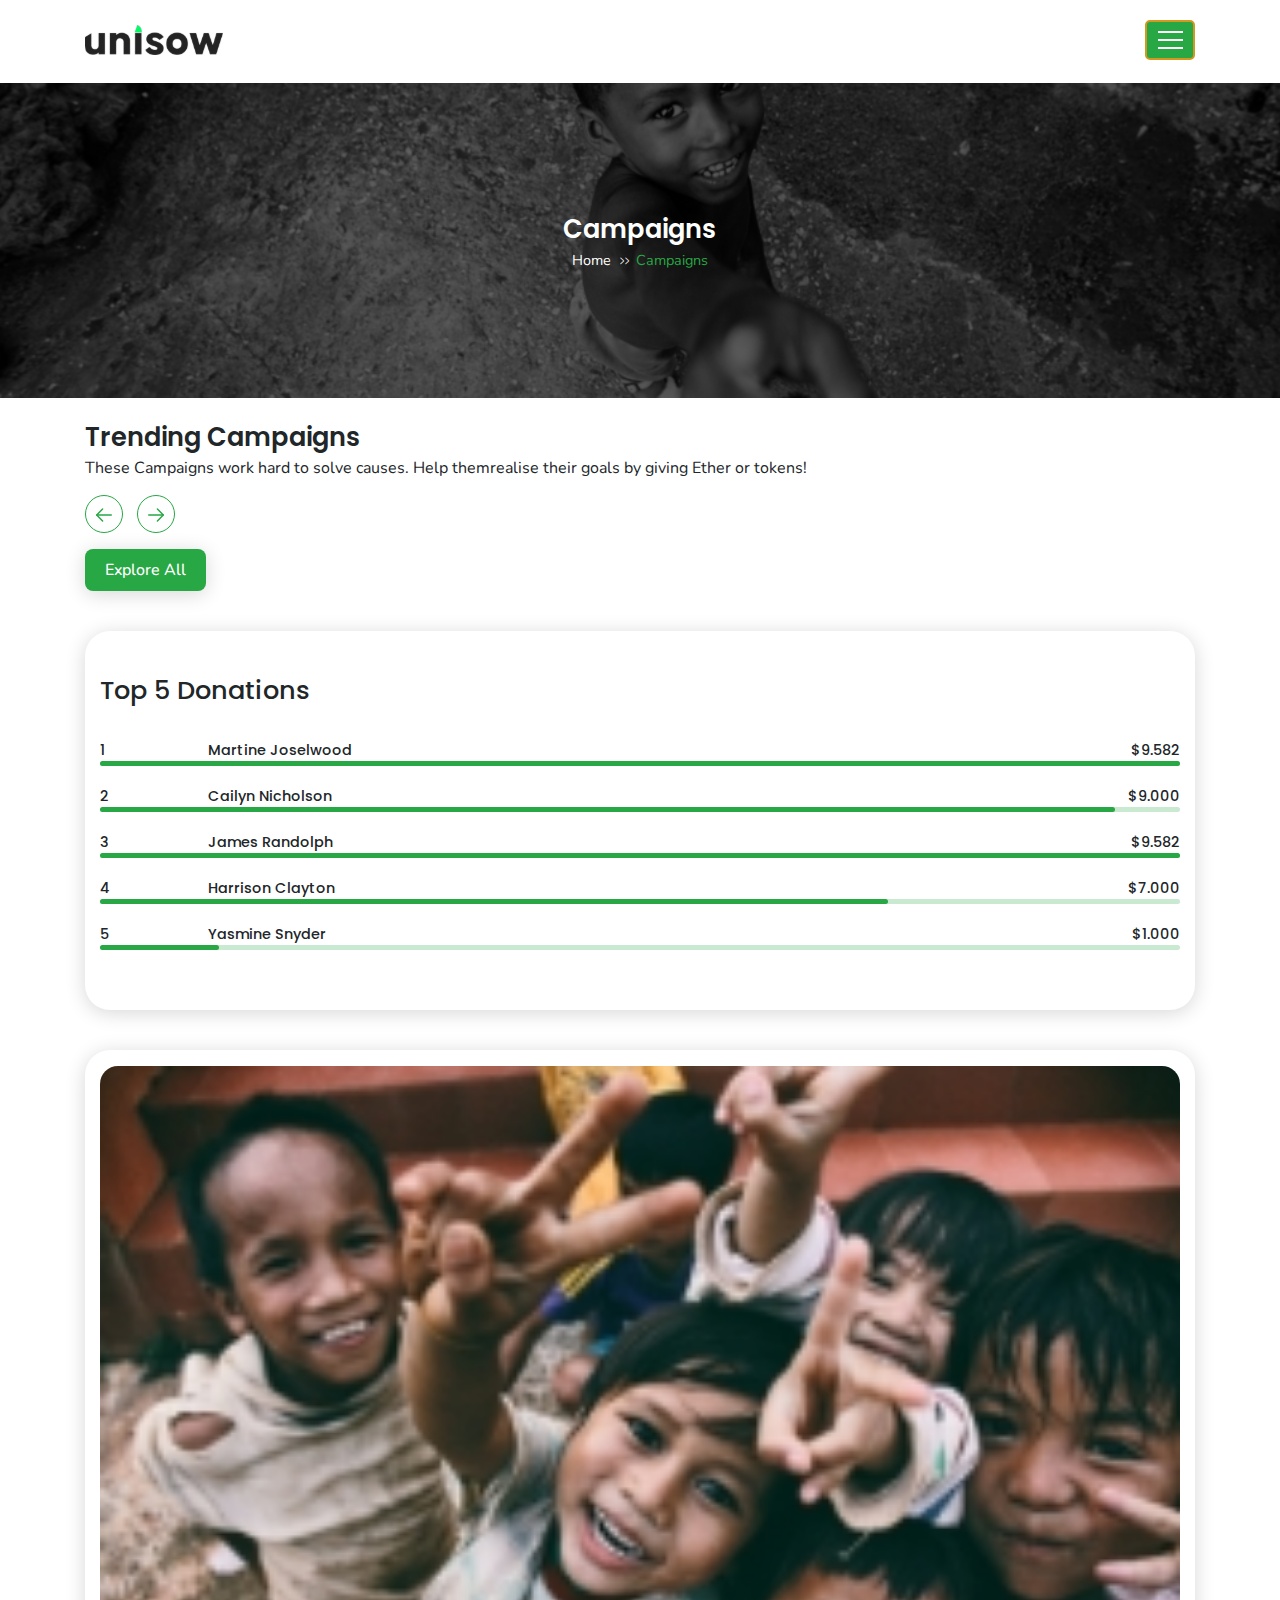
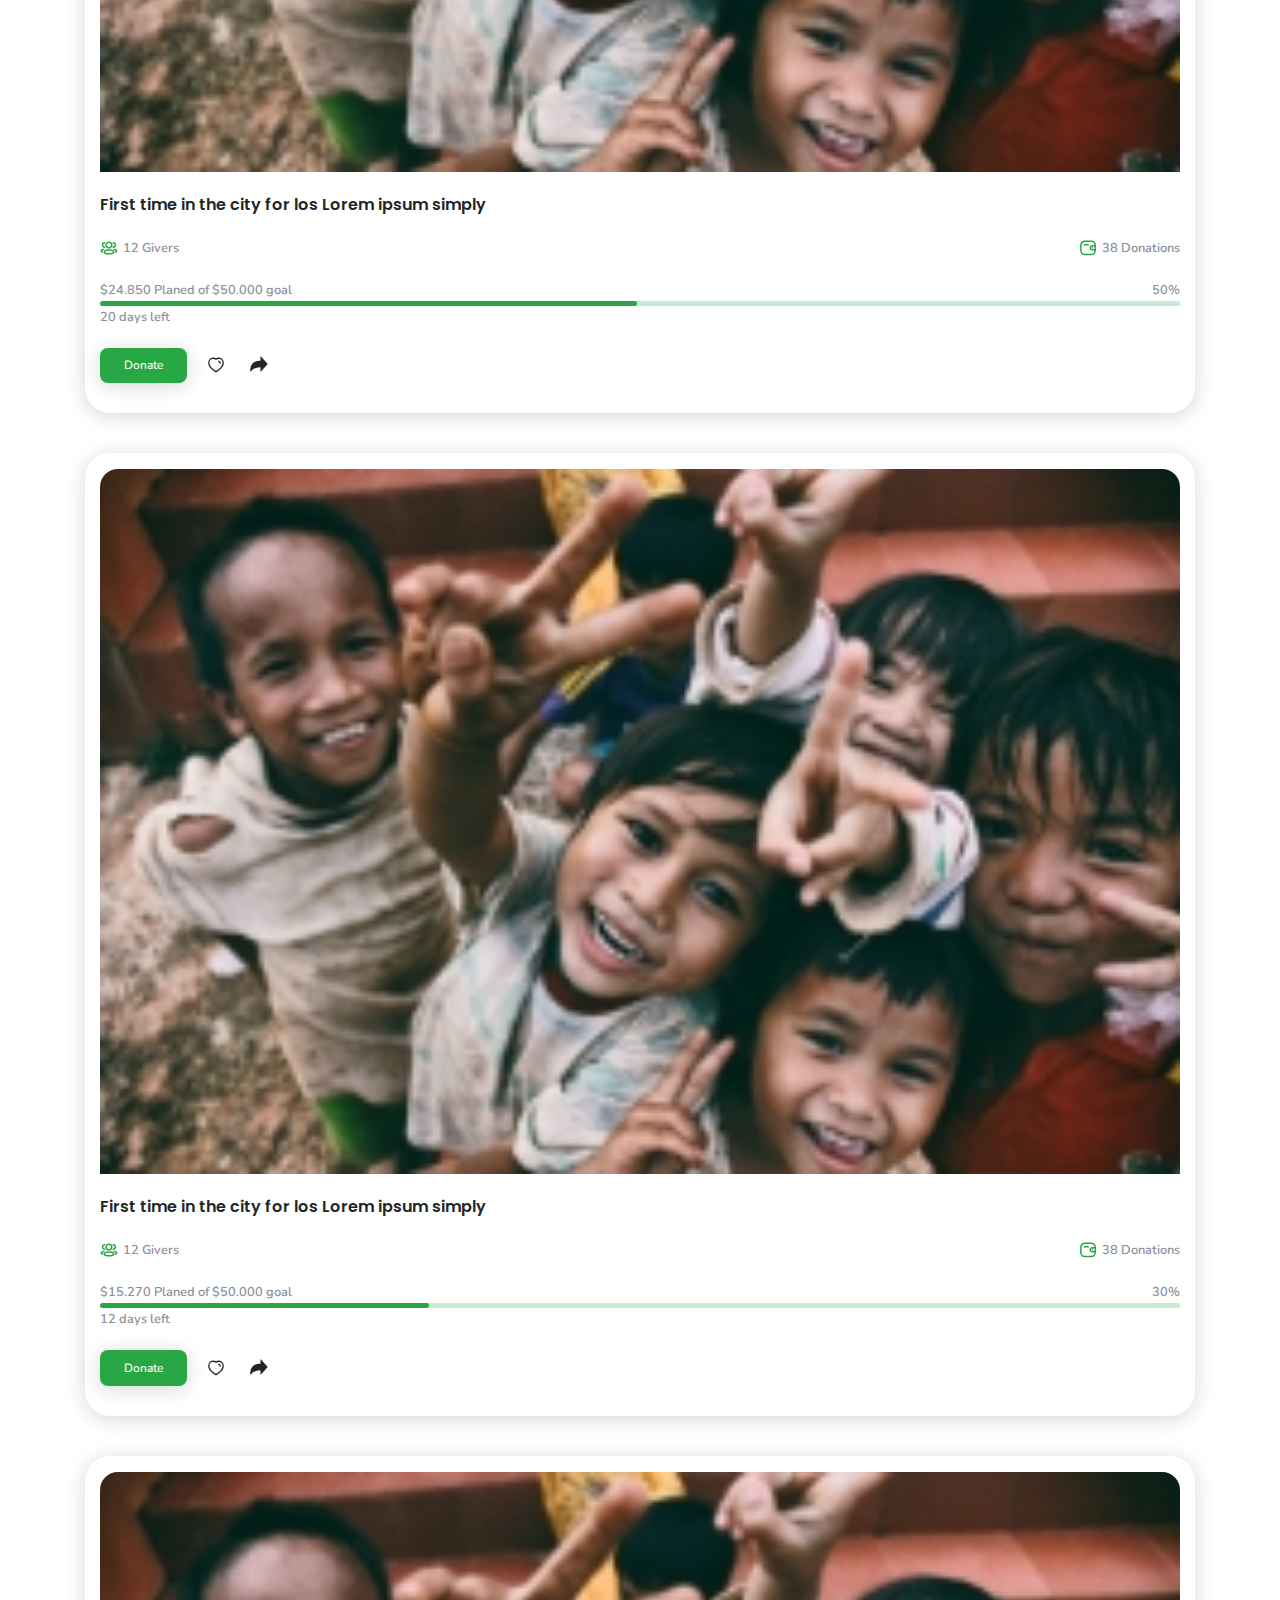
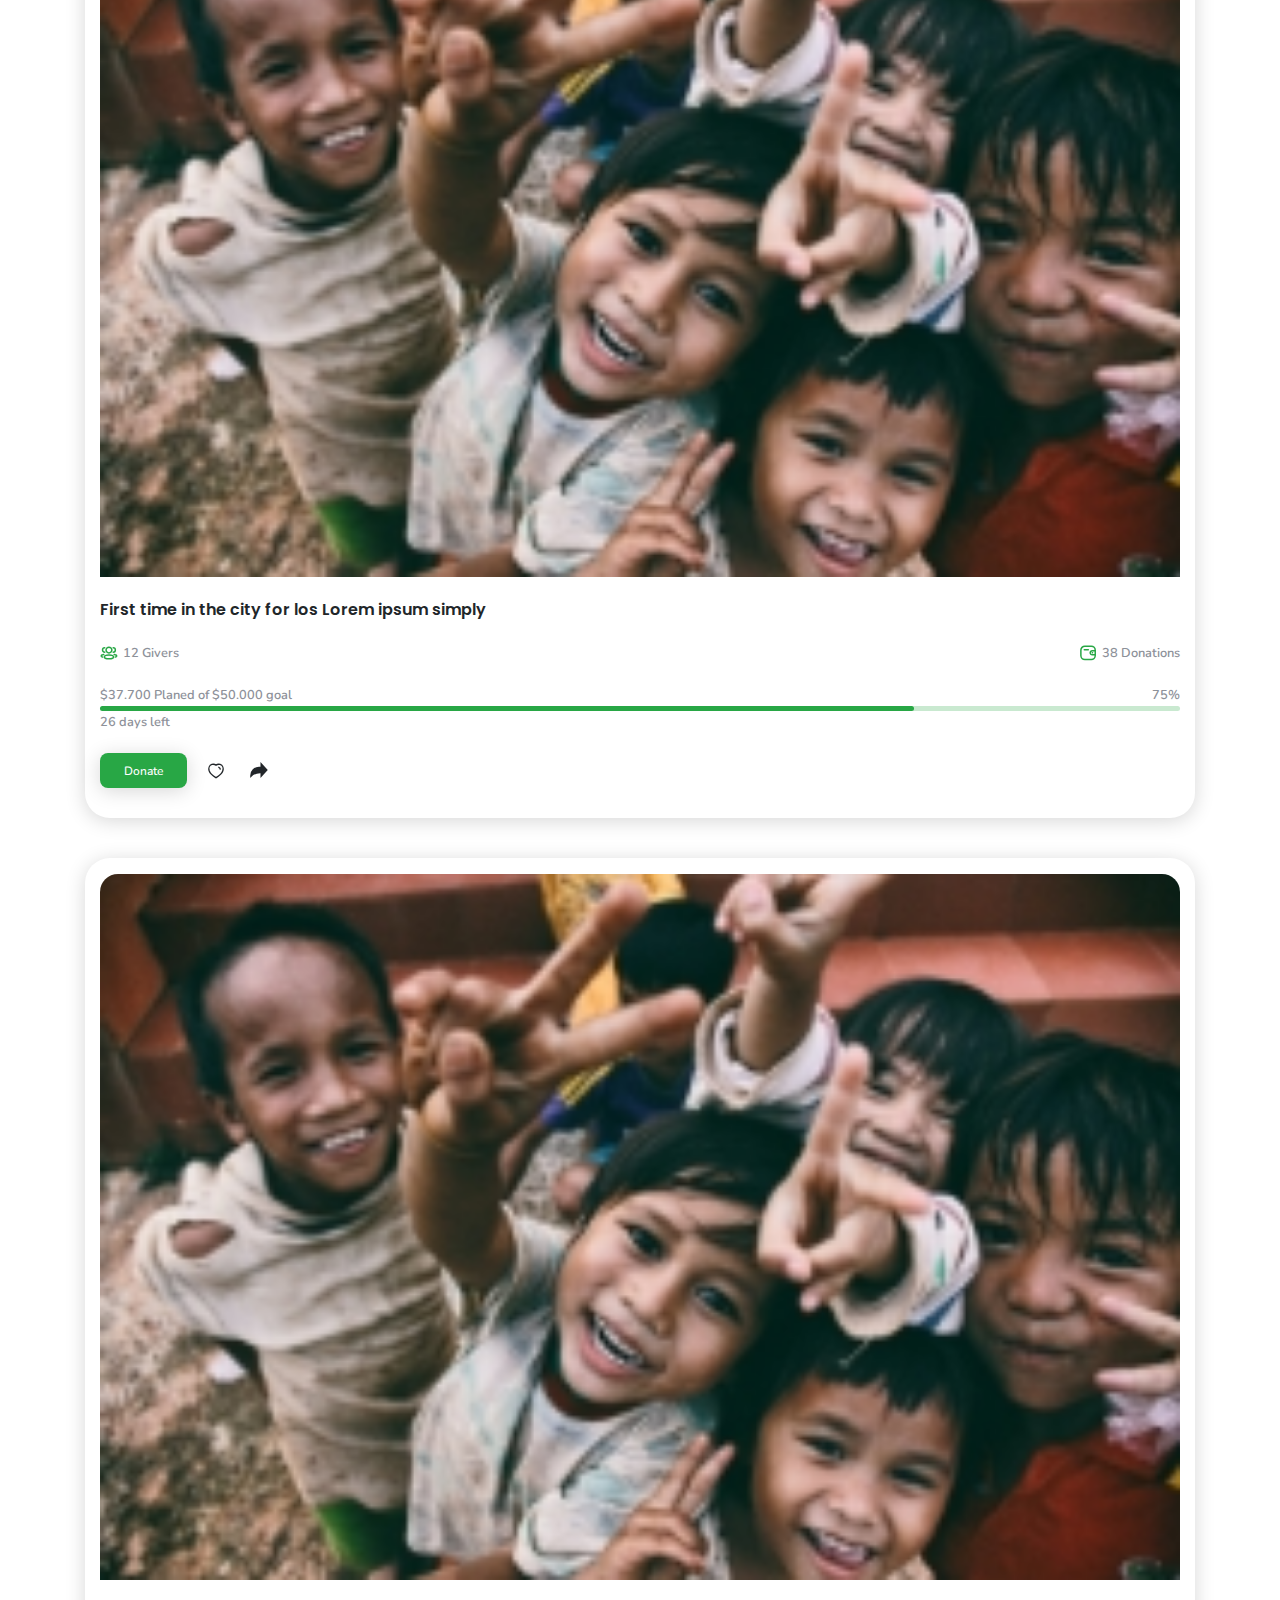
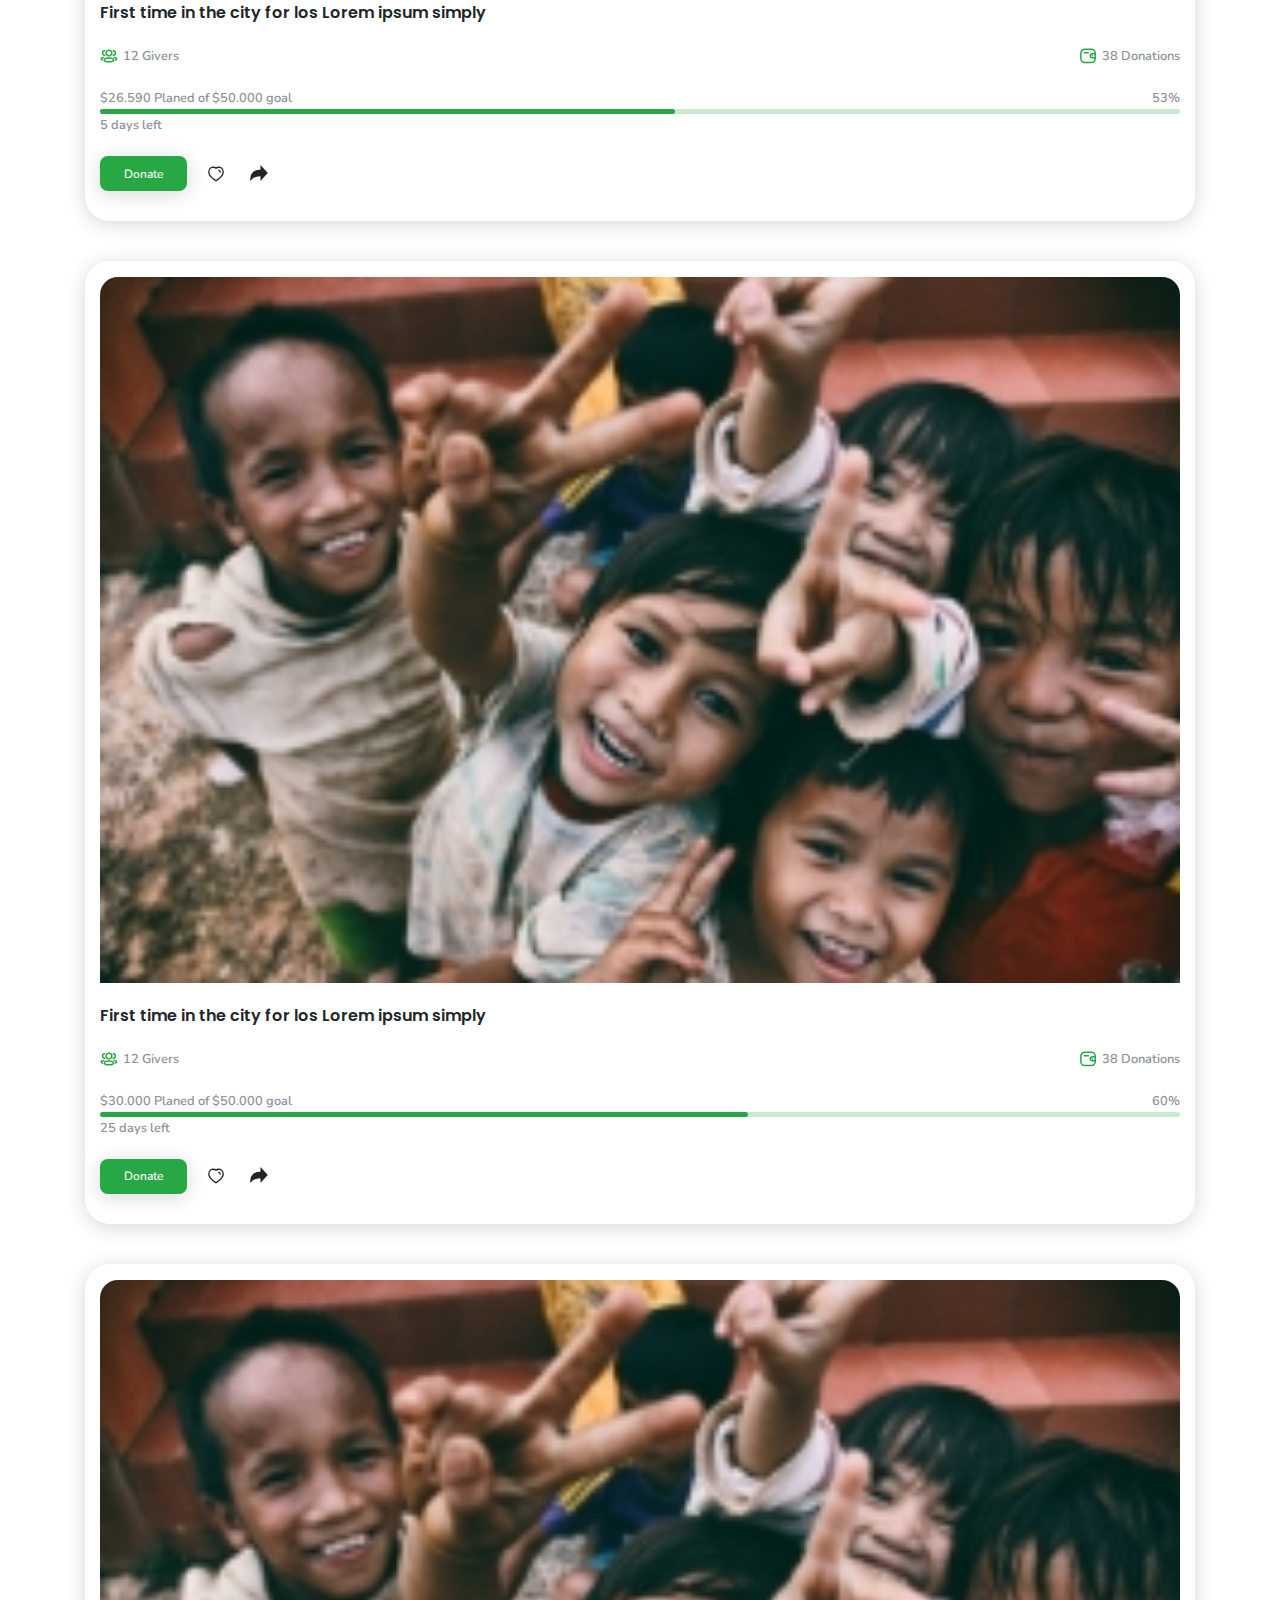
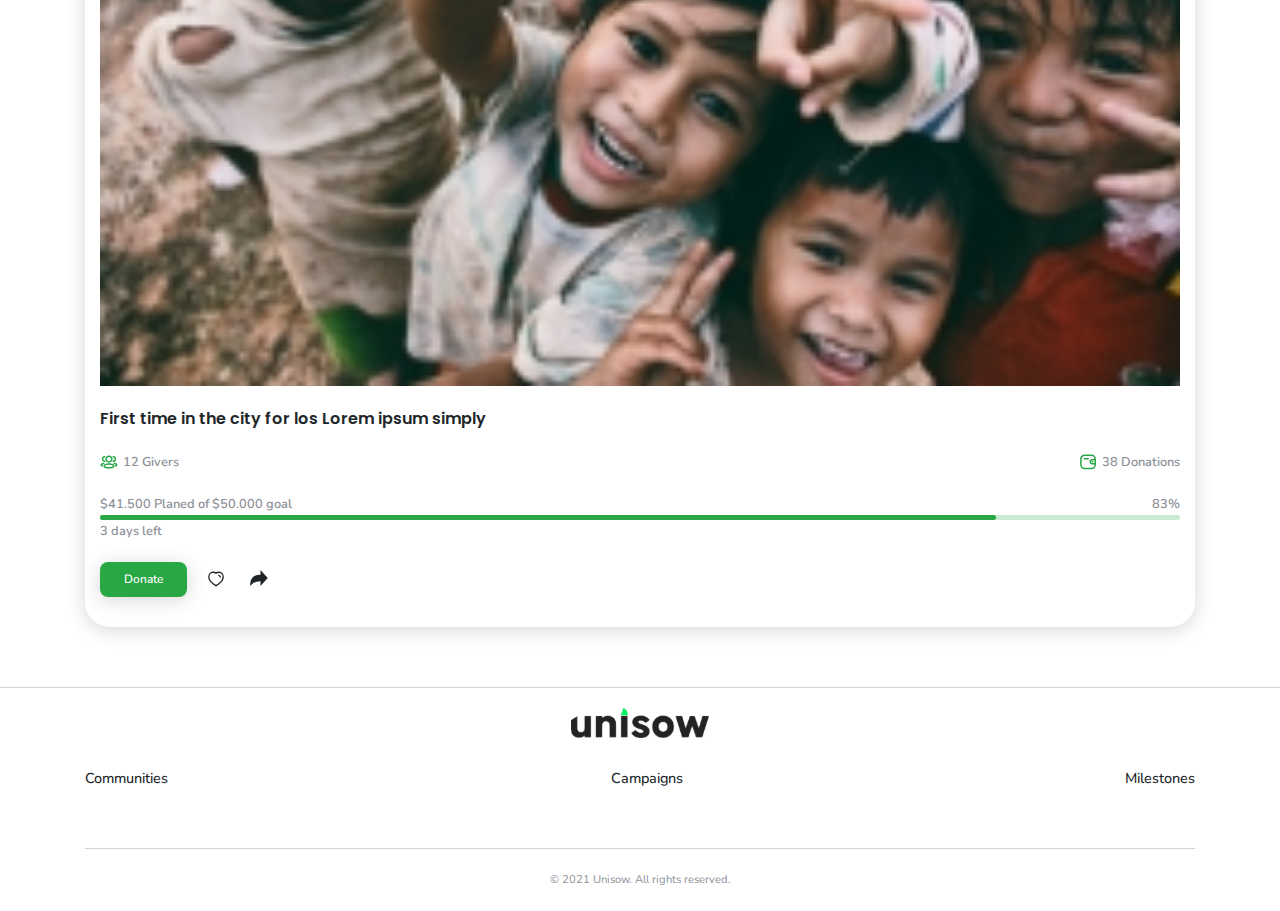
<file: unisow/communities.html>
<!DOCTYPE html>
<html lang="en">

  <head>
    <meta charset="UTF-8" />
    <meta http-equiv="X-UA-Compatible" content="IE=edge" />
    <meta name="viewport" content="width=device-width, initial-scale=1.0" />
    <link rel="icon" type="image/png" href="./image/logo/favicon-32x.png">
    <!-- 
     ___     __    __ 
    / _ \    | |   | |
   / /_\ \___| |__ | | ____ _ _ __
   |  _  / __| '_ \| |/ / _` | '_ \
   | | | \__ \ | | |   < (_| | | | |
   \_| |_/___/_| |_|_|\_\__,_|_| |_|
  -->
    <link rel="preconnect" href="https://fonts.googleapis.com" />
    <link rel="preconnect" href="https://fonts.gstatic.com" crossorigin />
    <link
      href="https://fonts.googleapis.com/css2?family=Poppins:ital,wght@0,400;0,500;0,600;1,400;1,500;1,600&display=swap"
      rel="stylesheet" />
    <link href="https://fonts.googleapis.com/css2?family=Nunito:ital@0;1&display=swap" rel="stylesheet" />

    <link rel="stylesheet" href="https://cdnjs.cloudflare.com/ajax/libs/font-awesome/5.15.3/css/all.min.css"
      integrity="sha512-iBBXm8fW90+nuLcSKlbmrPcLa0OT92xO1BIsZ+ywDWZCvqsWgccV3gFoRBv0z+8dLJgyAHIhR35VZc2oM/gI1w=="
      crossorigin="anonymous" referrerpolicy="no-referrer" />

    <link rel="stylesheet" href="./css/commun-style.css" />

    <title>Unisow | Communities</title>
  </head>

  <body>
    <header>
      <div class="container">

        <img src="./image/logo/main-logo-unisow.svg" alt="" class="header__logo">

        <nav class="header__nav">
          <div class="header__nav-btn btn--primary"><span></span></div>
          <ul class="header__nav-list">
            <li><a href="#">Menu Item 1</a></li>
            <li><a href="#">Menu Item 2</a></li>
            <li><a href="#">Menu Item 3</a></li>
            <li><a href="#">Menu Item 4</a></li>
          </ul>
        </nav> <!-- END .header__nav -->

      </div> <!-- END .container -->
    </header>

    <section class="hero">
      <div class="container">

        <h1 class="hero__title">Campaigns</h1>
        <ul class="hero__breadcrumb">
          <li>Home</li>
          <li>Campaigns</li>
        </ul>

      </div>
    </section>

    <main>
      <div class="container">

        <aside>

          <div class="trendings">
            <h2>Trending Campaigns</h1>
              <p>These Campaigns work hard to solve causes. Help themrealise their goals by giving Ether or tokens!</p>
              <ul class="trendings__arrows">
                <li>
                  <a href="#">
                    <img src="./image/icons/slider-left-icon.svg" alt="">
                  </a>
                </li>
                <li>
                  <a href="#">
                    <img src="./image/icons/slider-right-icon.svg" alt="">
                  </a>
                </li>
              </ul>
              <a href="" class="trendings__btn btn--primary">
                Explore All
              </a>
          </div> <!-- END .trendings -->

          <div class="donations card">
            <h3>Top 5 Donations</h3>
            <ul class="donations__items">

              <li class="donations__item">
                <h4>
                  <span class="donations__item-num">1</span>
                  <span class="donations__item-title">Martine Joselwood</span>
                  <dspan class="donations__item-amount">9.582</span>
                </h4>
                <div class="donations__item-progress-bar"></div>
              </li> <!-- END .donations__item #1 -->

              <li class="donations__item">
                <h4>
                  <span class="donations__item-num">2</span>
                  <span class="donations__item-title">Cailyn Nicholson</span>
                  <span class="donations__item-amount">9.000</span>
                </h4>
                <div class="donations__item-progress-bar"></div>
              </li> <!-- END .donations__item #2 -->

              <li class="donations__item">
                <h4>
                  <span class="donations__item-num">3</span>
                  <span class="donations__item-title">James Randolph</span>
                  <span class="donations__item-amount">9.582</span>
                </h4>
                <div class="donations__item-progress-bar"></div>
              </li> <!-- END .donations__item #3 -->

              <li class="donations__item">
                <h4>
                  <span class="donations__item-num">4</span>
                  <span class="donations__item-title">Harrison Clayton</span>
                  <span class="donations__item-amount">7.000</span>
                </h4>
                <div class="donations__item-progress-bar"></div>
              </li> <!-- END .donations__item #4 -->

              <li class="donations__item">
                <h4>
                  <span class="donations__item-num">5</span>
                  <span class="donations__item-title">Yasmine Snyder</span>
                  <span class="donations__item-amount">1.000</span>
                </h4>
                <div class="donations__item-progress-bar"></div>
              </li> <!-- END .donations__item #5 -->

            </ul>
          </div> <!-- END .donations -->

        </aside> <!-- END .donations AND .trendings -->

        <section class="cards">
          <!-- the id's only used for inline variables, not for styling -->

          <div class="card" id="card1">

            <img src="./image/larm-rmah-unsplash.jpg" alt="" class="card__image">

            <h3 class="card__title">
              First time in the city for los Lorem ipsum simply
            </h3>

            <div class="card__info">
              <p class="card__info--givers">12 Givers</p>
              <p class="card__info--donate-count">38 Donations</p>
            </div> <!-- END .card__info -->

            <div class="card__progress">
              <p class="card__progress-title">
                $24.850 Planed of $50.000 goal
                <span style="--p:'50%'" class="card__progress-status"></span>
              </p>
              <div class="card__progress-bar"></div>
              <p style="--d:'20'" class="card__progress-subtitle"> days left</p>
            </div> <!-- END .card__progress -->

            <ul class="card__action">
              <li>
                <a href="#" class="card__action-donate btn--primary">Donate</a>
              </li>
              <li class="card__action-like"></li>
              <li class="card__action-share"></li>
            </ul> <!-- END .card__action -->
          </div> <!-- END #card1 -->

          <div class="card" id="card2">

            <img src="./image/larm-rmah-unsplash.jpg" alt="" class="card__image">

            <h3 class="card__title">
              First time in the city for los Lorem ipsum simply
            </h3>

            <div class="card__info">
              <p class="card__info--givers">12 Givers</p>
              <p class="card__info--donate-count">38 Donations</p>
            </div> <!-- END .card__info -->

            <div class="card__progress">
              <p class="card__progress-title">
                $15.270 Planed of $50.000 goal
                <span style="--p:'30%'" class="card__progress-status"></span>
              </p>
              <div class="card__progress-bar"></div>
              <p style="--d:'12'" class="card__progress-subtitle"> days left</p>
            </div> <!-- END .card__progress -->

            <ul class="card__action">
              <li>
                <a href="#" class="card__action-donate btn--primary">Donate</a>
              </li>
              <li class="card__action-like"></li>
              <li class="card__action-share"></li>
            </ul> <!-- END .card__action -->
          </div> <!-- END #card2 -->

          <div class="card" id="card3">

            <img src="./image/larm-rmah-unsplash.jpg" alt="" class="card__image">

            <h3 class="card__title">
              First time in the city for los Lorem ipsum simply
            </h3>

            <div class="card__info">
              <p class="card__info--givers">12 Givers</p>
              <p class="card__info--donate-count">38 Donations</p>
            </div> <!-- END .card__info -->

            <div class="card__progress">
              <p class="card__progress-title">
                $37.700 Planed of $50.000 goal
                <span style="--p:'75%'" class="card__progress-status"></span>
              </p>
              <div class="card__progress-bar"></div>
              <p style="--d:'26'" class="card__progress-subtitle"> days left</p>
            </div> <!-- END .card__progress -->

            <ul class="card__action">
              <li>
                <a href="#" class="card__action-donate btn--primary">Donate</a>
              </li>
              <li class="card__action-like"></li>
              <li class="card__action-share"></li>
            </ul> <!-- END .card__action -->
          </div> <!-- END #card3 -->

          <div class="card" id="card4">

            <img src="./image/larm-rmah-unsplash.jpg" alt="" class="card__image">

            <h3 class="card__title">
              First time in the city for los Lorem ipsum simply
            </h3>

            <div class="card__info">
              <p class="card__info--givers">12 Givers</p>
              <p class="card__info--donate-count">38 Donations</p>
            </div> <!-- END .card__info -->

            <div class="card__progress">
              <p class="card__progress-title">
                $26.590 Planed of $50.000 goal
                <span style="--p:'53%'" class="card__progress-status"></span>
              </p>
              <div class="card__progress-bar"></div>
              <p style="--d:'5'" class="card__progress-subtitle"> days left</p>
            </div> <!-- END .card__progress -->

            <ul class="card__action">
              <li>
                <a href="#" class="card__action-donate btn--primary">Donate</a>
              </li>
              <li class="card__action-like"></li>
              <li class="card__action-share"></li>
            </ul> <!-- END .card__action -->
          </div> <!-- END #card4 -->

          <div class="card" id="card5">

            <img src="./image/larm-rmah-unsplash.jpg" alt="" class="card__image">

            <h3 class="card__title">
              First time in the city for los Lorem ipsum simply
            </h3>

            <div class="card__info">
              <p class="card__info--givers">12 Givers</p>
              <p class="card__info--donate-count">38 Donations</p>
            </div> <!-- END .card__info -->

            <div class="card__progress">
              <p class="card__progress-title">
                $30.000 Planed of $50.000 goal
                <span style="--p:'60%'" class="card__progress-status"></span>
              </p>
              <div class="card__progress-bar"></div>
              <p style="--d:'25'" class="card__progress-subtitle"> days left</p>
            </div> <!-- END .card__progress -->

            <ul class="card__action">
              <li>
                <a href="#" class="card__action-donate btn--primary">Donate</a>
              </li>
              <li class="card__action-like"></li>
              <li class="card__action-share"></li>
            </ul> <!-- END .card__action -->
          </div> <!-- END #card5 -->

          <div class="card" id="card6">

            <img src="./image/larm-rmah-unsplash.jpg" alt="" class="card__image">

            <h3 class="card__title">
              First time in the city for los Lorem ipsum simply
            </h3>

            <div class="card__info">
              <p class="card__info--givers">12 Givers</p>
              <p class="card__info--donate-count">38 Donations</p>
            </div> <!-- END .card__info -->

            <div class="card__progress">
              <p class="card__progress-title">
                $41.500 Planed of $50.000 goal
                <span style="--p:'83%'" class="card__progress-status"></span>
              </p>
              <div class="card__progress-bar"></div>
              <p style="--d:'3'" class="card__progress-subtitle"> days left</p>
            </div> <!-- END .card__progress -->

            <ul class="card__action">
              <li>
                <a href="#" class="card__action-donate btn--primary">Donate</a>
              </li>
              <li class="card__action-like"></li>
              <li class="card__action-share"></li>
            </ul> <!-- END .card__action -->
          </div> <!-- END #card6 -->

        </section> <!-- END .cards -->

      </div> <!-- END .container -->
    </main>

    <footer>
      <div class="container">

        <img src="./image/logo/main-logo-unisow.svg" alt="" class="footer__image">

        <ul class="footer__menu">
          <li><a href="#">Communities</a></li>
          <li><a href="#">Campaigns</a></li>
          <li><a href="#">Milestones</a></li>
        </ul>

        <ul class="footer__social-icons">
          <li title="facebook" class="footter__social-icon fa-stack fa-2x">
            <i class="fas fa-circle fa-stack-2x"></i>
            <i class="fab fa-facebook-f fa-stack-1x fa-inverse fa-sm"></i>
          </li>
          <li title="instagram" class="footter__social-icon fa-stack fa-2x">
            <i class="fas fa-circle fa-stack-2x"></i>
            <i class="fab fa-instagram fa-stack-1x fa-inverse fa-sm"></i>
          </li>
          <li title="twitter" class="footter__social-icon fa-stack fa-2x">
            <i class="fas fa-circle fa-stack-2x"></i>
            <i class="fab fa-twitter fa-stack-1x fa-inverse fa-sm"></i>
          </li>
          <li title="youtube" class="footter__social-icon fa-stack fa-2x">
            <i class="fas fa-circle fa-stack-2x"></i>
            <i class="fab fa-youtube fa-stack-1x fa-inverse fa-sm"></i>
          </li>
        </ul>

        <p class="footer__copyright">
          &copy; 2021 Unisow. All rights reserved.
        </p>

      </div> <!-- END .container -->
    </footer>
  </body>

</html>
</file>
<file: unisow/css/style.css>
/* ==============================


320px — 480px: Mobile devices.
481px — 768px: iPads, Tablets.
769px — 1024px: Small screens, laptops.
1025px — 1200px: Desktops, large screens.


MINIFY ME
===========================================*/

/*═══════════════════════════════════╗
║   Reseting user agent stylesheet   ║
╚═══════════════════════════════════*/
:root {
  --clr-accent: #28a745;
  --clr-accent-hover: #178430;
  --clr-accent-pbar: rgba(40, 167, 69, 0.25);

  --clr-txt-dark: #212629;
  --clr-txt-light: #8d9199;

  --shadow-green: 0 3px 15px 0 rgba(40, 167, 69, 0.42);
  --shadow-gray: 0 3px 20px 0 rgb(0, 0, 0, 16%);

  --mx-w: 1140px; /*max-width*/

  --grd-gap: 1.25rem; /* 20px */
  --grd-factor: 6.725146198830409%; /* in max-widthed page, gap is 20px. So, The remain space is 920px. Devided by 12 will be 76.66666. the grid factor is (76.666666 / max-width) × 100*/
}

* {
  padding: 0;
  margin: 0;
  box-sizing: border-box;
  font-family: "Nunito", sans-serif;
  transition: all 0.5s;
}

body {
  margin: 0 auto;
  color: var(--clr-txt-dark);
}

/*═══════════════╗
║   typography   ║
╚═══════════════*/
h1 {
  font: 500 2.625rem "Poppins"; /* 42px */
}

h2 {
  font: 600 2.5rem "Poppins"; /* 40px */
}

h3 {
  font: 500 2.25rem "Poppins"; /* 36px */
}

p {
  font-size: 1rem;
  line-height: 1.375em; /* 22px | the unit is rem to make it chained to it's font size. */
}

a {
  text-decoration: none;
  color: var(--clr-txt-dark);
  font-weight: 600;
}

a:active {
  color: var(--clr-txt-dark);
}

a:hover {
  color: var(--clr-accent-hover);
}

/*═══════════════════╗
║   12 grid system   ║
╚═══════════════════*/

.container {
  margin: 0 auto;
  width: 100%;
  max-width: var(--mx-w);

  /* background-color: antiquewhite; */
  /* height: 100vh; */
}

.row {
  display: flex;
  flex-direction: column;
  align-items: center;
  /* background-color: aquamarine; */
  /* height: 10vh; */
}

.row > * {
  --col-gap: 20px;
  margin: calc(var(--col-gap) / 4);

  /* text-align: center; */
  /* background-color: coral; */
}

@media (max-width: 480px) {
  .row > * {
    --col-gap: 0;
    margin-block: 15px;
  }
}

.col-12 {
  flex: 0 1 calc(var(--mx-w) / (12 / 12) - var(--col-gap));
}

.col-11 {
  flex: 0 1 calc(var(--mx-w) / (12 / 11) - var(--col-gap));
}

.col-10 {
  flex: 0 1 calc(var(--mx-w) / (12 / 10) - var(--col-gap));
}

.col-9 {
  flex: 0 1 calc(var(--mx-w) / (12 / 9) - var(--col-gap));
}

.col-8 {
  flex: 0 1 calc(var(--mx-w) / (12 / 8) - var(--col-gap));
}

.col-7 {
  flex: 0 1 calc(var(--mx-w) / (12 / 7) - var(--col-gap));
}

.col-6 {
  flex: 0 1 calc(var(--mx-w) / (12 / 6) - var(--col-gap));
}

.col-5 {
  flex: 0 1 calc(var(--mx-w) / (12 / 5) - var(--col-gap));
}

.col-4 {
  flex: 0 1 calc(var(--mx-w) / (12 / 4) - var(--col-gap));
}

.col-3 {
  flex: 0 1 calc(var(--mx-w) / (12 / 3) - var(--col-gap));
}

.col-2 {
  flex: 0 1 calc(var(--mx-w) / (12 / 2) - var(--col-gap));
}

.col-1 {
  flex: 0 1 calc(var(--mx-w) / (12 / 1)- var(--col-gap));
}

@media (min-width: 481px) {
  .s\:container {
    --mx-w: 421px;
  }

  .row {
    flex-direction: row;
  }

  .row > * {
    margin: calc(var(--col-gap) / 2);
  }

  .s\:col-12 {
    flex: 0 1 calc(var(--mx-w) / (12 / 12) - var(--col-gap));
  }

  .s\:col-11 {
    flex: 0 1 calc(var(--mx-w) / (12 / 11) - var(--col-gap));
  }

  .s\:col-10 {
    flex: 0 1 calc(var(--mx-w) / (12 / 10) - var(--col-gap));
  }

  .s\:col-9 {
    flex: 0 1 calc(var(--mx-w) / (12 / 9) - var(--col-gap));
  }

  .s\:col-8 {
    flex: 0 1 calc(var(--mx-w) / (12 / 8) - var(--col-gap));
  }

  .s\:col-7 {
    flex: 0 1 calc(var(--mx-w) / (12 / 7) - var(--col-gap));
  }

  .s\:col-6 {
    flex: 0 1 calc(var(--mx-w) / (12 / 6) - var(--col-gap));
  }

  .s\:col-5 {
    flex: 0 1 calc(var(--mx-w) / (12 / 5) - var(--col-gap));
  }

  .s\:col-4 {
    flex: 0 1 calc(var(--mx-w) / (12 / 4) - var(--col-gap));
  }

  .s\:col-3 {
    flex: 0 1 calc(var(--mx-w) / (12 / 3) - var(--col-gap));
  }

  .s\:col-2 {
    flex: 0 1 calc(var(--mx-w) / (12 / 2) - var(--col-gap));
  }

  .s\:col-1 {
    flex: 0 1 calc(var(--mx-w) / (12 / 1)- var(--col-gap));
  }
}
@media (min-width: 769px) {
  .m\:container {
    --mx-w: 708px;
  }

  .m\:col-12 {
    flex: 0 1 calc(var(--mx-w) / (12 / 12) - var(--col-gap));
  }

  .m\:col-11 {
    flex: 0 1 calc(var(--mx-w) / (12 / 11) - var(--col-gap));
  }

  .m\:col-10 {
    flex: 0 1 calc(var(--mx-w) / (12 / 10) - var(--col-gap));
  }

  .m\:col-9 {
    flex: 0 1 calc(var(--mx-w) / (12 / 9) - var(--col-gap));
  }

  .m\:col-8 {
    flex: 0 1 calc(var(--mx-w) / (12 / 8) - var(--col-gap));
  }

  .m\:col-7 {
    flex: 0 1 calc(var(--mx-w) / (12 / 7) - var(--col-gap));
  }

  .m\:col-6 {
    flex: 0 1 calc(var(--mx-w) / (12 / 6) - var(--col-gap));
  }

  .m\:col-5 {
    flex: 0 1 calc(var(--mx-w) / (12 / 5) - var(--col-gap));
  }

  .m\:col-4 {
    flex: 0 1 calc(var(--mx-w) / (12 / 4) - var(--col-gap));
  }

  .m\:col-3 {
    flex: 0 1 calc(var(--mx-w) / (12 / 3) - var(--col-gap));
  }

  .m\:col-2 {
    flex: 0 1 calc(var(--mx-w) / (12 / 2) - var(--col-gap));
  }

  .m\:col-1 {
    flex: 0 1 calc(var(--mx-w) / (12 / 1)- var(--col-gap));
  }
}
@media (min-width: 1025px) {
  .l\:container {
    --mx-w: 964px;
  }

  .l\:col-12 {
    flex: 0 1 calc(var(--mx-w) / (12 / 12) - var(--col-gap));
  }

  .l\:col-11 {
    flex: 0 1 calc(var(--mx-w) / (12 / 11) - var(--col-gap));
  }

  .l\:col-10 {
    flex: 0 1 calc(var(--mx-w) / (12 / 10) - var(--col-gap));
  }

  .l\:col-9 {
    flex: 0 1 calc(var(--mx-w) / (12 / 9) - var(--col-gap));
  }

  .l\:col-8 {
    flex: 0 1 calc(var(--mx-w) / (12 / 8) - var(--col-gap));
  }

  .l\:col-7 {
    flex: 0 1 calc(var(--mx-w) / (12 / 7) - var(--col-gap));
  }

  .l\:col-6 {
    flex: 0 1 calc(var(--mx-w) / (12 / 6) - var(--col-gap));
  }

  .l\:col-5 {
    flex: 0 1 calc(var(--mx-w) / (12 / 5) - var(--col-gap));
  }

  .l\:col-4 {
    flex: 0 1 calc(var(--mx-w) / (12 / 4) - var(--col-gap));
  }

  .l\:col-3 {
    flex: 0 1 calc(var(--mx-w) / (12 / 3) - var(--col-gap));
  }

  .l\:col-2 {
    flex: 0 1 calc(var(--mx-w) / (12 / 2) - var(--col-gap));
  }

  .l\:col-1 {
    flex: 0 1 calc(var(--mx-w) / (12 / 1)- var(--col-gap));
  }
}
@media (min-width: 1201px) {
  .xl\:container {
    --mx-w: 1140px;
  }

  .xl\:col-12 {
    flex: 0 1 calc(var(--mx-w) / (12 / 12) - var(--col-gap));
  }

  .xl\:col-11 {
    flex: 0 1 calc(var(--mx-w) / (12 / 11) - var(--col-gap));
  }

  .xl\:col-10 {
    flex: 0 1 calc(var(--mx-w) / (12 / 10) - var(--col-gap));
  }

  .xl\:col-9 {
    flex: 0 1 calc(var(--mx-w) / (12 / 9) - var(--col-gap));
  }

  .xl\:col-8 {
    flex: 0 1 calc(var(--mx-w) / (12 / 8) - var(--col-gap));
  }

  .xl\:col-7 {
    flex: 0 1 calc(var(--mx-w) / (12 / 7) - var(--col-gap));
  }

  .xl\:col-6 {
    flex: 0 1 calc(var(--mx-w) / (12 / 6) - var(--col-gap));
  }

  .xl\:col-5 {
    flex: 0 1 calc(var(--mx-w) / (12 / 5) - var(--col-gap));
  }

  .xl\:col-4 {
    flex: 0 1 calc(var(--mx-w) / (12 / 4) - var(--col-gap));
  }

  .xl\:col-3 {
    flex: 0 1 calc(var(--mx-w) / (12 / 3) - var(--col-gap));
  }

  .xl\:col-2 {
    flex: 0 1 calc(var(--mx-w) / (12 / 2) - var(--col-gap));
  }

  .xl\:col-1 {
    flex: 0 1 calc(var(--mx-w) / (12 / 1)- var(--col-gap));
  }
}
@media (max-width: 480px) {
  .container {
    max-width: 320px;
  }
}

/*══════════════════╗
║   Basic Layouts   ║
╠═══════════════════╣
║      HEADER       ║
║   logo + navbar  */

header {
  box-shadow: var(--shadow-gray);
  padding-block: 10px;
  position: fixed;
  width: 100%;
  background-color: white;
  z-index: 990;
  opacity: 0.9;
}

@media (max-width:480px) {
  header {
    padding-top: 10;
    height: 85px;
  }
}

header nav a {
  position: relative;
}

header nav a::after {
  content: "";
  position: absolute;
  display: inline-block;
  width: 6px;
  height: 6px;
  border-radius: 6px;
  left: 0;
  right: 0;
  opacity: 0;
  margin: 29px auto 0;
  background-color: var(--clr-accent);
  transition: all 200ms ease-in-out;
}

header nav a:hover::after,
header nav a:active {
  opacity: 1;
  margin: 22px auto 0;
  transition: all 200ms ease-in-out;
}

header nav a.btn--primary::after {
  display: none;
}

header nav a::after {
  content: "";
  position: absolute;
  display: inline-block;
  width: 6px;
  height: 6px;
  border-radius: 6px;
  left: 0;
  right: 0;
  opacity: 0;
  margin: 30px auto 0;
  background-color: var(--clr-accent);
  transition: all 200ms ease-in-out;
}

header nav a:hover::after {
  opacity: 1;
  margin: 25px auto 0;
  transition: all 200ms ease-in-out;
}

a.primary::after {
  display: none;
}

.nav-toggle,
.nav-toggle-label {
  display: none;
}

header nav ul {
  list-style: none;
  text-align: right;
}

header nav li {
  display: inline-block;
  margin-inline: 10px;
}

header .row {
  align-items: center;
}

@media (max-width: 768px) {
  header nav {
    z-index: 999;
    position: absolute;
    left: 0;
    right: 0;
    top: 100%;
    background-color: white;
    opacity: 0.9;
    transform: scale(1, 0);
    transform-origin: top;
    transition: all 400ms ease-in-out;
  }
  header nav ul {
    opacity: 0;
    transition: opacity 200ms ease-in-out;
  }

  header nav li {
    text-align: center;
    display: block;
    margin-block: 30px;
    font-size: large;
  }

  .nav-toggle-label {
    position: absolute;
    right: 0;
    margin-right: 1.1em;
    height: 100%;
    display: inline-block;
  }

  .nav-toggle-label span,
  .nav-toggle-label span::before,
  .nav-toggle-label span::after {
    display: block;
    background-color: black;
    height: 2px;
    width: 2em;
    border-radius: 2px;
    position: relative;
    transition: all 400ms ease-in-out;
  }

  .nav-toggle-label span::before,
  .nav-toggle-label span::after {
    content: "";
    position: absolute;
    transition: all 400ms ease-in-out;
  }

  .nav-toggle-label span::before {
    bottom: 8px;
  }

  .nav-toggle-label span::after {
    top: 8px;
  }

  .nav-toggle:checked ~ .nav-toggle-label span {
    transform: rotate(-225deg);
    transition: all 400ms ease-in-out;
  }

  .nav-toggle:checked ~ .nav-toggle-label span::before {
    transform: rotate(90deg);
    bottom: 0;
    transition: all 400ms ease-in-out;
  }

  .nav-toggle:checked ~ .nav-toggle-label span::after {
    top: 0;
    transform: scale(0, 0);
    transition: all 200ms ease-in-out;
  }

  .nav-toggle:checked ~ nav ul {
    opacity: 1;
    transition: opacity 450ms ease-in-out 250ms;
  }

  .nav-toggle:checked ~ nav {
    transform: scale(1, 1);
  }
}

@media (max-width: 480px) {
  .nav-toggle-label {
    top: 42px;
  }
}
/*
║══════════════════════╣
║         HERO         ║
║   background image   ║
║          +           ║
║    quote + buttons   ║
*/
.svg-container {
  overflow: hidden;
  position: relative;
  top: 100px;
}

.hero svg {
  max-width: 1400px;
  display: flex;
  justify-content: space-around;
  position: relative;
}

.hero .container {
  position: absolute;
  top: 5vh;
  left: 0;
  right: 0;
}

.hero img {
  position: absolute;
  z-index: 0;
}

.hero h1 {
  text-align: center;
  padding: 30px 0 30px;
}

@media (min-width: 481px) {
  .hero svg {
    left: -30%;
    width: 200%;
  }

  h1 {
    font-size: 2.19rem;
  }
}

@media (min-width: 769px) {
  .hero svg {
    left: -20%;
    width: 200%;
  }

  .hero h1 {
    padding-top: 30px;
    font-size: 2.625rem;
  }
}

@media (min-width: 1025px) {
  .hero svg {
    left: 0;
    right: 0;
    margin: 0 auto;
  }
}

@media (min-width: 1201px) {
  .hero h1 {
    padding-top: 50px;
  }
}

@media (max-width: 768px) {
  .hero .container {
    left: 49.6px;
  }
}

@media (max-width: 480px) {
  .hero .container {
    left: 0;
  }
  .hero {
    font-size: 0.8rem;
  }

  .hero h1 {
    font-size: 1.5rem;
  }

  .svg-container {
    top: 50vmin;
  }
}

.btn {
  font-weight: 500;
  padding: 10px 20px;
  border-radius: 10px;
  box-shadow: var(--shadow-green);
  z-index: 1;
}

.hero .btn:first-child {
  margin-left: auto;
  margin-right: 10px;
}

.hero .btn:last-child {
  margin-right: auto;
  margin-left: 10px;
}

.btn--primary {
  color: white;
  background-color: var(--clr-accent);
}

.btn--primary:hover {
  color: white;
  background-color: var(--clr-accent-hover);
}

.btn--secondary {
  border: 1px solid var(--clr-accent);
  background-color: white;
  color: var(--clr-accent);
}

.btn--secondary:hover {
  border: 1px solid var(--clr-accent-hover);
}

path#sun-stroke {
  transform-box: fill-box;
  transform-origin: center;
  animation: rotate 10s ease-in-out infinite;
}

@keyframes rotate {
  from {
    transform: rotate(0);
  }
  20% {
    transform: rotate(40deg);
  }
  40% {
    transform: rotate(0);
  }
  50% {
    transform: rotate(0);
  }
  80% {
    transform: rotate(90deg);
  }
  to {
    transform: rotate(0);
  }
}

g#cloud-group-b {
  animation: b-vivid 4s ease-in-out infinite 0.3s;
}

@keyframes b-vivid {
  from {
    transform: translate(1237.39px, 84px);
  }

  50% {
    transform: translate(1200.39px, 84px);
  }

  to {
    transform: translate(1237.39px, 84px);
  }
}

g#cloud-group-a {
  animation: a-vivid 3s ease-in-out infinite 0.7s;
}

@keyframes a-vivid {
  from {
    transform: translate(31.452px, -97.368px);
  }

  50% {
    transform: translate(11.452px, -97.368px);
  }

  to {
    transform: translate(31.452px, -97.368px);
  }
}

g#cloud-group-c {
  animation: c-vivid 4s ease-in-out infinite;
}

@keyframes c-vivid {
  from {
    transform: translate(1409.417px, 84px);
  }

  50% {
    transform: translate(1429.417px, 84px);
  }

  to {
    transform: translate(1409.417px, 84px);
  }
}

/*═════════╗
║   main   ║
╚═════════*/
main {
  margin-top: 10vmax;
}

main img {
  width: 100%;
}

main .btn {
  position: relative;
  top: 30px;
  padding-left: 2.5ch;
}

main .btn::after {
  content: "\00BB";
  opacity: 0;
  padding-left: 0;
  transition: all 0.5s ease-in-out;
}
main .btn:hover::after {
  content: "\00BB";
  opacity: 1;
  padding-left: 20px;
  transition: all 0.5s ease 0.3s;
}

@media (min-width: 1600px) {
  main {
    margin-top: 160px;
  }
}

@media (min-width: 769px) and (max-width: 1024px) {
  h1 {
    font-size: 2rem;
  }

  main {
    margin-top: 12vmax;
  }
  main .row {
    margin-top: 5vmax;
  }
}

@media (max-width: 768px) {
  main .row {
    flex-direction: column;
  }
  main .row:nth-child(2) {
    flex-direction: column-reverse;
  }

  main h1 {
    font-size: 2.1rem;
  }
}

@media (max-width: 480px) {
  main {
    margin-top: 50vmin;
  }
  main .row {
    margin-top: 7vmax;
  }

  main h1 {
    font-size: 1.6rem;
  }
}

/*═════════════╗
║   featured   ║
╚═════════════*/
.featured .row:first-child {
  margin: 50px 0 10px;
}

.featured .row:last-child {
  margin-bottom: 60px;
}

.featured .featured-arrows {
  display: flex;
  justify-content: flex-end;
}

.featured .featured-arrows i {
  margin: 10px;
  cursor: pointer;
  font-size: larger;
  color: var(--clr-accent);
  border: 1.2px solid var(--clr-accent);
  border-radius: 100px;
  padding: 15px 16px;
  transition: all 0.2s ease-in-out;
}
.featured .featured-arrows i:hover {
  border-color: white;
  box-shadow: var(--shadow-green);
  transform: scale(1.1);
}
.featured .featured-arrows i:active {
  border-color: var(--clr-accent);
}

.featured img {
  width: 100%;
  padding: 0 20px 3px;
  border: 1px solid black;
  height: 90px;
  border-radius: 15px;
  filter: grayscale(100%) opacity(0.6) contrast(160%);
}

.featured img:hover {
  filter: grayscale(0);
}

@media (min-width: 481px) and (max-width: 768px) {
  .featured .featured-logos > div:nth-child(4),
  .featured .featured-logos > div:nth-child(5),
  .featured .featured-logos > div:nth-child(6) {
    display: none;
  }
}

@media (min-width: 769px) and (max-width: 1024px) {
  .featured .featured-logos > div:nth-child(5),
  .featured .featured-logos > div:nth-child(6) {
    display: none;
  }
}

@media (max-width: 768px) {
  .featured h1 {
    font-size: 1.5rem;
    font-weight: 700;
  }
  .featured .featured-arrows i {
    margin: 5px;
    cursor: pointer;
    font-size: medium;
    color: var(--clr-accent);
    border: 1.2px solid var(--clr-accent);
    border-radius: 100px;
    padding: 10px 11px;
    transition: all 0.2s ease-in-out;
  }
}

@media (max-width: 480px) {
  .featured .featured-logos > div {
    width: 50%;
  }
  .featured .featured-logos > div:nth-child(4),
  .featured .featured-logos > div:nth-child(5),
  .featured .featured-logos > div:nth-child(6) {
    display: none;
  }
}
/*═══════════╗
║   footer   ║
╚═══════════*/
footer {
  border-top: 1px solid var(--clr-txt-dark);
}

footer .row {
  padding-block: 10px;
}

footer .row:first-child {
  padding-block: 20px;
}

footer .row div {
  display: flex;
  align-items: baseline;
}

footer ul {
  list-style: none;
  margin-left: 25px;
}

footer li {
  display: inline-block;
  margin-inline: 15px;
}

.social-icons {
  font-size: 10px;
  justify-content: flex-end;
}
.social-icons span:hover {
  cursor: pointer;
}

footer .copy-right {
  justify-content: center;
  border-top: 1px solid var(--clr-txt-light);
  color: var(--clr-txt-light);
  font-size: smaller;
}

@media (min-width: 769px) and (max-width: 1024px) {
  footer .row img {
    width: 30%;
  }

  footer ul {
    margin-left: 10px;
  }

  footer li {
    margin-inline: 5px;
    font-size: small;
  }

  .social-icons {
    font-size: 8px;
    justify-content: flex-end;
  }
}

@media (max-width: 768px) {
  footer .row > * {
    --col-gap: 0;
    padding-block: 15px;
  }

  footer .row {
    flex-direction: column;
  }

  footer .footer-menu {
    flex-direction: column;
  }
  footer .footer-menu img {
    margin: 0 auto;
    margin-bottom: 25px;
  }
}

@media (max-width: 480px) {

  footer ul {
    margin: 0 auto;
  }
  footer li {
    margin-inline: 10px;
    font-size: 0.7rem;
  }
}

/*═══════════════════╗
║   Helper classes   ║
╚═══════════════════*/
.center-flex {
  display: flex;
  justify-content: center;
  align-items: center;
}
</file>
<file: unisow/css/commun-style.css>
/* ═════════════════════════════════════════╗
  320px — 480px: Mobile devices.            ║
  481px — 768px: iPads, Tablets.            ║
  769px — 1024px: Small screens, laptops.   ║
  1025px — 1200px: Desktops, large screens. ║
═══════════════════════════════════════════*/
/*══════════════════════════════════════════╗
║             Global  variables             ║
╚═══════════════════════════════════════════*/
:root {
  --clr-accent: #28a745;
  --clr-accent-hover: #178430;
  --clr-accent-pbar: rgba(40, 167, 69, 0.25);

  --clr-txt-dark: #212629;
  --clr-txt-light: #8d9199;

  --shadow-green: 0 3px 15px 0 rgba(40, 167, 69, 0.42);
  --shadow-gray: 0 3px 20px 0 rgb(0, 0, 0, 16%);

  --mx-w: 1140px; /*max-width*/

}
/*══════════════════════════════════════════╗
║      Reseting  user agent stylesheet      ║
╚═══════════════════════════════════════════*/
*,
*::after,
*::before {
  margin: 0;
  padding: 0;
  box-sizing: border-box;
}


body {
  margin: 0 auto;
  transition: all 0.5s;
}

/*══════════════════════════════════════════╗
║                Typography                 ║
╚══════════════════════════════════════════*/
body {
  font-family: "Nunito", sans-serif;
  color: var(--clr-txt-dark);
}

h1 {font: 600 2.625rem "Poppins"} /* 42px */
h2 {font: 600 2.5rem "Poppins"} /* 40px */
h3 {font: 500 2.25rem "Poppins"} /* 36px */
h4 {font: 500 1rem "Poppins"} /* 28px */
p {font: 1rem/1.375rem "Nunito"}
/* 22px | the unit is rem to make it chained to it's font size. */

a {
  text-decoration: none;
  font-weight: 500;
}

a,
a:active {color:var(--clr-txt-dark)}
a:hover {color:var(--clr-accent-hover)}

/*══════════════════════════════════════════╗
║             12-col grid system            ║
╚══════════════════════════════════════════*/
.container {
  width: 100%;
  max-width: var(--mx-w);
  margin: 0 auto;
  padding: 20px 15px;
  /*------test-------*/
  /* background-color: antiquewhite; */
  /* height: 100vh; */
}

/*══════════════════════════════════════════╗
║              Utility Classes              ║
╚══════════════════════════════════════════*/
.btn--primary {
  border-radius: 8px;
  padding: 10px 20px;
  box-shadow: var(--shadow-gray);
  background-color: var(--clr-accent);
}

.btn--primary,
.btn--primary:hover {color:white}

/*══════════════════════════════════════════╗
║                  header                   ║
╚══════════════════════════════════════════*/
header,
.header__nav-btn span,
.header__nav-btn span::before,
.header__nav-btn span::after,
.header__nav-list {background-color:white}

header {box-shadow:var(--shadow-gray)}

header .container,
.header__nav-btn {
  display: flex;
  justify-content: center;
  align-items: center;
}

header .container {
  padding-bottom: 23px;
  justify-content: space-between;
}

.header__nav-btn {
  width: 50px;
  height: 40px;
  border-radius: 5px;
  border: 2px solid #D5981E;
  box-shadow: none; /* overriding .btn--primary box-shadow*/
  cursor: pointer;
}

.header__nav-btn span,
.header__nav-btn span::before,
.header__nav-btn span::after {
  position: relative;
  display: block;
  height: 2px;
  width: 25px;
}

.header__nav-btn span::after,
.header__nav-btn span::before {content:""}
.header__nav-btn span::before {top:-8px}
.header__nav-btn span::after {bottom:-6px}

.header__nav-list {
  display: none;
  /* display: block; */
  width: 100%;
  position: absolute;
  left: 0;
  top: 13%;
  padding-bottom: 1.25em;
  opacity: 0.9;
}

.header__nav-list li {
  list-style: none;
  text-align: center;
  padding-block: 0.6em;
}

/*══════════════════════════════════════════╗
║                   hero                    ║
╚══════════════════════════════════════════*/
.hero, .hero .container {height:35vh}
.hero, .hero__breadcrumb li + li::before{color:white}

.hero {
  background-image: url(../image/campaign-banner.jpg);
  background-color: hsl(0deg 0% 20%);
  background-position: top center;
  background-repeat: no-repeat;
  background-size: cover;
  background-blend-mode: overlay;
}

.hero .container {
  display: flex;
  flex-flow: column nowrap;
  justify-content: center;
}

.hero .container,
.hero .container > * {text-align:center}

.hero__title {font-size:1.6rem}

.hero__breadcrumb li,
.hero__breadcrumb li + li::before {display:inline-block}

.hero__breadcrumb li {
  list-style: none;
  font-size: 0.9rem;
}

.hero__breadcrumb li + li {color:var(--clr-accent)}

.hero__breadcrumb li + li::before {
  content: ">>";
  padding-right: 0.2em; /* it depends on .hero__breadcrumb>li font-size */
  transform: scaleX(0.5);
}

/*══════════════════════════════════════════╗
║                   aside                   ║
╚══════════════════════════════════════════*/


/*══════════════════════════════════════════╗
║             aside > trendings             ║
╚══════════════════════════════════════════*/
.trendings h2 {font-size:1.6rem}

.trendings__arrows li {
  list-style: none;
  display: inline-flex;
  align-items: center;
  justify-content: center;
  width: 38px;
  height: 38px;
  border: 1px solid var(--clr-accent);
  border-radius: 25px;
  margin: 16px 10px 16px 0;
  cursor: pointer;
}

.trendings__arrows img {vertical-align:middle}

.trendings__btn {display:inline-block}

/*══════════════════════════════════════════╗
║             aside > donations             ║
╚══════════════════════════════════════════*/
.donations.card {padding-block:40px}

.donations h3 {font-size:1.6rem}

.donations__item {
  list-style: none;
  margin: 20px 0 10px;
}

.donations__item h4 {
  display: grid;
  grid-template-columns: 10% 1fr 25%;
  justify-items: start;
  align-items: baseline;
  font-size: 0.9rem;
}

.donations__item-amount {justify-self:end}

.donations__item-amount::before {content:"$"}

.donations__item-progress-bar,
.donations__item-progress-bar::before {
  height: 5px;
  border-radius: 5px;
}

.donations__item-progress-bar {
  width: 100%;
  background-color: var(--clr-accent-pbar);
}

.donations__item-progress-bar::before {
  content: "";
  position: relative;
  display: inline-block;
  bottom: 11px;
  background-color: var(--clr-accent);
}

.donations__item:nth-child(1) .donations__item-progress-bar::before {width:100%}
.donations__item:nth-child(2) .donations__item-progress-bar::before {width:94%}
.donations__item:nth-child(3) .donations__item-progress-bar::before {width:100%}
.donations__item:nth-child(4) .donations__item-progress-bar::before {width:73%}
.donations__item:nth-child(5) .donations__item-progress-bar::before {width:11%}

/*══════════════════════════════════════════╗
║               main > cards                ║
╚══════════════════════════════════════════*/
.card {
  box-shadow: var(--shadow-gray);
  margin: 40px 0;
  padding: 20px 15px;
  border-radius: 25px;
}

.card > * + * {padding-block:10px}

.card__image,
.card__progress-bar {width:100%}

.card__image,
.card__progress-bar::before {position:relative}

.card__image {
  border-radius: 18px 18px 0 0;
  top: -4px;
}

.card__title {
  font-size: 1rem;
  font-weight: 600;
}

.card__info,
.card__progress-title,
.card__info--givers,
.card__info--donate-count,
.card__action,
.card__action li {
  display:flex;
  align-items: center;
}

.card__info,
.card__progress-title {
  align-items: baseline;
  justify-content: space-between;
}

.card__info--givers,
.card__info--donate-count,
.card__progress-title,
.card__progress-subtitle {
  font-size: 0.8rem;
  font-weight: 600;
  color: var(--clr-txt-light);
}

.card__info--givers,
.card__info--donate-count {justify-content:flex-start}

.card__info--givers::before,
.card__info--donate-count::before,
.card__progress-bar::before,
.card__action-like::before,
.card__action-share::before {
  content: "";
  display: inline-block;
}

.card__info--givers::before,
.card__info--donate-count::before,
.card__action-like::before,
.card__action-share::before {
  background-repeat: no-repeat;
  background-size: contain;
  width: 18px;
  height: 18px;
  margin-right: 0.3rem;
}

.card__info--givers::before {background-image:url(../image/icons/giver-icon.svg)}
.card__info--donate-count::before {background-image:url(../image/icons/wallet-icon.svg)}


.card__progress-bar,
.card__progress-bar::before {
  height: 5px;
  border-radius: 5px;
}

.card__progress-bar {background-color:var(--clr-accent-pbar)}

.card__progress-bar::before {
  bottom: 11px;
  background-color: var(--clr-accent);
}

.card:nth-child(1) .card__progress-bar::before {width:49.7%}
.card:nth-child(2) .card__progress-bar::before {width:30.5%}
.card:nth-child(3) .card__progress-bar::before {width:75.4%}
.card:nth-child(4) .card__progress-bar::before {width:53.2%}
.card:nth-child(5) .card__progress-bar::before {width:60%}
.card:nth-child(6) .card__progress-bar::before {width:83%}

/* NEVER use id's for styling!
Here I use it for fetching a avriable from my HTML's inline style */
#card1 .card__progress-status::before {content:var(--p)}
#card1 .card__progress-subtitle::before {content:var(--d)}
#card2 .card__progress-status::before {content:var(--p)}
#card2 .card__progress-subtitle::before {content:var(--d)}
#card3 .card__progress-status::before {content:var(--p)}
#card3 .card__progress-subtitle::before {content:var(--d)}
#card4 .card__progress-status::before {content:var(--p)}
#card4 .card__progress-subtitle::before {content:var(--d)}
#card5 .card__progress-status::before {content:var(--p)}
#card5 .card__progress-subtitle::before {content:var(--d)}
#card6 .card__progress-status::before {content:var(--p)}
#card6 .card__progress-subtitle::before {content:var(--d)}

.card__action,
.card__action li {list-style:none}

.card__action > * + * {margin-left:20px}

.card__action-donate {
  font-size: 0.75rem;
  padding: 0.8em 2em;
}

.card__action-like::before,
.card__action-share::before {cursor:pointer}
.card__action-like::before {background-image:url("../image/icons/favourite-icon.svg")}
.card__action-share::before {background-image:url("../image/icons/share-icon.svg")}


/*══════════════════════════════════════════╗
║                  footer                   ║
╚══════════════════════════════════════════*/
footer,
.footer__copyright {border-top: 1px solid lightgray}

footer .container,
.footer__menu,
.footer__social-icons {
  display: flex;
  justify-content: space-between;
  align-items: center;
}

footer .container {flex-flow:column nowrap}

footer .container > * + * {margin-top:30px}

.footer__menu,
.footer__social-icons,
.footer__copyright {text-align:center}

.footer__menu,
.footer__social-icons {font-size:0.9rem}

.footer__menu,
.footer__copyright {width:100%}

.footer__social-icons {
  width: 75%;
  font-size: xx-small;
}

.footer__menu li,
.footer__social-icons li {
  display: inline-block;
  list-style: none;
  cursor: pointer;
}

.footer__copyright {
  font-size: 0.7rem;
  color: var(--clr-txt-light);
  padding-top: 1.8em;
}
</file>
